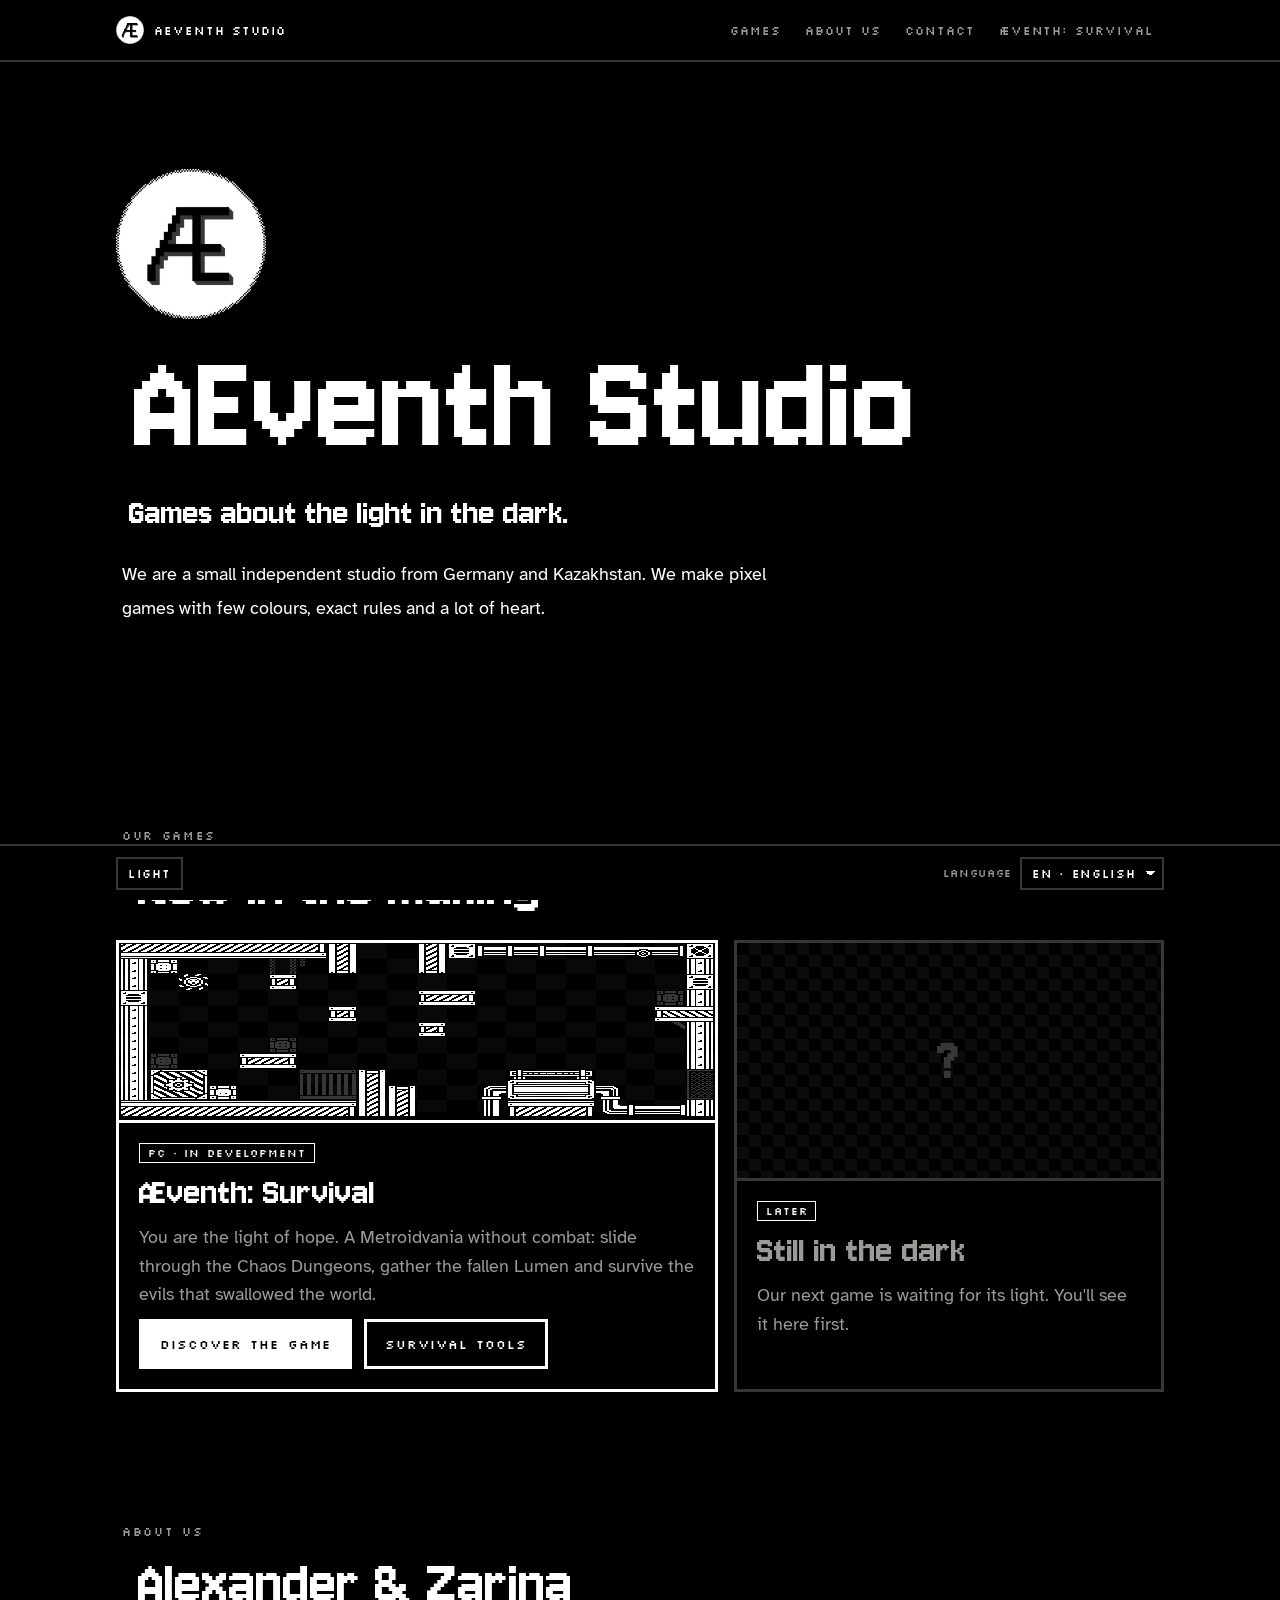
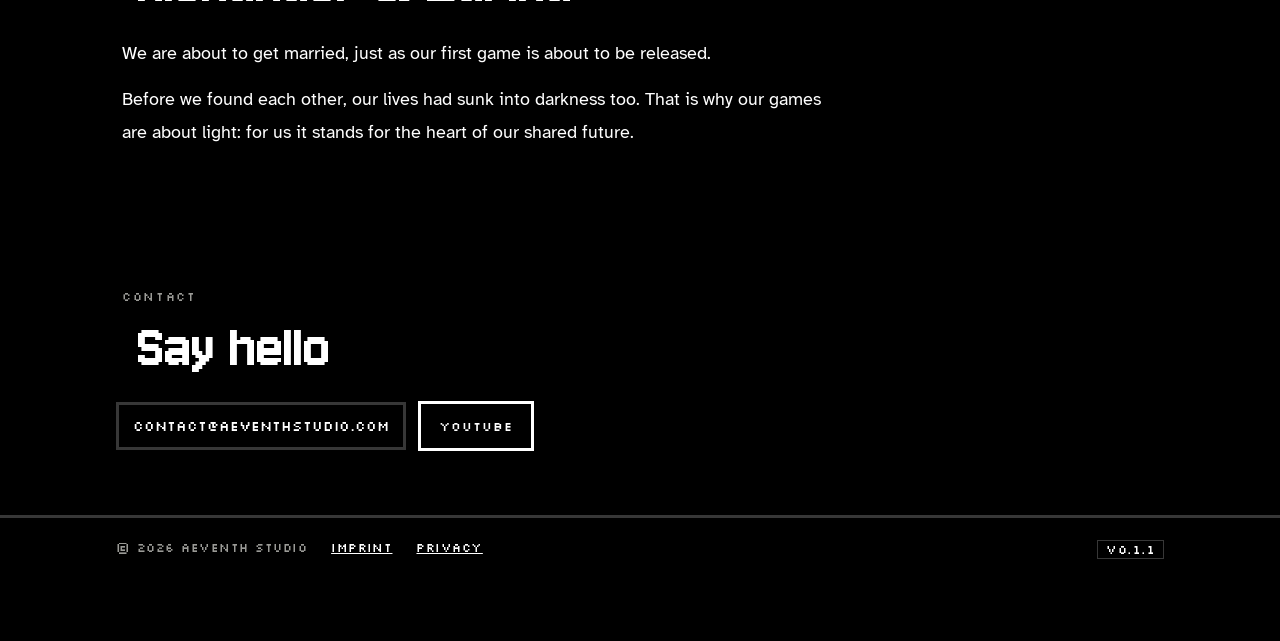
<file: index.html>
<!doctype html>
<html lang="en">
<head>
<meta charset="utf-8">
<meta name="viewport" content="width=device-width, initial-scale=1, viewport-fit=cover">
<title>AEventh Studio</title>
<meta name="description" content="AEventh Studio makes pixel games about light in the dark. Now in development: Æventh: Survival.">
<meta property="og:title" content="AEventh Studio">
<meta property="og:description" content="Pixel games about light in the dark. Now in development: Æventh: Survival.">
<meta property="og:image" content="https://aeventhstudio.com/assets/img/room_002.png">
<link rel="icon" type="image/png" href="/assets/aeventh_mark_light_v2.png">
<link rel="stylesheet" href="/assets/site.css">
<style>
.hero { min-height: min(78vh, 760px); display: grid; align-content: center; gap: 22px; padding-block: 40px 72px; }
.hero .mark { width: clamp(96px, 14vw, 150px); height: auto; }
.hero h1 { font-size: clamp(64px, 12vw, 150px); line-height: .85; }
.hero h1 .plate { padding: 0 .12em; }
.hook { font: 400 clamp(26px, 3.4vw, 38px)/1.15 var(--display); margin: 0; max-width: 36ch; }
.lede { max-width: 56ch; margin: 0; }
.lede .plate { line-height: 1.9; }
.games { display: grid; grid-template-columns: minmax(0, 1.4fr) minmax(0, 1fr); gap: 16px; }
.game { background: var(--void); border: 3px solid var(--light); display: grid; grid-template-rows: auto 1fr; min-width: 0; }
.game img { display: block; width: 100%; image-rendering: pixelated; border-bottom: 3px solid var(--light); }
.game .body { padding: 20px; display: grid; gap: 10px; align-content: start; }
.game h3 { font-size: 40px; line-height: 1; }
.game p { margin: 0; color: var(--dim); }
.chip { font: 11px var(--label); letter-spacing: .08em; border: 1px solid var(--light); padding: 2px 8px; justify-self: start; text-transform: uppercase; }
.next { border-color: var(--steel); }
.next .void { aspect-ratio: 16 / 9; background: repeating-conic-gradient(#0b0b0b 0 25%, #000 0 50%) 0 0 / 24px 24px; border-bottom: 3px solid var(--steel); display: grid; place-items: center; font: 400 64px var(--display); color: var(--steel); }
.next h3 { color: var(--dim); }
.us p { max-width: 60ch; margin: 0 0 12px; }
.us p .plate { line-height: 1.85; }
.follow { display: flex; flex-wrap: wrap; gap: 12px; align-items: center; }
@media (max-width: 760px) { .games { grid-template-columns: 1fr; } }
</style>
</head>
<body>
<canvas id="dark" aria-hidden="true"></canvas>
<header class="topbar">
  <div class="wrap top">
    <a class="studio" href="/"><img src="/assets/aeventh_mark_light_v2.png" alt="">AEventh Studio</a>
    <button class="burger" type="button" aria-expanded="false" aria-controls="menu" aria-label="Menu"><i></i><i></i><i></i></button>
    <nav class="menu" id="menu" aria-label="Main">
      <a href="#games" data-i18n="nav_games">Games</a>
      <a href="#us" data-i18n="nav_us">About us</a>
      <a href="#contact" data-i18n="nav_contact">Contact</a>
      <a href="/survival/">Æventh: Survival</a>
    </nav>
  </div>
</header>
<div class="wrap">

  <main>
    <section class="hero" aria-labelledby="t">
      <p class="tag" id="tr-note" hidden><span class="plate ph"></span></p>
      <img class="mark" src="/assets/aeventh_mark_light_v2.png" alt="AEventh Studio logo">
      <h1 id="t"><span class="plate">AEventh Studio</span></h1>
      <p class="hook"><span class="plate" data-i18n="hook">Games about the light in the dark.</span></p>
      <p class="lede"><span class="plate" data-i18n="lede">We are a small independent studio from Germany and Kazakhstan. We make pixel games with few colours, exact rules and a lot of heart.</span></p>
    </section>

    <section class="room" id="games" aria-labelledby="h-games">
      <p class="tag"><span class="plate" data-i18n="games_tag">Our games</span></p>
      <h2 id="h-games"><span class="plate" data-i18n="games_h">Now in the making</span></h2>
      <div class="games">
        <article class="game">
          <a href="/survival/"><img src="/assets/img/room_002.png" width="320" height="180" alt="Æventh: Survival – a room from the prototype"></a>
          <div class="body">
            <span class="chip" data-i18n="status">PC · in development</span>
            <h3>Æventh: Survival</h3>
            <p data-i18n="survival">You are the light of hope. A Metroidvania without combat: slide through the Chaos Dungeons, gather the fallen Lumen and survive the evils that swallowed the world.</p>
            <div class="ctas"><a class="btn primary" href="/survival/" data-i18n="discover">Discover the game</a><a class="btn" href="/survival/tools/">Survival Tools</a></div>
          </div>
        </article>
        <article class="game next" aria-label="Next game">
          <div class="void" aria-hidden="true">?</div>
          <div class="body">
            <span class="chip" data-i18n="next_chip">Later</span>
            <h3 data-i18n="next_h">Still in the dark</h3>
            <p data-i18n="next_p">Our next game is waiting for its light. You'll see it here first.</p>
          </div>
        </article>
      </div>
    </section>

    <section class="room us" id="us" aria-labelledby="h-us">
      <p class="tag"><span class="plate" data-i18n="us_tag">About us</span></p>
      <h2 id="h-us"><span class="plate" data-i18n="us_h">Alexander &amp; Zarina</span></h2>
      <p><span class="plate" data-i18n="us1">We are about to get married, just as our first game is about to be released.</span></p>
      <p><span class="plate" data-i18n="us2">Before we found each other, our lives had sunk into darkness too. That is why our games are about light: for us it stands for the heart of our shared future.</span></p>
    </section>

    <section class="room" id="contact" aria-labelledby="h-contact">
      <p class="tag"><span class="plate" data-i18n="c_tag">Contact</span></p>
      <h2 id="h-contact"><span class="plate" data-i18n="c_h">Say hello</span></h2>
      <div class="follow">
        <span class="mail">contact@aeventhstudio.com</span>
        <a class="btn" href="https://www.youtube.com/@AEventhStudio" rel="noopener">YouTube</a>
      </div>
    </section>
  </main>
</div>
<footer>
  <div class="wrap">
    <span>© 2026 AEventh Studio</span>
    <a href="/impressum/" data-i18n="imprint">Imprint</a>
    <a href="/datenschutz/" data-i18n="privacy">Privacy</a>
    <span class="ver">V0.1.1</span>
  </div>
</footer>
<div class="bottombar" role="group" aria-label="Light and language">
  <div class="wrap">
    <button type="button" id="lights" aria-pressed="false" data-i18n="lights">Light</button>
    <label class="langsel"><span data-i18n="lang">Language</span>
      <select id="lang" aria-label="Language">
        <option value="en">EN · English</option>
        <option value="de">DE · Deutsch</option>
        <option value="ru">RU · Русский</option>
        <option value="kk">KZ · Қазақша</option>
      </select>
    </label>
  </div>
</div>
<script>
window.AE_DE = { nav_home: "Startseite", nav_privacy: "Datenschutz", nav_imprint: "Impressum", lights: "Licht", lang: "Sprache", 
  nav_games: "Spiele", nav_us: "Über uns", nav_contact: "Kontakt",
  hook: "Spiele über das Licht in der Dunkelheit.",
  lede: "Wir sind ein kleines unabhängiges Studio aus Deutschland und Kasachstan. Wir machen Pixelspiele mit wenigen Farben, klaren Regeln und viel Herz.",
  games_tag: "Unsere Spiele", games_h: "Gerade in Arbeit", status: "PC · in Entwicklung",
  survival: "Du bist das Licht der Hoffnung. Ein Metroidvania ohne Kampf: Gleite durch die Chaos Dungeons, sammle die gefallenen Lumen und überlebe die Übel, die die Welt verschlungen haben.",
  discover: "Zum Spiel", next_chip: "Später", next_h: "Noch im Dunkeln", next_p: "Unser nächstes Spiel wartet noch auf sein Licht. Hier seht ihr es zuerst.",
  us_tag: "Über uns", us_h: "Alexander & Zarina",
  us1: "Wir stehen vor unserer Hochzeit, so wie unser erstes Spiel vor seiner Veröffentlichung steht.",
  us2: "Bevor wir zueinander fanden, war es auch in unserem Leben dunkel. Deshalb handeln unsere Spiele vom Licht: Es steht für das Herz unserer gemeinsamen Zukunft.",
  c_tag: "Kontakt", c_h: "Schreib uns", imprint: "Impressum", privacy: "Datenschutz"
};
</script>
<script src="/assets/site.js"></script>
</body>
</html>
</file>
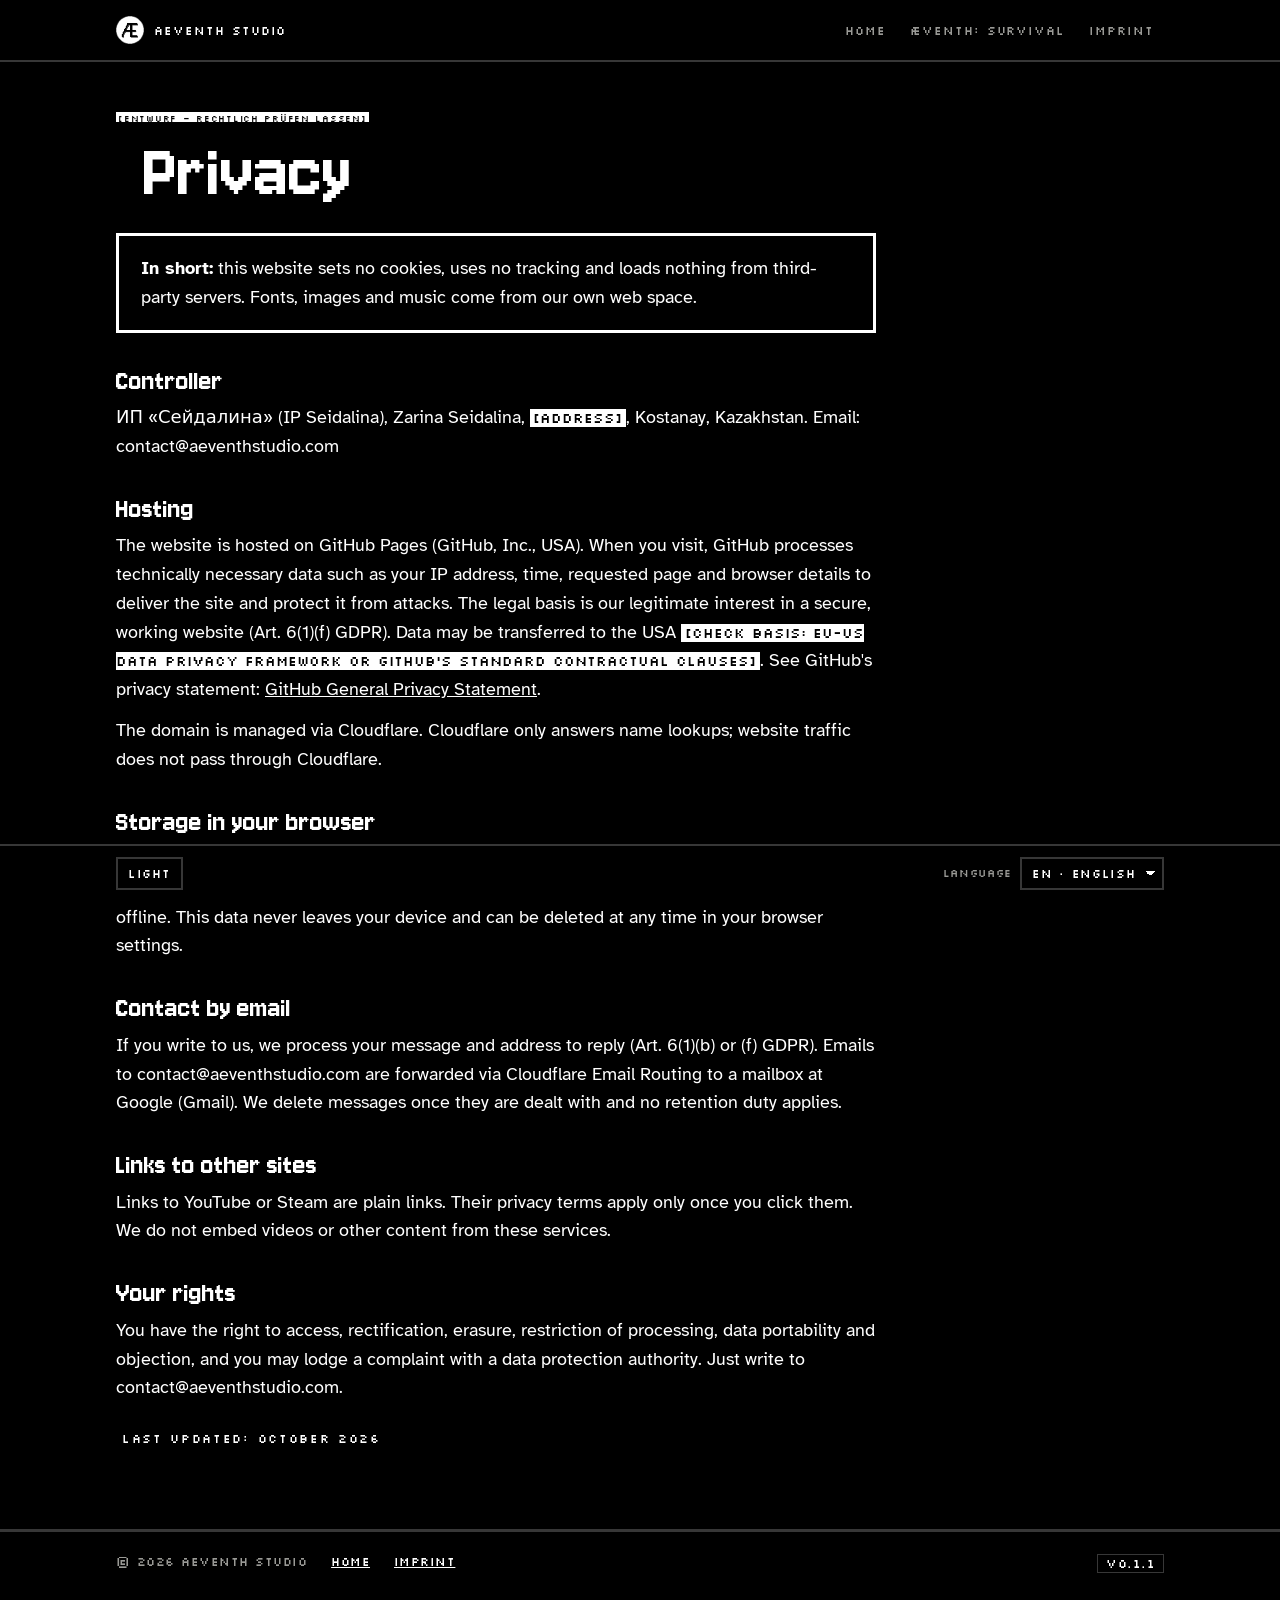
<file: datenschutz/index.html>
<!doctype html>
<html lang="de">
<head>
<meta charset="utf-8">
<meta name="viewport" content="width=device-width, initial-scale=1, viewport-fit=cover">
<title>Datenschutz – AEventh Studio</title>
<meta name="robots" content="noindex">
<link rel="icon" type="image/png" href="/assets/aeventh_mark_light_v2.png">
<link rel="stylesheet" href="/assets/site.css">
<style>
.legal { padding-block: 48px 72px; max-width: 760px; }
.legal h1 { font-size: clamp(48px, 8vw, 80px); line-height: .9; margin-bottom: 24px; }
.legal h2 { font-size: 30px; margin: 34px 0 8px; }
.legal p, .legal ul { margin: 0 0 12px; }
.legal ul { padding-left: 1.2em; }
.legal section > p, .legal li { color: var(--light); }
.short { background: var(--void); border: 3px solid var(--light); padding: 18px 22px; }
.short p { margin: 0; }
.draft { font: 12px var(--label); letter-spacing: .06em; }
</style>
</head>
<body>
<canvas id="dark" aria-hidden="true"></canvas>
<header class="topbar">
  <div class="wrap top">
    <a class="studio" href="/"><img src="/assets/aeventh_mark_light_v2.png" alt="">AEventh Studio</a>
    <button class="burger" type="button" aria-expanded="false" aria-controls="menu" aria-label="Menu"><i></i><i></i><i></i></button>
    <nav class="menu" id="menu" aria-label="Main">
      <a href="/" data-i18n="nav_home">Home</a>
      <a href="/survival/">Æventh: Survival</a>
      <a href="/impressum/" data-i18n="nav_imprint">Imprint</a>
    </nav>
  </div>
</header>
<div class="wrap">
  <main class="legal">
    <p class="tag" id="tr-note" hidden><span class="plate ph"></span></p>
    <p class="draft"><span class="ph">[Entwurf – rechtlich prüfen lassen]</span></p>

    <section data-lang-block="de" lang="de">
      <h1><span class="plate">Datenschutz</span></h1>
      <div class="short"><p><b>Kurz gesagt:</b> Diese Website setzt keine Cookies, nutzt kein Tracking und lädt keine Inhalte von fremden Servern. Schriften, Bilder und Musik kommen vom eigenen Webspace.</p></div>

      <h2>Verantwortliche</h2>
      <p>ИП «Сейдалина» (IP Seidalina), Zarina Seidalina, <span class="ph">[Anschrift]</span>, Kostanay, Kasachstan. E-Mail: contact@aeventhstudio.com</p>

      <h2>Hosting</h2>
      <p>Die Website liegt bei GitHub Pages (GitHub, Inc., USA). Beim Aufruf verarbeitet GitHub technisch notwendige Daten wie IP-Adresse, Zeitpunkt, aufgerufene Seite und Browserangaben, um die Seite auszuliefern und vor Angriffen zu schützen. Rechtsgrundlage ist unser berechtigtes Interesse an einer sicheren, funktionierenden Website (Art. 6 Abs. 1 lit. f DSGVO). Dabei können Daten in die USA übertragen werden <span class="ph">[Grundlage prüfen: EU-US Data Privacy Framework bzw. Standardvertragsklauseln von GitHub]</span>. Mehr dazu in der Datenschutzerklärung von GitHub: <a href="https://docs.github.com/site-policy/privacy-policies/github-general-privacy-statement" rel="noopener">GitHub General Privacy Statement</a>.</p>
      <p>Die Domain wird über Cloudflare verwaltet. Cloudflare beantwortet nur die Namensauflösung; der Datenverkehr der Website läuft nicht über Cloudflare.</p>

      <h2>Speicher im Browser</h2>
      <p>Die Website merkt sich Ihre Sprachauswahl im lokalen Speicher Ihres Browsers (Schlüssel <code>aeventh_lang</code>). Die Æventh Survival Tools speichern Ihre Projekte ebenfalls nur lokal in Ihrem Browser und arbeiten offline. Diese Daten verlassen Ihr Gerät nicht und lassen sich jederzeit über die Browser-Einstellungen löschen.</p>

      <h2>Kontakt per E-Mail</h2>
      <p>Wenn Sie uns schreiben, verarbeiten wir Ihre Nachricht und Ihre Adresse, um zu antworten (Art. 6 Abs. 1 lit. b bzw. f DSGVO). E-Mails an contact@aeventhstudio.com werden über Cloudflare Email Routing an ein Postfach bei Google (Gmail) weitergeleitet. Wir löschen Nachrichten, sobald sie erledigt sind und keine Aufbewahrungspflicht besteht.</p>

      <h2>Links zu anderen Seiten</h2>
      <p>Links etwa zu YouTube oder Steam sind normale Links. Erst wenn Sie darauf klicken, gelten die Datenschutzbestimmungen des jeweiligen Anbieters. Wir binden keine Videos oder Inhalte dieser Dienste ein.</p>

      <h2>Ihre Rechte</h2>
      <p>Sie haben das Recht auf Auskunft, Berichtigung, Löschung, Einschränkung der Verarbeitung, Datenübertragbarkeit und Widerspruch. Außerdem können Sie sich bei einer Datenschutz-Aufsichtsbehörde beschweren. Schreiben Sie uns dafür einfach an contact@aeventhstudio.com.</p>

      <p class="tag" style="margin-top:28px"><span class="plate">Stand: Oktober 2026</span></p>
    </section>

    <section data-lang-block="en" lang="en" hidden>
      <h1><span class="plate">Privacy</span></h1>
      <div class="short"><p><b>In short:</b> this website sets no cookies, uses no tracking and loads nothing from third-party servers. Fonts, images and music come from our own web space.</p></div>

      <h2>Controller</h2>
      <p>ИП «Сейдалина» (IP Seidalina), Zarina Seidalina, <span class="ph">[address]</span>, Kostanay, Kazakhstan. Email: contact@aeventhstudio.com</p>

      <h2>Hosting</h2>
      <p>The website is hosted on GitHub Pages (GitHub, Inc., USA). When you visit, GitHub processes technically necessary data such as your IP address, time, requested page and browser details to deliver the site and protect it from attacks. The legal basis is our legitimate interest in a secure, working website (Art. 6(1)(f) GDPR). Data may be transferred to the USA <span class="ph">[check basis: EU-US Data Privacy Framework or GitHub's standard contractual clauses]</span>. See GitHub's privacy statement: <a href="https://docs.github.com/site-policy/privacy-policies/github-general-privacy-statement" rel="noopener">GitHub General Privacy Statement</a>.</p>
      <p>The domain is managed via Cloudflare. Cloudflare only answers name lookups; website traffic does not pass through Cloudflare.</p>

      <h2>Storage in your browser</h2>
      <p>The website remembers your language choice in your browser's local storage (key <code>aeventh_lang</code>). Æventh Survival Tools also keeps your projects only in your browser and works offline. This data never leaves your device and can be deleted at any time in your browser settings.</p>

      <h2>Contact by email</h2>
      <p>If you write to us, we process your message and address to reply (Art. 6(1)(b) or (f) GDPR). Emails to contact@aeventhstudio.com are forwarded via Cloudflare Email Routing to a mailbox at Google (Gmail). We delete messages once they are dealt with and no retention duty applies.</p>

      <h2>Links to other sites</h2>
      <p>Links to YouTube or Steam are plain links. Their privacy terms apply only once you click them. We do not embed videos or other content from these services.</p>

      <h2>Your rights</h2>
      <p>You have the right to access, rectification, erasure, restriction of processing, data portability and objection, and you may lodge a complaint with a data protection authority. Just write to contact@aeventhstudio.com.</p>

      <p class="tag" style="margin-top:28px"><span class="plate">Last updated: October 2026</span></p>
    </section>
  </main>
</div>
<footer>
  <div class="wrap">
    <span>© 2026 AEventh Studio</span>
    <a href="/" data-i18n="home">Home</a>
    <a href="/impressum/" data-i18n="imprint">Imprint</a>
    <span class="ver">V0.1.1</span>
  </div>
</footer>
<div class="bottombar" role="group" aria-label="Light and language">
  <div class="wrap">
    <button type="button" id="lights" aria-pressed="false" data-i18n="lights">Light</button>
    <label class="langsel"><span data-i18n="lang">Language</span>
      <select id="lang" aria-label="Language">
        <option value="en">EN · English</option>
        <option value="de">DE · Deutsch</option>
        <option value="ru">RU · Русский</option>
        <option value="kk">KZ · Қазақша</option>
      </select>
    </label>
  </div>
</div>
<script>window.AE_DE = { nav_home: "Startseite", nav_privacy: "Datenschutz", nav_imprint: "Impressum", lights: "Licht", lang: "Sprache",  home: "Startseite", imprint: "Impressum" };</script>
<script src="/assets/site.js"></script>
</body>
</html>
</file>
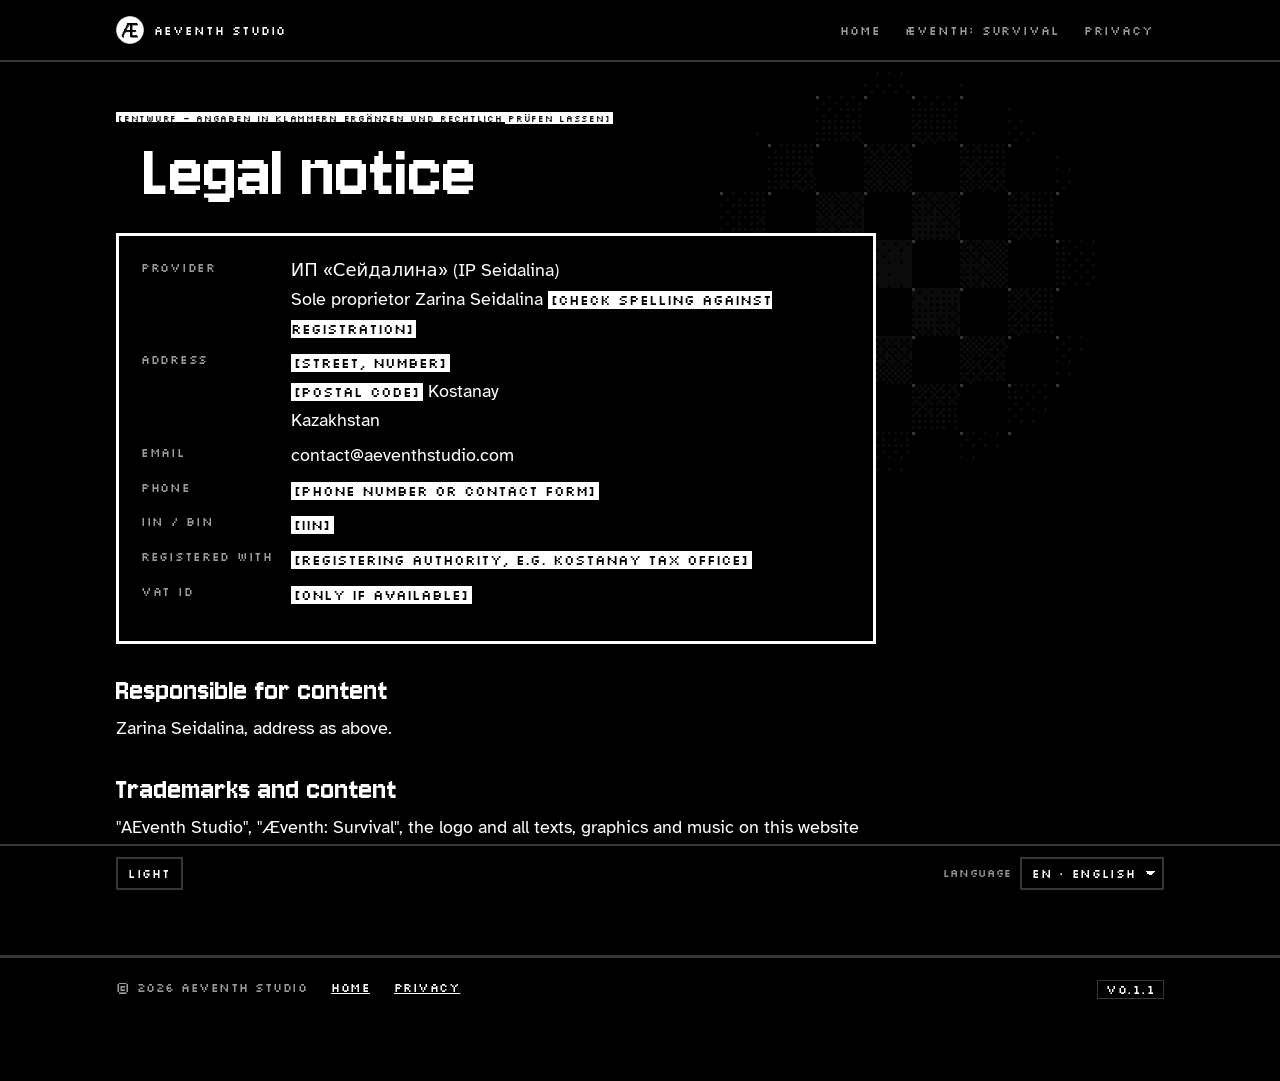
<file: impressum/index.html>
<!doctype html>
<html lang="de">
<head>
<meta charset="utf-8">
<meta name="viewport" content="width=device-width, initial-scale=1, viewport-fit=cover">
<title>Impressum – AEventh Studio</title>
<meta name="robots" content="noindex">
<link rel="icon" type="image/png" href="/assets/aeventh_mark_light_v2.png">
<link rel="stylesheet" href="/assets/site.css">
<style>
.legal { padding-block: 48px 72px; max-width: 760px; }
.legal h1 { font-size: clamp(48px, 8vw, 80px); line-height: .9; margin-bottom: 24px; }
.legal h2 { font-size: 32px; margin: 32px 0 8px; }
.legal p, .legal dl { margin: 0 0 12px; }
.card { background: var(--void); border: 3px solid var(--light); padding: 20px 22px; }
dl { display: grid; grid-template-columns: max-content 1fr; gap: 6px 18px; }
dt { font: 12px var(--label); letter-spacing: .06em; color: var(--dim); text-transform: uppercase; padding-top: 4px; }
dd { margin: 0; }
.draft { font: 12px var(--label); letter-spacing: .06em; }
@media (max-width: 560px) { dl { grid-template-columns: 1fr; } dt { padding-top: 10px; } }
</style>
</head>
<body>
<canvas id="dark" aria-hidden="true"></canvas>
<header class="topbar">
  <div class="wrap top">
    <a class="studio" href="/"><img src="/assets/aeventh_mark_light_v2.png" alt="">AEventh Studio</a>
    <button class="burger" type="button" aria-expanded="false" aria-controls="menu" aria-label="Menu"><i></i><i></i><i></i></button>
    <nav class="menu" id="menu" aria-label="Main">
      <a href="/" data-i18n="nav_home">Home</a>
      <a href="/survival/">Æventh: Survival</a>
      <a href="/datenschutz/" data-i18n="nav_privacy">Privacy</a>
    </nav>
  </div>
</header>
<div class="wrap">
  <main class="legal">
    <p class="tag" id="tr-note" hidden><span class="plate ph"></span></p>
    <p class="draft"><span class="ph">[Entwurf – Angaben in Klammern ergänzen und rechtlich prüfen lassen]</span></p>

    <section data-lang-block="de" lang="de">
      <h1><span class="plate">Impressum</span></h1>
      <div class="card">
        <dl>
          <dt>Anbieterin</dt><dd>ИП «Сейдалина» (IP Seidalina)<br>Einzelunternehmerin Zarina Seidalina <span class="ph">[Schreibweise laut Registrierung prüfen]</span></dd>
          <dt>Anschrift</dt><dd><span class="ph">[Straße, Hausnummer]</span><br><span class="ph">[Postleitzahl]</span> Kostanay<br>Kasachstan</dd>
          <dt>E-Mail</dt><dd>contact@aeventhstudio.com</dd>
          <dt>Telefon</dt><dd><span class="ph">[Telefonnummer oder Kontaktformular]</span></dd>
          <dt>ИИН / БИН</dt><dd><span class="ph">[ИИН]</span></dd>
          <dt>Registriert bei</dt><dd><span class="ph">[Registrierende Stelle, z. B. Steuerbehörde Kostanay]</span></dd>
          <dt>USt-ID</dt><dd><span class="ph">[nur falls vorhanden]</span></dd>
        </dl>
      </div>
      <h2>Verantwortlich für den Inhalt</h2>
      <p>Zarina Seidalina, Anschrift wie oben.</p>
      <h2>Marken und Inhalte</h2>
      <p>„AEventh Studio“, „Æventh: Survival“, das Logo sowie alle Texte, Grafiken und Musik auf dieser Website sind Werke von AEventh Studio. Die verwendeten Schriften stehen unter der SIL Open Font License.</p>
    </section>

    <section data-lang-block="en" lang="en" hidden>
      <h1><span class="plate">Legal notice</span></h1>
      <div class="card">
        <dl>
          <dt>Provider</dt><dd>ИП «Сейдалина» (IP Seidalina)<br>Sole proprietor Zarina Seidalina <span class="ph">[check spelling against registration]</span></dd>
          <dt>Address</dt><dd><span class="ph">[Street, number]</span><br><span class="ph">[Postal code]</span> Kostanay<br>Kazakhstan</dd>
          <dt>Email</dt><dd>contact@aeventhstudio.com</dd>
          <dt>Phone</dt><dd><span class="ph">[Phone number or contact form]</span></dd>
          <dt>IIN / BIN</dt><dd><span class="ph">[IIN]</span></dd>
          <dt>Registered with</dt><dd><span class="ph">[Registering authority, e.g. Kostanay tax office]</span></dd>
          <dt>VAT ID</dt><dd><span class="ph">[only if available]</span></dd>
        </dl>
      </div>
      <h2>Responsible for content</h2>
      <p>Zarina Seidalina, address as above.</p>
      <h2>Trademarks and content</h2>
      <p>"AEventh Studio", "Æventh: Survival", the logo and all texts, graphics and music on this website are works of AEventh Studio. The fonts used are licensed under the SIL Open Font License.</p>
    </section>
  </main>
</div>
<footer>
  <div class="wrap">
    <span>© 2026 AEventh Studio</span>
    <a href="/" data-i18n="home">Home</a>
    <a href="/datenschutz/" data-i18n="privacy">Privacy</a>
    <span class="ver">V0.1.1</span>
  </div>
</footer>
<div class="bottombar" role="group" aria-label="Light and language">
  <div class="wrap">
    <button type="button" id="lights" aria-pressed="false" data-i18n="lights">Light</button>
    <label class="langsel"><span data-i18n="lang">Language</span>
      <select id="lang" aria-label="Language">
        <option value="en">EN · English</option>
        <option value="de">DE · Deutsch</option>
        <option value="ru">RU · Русский</option>
        <option value="kk">KZ · Қазақша</option>
      </select>
    </label>
  </div>
</div>
<script>window.AE_DE = { nav_home: "Startseite", nav_privacy: "Datenschutz", nav_imprint: "Impressum", lights: "Licht", lang: "Sprache",  home: "Startseite", privacy: "Datenschutz" };</script>
<script src="/assets/site.js"></script>
</body>
</html>
</file>
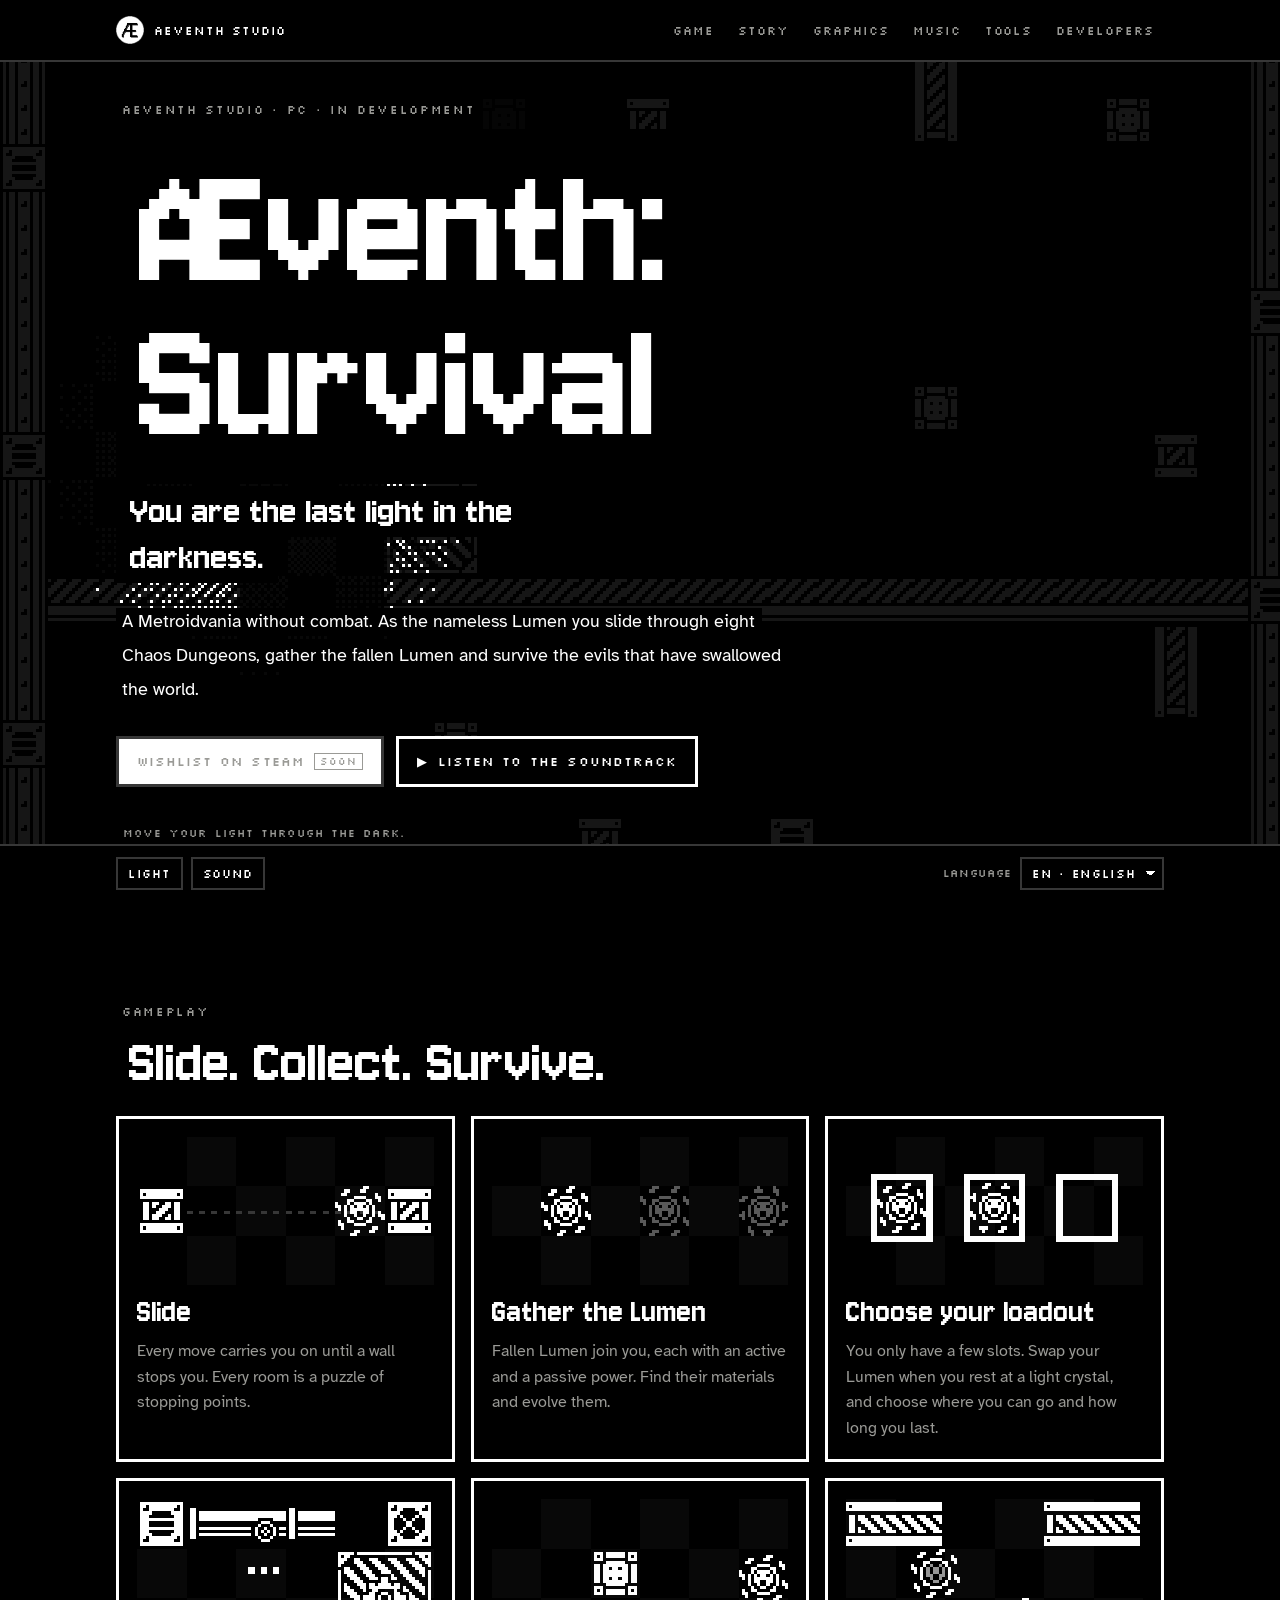
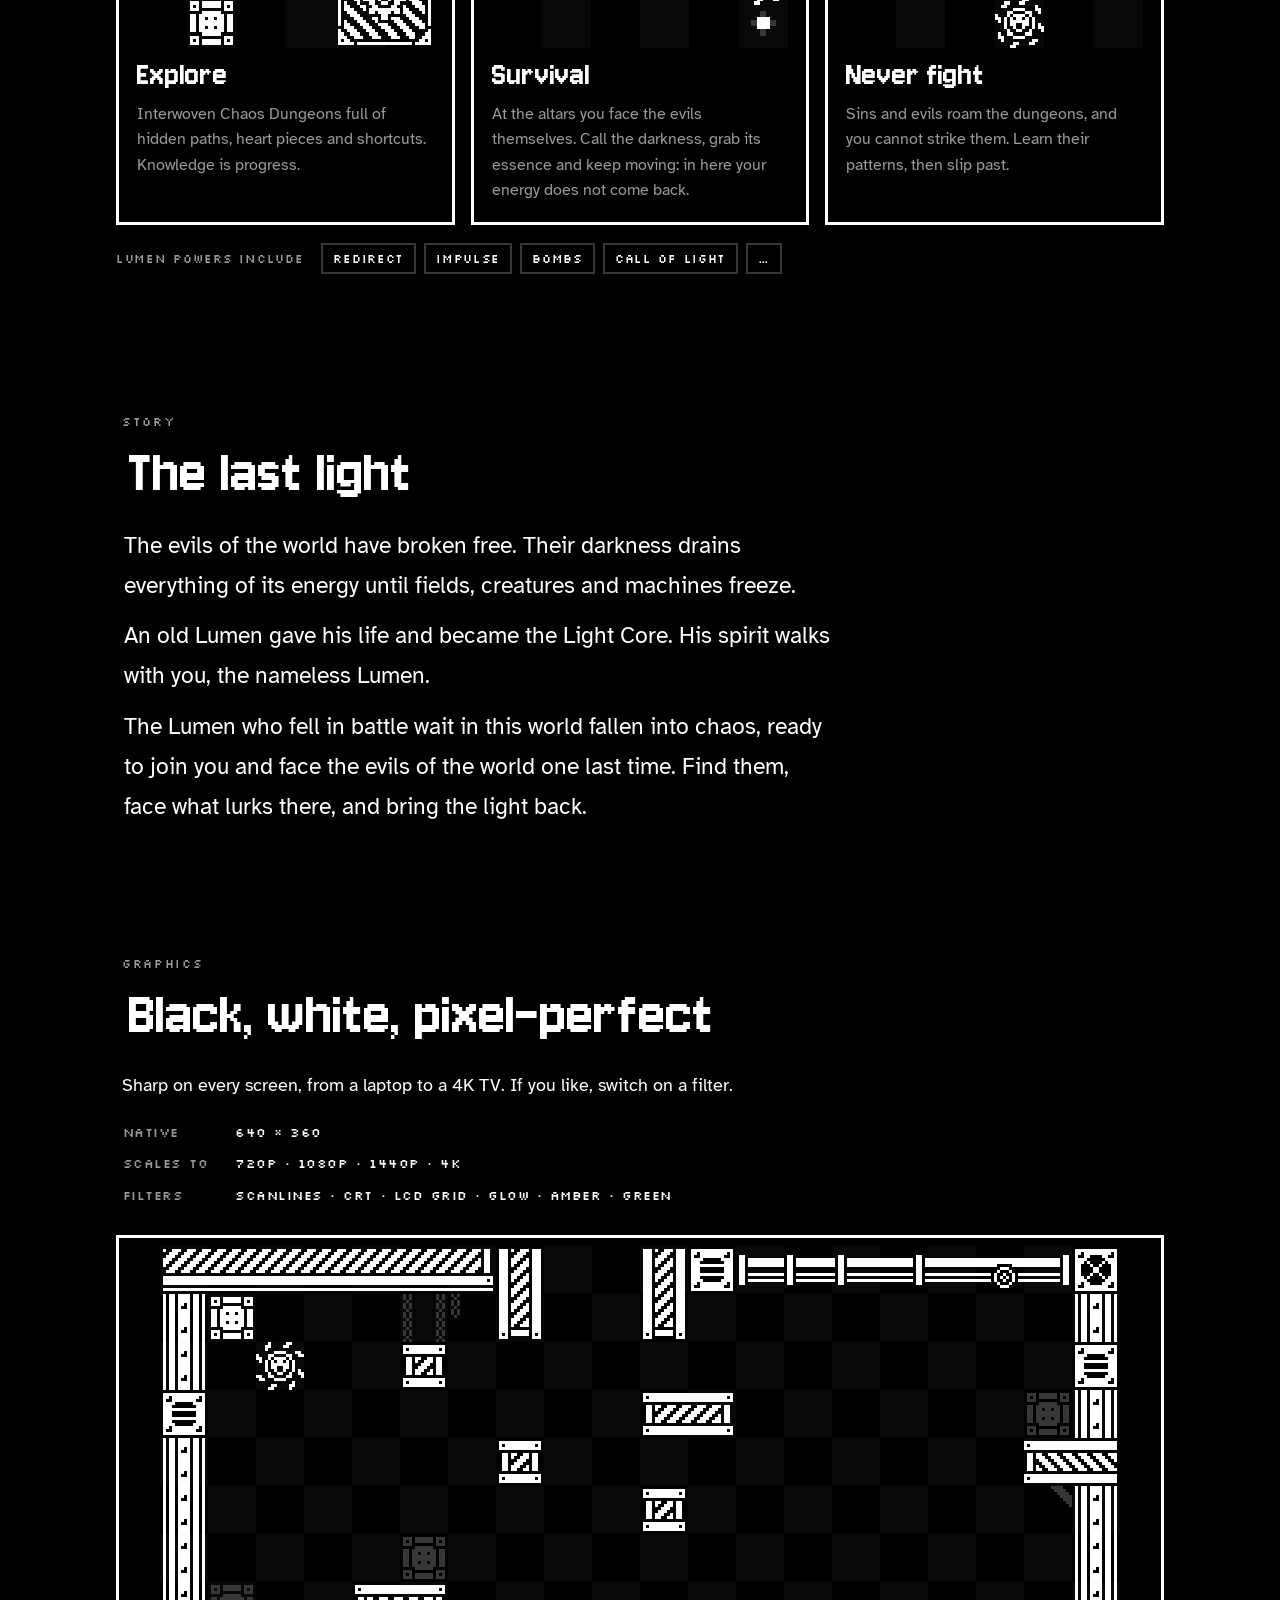
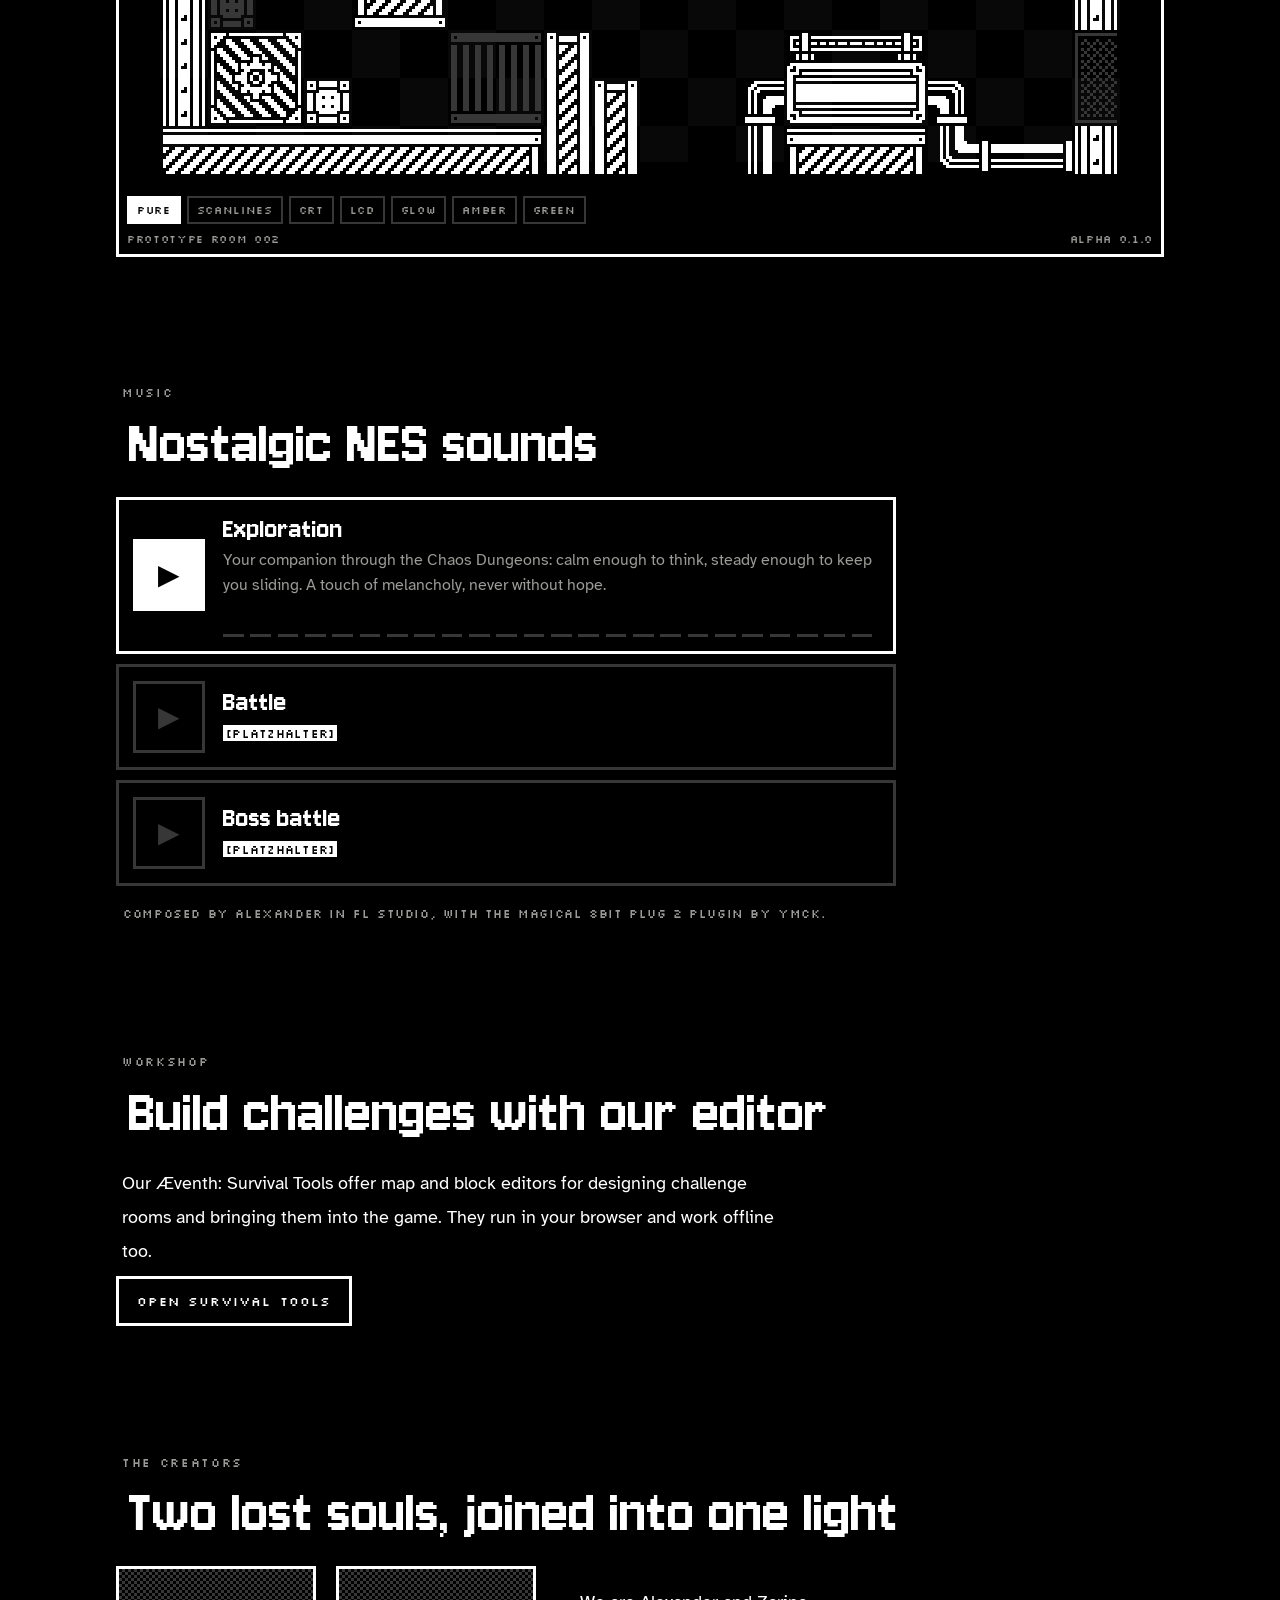
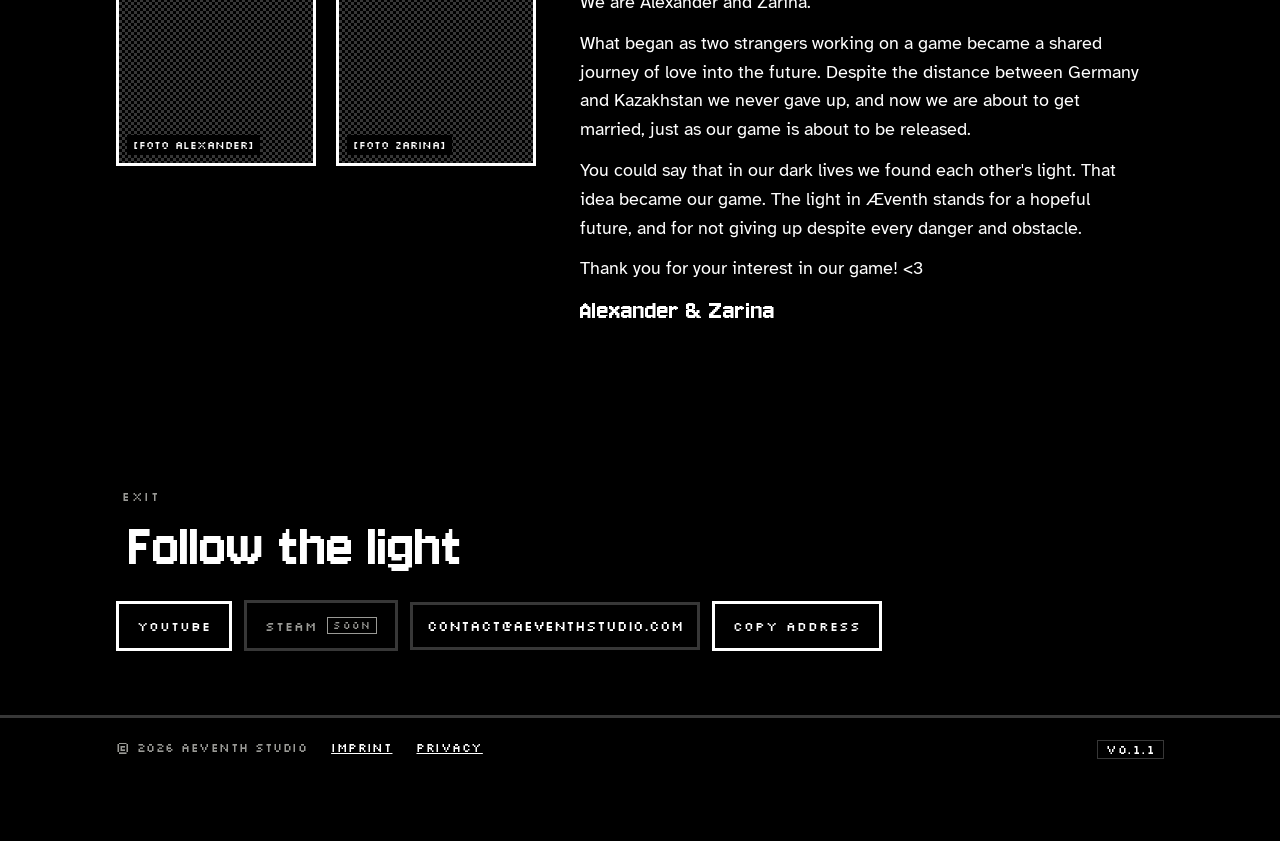
<file: survival/index.html>
<!doctype html>
<html lang="en">
<head>
<meta charset="utf-8">
<meta name="viewport" content="width=device-width, initial-scale=1, viewport-fit=cover">
<title>Æventh: Survival</title>
<meta name="description" content="You are the last light in the darkness. A Metroidvania without combat by AEventh Studio.">
<meta property="og:title" content="Æventh: Survival">
<meta property="og:description" content="You are the last light in the darkness. A Metroidvania without combat by AEventh Studio.">
<meta property="og:image" content="https://aeventhstudio.com/survival/assets/img/room_002.png">
<link rel="icon" type="image/png" href="assets/img/aeventh_mark_light_v2.png">
<meta name="claude:viewport-fit-sides" content="cover">
<style>
/* Layout: the page is a Chaos Dungeon. A fixed canvas holds a world built from the game's own tiles,
   hidden in darkness; the visitor's light reveals it. Content sits on black "plates" like in-game text.
   Two sticky bars (menu on top, light/sound/language at the bottom) frame the page. */
@font-face { font-family: "Jersey 10"; src: url("assets/fonts/jersey-10-latin-400-normal.woff2") format("woff2"); font-display: swap; }
@font-face { font-family: "Silkscreen"; src: url("assets/fonts/silkscreen-latin-400-normal.woff2") format("woff2"); font-display: swap; }
@font-face { font-family: "Atkinson Hyperlegible"; src: url("assets/fonts/atkinson-hyperlegible-latin-400-normal.woff2") format("woff2"); font-weight: 400; font-display: swap; }
@font-face { font-family: "Atkinson Hyperlegible"; src: url("assets/fonts/atkinson-hyperlegible-latin-700-normal.woff2") format("woff2"); font-weight: 700; font-display: swap; }
:root {
  --void: #000000;      /* darkness */
  --floor: #080808;     /* the checker floor of every room */
  --steel: #373737;     /* the game's only grey */
  --dim: #9a9a96;       /* secondary text */
  --light: #ffffff;     /* Lumen light */
  --display: "Jersey 10", "Silkscreen", ui-monospace, monospace;
  --label: "Silkscreen", ui-monospace, "SFMono-Regular", monospace;
  --body: "Atkinson Hyperlegible", system-ui, -apple-system, "Segoe UI", sans-serif;
  --bar: 54px;
  color-scheme: dark;
}
* { box-sizing: border-box; }
html { background: var(--void); scroll-padding-top: 72px; }
body { margin: 0; background: var(--void); color: var(--light); font: 18px/1.6 var(--body); -webkit-font-smoothing: antialiased; overflow-x: hidden; padding-bottom: calc(var(--bar) + env(safe-area-inset-bottom, 0px)); }
a { color: var(--light); }
:focus-visible { outline: 2px dashed var(--light); outline-offset: 4px; }
::selection { background: var(--light); color: var(--void); }
body::before { content: ""; position: fixed; inset: 0 0 auto; height: env(safe-area-inset-top, 0px); background: var(--void); z-index: 10; }

#world, #fx { position: fixed; left: 0; top: 0; image-rendering: pixelated; image-rendering: crisp-edges; z-index: 0; pointer-events: none; }
#fx { z-index: 4; }
.wrap { position: relative; z-index: 1; max-width: 1080px; margin: 0 auto;
  padding-left: max(16px, env(safe-area-inset-left, 0px)); padding-right: max(16px, env(safe-area-inset-right, 0px)); }

.plate { background: var(--void); display: inline; box-decoration-break: clone; -webkit-box-decoration-break: clone; padding: .1em .35em; }
.ph { color: var(--void); background: var(--light); padding: 0 .25em; font-family: var(--label); font-size: .78em; letter-spacing: .02em; }

/* top bar: sticky, dark, burger on small screens */
.topbar { position: sticky; top: env(safe-area-inset-top, 0px); z-index: 8; background: var(--void); border-bottom: 2px solid var(--steel); }
.top { display: flex; align-items: center; gap: 16px; min-height: 60px; }
.studio { display: flex; align-items: center; gap: 10px; text-decoration: none; font: 12px var(--label); letter-spacing: .08em; }
.studio img { width: 28px; height: 28px; }
.menu { margin-left: auto; display: flex; gap: 4px; }
.menu a { font: 12px var(--label); letter-spacing: .08em; text-transform: uppercase; color: var(--dim); text-decoration: none; padding: 8px 10px; }
.menu a:hover, .menu a[aria-current="true"] { color: var(--void); background: var(--light); }
.burger { display: none; margin-left: auto; background: var(--void); border: 2px solid var(--steel); width: 44px; height: 40px; cursor: pointer; padding: 0; }
.burger i { display: block; width: 20px; height: 2px; background: var(--light); margin: 4px auto; }

/* bottom bar: light, sound, language */
.bottombar { position: fixed; left: 0; right: 0; bottom: 0; z-index: 8; background: var(--void); border-top: 2px solid var(--steel);
  padding-bottom: env(safe-area-inset-bottom, 0px); }
.bottombar .wrap { display: flex; align-items: center; gap: 8px; min-height: var(--bar); }
.bottombar button, .bottombar select { background: var(--void); border: 2px solid var(--steel); color: var(--light); font: 12px var(--label); letter-spacing: .06em; text-transform: uppercase; padding: 7px 10px; cursor: pointer; }
.bottombar button[aria-pressed="true"] { background: var(--light); color: var(--void); border-color: var(--light); }
.bottombar .langsel { margin-left: auto; display: flex; align-items: center; gap: 8px; font: 11px var(--label); color: var(--dim); letter-spacing: .06em; }
.bottombar select { appearance: none; -webkit-appearance: none; padding-right: 26px; background-image: linear-gradient(45deg, transparent 50%, var(--light) 50%), linear-gradient(135deg, var(--light) 50%, transparent 50%); background-position: right 12px center, right 7px center; background-size: 5px 5px; background-repeat: no-repeat; }

/* rooms */
.room { position: relative; padding-block: 64px; }
.tag { font: 12px var(--label); letter-spacing: .14em; text-transform: uppercase; color: var(--dim); margin: 0 0 14px; }
.tag .plate { padding: .3em .5em; }
h1, h2, h3 { font-family: var(--display); font-weight: 400; margin: 0; text-wrap: balance; }
h2 { font-size: clamp(40px, 6vw, 64px); line-height: .95; margin-bottom: 22px; }
h2 .plate { padding: 0 .2em; }
.lede { max-width: 56ch; margin: 0; color: var(--light); }
.lede .plate { line-height: 1.9; }

/* hero */
.hero { min-height: min(80vh, 860px); display: grid; align-content: center; gap: 22px; padding-block: 40px 88px; }
.hero h1 { font-size: clamp(76px, 15vw, 188px); line-height: .82; letter-spacing: -.01em; }
.hero h1 .plate { padding: 0 .12em; }
.hero h1 .sub { display: block; }
.hook { font: 400 clamp(26px, 3.6vw, 40px)/1.15 var(--display); margin: 6px 0 0; max-width: 32ch; }
.ctas { display: flex; flex-wrap: wrap; gap: 12px; margin-top: 8px; }
.btn { display: inline-flex; align-items: center; gap: 10px; font: 13px var(--label); letter-spacing: .08em; text-transform: uppercase; padding: 14px 18px; text-decoration: none; border: 3px solid var(--light); background: var(--void); color: var(--light); cursor: pointer; }
.btn.primary { background: var(--light); color: var(--void); }
.btn[aria-disabled="true"] { border-color: var(--steel); color: var(--dim); cursor: default; }
.btn .soon { font-size: 10px; border: 1px solid currentColor; padding: 1px 5px; }
.hint { font: 11px var(--label); letter-spacing: .1em; color: var(--dim); margin-top: 18px; }
.hint .plate { padding: .4em .6em; }

/* gameplay cards */
.rules { display: grid; grid-template-columns: repeat(auto-fit, minmax(290px, 1fr)); gap: 16px; }
.rule { background: var(--void); border: 3px solid var(--light); padding: 18px; display: grid; gap: 10px; align-content: start; min-width: 0; }
.rule canvas { width: 100%; aspect-ratio: 2 / 1; image-rendering: pixelated; background: var(--floor); }
.rule h3 { font-size: 34px; line-height: 1; }
.rule p { margin: 0; color: var(--dim); font-size: 16px; }
.powers { display: flex; flex-wrap: wrap; gap: 8px; margin-top: 18px; font: 12px var(--label); letter-spacing: .06em; align-items: center; }
.powers span { background: var(--void); border: 2px solid var(--steel); padding: 6px 10px; }
.powers .lbl { border: 0; color: var(--dim); padding-left: 0; }

/* story */
.story { max-width: 720px; display: grid; gap: 10px; }
.story p { margin: 0; font-size: clamp(19px, 2.1vw, 23px); }
.story p .plate { line-height: 1.75; }

/* graphics: screenshot at whole-number scale, with live filter preview */
.split { display: grid; grid-template-columns: minmax(0, 1fr); gap: 28px; }
.split .specs { max-width: 720px; }
.screen { border: 3px solid var(--light); background: var(--void); padding: 8px; margin: 0; min-width: 0; }
.shotbox { position: relative; margin: 0 auto; overflow: hidden; }
.shotbox img { display: block; width: 100%; height: 100%; image-rendering: pixelated; image-rendering: crisp-edges; }
.shotbox::after { content: ""; position: absolute; inset: 0; pointer-events: none; }
.f-scan .shotbox::after { background: repeating-linear-gradient(to bottom, transparent 0, transparent calc(var(--n) * 1px - 1px), rgba(0,0,0,.55) calc(var(--n) * 1px - 1px), rgba(0,0,0,.55) calc(var(--n) * 1px)); }
.f-crt .shotbox { border-radius: 14px / 18px; }
.f-crt .shotbox img { filter: brightness(1.12) contrast(1.05) blur(.35px); }
.f-crt .shotbox::after { background: repeating-linear-gradient(to bottom, transparent 0, transparent calc(var(--n) * 1px - 1px), rgba(0,0,0,.45) calc(var(--n) * 1px - 1px), rgba(0,0,0,.45) calc(var(--n) * 1px)), radial-gradient(ellipse at center, transparent 55%, rgba(0,0,0,.65) 100%); }
.f-lcd .shotbox::after { background: repeating-linear-gradient(to right, transparent 0, transparent calc(var(--n) * 1px - 1px), rgba(0,0,0,.4) calc(var(--n) * 1px - 1px), rgba(0,0,0,.4) calc(var(--n) * 1px)), repeating-linear-gradient(to bottom, transparent 0, transparent calc(var(--n) * 1px - 1px), rgba(0,0,0,.4) calc(var(--n) * 1px - 1px), rgba(0,0,0,.4) calc(var(--n) * 1px)); }
.f-glow .shotbox img { filter: drop-shadow(0 0 3px rgba(255,255,255,.75)) brightness(1.05); }
.f-amber .shotbox::after { background: #ffb000; mix-blend-mode: multiply; }
.f-green .shotbox::after { background: #9bd65a; mix-blend-mode: multiply; }
.filters { display: flex; flex-wrap: wrap; gap: 6px; padding-top: 10px; }
.filters button { background: var(--void); border: 2px solid var(--steel); color: var(--dim); font: 11px var(--label); letter-spacing: .06em; text-transform: uppercase; padding: 5px 8px; cursor: pointer; }
.filters button[aria-pressed="true"] { background: var(--light); color: var(--void); border-color: var(--light); }
.screen figcaption { font: 11px var(--label); color: var(--dim); letter-spacing: .06em; padding-top: 8px; display: flex; justify-content: space-between; gap: 10px; flex-wrap: wrap; }
.specs { margin: 18px 0 0; display: grid; grid-template-columns: max-content 1fr; gap: 8px 14px; font: 13px var(--label); letter-spacing: .04em; }
.specs dt { color: var(--dim); }
.specs dt, .specs dd { margin: 0; background: var(--void); padding: .3em .5em; }

/* music */
.tracks { display: grid; gap: 10px; max-width: 780px; }
.track { display: grid; grid-template-columns: 72px minmax(0, 1fr); gap: 18px; align-items: center; background: var(--void); border: 3px solid var(--light); padding: 14px; }
.track.later { border-color: var(--steel); }
.play { width: 72px; height: 72px; border: 3px solid var(--light); background: var(--light); color: var(--void); font: 28px var(--display); cursor: pointer; }
.play[aria-pressed="true"] { background: var(--void); color: var(--light); }
.play[disabled] { background: var(--void); border-color: var(--steel); color: var(--steel); cursor: default; }
.track b { font: 400 30px/1 var(--display); display: block; margin-bottom: 4px; }
.track p { margin: 0; color: var(--dim); font-size: 16px; }
#bars { width: 100%; height: 30px; image-rendering: pixelated; margin-top: 8px; display: block; }
.credits { font: 12px var(--label); letter-spacing: .05em; color: var(--dim); margin: 16px 0 0; }
.credits .plate { padding: .4em .6em; line-height: 2; }

/* makers */
.makers { display: grid; grid-template-columns: repeat(2, minmax(0, 200px)) minmax(0, 1fr); gap: 20px; align-items: start; }
.photo { aspect-ratio: 1; border: 3px solid var(--light); background: repeating-conic-gradient(var(--steel) 0 25%, var(--void) 0 50%) 0 0 / 6px 6px; display: grid; place-items: end start; padding: 8px; font: 11px var(--label); }
.photo span { background: var(--void); padding: 3px 6px; }
.block { background: var(--void); padding: 22px 24px; }
.block p { margin: 0 0 12px; }
.sign { font: 400 28px var(--display); margin-top: 6px !important; }

.follow { display: flex; flex-wrap: wrap; gap: 12px; align-items: center; }
.mail { font: 14px var(--label); background: var(--void); padding: 12px 14px; border: 3px solid var(--steel); user-select: all; }

footer { position: relative; z-index: 1; border-top: 3px solid var(--steel); background: var(--void); }
footer .wrap { display: flex; flex-wrap: wrap; gap: 10px 24px; padding-block: 22px 28px; font: 12px var(--label); color: var(--dim); letter-spacing: .04em; }
footer .ver { margin-left: auto; border: 1px solid var(--steel); padding: 1px 8px; color: var(--light); }

@media (max-width: 860px) {
  .burger { display: block; }
  .menu { display: none; position: absolute; left: 0; right: 0; top: 100%; flex-direction: column; gap: 0; background: var(--void); border-bottom: 2px solid var(--steel);
    padding: 8px max(16px, env(safe-area-inset-right, 0px)) 12px max(16px, env(safe-area-inset-left, 0px)); }
  .menu.open { display: flex; }
  .menu a { padding: 12px 8px; font-size: 14px; border-top: 1px solid #1a1a1a; }
}
@media (max-width: 760px) {
  :root { --px: 2px; }
  .split, .makers { grid-template-columns: 1fr; }
  .makers .photo { max-width: 200px; }
  footer .ver { margin-left: 0; }
  .bottombar .langsel span { display: none; }
}
</style>
</head>
<body>
<canvas id="world" aria-hidden="true"></canvas>
<canvas id="fx" aria-hidden="true"></canvas>

<header class="topbar">
  <div class="wrap top">
    <a class="studio" href="/"><img src="assets/img/aeventh_mark_light_v2.png" alt="">AEventh Studio</a>
    <button class="burger" type="button" aria-expanded="false" aria-controls="menu" aria-label="Menu"><i></i><i></i><i></i></button>
    <nav class="menu" id="menu" aria-label="Main">
      <a href="#game">Game</a>
      <a href="#story">Story</a>
      <a href="#look" data-i18n="nav_look">Graphics</a>
      <a href="#sound" data-i18n="nav_sound">Music</a>
      <a href="#tools-room">Tools</a>
      <a href="#makers" data-i18n="nav_makers">Developers</a>
    </nav>
  </div>
</header>

<div class="wrap">
  <main>
    <section class="hero" aria-labelledby="t">
      <p class="tag" id="tr-note" hidden><span class="plate ph"></span></p>
      <p class="tag"><span class="plate" data-i18n="eyebrow">AEventh Studio · PC · in development</span></p>
      <h1 id="t"><span class="plate">Æventh:</span><span class="sub"><span class="plate">Survival</span></span></h1>
      <p class="hook"><span class="plate" data-i18n="hook">You are the last light in the darkness.</span></p>
      <p class="lede"><span class="plate" data-i18n="lede">A Metroidvania without combat. As the nameless Lumen you slide through eight Chaos Dungeons, gather the fallen Lumen and survive the evils that have swallowed the world.</span></p>
      <div class="ctas">
        <span class="btn primary" aria-disabled="true"><span data-i18n="wishlist">Wishlist on Steam</span> <span class="soon" data-i18n="soon">soon</span></span>
        <button class="btn" type="button" id="listen"><span aria-hidden="true">▶</span> <span data-i18n="listen">Listen to the soundtrack</span></button>
      </div>
      <p class="hint" id="hintp"><span class="plate" data-i18n="hint">Move your light through the dark.</span></p>
    </section>

    <section class="room" id="game" aria-labelledby="h-game">
      <p class="tag"><span class="plate" data-i18n="r1_tag">Gameplay</span></p>
      <h2 id="h-game"><span class="plate" data-i18n="r1_h">Slide. Collect. Survive.</span></h2>
      <div class="rules">
        <article class="rule"><canvas width="96" height="48" data-demo="slide"></canvas><h3 data-i18n="p1_h">Slide</h3><p data-i18n="p1_t">Every move carries you on until a wall stops you. Every room is a puzzle of stopping points.</p></article>
        <article class="rule"><canvas width="96" height="48" data-demo="lumen"></canvas><h3 data-i18n="p2_h">Gather the Lumen</h3><p data-i18n="p2_t">Fallen Lumen join you, each with an active and a passive power. Find their materials and evolve them.</p></article>
        <article class="rule"><canvas width="96" height="48" data-demo="slots"></canvas><h3 data-i18n="p3_h">Choose your loadout</h3><p data-i18n="p3_t">You only have a few slots. Swap your Lumen when you rest at a light crystal, and choose where you can go and how long you last.</p></article>
        <article class="rule"><canvas width="96" height="48" data-demo="explore"></canvas><h3 data-i18n="p4_h">Explore</h3><p data-i18n="p4_t">Interwoven Chaos Dungeons full of hidden paths, heart pieces and shortcuts. Knowledge is progress.</p></article>
        <article class="rule"><canvas width="96" height="48" data-demo="survive"></canvas><h3 data-i18n="p5_h">Survival</h3><p data-i18n="p5_t">At the altars you face the evils themselves. Call the darkness, grab its essence and keep moving: in here your energy does not come back.</p></article>
        <article class="rule"><canvas width="96" height="48" data-demo="hazard"></canvas><h3 data-i18n="p6_h">Never fight</h3><p data-i18n="p6_t">Sins and evils roam the dungeons, and you cannot strike them. Learn their patterns, then slip past.</p></article>
      </div>
      <p class="powers"><span class="lbl" data-i18n="powers">Lumen powers include</span><span data-i18n="pw1">Redirect</span><span data-i18n="pw2">Impulse</span><span data-i18n="pw3">Bombs</span><span data-i18n="pw4">Call of Light</span><span>…</span></p>
    </section>

    <section class="room" id="story" aria-labelledby="h-story">
      <p class="tag"><span class="plate">Story</span></p>
      <h2 id="h-story"><span class="plate" data-i18n="r2_h">The last light</span></h2>
      <div class="story">
        <p><span class="plate" data-i18n="s1">The evils of the world have broken free. Their darkness drains everything of its energy until fields, creatures and machines freeze.</span></p>
        <p><span class="plate" data-i18n="s2">An old Lumen gave his life and became the Light Core. His spirit walks with you, the nameless Lumen.</span></p>
        <p><span class="plate" data-i18n="s3">The Lumen who fell in battle wait in this world fallen into chaos, ready to join you and face the evils of the world one last time. Find them, face what lurks there, and bring the light back.</span></p>
      </div>
    </section>

    <section class="room" id="look" aria-labelledby="h-look">
      <div class="split">
        <div>
          <p class="tag"><span class="plate" data-i18n="r3_tag">Graphics</span></p>
          <h2 id="h-look"><span class="plate" data-i18n="r3_h">Black, white, pixel-perfect</span></h2>
          <p class="lede"><span class="plate" data-i18n="r3_p">Sharp on every screen, from a laptop to a 4K TV. If you like, switch on a filter.</span></p>
          <dl class="specs">
            <dt data-i18n="sp1">Native</dt><dd>640 × 360</dd>
            <dt data-i18n="sp2">Scales to</dt><dd>720p · 1080p · 1440p · 4K</dd>
            <dt data-i18n="sp3">Filters</dt><dd data-i18n="sp3v">Scanlines · CRT · LCD grid · Glow · Amber · Green</dd>
          </dl>
        </div>
        <figure class="screen" id="screen">
          <div class="shotbox" id="shotbox"><img src="assets/img/room_002.png" width="320" height="180" alt="A room from the prototype: girders, crates and pipes in black and white pixel art" data-i18n-alt="shot_alt"></div>
          <div class="filters" role="group" aria-label="Filter preview">
            <button type="button" data-f="" aria-pressed="true" data-i18n="f_none">Pure</button>
            <button type="button" data-f="f-scan" aria-pressed="false">Scanlines</button>
            <button type="button" data-f="f-crt" aria-pressed="false">CRT</button>
            <button type="button" data-f="f-lcd" aria-pressed="false">LCD</button>
            <button type="button" data-f="f-glow" aria-pressed="false" data-i18n="f_glow">Glow</button>
            <button type="button" data-f="f-amber" aria-pressed="false" data-i18n="f_amber">Amber</button>
            <button type="button" data-f="f-green" aria-pressed="false" data-i18n="f_green">Green</button>
          </div>
          <figcaption><span data-i18n="shot_cap">Prototype room 002</span><span>Alpha 0.1.0</span></figcaption>
        </figure>
      </div>
    </section>

    <section class="room" id="sound" aria-labelledby="h-sound">
      <p class="tag"><span class="plate" data-i18n="r4_tag">Music</span></p>
      <h2 id="h-sound"><span class="plate" data-i18n="r4_h">Nostalgic NES sounds</span></h2>
      <div class="tracks">
        <div class="track">
          <button class="play" type="button" id="play" aria-pressed="false" aria-label="Play Exploration">▶</button>
          <div><b data-i18n="t1">Exploration</b><p data-i18n="t1_p">Your companion through the Chaos Dungeons: calm enough to think, steady enough to keep you sliding. A touch of melancholy, never without hope.</p><canvas id="bars" width="96" height="10" aria-hidden="true"></canvas></div>
        </div>
        <div class="track later">
          <button class="play" type="button" disabled aria-label="Not available yet">▶</button>
          <div><b data-i18n="t2">Battle</b><p><span class="ph">[Platzhalter]</span></p></div>
        </div>
        <div class="track later">
          <button class="play" type="button" disabled aria-label="Not available yet">▶</button>
          <div><b data-i18n="t3">Boss battle</b><p><span class="ph">[Platzhalter]</span></p></div>
        </div>
      </div>
      <p class="credits"><span class="plate" data-i18n="credits">Composed by Alexander in FL Studio, with the Magical 8bit Plug 2 plugin by YMCK.</span></p>
      <audio id="music" preload="none" loop><source src="assets/audio/exploration_v1.mp3" type="audio/mpeg"></audio>
    </section>

    <section class="room" id="tools-room" aria-labelledby="h-tools">
      <p class="tag"><span class="plate">Workshop</span></p>
      <h2 id="h-tools"><span class="plate" data-i18n="r5_h">Build challenges with our editor</span></h2>
      <p class="lede"><span class="plate" data-i18n="r5_p">Our Æventh: Survival Tools offer map and block editors for designing challenge rooms and bringing them into the game. They run in your browser and work offline too.</span></p>
      <div class="ctas"><a class="btn" href="tools/" data-i18n="r5_cta">Open Survival Tools</a></div>
    </section>

    <section class="room" id="makers" aria-labelledby="h-makers">
      <p class="tag"><span class="plate" data-i18n="r6_tag">The creators</span></p>
      <h2 id="h-makers"><span class="plate" data-i18n="r6_h">Two lost souls, joined into one light</span></h2>
      <div class="makers">
        <div class="photo"><span>[Foto Alexander]</span></div>
        <div class="photo"><span>[Foto Zarina]</span></div>
        <div class="block">
          <p data-i18n="m1">We are Alexander and Zarina.</p>
          <p data-i18n="m2">What began as two strangers working on a game became a shared journey of love into the future. Despite the distance between Germany and Kazakhstan we never gave up, and now we are about to get married, just as our game is about to be released.</p>
          <p data-i18n="m3">You could say that in our dark lives we found each other's light. That idea became our game. The light in Æventh stands for a hopeful future, and for not giving up despite every danger and obstacle.</p>
          <p data-i18n="m4">Thank you for your interest in our game! &lt;3</p>
          <p class="sign">Alexander &amp; Zarina</p>
        </div>
      </div>
    </section>

    <section class="room" id="follow" aria-labelledby="h-follow">
      <p class="tag"><span class="plate" data-i18n="r7_tag">Exit</span></p>
      <h2 id="h-follow"><span class="plate" data-i18n="r7_h">Follow the light</span></h2>
      <div class="follow">
        <a class="btn" href="https://www.youtube.com/@AEventhStudio" rel="noopener">YouTube</a>
        <span class="btn" aria-disabled="true">Steam <span class="soon" data-i18n="soon">soon</span></span>
        <span class="mail">contact@aeventhstudio.com</span>
        <button class="btn" type="button" id="copy" data-i18n="copy">Copy address</button>
      </div>
    </section>
  </main>
</div>

<footer>
  <div class="wrap">
    <span>© 2026 AEventh Studio</span>
    <a href="/impressum/" data-i18n="imprint">Imprint</a>
    <a href="/datenschutz/" data-i18n="privacy">Privacy</a>
    <span class="ver">V0.1.1</span>
  </div>
</footer>

<div class="bottombar" role="group" aria-label="Light, sound and language">
  <div class="wrap">
    <button type="button" id="lights" aria-pressed="false" data-i18n="lights">Light</button>
    <button type="button" id="sfx" aria-pressed="false" data-i18n="sound">Sound</button>
    <label class="langsel"><span data-i18n="lang">Language</span>
      <select id="lang" aria-label="Language">
        <option value="en">EN · English</option>
        <option value="de">DE · Deutsch</option>
        <option value="ru">RU · Русский</option>
        <option value="kk">KZ · Қазақша</option>
      </select>
    </label>
  </div>
</div>

<script>
(function () {
  "use strict";
  // ---------- language: English default, German, RU/KZ as placeholders (fall back to English) ----------
  var DE = {
    nav_look: "Grafik", nav_sound: "Musik", nav_makers: "Entwickler",
    eyebrow: "AEventh Studio · PC · in Entwicklung",
    hook: "Du bist das letzte Licht in der Dunkelheit.",
    lede: "Ein Metroidvania ohne Kampf. Als namenloses Lumen gleitest du durch acht Chaos Dungeons, sammelst die gefallenen Lumen und überlebst die Übel, die die Welt verschlungen haben.",
    wishlist: "Auf die Steam-Wunschliste", soon: "bald", listen: "Soundtrack anhören",
    hint: "Bewege dein Licht durch die Dunkelheit.",
    r1_tag: "Das Gameplay", r1_h: "Gleiten. Sammeln. Überleben.",
    p1_h: "Gleiten", p1_t: "Jeder Zug trägt dich weiter, bis eine Wand dich stoppt. Jeder Raum ist ein Rätsel aus Haltepunkten.",
    p2_h: "Lumen sammeln", p2_t: "Gefallene Lumen schließen sich dir an, jeder mit einer aktiven und einer passiven Kraft. Finde ihr Material und entwickle sie weiter.",
    p3_h: "Ausrüsten", p3_t: "Du hast nur wenige Plätze. Tausche deine Lumen, wenn du an einem Lichtkristall rastest, und entscheide, wohin du kommst und wie lange du durchhältst.",
    p4_h: "Erkunden", p4_t: "Verflochtene Chaos Dungeons voller Geheimgänge, Herzteile und Abkürzungen. Wissen ist Fortschritt.",
    p5_h: "Überlebenskampf", p5_t: "An den Altären stellst du dich den Übeln selbst. Rufe die Dunkelheit, schnapp dir ihre Essenz und bleib in Bewegung: Hier lädt sich deine Energie nicht auf.",
    p6_h: "Nie kämpfen", p6_t: "Sünden und Übel streifen durch die Dungeons, und du kannst sie nicht schlagen. Lerne ihre Muster und schlüpf vorbei.",
    powers: "Kräfte der Lumen, zum Beispiel", pw1: "Richtungswechsel", pw2: "Impuls", pw3: "Bomben", pw4: "Lichtruf",
    r2_h: "Das letzte Licht",
    s1: "Die Übel der Welt sind entfesselt. Ihre Dunkelheit entzieht allem die Energie, bis Felder, Wesen und Maschinen erstarren.",
    s2: "Ein alter Lumen gab sein Leben und wurde zum Lichtkern. Sein Geist begleitet dich, das namenlose Lumen.",
    s3: "Die im Kampf gefallenen Lumen warten in dieser ins Chaos gestürzten Welt, um sich dir anzuschließen und sich ein letztes Mal den Übeln der Welt zu stellen. Finde sie, stell dich dem, was dort lauert, und bring das Licht zurück.",
    r3_tag: "Die Grafik", r3_h: "Schwarz, Weiß, Pixelperfekt",
    r3_p: "Scharf auf jedem Bildschirm, vom Laptop bis zum 4K-Fernseher. Auf Wunsch lässt sich ein Filter einschalten.",
    sp1: "Nativ", sp2: "Skalierbar", sp3: "Filter", sp3v: "Scanlines · CRT · LCD-Raster · Leuchten · Bernstein · Grün",
    f_none: "Pur", f_glow: "Leuchten", f_amber: "Bernstein", f_green: "Grün",
    shot_cap: "Prototyp-Raum 002", shot_alt: "Ein Raum aus dem Prototyp: Träger, Kisten und Rohre in Schwarz-Weiß-Pixelgrafik",
    r4_tag: "Die Musik", r4_h: "Nostalgische NES-Klänge",
    t1: "Erkundung", t1_p: "Dein Begleiter durch die Chaos Dungeons: ruhig genug zum Nachdenken, treibend genug, um weiterzugleiten. Ein Hauch Melancholie, aber nie ohne Hoffnung.",
    t2: "Kampf", t3: "Bosskampf",
    credits: "Komponiert von Alexander in FL Studio, mit dem Plugin Magical 8bit Plug 2 von YMCK.",
    r5_h: "Baue Challenges mit unserem Editor",
    r5_p: "Unsere Æventh: Survival Tools bieten Map- und Blockeditoren, mit denen sich Challenge-Räume entwerfen und ins Spiel einbinden lassen. Sie laufen im Browser und funktionieren auch offline.",
    r5_cta: "Survival Tools öffnen",
    r6_tag: "Die Schöpfer", r6_h: "Zwei verlorene Seelen, verbunden zu einem Licht",
    m1: "Wir sind Alexander und Zarina.",
    m2: "Was als Zusammenarbeit zweier Fremder an einem Spiel begann, wurde zu einer gemeinsamen Reise der Liebe in die Zukunft. Trotz der Entfernung zwischen Deutschland und Kasachstan haben wir nicht aufgegeben, und jetzt stehen wir kurz vor unserer Hochzeit, so wie unser Spiel kurz vor seiner Veröffentlichung.",
    m3: "Man könnte sagen: In unserem dunklen Leben haben wir einander als Licht gefunden. Diese Idee wurde zu unserem Spiel. Das Licht in Æventh steht für eine hoffnungsvolle Zukunft und dafür, trotz aller Gefahren und Hindernisse nicht aufzugeben.",
    m4: "Danke für dein Interesse an unserem Spiel! <3",
    r7_tag: "Ausgang", r7_h: "Folge dem Licht", copy: "Adresse kopieren", copied: "Kopiert",
    imprint: "Impressum", privacy: "Datenschutz", lights: "Licht", sound: "Ton", lang: "Sprache"
  };
  var nodes = document.querySelectorAll("[data-i18n]"), EN = {};
  nodes.forEach(function (n) { EN[n.getAttribute("data-i18n")] = n.textContent; });
  EN.copied = "Copied";
  var altEl = document.querySelector("[data-i18n-alt]"); EN.shot_alt = altEl.alt;
  var lang = "en", coarse = matchMedia("(pointer: coarse)").matches;
  var NOTE = { ru: "[RU: Übersetzung folgt – vorerst Englisch]", kk: "[KZ: Übersetzung folgt – vorerst Englisch]" };
  var langSel = document.getElementById("lang");
  function t(k) { var d = lang === "de" ? DE : EN; return d[k] != null ? d[k] : EN[k]; }
  function apply(l) {
    lang = l;
    nodes.forEach(function (n) { n.textContent = t(n.getAttribute("data-i18n")); });
    altEl.alt = t("shot_alt");
    document.documentElement.lang = l;
    var note = document.getElementById("tr-note"); note.hidden = !NOTE[l]; note.firstChild.textContent = NOTE[l] || "";
    langSel.value = l;
    try { localStorage.setItem("aeventh_lang", l); } catch (e) {}
  }
  var saved = null; try { saved = localStorage.getItem("aeventh_lang"); } catch (e) {}
  var nav = (navigator.languages || [navigator.language || "en"]).join(",").toLowerCase();
  apply(saved || (/^de|,de/.test(nav) ? "de" : "en"));
  langSel.addEventListener("change", function () { apply(langSel.value); });
  if (coarse) document.getElementById("hintp").hidden = true;

  // ---------- menu: burger on small screens ----------
  var burger = document.querySelector(".burger"), menu = document.getElementById("menu");
  burger.addEventListener("click", function () { var o = menu.classList.toggle("open"); burger.setAttribute("aria-expanded", String(o)); });
  menu.addEventListener("click", function (e) { if (e.target.tagName === "A") { menu.classList.remove("open"); burger.setAttribute("aria-expanded", "false"); } });

  var reduce = matchMedia("(prefers-reduced-motion: reduce)").matches;
  function img(src) { var i = new Image(); i.src = src; return i; }
  var TILES = img("assets/img/tiles.png"), LUMEN = img("assets/img/lumen.png"), SHADE = img("assets/img/shade.png");
  var T = {"girder":[0,0,16,16],"pillar":[18,0,16,16],"vent":[36,0,16,16],"crate":[54,0,16,16],"box":[72,0,16,16],"fan":[90,0,16,16],"pipe":[108,0,16,16],"pipeValve":[126,0,16,16],"crateWide":[144,0,32,16],"hatch":[178,0,32,32],"dimbox":[212,0,16,16],"rod":[230,0,16,32],"machine":[248,0,48,32],"grate":[298,0,32,32],"girderR":[332,0,32,16],"ventR":[366,0,16,16]};

  // ---------- sound ----------
  var music = document.getElementById("music"), playBtn = document.getElementById("play"), sfxBtn = document.getElementById("sfx");
  var actx = null, analyser = null, freq = null, soundOn = false;
  function ensureAudio() {
    if (actx) { if (actx.state === "suspended") actx.resume(); return; }
    try {
      actx = new (window.AudioContext || window.webkitAudioContext)();
      var src = actx.createMediaElementSource(music); analyser = actx.createAnalyser(); analyser.fftSize = 64;
      src.connect(analyser); analyser.connect(actx.destination); freq = new Uint8Array(analyser.frequencyBinCount);
    } catch (e) { actx = null; }
  }
  function setSound(on) {
    soundOn = on; ensureAudio();
    if (on) { music.volume = .6; var p = music.play(); if (p && p.catch) p.catch(function () {}); } else music.pause();
    playBtn.setAttribute("aria-pressed", String(on)); playBtn.textContent = on ? "❚❚" : "▶";
    sfxBtn.setAttribute("aria-pressed", String(on));
  }
  playBtn.addEventListener("click", function () { setSound(!soundOn); });
  sfxBtn.addEventListener("click", function () { setSound(!soundOn); });
  document.getElementById("listen").addEventListener("click", function () { setSound(true); document.getElementById("sound").scrollIntoView({ behavior: reduce ? "auto" : "smooth" }); });
  var bars = document.getElementById("bars"), bctx = bars.getContext("2d");
  function drawBars() {
    bctx.fillStyle = "#000"; bctx.fillRect(0, 0, 96, 10);
    for (var i = 0; i < 24; i++) {
      var v = (analyser && soundOn) ? freq[i + 1] / 255 : 0, h = Math.max(1, Math.round(v * 10));
      bctx.fillStyle = v > 0 ? "#fff" : "#373737"; bctx.fillRect(i * 4, 10 - h, 3, h);
    }
  }

  // ---------- copy ----------
  var copyBtn = document.getElementById("copy");
  copyBtn.addEventListener("click", function () {
    var done = function () { copyBtn.textContent = t("copied"); setTimeout(function () { copyBtn.textContent = t("copy"); }, 1600); };
    try { navigator.clipboard.writeText("contact@aeventhstudio.com").then(done, selectMail); } catch (e) { selectMail(); }
  });
  function selectMail() { var r = document.createRange(); r.selectNodeContents(document.querySelector(".mail")); var s = getSelection(); s.removeAllRanges(); s.addRange(r); }

  // ---------- screenshot: whole-number scale + filter preview ----------
  var screen = document.getElementById("screen"), shotbox = document.getElementById("shotbox");
  function fitShot() {
    var avail = screen.clientWidth - 16, n = Math.max(1, Math.floor(avail / 320));
    if (avail < 320) { shotbox.style.width = avail + "px"; shotbox.style.height = Math.round(avail * 9 / 16) + "px"; screen.style.setProperty("--n", Math.max(1, avail / 320).toFixed(3)); return; }
    shotbox.style.width = (n * 320) + "px"; shotbox.style.height = (n * 180) + "px"; screen.style.setProperty("--n", n);
  }
  document.querySelectorAll(".filters button").forEach(function (b) {
    b.addEventListener("click", function () {
      document.querySelectorAll(".filters button").forEach(function (o) { o.setAttribute("aria-pressed", String(o === b)); });
      screen.className = "screen" + (b.dataset.f ? " " + b.dataset.f : "");
    });
  });

  // ---------- the world: a dungeon built from the game's own tiles ----------
  var cv = document.getElementById("world"), ctx = cv.getContext("2d"), fx = document.getElementById("fx"), fctx = fx.getContext("2d");
  var S = 3, W = 0, H = 0, GW = 0, GH = 0, worldH = 0, idx = null, out = null, out32 = null, grid = [];
  var PAR = 0.35, lightsOn = false, glob = 0;
  var COL_LIT = [0xff000000, 0xff080808, 0xff373737, 0xffffffff];       // ABGR
  var COL_DIM = [0xff000000, 0xff000000, 0xff050505, 0xff161616];
  var BAYER = [0, 8, 2, 10, 12, 4, 14, 6, 3, 11, 1, 9, 15, 7, 13, 5];
  function rng(seed) { return function () { seed = (seed * 1664525 + 1013904223) >>> 0; return seed / 4294967296; }; }

  function buildWorld() {
    S = innerWidth < 760 ? 2 : 3;
    W = Math.ceil(innerWidth / S); H = Math.ceil(innerHeight / S);
    var maxScroll = Math.max(0, document.documentElement.scrollHeight - innerHeight);
    worldH = H + Math.ceil(maxScroll * PAR / S) + 32;
    GW = Math.ceil(W / 16); GH = Math.ceil(worldH / 16);
    var oc = document.createElement("canvas"); oc.width = GW * 16; oc.height = GH * 16;
    var o = oc.getContext("2d"), r = rng(7);
    grid = []; for (var y = 0; y < GH; y++) { grid.push([]); for (var x = 0; x < GW; x++) grid[y].push(0); }
    for (y = 0; y < GH; y++) for (x = 0; x < GW; x++) { o.fillStyle = ((x + y) & 1) ? "#080808" : "#000"; o.fillRect(x * 16, y * 16, 16, 16); }
    function put(n, cx, cy) {
      var tl = T[n], w = tl[2] / 16, h = tl[3] / 16;
      for (var j = 0; j < h; j++) for (var i = 0; i < w; i++) { if (cy + j >= GH || cx + i >= GW || cy + j < 0 || cx + i < 0 || grid[cy + j][cx + i]) return false; }
      for (j = 0; j < h; j++) for (i = 0; i < w; i++) grid[cy + j][cx + i] = 1;
      o.drawImage(TILES, tl[0], tl[1], tl[2], tl[3], cx * 16, cy * 16, tl[2], tl[3]); return true;
    }
    var ROOM = 12;
    for (var top = 0; top < GH; top += ROOM) {
      var gap = 2 + Math.floor(r() * (GW - 6));
      for (x = 0; x < GW; x++) { if (top > 0 && (x === gap || x === gap + 1 || x === gap + 2)) continue; put(top === 0 ? (x % 7 === 3 ? "pipeValve" : (x % 3 ? "pipe" : "girder")) : "girder", x, top); }
      var n = 3 + Math.floor(r() * Math.max(3, GW / 4));
      var pool = ["crate", "crate", "crate", "crateWide", "box", "dimbox", "vent"];
      for (var k = 0; k < n * 3 && n > 0; k++) {
        var nm = pool[Math.floor(r() * pool.length)], cx = 2 + Math.floor(r() * (GW - 4)), cy = top + 2 + Math.floor(r() * (ROOM - 4));
        if (put(nm, cx, cy)) n--;
      }
      put("rod", 2 + Math.floor(r() * (GW - 4)), top + 1);
      put(["machine", "grate", "hatch"][Math.floor(r() * 3)], 1 + Math.floor(r() * (GW - 5)), top + ROOM - 2);
    }
    for (y = 0; y < GH; y++) { grid[y][0] = 0; grid[y][GW - 1] = 0; put(y % 6 === 3 ? "vent" : "pillar", 0, y); put(y % 6 === 0 ? "ventR" : "pillar", GW - 1, y); }
    var data = o.getImageData(0, 0, oc.width, oc.height).data;
    idx = new Uint8Array(oc.width * oc.height);
    for (var p = 0, q = 0; p < idx.length; p++, q += 4) { var v = data[q]; idx[p] = v > 150 ? 3 : v > 30 ? 2 : v > 4 ? 1 : 0; }
    [cv, fx].forEach(function (c) { c.width = W; c.height = H; c.style.width = (W * S) + "px"; c.style.height = (H * S) + "px"; });   // exact whole-number scale
    out = ctx.createImageData(W, H); out32 = new Uint32Array(out.data.buffer);
    if (!lumen.set) placeLumen(Math.floor(GW * 0.7), 3);
    fitShot();
  }

  // ---------- light: the mouse on desktop; on touch screens the Lumen always slides on its own ----------
  var lumen = { cx: 0, cy: 0, x: 0, y: 0, dx: 0, dy: 0, wait: 30, set: false };
  function placeLumen(cx, cy) { lumen.cx = cx; lumen.cy = cy; lumen.x = cx * 16 + 8; lumen.y = cy * 16 + 8; lumen.dx = lumen.dy = 0; lumen.wait = 20; lumen.set = true; }
  var ptr = { x: 0, y: 0, last: -1e9 }, smooth = { x: 0, y: 0 };
  function free(cx, cy, off) {
    if (cx < 1 || cx >= GW - 1 || cy < 0 || cy >= GH) return false;
    var sy = cy * 16 - off; if (sy < 30 || sy > H - 40) return false;   // stay visible between the two bars
    return !grid[cy][cx];
  }
  // put the Lumen on a free cell near the middle of the screen (after scrolling, or when it is boxed in)
  function relocate(off) {
    var cy0 = Math.floor((off + H / 2) / 16), start = Math.floor(Math.random() * GW);
    for (var k = 0; k < 24; k++) {
      var cy = cy0 + ((k % 2) ? (k + 1) >> 1 : -(k >> 1));
      for (var i = 0; i < GW; i++) {
        var cx = (start + i) % GW;
        if (free(cx, cy, off) && [[1, 0], [-1, 0], [0, 1], [0, -1]].some(function (q) { return free(cx + q[0], cy + q[1], off); })) { placeLumen(cx, cy); return; }
      }
    }
  }
  function stepLumen(off) {
    if (!free(lumen.cx, lumen.cy, off)) { relocate(off); return; }
    if (lumen.wait > 0) {
      if (--lumen.wait === 0) {
        var all = [[1, 0], [-1, 0], [0, 1], [0, -1]];
        var dirs = all.filter(function (q) { return free(lumen.cx + q[0], lumen.cy + q[1], off) && !(q[0] === -lumen.dx && q[1] === -lumen.dy); });
        if (!dirs.length) dirs = all.filter(function (q) { return free(lumen.cx + q[0], lumen.cy + q[1], off); });
        if (!dirs.length) { relocate(off); return; }
        var q = dirs[Math.floor(Math.random() * dirs.length)]; lumen.dx = q[0]; lumen.dy = q[1];
      }
      return;
    }
    var tx = (lumen.cx + lumen.dx) * 16 + 8, ty = (lumen.cy + lumen.dy) * 16 + 8, sp = reduce ? 2 : 4.5;   // "reduce motion": slower, but still alive
    lumen.x += Math.sign(tx - lumen.x) * Math.min(sp, Math.abs(tx - lumen.x));
    lumen.y += Math.sign(ty - lumen.y) * Math.min(sp, Math.abs(ty - lumen.y));
    if (lumen.x === tx && lumen.y === ty) {
      lumen.cx += lumen.dx; lumen.cy += lumen.dy;
      if (!free(lumen.cx + lumen.dx, lumen.cy + lumen.dy, off)) lumen.wait = 22 + Math.floor(Math.random() * 20);
    }
  }
  if (!coarse) {
    addEventListener("pointermove", function (e) { if (e.pointerType !== "mouse") return; ptr.x = e.clientX; ptr.y = e.clientY; ptr.last = performance.now(); }, { passive: true });
    document.addEventListener("mouseleave", function () { ptr.last = -1e9; });
  }
  addEventListener("pointerdown", function () { ensureAudio(); }, { passive: true });
  document.getElementById("lights").addEventListener("click", function () { lightsOn = !lightsOn; this.setAttribute("aria-pressed", String(lightsOn)); });

  // ---------- render ----------
  var frame = 0, last = 0;
  function render(now) {
    requestAnimationFrame(render);
    if (now - last < 33) return; last = now; frame++;
    if (!idx) return;
    var off = Math.min(Math.max(0, worldH - H), Math.floor(scrollY * PAR / S));
    var lx, ly, follow = now - ptr.last < 4000;
    if (follow) {
      smooth.x += (ptr.x / S - smooth.x) * .45; smooth.y += (ptr.y / S - smooth.y) * .45; lx = smooth.x; ly = smooth.y;
      var cx = Math.floor(lx / 16), cy = Math.floor((ly + off) / 16);
      if (cx > 0 && cx < GW - 1 && cy >= 0 && cy < GH && !grid[cy][cx]) placeLumen(cx, cy);
    } else {
      stepLumen(off);
      lx = lumen.x; ly = lumen.y - off; smooth.x = lx; smooth.y = ly;
    }
    glob += ((lightsOn ? 1 : 0) - glob) * .08;
    var R = (coarse ? 64 : 76) + Math.sin(now / 420) * 2.5, gl = glob, ww = GW * 16;
    for (var y = 0; y < H; y++) {
      var row = (y + off) * ww, by = (y & 3) * 4, dy = y - ly, dy2 = dy * dy;
      for (var x = 0; x < W; x++) {
        var v = idx[row + x], dx = x - lx, l = 1 - Math.sqrt(dx * dx + dy2) / R;
        if (gl > l) l = gl;
        out32[y * W + x] = (l > (BAYER[by + (x & 3)] + .5) / 16) ? COL_LIT[v] : COL_DIM[v];
      }
    }
    ctx.putImageData(out, 0, 0);
    fctx.clearRect(0, 0, W, H);
    // the Lumen core: above the content while it follows the mouse, behind the content while it slides on its own
    if (LUMEN.complete && LUMEN.naturalWidth) (follow ? fctx : ctx).drawImage(LUMEN, ((frame >> 2) % 7) * 16, 0, 16, 16, Math.round(lx) - 8, Math.round(ly) - 8, 16, 16);
    if (analyser && soundOn) analyser.getByteFrequencyData(freq);
    drawBars(); demos(now);
  }

  // ---------- small live demos inside the gameplay cards (everything moves on the 16 px grid) ----------
  var demoEls = Array.prototype.slice.call(document.querySelectorAll("[data-demo]"));
  // Survival demo: essence appears on a cell; the Lumen slides there along the grid, first sideways, then up or down
  var ESS = [[0, 0], [5, 2], [1, 2], [4, 0]], ALTAR = [2, 1], LEG = 1.6;
  function survivePos(now) {
    var tt = now / 1000, k = Math.floor(tt / LEG), ph = (tt % LEG) / LEG;
    var a = ESS[(k + ESS.length - 1) % ESS.length], b = ESS[k % ESS.length];
    var sx = Math.abs(b[0] - a[0]), sy = Math.abs(b[1] - a[1]), total = sx + sy, mv = Math.min(1, ph / .6) * total;
    var x = a[0], y = a[1];
    if (mv <= sx) x = a[0] + Math.sign(b[0] - a[0]) * mv; else { x = b[0]; y = a[1] + Math.sign(b[1] - a[1]) * (mv - sx); }
    return { x: x * 16, y: y * 16, target: b, arrived: ph >= .6 };
  }
  function demos(now) {
    demoEls.forEach(function (c) {
      var g = c.getContext("2d"), kind = c.dataset.demo, f = Math.floor(now / 120);
      g.clearRect(0, 0, 96, 48);
      for (var y = 0; y < 3; y++) for (var x = 0; x < 6; x++) { g.fillStyle = ((x + y) & 1) ? "#080808" : "#000"; g.fillRect(x * 16, y * 16, 16, 16); }
      if (!TILES.complete) return;
      function tile(n, x, y) { var tl = T[n]; g.drawImage(TILES, tl[0], tl[1], tl[2], tl[3], x, y, tl[2], tl[3]); }
      function lum(x, y, fr) { g.drawImage(LUMEN, (fr % 7) * 16, 0, 16, 16, Math.round(x), Math.round(y), 16, 16); }
      if (kind === "slide") {
        tile("crate", 0, 16); tile("crate", 80, 16);
        var p = (now / 900) % 2, xx = p < 1 ? 16 + Math.min(1, p * 2.2) * 48 : 64 - Math.min(1, (p - 1) * 2.2) * 48;
        g.fillStyle = "#373737"; for (var i = 16; i < 80; i += 4) g.fillRect(i, 24, 2, 1);
        lum(xx, 16, f);
      } else if (kind === "explore") {
        tile("vent", 0, 0); tile("pipe", 16, 0); tile("pipeValve", 32, 0); tile("pipe", 48, 0); tile("fan", 80, 0); tile("hatch", 64, 16); tile("box", 16, 32);
        var on = Math.floor(now / 700) % 2; g.fillStyle = on ? "#fff" : "#373737"; g.fillRect(36, 22, 2, 2); g.fillRect(40, 22, 2, 2); g.fillRect(44, 22, 2, 2);
      } else if (kind === "slots") {
        var on2 = Math.floor(now / 1100) % 3;
        [8, 38, 68].forEach(function (x, i) {
          g.fillStyle = "#fff"; g.fillRect(x, 12, 20, 2); g.fillRect(x, 32, 20, 2); g.fillRect(x, 12, 2, 22); g.fillRect(x + 18, 12, 2, 22);
          if (i !== on2) lum(x + 2, 15, f + i * 3);
          else if ((f >> 1) % 2) { g.fillStyle = "#373737"; g.fillRect(x + 8, 21, 4, 4); }
        });
      } else if (kind === "survive") {
        tile("box", ALTAR[0] * 16, ALTAR[1] * 16);
        var s = survivePos(now), tx = s.target[0] * 16, ty = s.target[1] * 16;
        if (!s.arrived && (f % 4) < 3) { g.fillStyle = "#373737"; g.fillRect(tx + 4, ty + 7, 8, 2); g.fillRect(tx + 7, ty + 4, 2, 8); g.fillStyle = "#fff"; g.fillRect(tx + 6, ty + 6, 4, 4); }
        lum(s.x, s.y, f);
      } else if (kind === "lumen") {
        [16, 48, 80].forEach(function (x, i) { g.globalAlpha = i === (Math.floor(now / 800) % 3) ? 1 : .35; lum(x, 16, f + i * 2); });
        g.globalAlpha = 1;
      } else {
        tile("girderR", 0, 0); tile("girderR", 64, 0);
        var hx = 16 + Math.round((Math.sin(now / 600) + 1) * 24);
        g.drawImage(SHADE, (f % 7) * 16, 0, 16, 16, hx, 16, 16, 16);
        lum(48, 32, f);
      }
    });
  }

  // ---------- start ----------
  function start() { buildWorld(); requestAnimationFrame(render); }
  var rt = 0;
  addEventListener("resize", function () { clearTimeout(rt); rt = setTimeout(buildWorld, 200); });
  if (TILES.complete) start(); else TILES.onload = start;
  if (document.fonts && document.fonts.ready) document.fonts.ready.then(function () { setTimeout(buildWorld, 50); });
})();
</script>
</body>
</html>
</file>
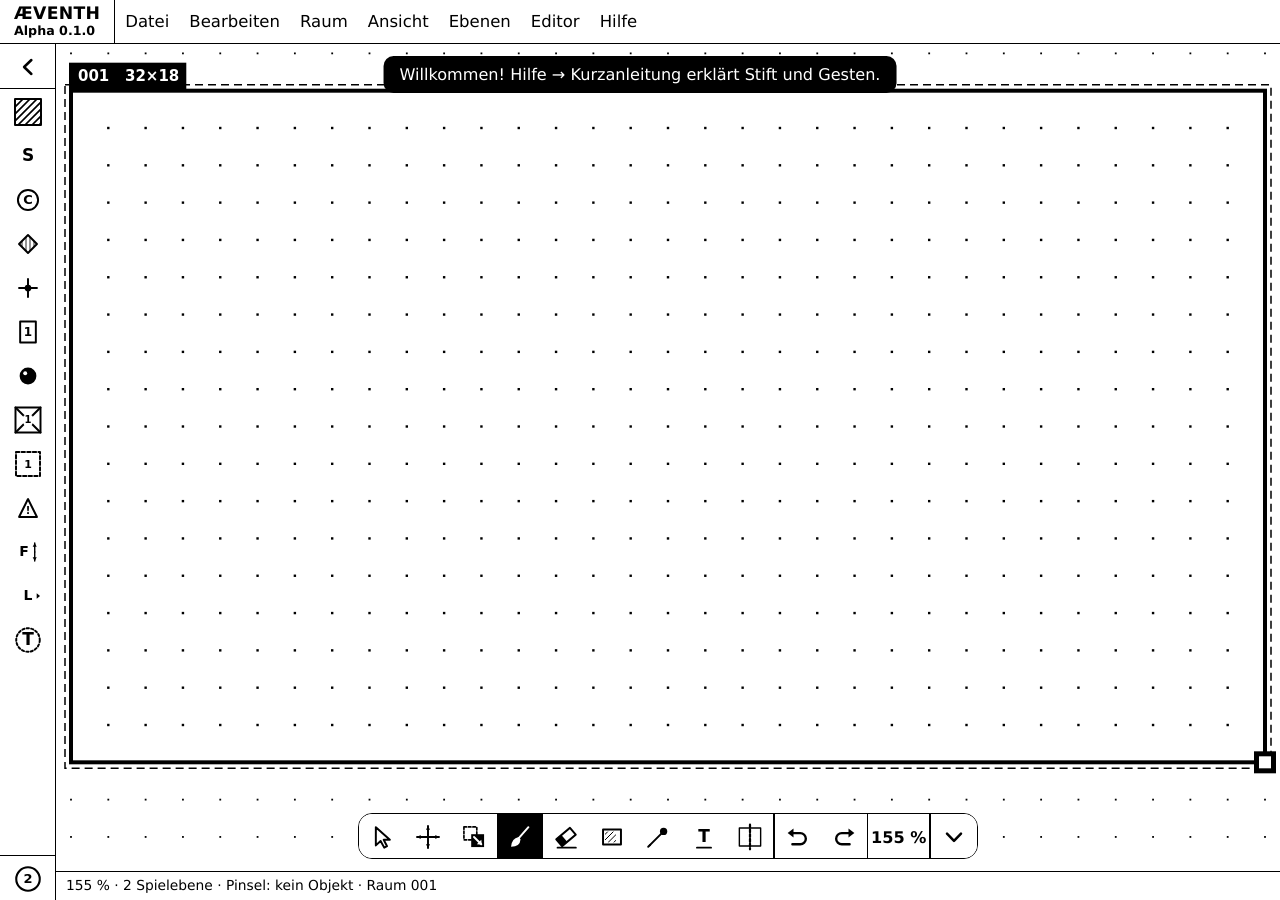
<file: survival/tools/index.html>
<!doctype html>
<html lang="de">
<head>
<meta charset="utf-8">
<meta name="viewport" content="width=device-width, initial-scale=1, user-scalable=no">
<title>Æventh Survival Tools</title>
<link rel="manifest" href="manifest.webmanifest">
<link rel="icon" href="icon-192.png">
<link rel="apple-touch-icon" href="icon-192.png">
<meta name="theme-color" content="#ffffff">
<style>
  :root { --sbh:calc(20px*min(var(--fs),1.15) + 6px); --ink:#000; --paper:#fff; --line:#000; --soft:#e6e6e6; --r:10px; --fs:1.15; --fw:500; }
  * { box-sizing:border-box; -webkit-tap-highlight-color:transparent; }
  html, body { margin:0; height:100%; background:var(--paper); color:var(--ink); overflow:hidden;
    font-family: system-ui, sans-serif; font-size:calc(15px*var(--fs)); font-weight:var(--fw); text-rendering:geometricPrecision; }
  b, strong, th { font-weight:700; }
  button, select, input, textarea { font:inherit; color:var(--ink); }
  /* ---------- menubar (Boox-artig: flach, dünne Linie) ---------- */
  #menubar { position:fixed; left:0; right:0; top:0; height:44px; border-bottom:1.5px solid var(--line);
    display:flex; align-items:stretch; background:var(--paper); z-index:30; user-select:none; }
  #menubar .brand { font-weight:700; padding:0 14px; display:flex; flex-direction:column; justify-content:center; line-height:1.1; letter-spacing:.3px; border-right:1.5px solid var(--line); }
  #verTag { font-size:calc(11px*min(var(--fs),1.15)); font-weight:600; letter-spacing:0; white-space:nowrap; }
  .menu { position:relative; }
  .menu > .mlabel { height:100%; padding:0 10px; font-size:calc(15px*min(var(--fs),1.1)); white-space:nowrap; display:flex; align-items:center; cursor:pointer; }
  .menu.open > .mlabel { background:var(--ink); color:var(--paper); }
  .mdrop { display:none; position:absolute; top:43px; left:0; min-width:270px; width:max-content; max-width:min(420px, calc(100vw - 12px)); background:var(--paper);
    border:1.5px solid var(--line); border-radius:0 0 var(--r) var(--r); padding:4px 0; }
  .menu.open .mdrop { display:block; }
  .mitem { padding:11px 16px; display:flex; justify-content:space-between; gap:18px; cursor:pointer; }
  .mitem.check { justify-content:flex-start; gap:6px; }
  .mitem.check .key { margin-left:auto; padding-left:18px; }
  .mitem:active { background:var(--ink); color:var(--paper); }
  @media (hover:hover) { .mitem:hover { background:var(--ink); color:var(--paper); } }
  .mitem .key { font-size:calc(13px*var(--fs)); }
  .mitem.check { align-items:center; }
  .mitem.check::before { content:""; flex:0 0 auto; width:calc(11px*min(var(--fs),1.15)); height:calc(11px*min(var(--fs),1.15)); border:2px solid currentColor; border-radius:50%; margin-right:6px; box-sizing:border-box; }
  .mitem.check.on::before { background:currentColor; }
  .msep { border-top:1px solid var(--line); margin:4px 0; }
  #notice { margin-left:auto; display:flex; align-items:stretch; min-width:0; }
  #notice button { border:0; border-left:1.5px solid var(--line); background:var(--ink); color:var(--paper); font-weight:700; padding:0 14px; white-space:nowrap; font-size:calc(13px*min(var(--fs),1.15)); cursor:pointer; }
  #notice button.soft { background:var(--paper); color:var(--ink); }
  #statusBar { position:fixed; left:188px; right:0; bottom:0; height:var(--sbh); border-top:1.5px solid var(--line); background:var(--paper); z-index:14; display:flex; align-items:center; gap:10px; padding:0 10px; }
  #status { flex:1; font-size:calc(12px*min(var(--fs),1.15)); white-space:nowrap; overflow:hidden; text-overflow:ellipsis; min-width:0; }
  #sbAudio { display:none; align-items:center; gap:6px; font-size:calc(12px*min(var(--fs),1.15)); font-weight:700; white-space:nowrap; cursor:pointer; }
  #sbAudio.show { display:flex; } #sbAudio span.x { border:1.5px solid var(--line); border-radius:6px; padding:0 6px; }
  .auPlayer { border:1.5px solid var(--line); border-radius:10px; padding:8px 10px; margin:0 0 12px; display:flex; flex-wrap:wrap; gap:8px; align-items:center; }
  .auPlayer .obtn.on { background:var(--ink); color:var(--paper); }
  .auTime { font-weight:700; font-variant-numeric:tabular-nums; margin-left:auto; }
  .auBar { flex:1 1 100%; height:10px; border:1.5px solid var(--line); border-radius:6px; position:relative; cursor:pointer; overflow:hidden; }
  .auBar i { position:absolute; left:0; top:0; bottom:0; background:var(--ink); }
  .auMiss { flex:1 1 100%; }
  /* ---------- block panel (links) ---------- */
  #blockPanel { position:fixed; left:0; top:44px; bottom:0; width:188px; border-right:1.5px solid var(--line);
    background:var(--paper); z-index:15; display:flex; flex-direction:column; }
  #blockPanel.hidden { display:none; }
  .bcell, .bitem { display:flex; align-items:center; gap:10px; padding:7px 10px 5px; min-height:44px; cursor:pointer; user-select:none; margin:0; border:0; }
  .bcell canvas, .bitem canvas { width:32px; height:32px; flex:0 0 32px; }
  .bcell .bct { font-weight:700; font-size:calc(13px*min(var(--fs),1.15)); white-space:nowrap; overflow:hidden; text-overflow:ellipsis; }
  #bpHead { border-bottom:1.5px solid var(--line); }
  #bpFoot { border-top:1.5px solid var(--line); }
  #blockPanel.narrow .bcell, #blockPanel.narrow .bitem { justify-content:center; padding:7px 0 5px; }
  #blockPanel.narrow .bct { display:none; }
  #bpList { flex:1; overflow-y:auto; padding:0; }
  .grp { font-size:calc(12px*var(--fs)); font-weight:700; margin:10px 4px 4px; padding-bottom:3px; border-bottom:1px solid var(--line); }
  .bitem .bn { font-size:calc(13px*var(--fs)); line-height:15px; overflow:hidden; text-overflow:ellipsis; white-space:nowrap; }
  .bitem .bid { font-size:calc(11px*var(--fs)); }
  .bempty { padding:12px 10px; font-size:calc(12px*var(--fs)); }
  .bitem.sel { background:var(--ink); color:var(--paper); } .bitem.sel canvas { filter:invert(1); }
  .bitem.off { opacity:1; } .bitem.off .bn { font-style:italic; } .bitem.off canvas { outline:1.5px dotted #000; }
  #bpParams { border-top:1px solid var(--line); padding:8px; display:none; }
  #bpParams.show { display:block; }
  #bpParams .pl { font-size:calc(12px*var(--fs)); font-weight:700; margin-bottom:5px; }
  #bpParams .pgrid { display:flex; flex-wrap:wrap; gap:5px; }
  .pbtn { border:1.5px solid var(--line); background:var(--paper); border-radius:8px; min-width:38px; height:38px; font-weight:700; font-size:calc(16px*var(--fs)); }
  .pbtn.on { background:var(--ink); color:var(--paper); }
  /* ---------- main ---------- */
  #main { position:fixed; left:188px; right:0; top:44px; bottom:0; overflow:hidden; }
  #cv { position:absolute; left:0; top:0; touch-action:none; transform-origin:0 0; }
  /* ---------- tools (unten) ---------- */
  #zoomPop { position:fixed; z-index:31; display:none; background:var(--paper); border:1.5px solid var(--line); border-radius:12px; overflow:hidden; flex-direction:column; }
  #zoomPop.show { display:flex; }
  #zoomPop button { border:0; border-bottom:1px solid var(--line); background:var(--paper); padding:10px 22px; font-weight:600; text-align:center; }
  #zoomPop button:last-child { border-bottom:0; } #zoomPop button.on { background:var(--ink); color:var(--paper); }
  #toolWrap { position:fixed; left:188px; right:0; bottom:12px; display:flex; justify-content:center; pointer-events:none; z-index:12; }
  #toolbar { pointer-events:auto; background:var(--paper); border:1.5px solid var(--line); border-radius:14px; display:flex; flex-wrap:wrap; justify-content:center; align-items:stretch; gap:0; padding:0; max-width:calc(100% - 16px); overflow:hidden; }
  #toolbar.hidden { display:none; }
  .tb { border:none; background:var(--paper); border-radius:0; padding:7px 3px 5px; display:flex; flex-direction:column; align-items:center; justify-content:center; cursor:pointer; min-width:46px; user-select:none; }
  #toolbar.compact .tb { min-width:38px; padding:7px 2px 5px; } #toolbar.compact .tb span { font-size:calc(9px*min(var(--fs),1.15)); letter-spacing:-.3px; }
  #toolbar.nolabel .tb span { display:none; }
  .tb .pct { height:32px; display:flex; align-items:center; font-weight:700; font-size:calc(14px*min(var(--fs),1.15)); white-space:nowrap; }
  .tb canvas { width:32px; height:32px; }
  .tb span { font-size:calc(10px*min(var(--fs),1.15)); line-height:12px; white-space:nowrap; letter-spacing:-.2px; }
  .tb.sel { background:var(--ink); color:var(--paper); } .tb.sel canvas { filter:invert(1); }
  .vsep { width:1.5px; align-self:stretch; background:var(--line); margin:0; }
  .seg { display:flex; } .seg button { border:1.5px solid var(--line); background:var(--paper); min-width:44px; height:38px; font-weight:700; }
  .seg button:first-child { border-radius:9px 0 0 9px; } .seg button:last-child { border-radius:0 9px 9px 0; border-left:0; }
  .seg button.on { background:var(--ink); color:var(--paper); }
  .hidebtn { border:1.5px solid var(--line); background:var(--paper); border-radius:9px; height:38px; min-width:38px; font-size:calc(16px*var(--fs)); }
  #toolTab { pointer-events:auto; display:none; border:1.5px solid var(--line); background:var(--paper); border-radius:14px; padding:0; overflow:hidden; }
  #toolTab.show { display:flex; }
  #bpTab { position:fixed; left:8px; top:54px; z-index:16; display:none; width:48px; height:48px; border:1.5px solid var(--line); border-radius:12px; background:var(--paper); padding:0; }
  #bpTab.show { display:flex; align-items:center; justify-content:center; }
  #bpTab svg { width:28px; height:28px; }
  #blockPanel.narrow .bitem > div { display:none; }
  #blockPanel.narrow .grp { text-align:center; margin:10px 2px 4px; }
  #blockPanel.narrow #bpParams .pl { font-size:calc(11px*var(--fs)); }
  #simPad { position:fixed; right:14px; bottom:calc(96px + var(--sbh)); z-index:18; display:none; background:var(--paper); border:1.5px solid var(--line); border-radius:14px; padding:8px; }
  #simPad.show { display:block; }
  #simPad .sp-h { font-weight:700; font-size:calc(12px*min(var(--fs),1.15)); text-align:center; margin-bottom:6px; max-width:170px; }
  #simPad .sp-g { display:grid; grid-template-columns:repeat(3, 52px); grid-auto-rows:52px; gap:4px; }
  #simPad button { border:1.5px solid var(--line); border-radius:10px; background:var(--paper); font-size:calc(22px*min(var(--fs),1.15)); font-weight:700; }
  #simPad button[data-sd=done] { background:var(--ink); color:var(--paper); }
  #bpFloat { position:fixed; z-index:17; display:none; flex-direction:column; background:var(--paper); border:1.5px solid var(--line); border-radius:14px; overflow-x:hidden; overflow-y:auto; max-height:calc(100vh - 64px); }
  #bpFloat .tb { min-width:52px; }
  #bpFloat.show { display:flex; }
  #bpFloat .tb .pv { height:32px; display:flex; align-items:center; justify-content:center; font-weight:700; font-size:calc(17px*min(var(--fs),1.15)); }
  #blockPanel.narrow #bpParams { padding:6px 5px; }
  #blockPanel.narrow #bpParams .pgrid { display:grid; grid-template-columns:1fr 1fr; gap:4px; }
  #blockPanel.narrow .pbtn { min-width:0; height:32px; font-size:calc(14px*var(--fs)); padding:0; }
  #gameExit { position:fixed; right:12px; top:54px; z-index:40; display:none; border:1.5px solid var(--line); border-radius:12px; background:var(--ink); color:var(--paper); padding:9px 14px; font-weight:700; }
  #gameExit.show { display:block; }
  /* ---------- block editor ---------- */
  #pixEditor { position:absolute; inset:0; overflow:auto; padding:14px 18px 30px; display:none; background:var(--paper); }
  #pixEditor h2 { margin:0; font-size:calc(21px*var(--fs)); }
  .pxHead { display:flex; align-items:center; gap:10px; flex-wrap:wrap; margin-bottom:12px; }
  .pxHead select { border:1.5px solid var(--line); border-radius:8px; background:var(--paper); height:40px; padding:0 8px; flex:1; min-width:0; max-width:340px; }
  .pxHead #pxVar { flex:0 1 auto; max-width:220px; }
  .pxBody { display:flex; gap:18px; align-items:flex-start; flex-wrap:wrap; }
  #pxCv { touch-action:none; border:2px solid var(--line); display:block; }
  .pxSide { display:flex; flex-direction:column; gap:12px; min-width:230px; flex:1; max-width:420px; }
  #pxInfo { font-size:calc(12px*var(--fs)); width:100%; min-height:1.2em; margin-top:-6px; }
  .pxSide .pl { font-size:calc(12px*var(--fs)); font-weight:700; margin-bottom:5px; }
  .pxTools { display:grid; grid-template-columns:1fr 1fr 1fr; gap:6px; }
  .pxActs { display:grid; grid-template-columns:1fr 1fr; gap:6px; }
  .pxTools button, .pxActs button { border:1.5px solid var(--line); border-radius:9px; background:var(--paper); min-height:42px; padding:4px 6px; font-weight:600; }
  .pxTools button.on { background:var(--ink); color:var(--paper); }
  .pxPrev { display:flex; gap:14px; align-items:flex-end; flex-wrap:wrap; }
  .pxPrev canvas { border:1.5px solid var(--line); image-rendering:pixelated; display:block; }
  .pxPrev .cap { font-size:calc(11px*var(--fs)); margin-top:3px; }
  #blockEditor { position:absolute; inset:0; overflow:auto; padding:16px 18px 40px; display:none; background:var(--paper); }
  #blockEditor h2 { margin:0 0 4px; font-size:calc(21px*var(--fs)); }
  #blockEditor p.hint { margin:0 0 12px; font-size:calc(13px*var(--fs)); }
  #blockEditor { overflow:hidden; padding:0; }
  #audioEditor { position:absolute; inset:0; overflow:hidden; display:none; background:var(--paper); }
  .oeAdd { display:flex; gap:6px; flex-wrap:wrap; justify-content:flex-end; align-items:center; } .oeBody .srow .oeAdd .oeIn, .oeBody .srow .oeAdd select { width:150px; }
  #modal select { width:100%; border:1.5px solid var(--line); border-radius:8px; padding:7px; background:var(--paper); }
  .oeWrap { position:absolute; inset:0; display:flex; }
  .oePane { width:188px; flex:0 0 auto; border-right:1.5px solid var(--line); display:flex; flex-direction:column; min-height:0; }
  .oePane.tiles { width:236px; } .oePane.icons { width:56px; }
  .oeHeadBar { display:flex; gap:6px; align-items:center; padding:6px; border-bottom:1.5px solid var(--line); min-height:52px; }
  .oeSearch { flex:1; min-width:0; height:38px; border:1.5px solid var(--line); border-radius:9px; padding:0 9px; background:var(--paper); }
  .oeIcoBtn { flex:0 0 38px; width:38px; height:38px; border:1.5px solid var(--line); border-radius:9px; background:var(--paper); padding:0; display:flex; align-items:center; justify-content:center; }
  .oeIcoBtn canvas { width:26px; height:26px; }
  .oeItems { flex:1; overflow-y:auto; min-height:0; }
  .oePane .grp { margin:10px 8px 0; } .oePane .bitem .bid, .oePane .bitem .bn { white-space:nowrap; overflow:hidden; text-overflow:ellipsis; } .oePane.icons .grp { text-align:center; margin:10px 2px 0; }
  .oePane.icons .bitem { justify-content:center; padding:7px 0 5px; }
  .oeTiles { display:grid; grid-template-columns:repeat(3, 1fr); }
  .oeTile { display:flex; flex-direction:column; align-items:center; gap:2px; padding:7px 3px 6px; cursor:pointer; user-select:none; min-width:0; }
  .oeTile canvas { width:44px; height:44px; }
  .oeTn { font-size:calc(11px*min(var(--fs),1.15)); font-weight:600; line-height:1.2; text-align:center; width:100%; overflow:hidden; display:-webkit-box; -webkit-line-clamp:2; -webkit-box-orient:vertical; overflow-wrap:break-word; hyphens:auto; -webkit-hyphens:auto; }
  .oeTile.sel { background:var(--ink); color:var(--paper); } .oeTile.sel canvas { filter:invert(1); }
  .oeFoot { border-top:1.5px solid var(--line); } .oePane.icons .oeFoot { justify-content:center; padding:7px 0 5px; }
  .oeMain { flex:1; min-width:0; position:relative; }
  .oeInsp { position:absolute; inset:0; overflow-y:auto; padding:14px 18px 110px; }
  .oeInsp > * { max-width:660px; }
  .oeHead { display:flex; gap:14px; align-items:center; margin-bottom:12px; }
  .oeHead canvas { width:64px; height:64px; flex:0 0 64px; border:1.5px solid var(--line); border-radius:10px; }
  .oeHc { flex:1; min-width:0; display:flex; flex-direction:column; gap:4px; }
  .oeIn { border:1.5px solid var(--line); border-radius:8px; height:38px; padding:0 9px; background:var(--paper); min-width:0; max-width:100%; }
  select.oeIn, .srow select { border:1.5px solid var(--line); border-radius:8px; height:38px; padding:0 6px; background:var(--paper); max-width:100%; }
  .oeName { font-size:calc(18px*var(--fs)); font-weight:700; width:100%; height:42px; }
  .oeTabs { border:1.5px solid var(--line); border-radius:10px; overflow:hidden; }
  .oeBody { padding:2px 0 0; } .oeBody .kgrp:first-child { margin-top:10px; }
  .oeBody .srow > div:first-child { flex:1 1 180px; min-width:0; } .oeBody .srow .oeIn, .oeBody .srow select { width:210px; } .oeBody .srow .oeIn.w-id, .oeBody .srow .oeIn.w-code { width:96px; }
  .oeBody .srow > div:last-child:not(:first-child) { flex:0 1 auto; } .oeBody .sseg { justify-content:flex-end; }
  .oeVal { font-weight:600; } .oeSz { display:flex; align-items:center; gap:6px; } .oeBody .oeSz .oeIn { width:76px; }
  .oeImgL { display:flex; gap:10px; align-items:center; } .oeImgL canvas { flex:0 0 auto; border:1.5px solid var(--line); border-radius:8px; }
  .oeImgRow .oeImgL canvas[width] { width:48px; height:48px; }
  .obtns { display:flex; gap:6px; flex-wrap:wrap; justify-content:flex-end; }
  .obtn { border:1.5px solid var(--line); border-radius:9px; background:var(--paper); min-height:38px; padding:0 12px; font-weight:600; cursor:pointer; }
  .obtn:active { background:var(--ink); color:var(--paper); }
  .oeField { padding:10px 0; border-bottom:1px solid var(--line); } .oeField .sl { margin-bottom:6px; } .oeField .oeIn { width:100%; }
  .oeTa { width:100%; border:1.5px solid var(--line); border-radius:8px; padding:8px 9px; background:var(--paper); font:inherit; resize:vertical; display:block; }
  .oeToolWrap { position:absolute; left:0; right:0; bottom:12px; display:flex; justify-content:center; pointer-events:none; z-index:5; }
  .oeTools { pointer-events:auto; background:var(--paper); border:1.5px solid var(--line); border-radius:14px; display:flex; flex-wrap:wrap; justify-content:center; overflow:hidden; max-width:calc(100% - 16px); }
  table.blk { border-collapse:collapse; width:100%; }
  table.blk th { text-align:left; font-size:calc(11px*var(--fs)); border-bottom:1.5px solid var(--line); padding:6px 3px; }
  table.blk td { border-bottom:1px solid var(--line); padding:5px 3px; vertical-align:middle; font-size:calc(13px*var(--fs)); }
  table.blk input[type=text], table.blk input[type=number], table.blk select { border:1.5px solid var(--line); border-radius:7px; padding:5px 6px; background:var(--paper); }
  table.blk input.bad { border-width:3px; }
  input[type=checkbox] { accent-color:#000; width:20px; height:20px; }
  .w-sz { width:62px; } .szbox { white-space:nowrap; } .w-pre { width:44px; margin-left:4px; }
  .w-id { width:54px; } .w-name { width:118px; } .w-code { width:44px; text-align:center; font-family:ui-monospace,Menlo,monospace; } .w-plabel { width:96px; } .w-pvals { width:96px; }
  table.blk select { max-width:104px; }
  table.blk td:nth-child(5) select { max-width:52px; }
  .smallbtn { border:1.5px solid var(--line); border-radius:7px; background:var(--paper); padding:5px 9px; cursor:pointer; margin:2px 0; display:block; }
  .prev { width:40px; height:40px; border:1px solid var(--line); border-radius:6px; }
  .bigbtn { border:1.5px solid var(--line); border-radius:10px; background:var(--paper); padding:9px 14px; cursor:pointer; font-weight:700; }
  .bigbtn.dark { background:var(--ink); color:var(--paper); }
  /* ---------- dialogs ---------- */
  #modalBg { position:fixed; inset:0; display:none; z-index:50; align-items:center; justify-content:center; background:rgba(255,255,255,0); }
  #modalBg.show { display:flex; }
  #modal { background:var(--paper); border:2px solid var(--line); border-radius:14px; padding:0 0 14px; width:min(560px, 92vw); max-height:86vh; overflow:auto; }
  #modal h3 { margin:0; padding:14px 18px; text-align:center; font-weight:500; font-size:calc(19px*var(--fs)); border-bottom:1.5px solid var(--line); }
  #modal .body { padding:6px 18px 0; }
  #modal label { display:block; font-size:calc(13px*var(--fs)); margin:10px 0 4px; font-weight:600; }
  #modal input, #modal textarea { width:100%; border:1.5px solid var(--line); border-radius:8px; padding:7px; background:var(--paper); }
  #modal textarea { min-height:90px; font-size:calc(13px*var(--fs)); }
  #modal textarea.mono { font-family:ui-monospace,Menlo,monospace; font-size:calc(11px*var(--fs)); min-height:260px; }
  #modal .row2 { display:flex; gap:10px; } #modal .row2 > div { flex:1; }
  #modal .actions { display:flex; justify-content:flex-end; gap:8px; margin-top:14px; padding:0 18px; }
  #modal.wide { width:min(680px, 94vw); }
  .stabs { display:flex; border-bottom:1.5px solid var(--line); }
  .stabs button { flex:1; border:0; border-right:1px solid var(--line); background:var(--paper); padding:11px 6px; font-weight:700; }
  .stabs button:last-child { border-right:0; } .stabs button.on { background:var(--ink); color:var(--paper); }
  .sbody { max-height:62vh; overflow:auto; }
  .srow { display:flex; align-items:center; justify-content:space-between; gap:12px; padding:10px 0; border-bottom:1px solid var(--line); flex-wrap:wrap; }
  .srow .sl { font-weight:600; } .sh { font-size:calc(12px*var(--fs)); margin-top:2px; }
  .sseg { display:flex; flex-wrap:wrap; }
  .sseg button { border:1.5px solid var(--line); background:var(--paper); min-height:38px; padding:0 10px; margin:0 0 0 -1.5px; font-weight:600; }
  .sseg button:first-child { border-radius:9px 0 0 9px; margin-left:0; } .sseg button:last-child { border-radius:0 9px 9px 0; }
  .sseg button.on { background:var(--ink); color:var(--paper); }
  .kgrp { font-weight:700; margin:14px 0 4px; padding-bottom:3px; border-bottom:1.5px solid var(--line); }
  .krow { display:flex; align-items:center; justify-content:space-between; padding:4px 0; border-bottom:1px solid var(--line); }
  .kbtns { display:flex; gap:6px; }
  .kkey { min-width:120px; min-height:36px; border:1.5px solid var(--line); border-radius:8px; background:var(--paper); font-weight:700; }
  .kkey.cap { background:var(--ink); color:var(--paper); }
  .kclr { width:36px; min-height:36px; border:1.5px solid var(--line); border-radius:8px; background:var(--paper); font-weight:700; }
  .lrow { display:flex; gap:10px; padding:10px 0; border-bottom:1px solid var(--line); align-items:flex-start; }
  .lnum { width:32px; height:32px; flex:0 0 32px; margin-top:4px; }
  .lmove { display:flex; flex-direction:column; gap:4px; }
  .lmove button { width:38px; height:34px; border:1.5px solid var(--line); border-radius:8px; background:var(--paper); font-weight:700; }
  .lmove button:disabled { border-style:dashed; color:#000; opacity:1; }
  .lmain { flex:1; min-width:0; } .lhead { display:flex; gap:8px; align-items:center; }
  .lhead input { flex:1; font-weight:700; }
  .lopts { display:flex; flex-wrap:wrap; gap:8px; margin-top:8px; align-items:center; }
  .ltag { font-weight:600; border:1.5px dashed var(--line); border-radius:9px; padding:7px 10px; }
  .kclr:disabled { border-style:dashed; }
  .mitem small { font-size:calc(11px*var(--fs)); font-weight:400; }
  #modal .ask p { margin:12px 0 4px; line-height:1.45; } #modal .ask p.sh { margin:6px 0 0; font-size:calc(13px*var(--fs)); }
  #modal .help p { margin:8px 0; font-size:calc(14px*var(--fs)); line-height:1.45; }
  #toast { position:fixed; left:50%; top:56px; transform:translateX(-50%); background:var(--ink); color:var(--paper);
    border-radius:10px; padding:9px 16px; font-size:calc(14px*var(--fs)); display:none; z-index:60; max-width:90vw; text-align:center; }
</style>
</head>
<body>

<div id="menubar">
  <div class="brand"><span>ÆVENTH</span><span id="verTag"></span></div>
  <div class="menu" data-menu="file"><div class="mlabel">Datei</div><div class="mdrop">
    <div class="mitem" data-act="newProject">Neues Projekt</div>
    <div class="mitem" data-act="openProject">Projekt öffnen …</div>
    <div class="mitem" data-act="saveProject">Projekt speichern (.json)</div>
    <div class="msep"></div>
    <div class="mitem" data-act="copyRoom">Raum als Text kopieren</div>
    <div class="mitem" data-act="exportMd">Alle Räume als .md exportieren</div>
    <div class="mitem" data-act="exportDb">Objekte als .md exportieren</div>
    <div class="mitem" data-act="exportAudio">Audio als .md exportieren</div>
    <div class="msep"></div>
    <div class="mitem" data-act="settings">Einstellungen …</div>
  </div></div>
  <div class="menu" data-menu="edit"><div class="mlabel">Bearbeiten</div><div class="mdrop">
    <div class="mitem" data-act="undo">Rückgängig</div>
    <div class="mitem" data-act="redo">Wiederherstellen</div>
    <div class="msep"></div>
    <div class="mitem check" data-act="tool_select" id="mi-t-select">Auswahl</div>
    <div class="mitem check" data-act="tool_hand" id="mi-t-hand">Hand</div>
    <div class="mitem check" data-act="tool_move" id="mi-t-move">Verschieben</div>
    <div class="mitem check" data-act="tool_brush" id="mi-t-brush">Pinsel</div>
    <div class="mitem check" data-act="tool_erase" id="mi-t-erase">Radierer</div>
    <div class="mitem check" data-act="tool_rect" id="mi-t-rect">Rechteck</div>
    <div class="mitem check" data-act="tool_pick" id="mi-t-pick">Pipette</div>
    <div class="mitem check" data-act="tool_text" id="mi-t-text">Text</div>
    <div class="mitem check" data-act="tool_guide" id="mi-t-guide">Hilfslinie</div>
    <div class="msep"></div>
    <div class="mitem" data-act="nextParam">Variante des Objekts weiterschalten</div>
  </div></div>
  <div class="menu" data-menu="room"><div class="mlabel">Raum</div><div class="mdrop">
    <div class="mitem" data-act="newRoom">Neuer Raum (32×18)</div>
    <div class="mitem" data-act="roomProps">Eigenschaften …</div>
    <div class="mitem" data-act="dupRoom">Duplizieren</div>
    <div class="msep"></div>
    <div class="mitem" data-act="borderWall">Rand mit Wand füllen</div>
    <div class="msep"></div>
    <div class="mitem" data-act="centerGuides">Hilfslinien in die Mitte setzen</div>
    <div class="mitem" data-act="clearGuides">Hilfslinien entfernen</div>
    <div class="msep"></div>
    <div class="mitem" data-act="delRoom">Raum löschen</div>
  </div></div>
  <div class="menu" data-menu="view"><div class="mlabel">Ansicht</div><div class="mdrop">
    <div class="mitem" data-act="zoomIn">Vergrößern</div>
    <div class="mitem" data-act="zoomOut">Verkleinern</div>
    <div class="mitem" data-act="zoom100">Zoom 100 %</div>
    <div class="mitem" data-act="fitRoom">Raum einpassen</div>
    <div class="mitem" data-act="fitAll">Alle Räume anzeigen</div>
    <div class="msep"></div>
    <div class="mitem check" data-act="toggleOther" id="mi-other">Andere Ebenen blass anzeigen</div>
    <div class="mitem check" data-act="toggleDots" id="mi-dots">Raster</div>
    <div class="mitem check" data-act="toggleGuides" id="mi-guides">Hilfslinien</div>
    <div class="mitem check" data-act="toggleCenter" id="mi-center">Raummitte anzeigen</div>
    <div class="mitem check" data-act="toggleAudioLbl" id="mi-audiolbl">Musik an Räumen anzeigen</div>
    <div class="msep"></div>
    <div class="mitem check" data-act="toggleGame" id="mi-game">Spielansicht (nur Inhalt)</div>
    <div class="mitem check" data-act="toggleBlocks" id="mi-blocks">Objektleiste</div>
    <div class="mitem check" data-act="toggleTools" id="mi-tools">Werkzeugleiste</div>
  </div></div>
  <div class="menu" data-menu="layers"><div class="mlabel">Ebenen</div><div class="mdrop" id="layerDrop"></div></div>
  <div class="menu" data-menu="editor"><div class="mlabel">Editor</div><div class="mdrop">
    <div class="mitem check" data-act="pageMap" id="mi-map">Mapeditor</div>
    <div class="mitem check" data-act="pageBlocks" id="mi-blkedit">Objekteditor</div>
    <div class="mitem check" data-act="pagePixels" id="mi-pixedit">Pixeleditor</div>
    <div class="mitem check" data-act="pageAudio" id="mi-audio">Audioeditor</div>
  </div></div>
  <div class="menu" data-menu="help"><div class="mlabel">Hilfe</div><div class="mdrop">
    <div class="mitem" data-act="help">Kurzanleitung</div>
    <div class="mitem" data-act="keysHelp">Tastenkürzel und Stift …</div>
    <div class="msep"></div>
    <div class="mitem" data-act="checkUpdate">Nach Update suchen</div>
    <div class="mitem" data-act="about">Über</div>
  </div></div>
  <div id="notice"></div>
</div>
<div id="statusBar"><div id="status"></div><div id="sbAudio"></div></div>

<div id="blockPanel">
  <div id="bpHead" class="bcell" title="Objektleiste ausblenden"><canvas id="bpHideIc"></canvas><div class="bct">Ausblenden</div></div>
  <div id="bpList"></div>
  <div id="bpFoot" class="bcell" title="Nächste Objektleiste"><canvas id="bpGrpIc"></canvas><div class="bct" id="bpGrpCap">Leiste</div></div>
</div>

<div id="main">
  <canvas id="cv"></canvas>
  <div id="blockEditor"></div>
  <div id="audioEditor"></div>
  <div id="pixEditor">
    <div class="pxHead"><h2>Pixeleditor</h2><select id="pxSel"></select><select id="pxVar"></select>
      <button class="bigbtn dark" id="px-backMap">Zurück zum Mapeditor</button><div id="pxInfo"></div></div>
    <div class="pxBody">
      <canvas id="pxCv"></canvas>
      <div class="pxSide">
        <div><div class="pl">Werkzeug</div><div class="pxTools">
          <button data-pt="pen">Stift</button><button data-pt="erase">Radierer</button><button data-pt="fill">Füllen</button></div></div>
        <div><div class="pl">Bearbeiten</div><div class="pxActs">
          <button data-pa="undo">↶ Zurück</button><button data-pa="redo">↷ Vor</button>
          <button data-pa="flipH">Spiegeln ↔</button><button data-pa="flipV">Spiegeln ↕</button>
          <button data-pa="rot">Drehen 90°</button><button data-pa="inv">Invertieren</button>
          <button data-pa="clear">Leeren</button><button data-pa="grab">Symbol laden</button>
          <button data-pa="remove" style="grid-column:span 2">Pixelbild entfernen</button></div></div>
        <div><div class="pl">Vorschau</div><div class="pxPrev">
          <div><canvas id="pxP1"></canvas><div class="cap">Einzeln</div></div>
          <div><canvas id="pxP3"></canvas><div class="cap">Gekachelt 3×3</div></div></div></div>
      </div>
    </div>
  </div>
</div>

<button id="bpTab" title="Objektleiste anzeigen"><svg viewBox="0 0 30 30" fill="none" stroke="#000" stroke-width="2" stroke-linejoin="round"><path d="M15 3 26 9v12l-11 6-11-6V9z"/><path d="M4 9l11 6 11-6M15 15v12"/></svg></button>
<button id="gameExit">✕ Spielansicht beenden</button>
<div id="toolWrap"><div id="toolbar"></div><div id="toolTab" title="Werkzeugleiste anzeigen"></div></div>

<div id="zoomPop"></div>
<div id="bpFloat"></div>
<div id="simPad"><div class="sp-h" id="spInfo">Richtung wählen</div><div class="sp-g"><span></span><button data-sd="u">↑</button><span></span><button data-sd="l">←</button><button data-sd="back" title="Letzte Richtung entfernen">⌫</button><button data-sd="r">→</button><span></span><button data-sd="d">↓</button><button data-sd="done" title="Fertig">✓</button></div></div>
<div id="modalBg"><div id="modal"></div></div>
<div id="toast"></div>
<input type="file" id="fileOpen" accept=".json,application/json" style="display:none">
<input type="file" id="fileImg" accept="image/*" style="display:none">

<script>
(function () {
"use strict";
var VERSION = "Alpha 0.1.0", APP_VERSION = "0.1.0", FORMAT = "aeventh-planer v2";
var $ = function (id) { return document.getElementById(id); };
var SETTINGS_DEFAULT = { showAudio: true, showGuides: true, guideCenter: false, eink: true, dots: true, raster: "16", moveGroup: true, simRedirect: false, simYoku: true, soloLayer: false, labels: false, parallaxAnim: false, showOther: true, penBtnErase: true, palm: true, fingerPaint: false, eraserUndo: true, penEraser: null, penBarrel: null, keys: {}, showBlocks: true, showTools: true, blockNames: false, floatSecs: "2", pickEmpty: true, lang: "de", fontSize: "L", bold: false };

/* ================= default blocks / rooms ================= */
function defaultBlocks() {
  var B = [
    [1, "Wand", "func", 1, "##", "wall"],
    [2, "Start", "func", 1, "S ", "start"],
    [3, "Checkpoint", "func", 1, "C ", "checkpoint"],
    [4, "Lichtkristall", "func", 1, "K ", "crystal"],
    [5, "Richtungswechsel-Punkt", "func", 1, "++", "redirect"],
    [6, "Tür", "func", 1, "D1", "door", "Tür-Nr.", "1,2,3,4,5,6,7,8,9"],
    [7, "Stein", "func", 1, "O ", "stone"],
    [8, "Zerstörbare Wand", "func", 1, "X1", "breakable", "Stärke", "1,2,3"],
    [9, "Erscheinender Block", "func", 1, "Y1", "yoku", "Takt-Gruppe", "1,2,3"],
    [10, "Gefahr", "func", 1, "^ ", "hazard"],
    [11, "Flieger", "func", 1, "F|", "flyer", "Achse", "|,-"],
    [12, "Linienschütze", "func", 1, "L>", "shooter", "Richtung", ">,<,^,v,-,|,+"],
    [13, "Teleporter", "func", 1, "T ", "teleporter"],
    [101, "Riss", "design", 2, "r ", "crack"],
    [102, "Moos", "design", 2, "m ", "moss"],
    [103, "Rune", "design", 2, "u ", "rune"]
  ];
  return B.map(function (b, i) {
    var o = { uid: "b" + (i + 1), id: b[0], name: b[1], kind: b[2], toolbar: b[3], code: b[4], icon: b[5],
      plabel: b[6] || "", pvals: b[7] || "", image: null, layer: b[2] === "func" ? 2 : 3, par: 1, anim: "off" }; if (o.layer !== 2) { o.w = 8; o.h = 8; } return o;
  });
}
var LAYERS = [{ id: "bg", num: 1, name: "Hintergrund" }, { id: "func", num: 2, name: "Spielebene" }, { id: "fg", num: 3, name: "Vordergrund" }, { id: "move", num: 4, name: "Bewegung" }];
var LAYER_TYPES = { bg: "Hintergrund", func: "Spielebene", fg: "Vordergrund", move: "Bewegung" };
function layerById(id) { return (P.layers || []).filter(function (l) { return l.id === id; })[0]; }
function layerByNum(n) { return (P.layers || []).filter(function (l) { return l.num === +n; })[0]; }
function isObjLayer(id) { return id === "bg" || id === "fg"; }
function gridF(id) { return 1; }
function layerKind(id) { return id === "func" ? "func" : "design"; }
function blockLayerNum(b) { return b.layer || (b.kind === "func" ? 2 : 3); }
function layerOfBlock(b) { return ["bg", "func", "fg"][blockLayerNum(b) - 1] || "fg"; }
function bw(b) { return blockLayerNum(b) === 2 ? 16 : Math.max(1, +b.w || 8); }
function bh(b) { return blockLayerNum(b) === 2 ? 16 : Math.max(1, +b.h || 8); }
function migrateBlocks(p) {
  (p.blocks || []).forEach(function (b) { if (!b.layer) b.layer = b.kind === "func" ? 2 : 3; b.kind = b.layer === 2 ? "func" : "design"; b.toolbar = b.layer;
    if (b.layer !== 2) { if (!b.w) b.w = 8; if (!b.h) b.h = 8; } if (b.par == null) b.par = 1; if (b.anim == null) b.anim = "off"; });
}
function ensureLayers(p) {
  p = p || P; var old = p.layers || [];
  if (!p.layersV3) {
    var defs = old.length ? old : [{ id: "design", type: "deco", grid: 8 }];
    (p.rooms || []).forEach(function (r) {
      r.objs = r.objs || { bg: [], fg: [] };
      defs.forEach(function (l) { if (l.type === "func" || l.id === "func") return; var m = r[l.id]; if (!m) return;
        var target = l.type === "deco" ? "fg" : "bg", f = (l.grid || 8) === 8 ? 8 : 16;
        Object.keys(m).forEach(function (k) { var a = k.split(","), v = m[k], o = { b: v.b, x: +a[0] * f, y: +a[1] * f }; if (v.p) o.p = v.p; r.objs[target].push(o); });
        delete r[l.id]; });
      ["par", "bg"].forEach(function (id) { var m = r[id]; if (!m || Array.isArray(m) || defs.some(function (l) { return l.id === id; })) return;
        Object.keys(m).forEach(function (k) { var a = k.split(","), v = m[k]; r.objs.bg.push({ b: v.b, x: +a[0] * 8, y: +a[1] * 8, p: v.p }); }); });
      if (r.design && !defs.some(function (l) { return l.id === "design"; })) { Object.keys(r.design).forEach(function (k) { var a = k.split(","), v = r.design[k]; r.objs.fg.push({ b: v.b, x: +a[0] * 8, y: +a[1] * 8, p: v.p }); }); }
      delete r.design; delete r.par; delete r.bg;
    });
    var vis = {}; old.forEach(function (l) { vis[l.type === "deco" ? "fg" : l.type === "func" ? "func" : "bg"] = l.visible !== false; });
    p.layers = LAYERS.map(function (L) { return { id: L.id, num: L.num, name: L.name, visible: vis[L.id] !== false }; });
    var onBg = {}, onFg = {}; (p.rooms || []).forEach(function (r) { (r.objs.bg || []).forEach(function (o) { onBg[o.b] = 1; }); (r.objs.fg || []).forEach(function (o) { onFg[o.b] = 1; }); });
    (p.blocks || []).forEach(function (b) { if (!b.layer && b.kind !== "func" && onBg[b.uid] && !onFg[b.uid]) b.layer = 1; });
    if (p.settings && p.settings.raster == null) p.settings.raster = p.settings.dots === false ? "0" : "16";
    p.layersV3 = true;
  }
  if (!p.layers || p.layers.length < 3) p.layers = LAYERS.map(function (L) { return { id: L.id, num: L.num, name: L.name, visible: true }; });
  if (!p.layers.some(function (l) { return l.id === "move"; })) p.layers.push({ id: "move", num: 4, name: "Bewegung", visible: true });
  if (!p.paths) p.paths = [];
  (p.rooms || []).forEach(function (r) { if (!r.func) r.func = {}; r.objs = r.objs || {}; if (!r.objs.bg) r.objs.bg = []; if (!r.objs.fg) r.objs.fg = []; });
  migrateBlocks(p);
}
function lastDecoLayer() { return isObjLayer(P.lastDeco) ? P.lastDeco : "fg"; }
function layerFor(kind) { return kind === "func" ? "func" : lastDecoLayer(); }
function newRoom(nr, x, y, w, h) {
  return { rid: "r" + Date.now().toString(36) + Math.floor(Math.random() * 1e4), nr: nr, name: "", x: x, y: y, w: w || 32, h: h || 18,
    dark: "", notes: "", func: {}, objs: { bg: [], fg: [] }, texts: [] };
}
function addRoomLayers(r) { if (!r.objs) r.objs = { bg: [], fg: [] }; if (!r.func) r.func = {}; return r; }
function defaultProject() { var p = defaultProjectRaw(); ensureLayers(p); seedDb(p); return p; }
function defaultProjectRaw() {
  return { format: FORMAT, dungeon: "", blocks: defaultBlocks(), nextUid: 17, layersV3: true, layers: LAYERS.map(function (L) { return { id: L.id, num: L.num, name: L.name, visible: true }; }), rooms: [newRoom("001", 0, 0)],
    settings: { eink: true, dots: true, labels: true, showOther: true } };
}



/* ================= state ================= */
var P = defaultProject();
P.settings = Object.assign({}, SETTINGS_DEFAULT);
var view = { z: 24, px: 60, py: 60 };
var ZOOMS = [4, 8, 12, 18, 24, 36, 48, 64];
var mode = "func", page = "map", tool = "brush";
var curBlock = null, curParam = {}, selRoom = null;
var undoStack = [], redoStack = [], imgCache = {}, imgT = null, gameView = false;
var TOOLS = [
  { id: "select", name: "Auswahl", icon: "t-select" },
  { id: "hand", name: "Hand", icon: "t-hand" },
  { id: "move", name: "Verschieben", icon: "t-move" },
  { id: "brush", name: "Pinsel", icon: "t-brush" },
  { id: "erase", name: "Radierer", icon: "t-erase" },
  { id: "rect", name: "Rechteck", icon: "t-rect" },
  { id: "pick", name: "Pipette", icon: "t-pick" },
  { id: "text", name: "Text", icon: "t-text" },
  { id: "guide", name: "Hilfslinie", icon: "t-guide" }
];
var guideDir = "v", selGuide = null;
function blockByUid(u) { for (var i = 0; i < P.blocks.length; i++) if (P.blocks[i].uid === u) return P.blocks[i]; return null; }
function roomById(r) { for (var i = 0; i < P.rooms.length; i++) if (P.rooms[i].rid === r) return P.rooms[i]; return null; }
function pvalsOf(b) { return b.pvals ? b.pvals.split(",").map(function (s) { return s.trim(); }).filter(function (s) { return s.length; }) : []; }
function sortedBlocks() { return P.blocks.slice().sort(function (a, b) { return a.id - b.id; }); }

/* ================= persistence ================= */
var KEY = "aeventh_planer_v2", saveTimer = null;
function autosave() {
  clearTimeout(saveTimer);
  saveTimer = setTimeout(function () {
    try { localStorage.setItem(KEY, JSON.stringify({ P: P, view: view, mode: mode })); if (typeof setNotice === "function") setNotice("save", ""); }
    catch (e) { toast("Speichern im Browser fehlgeschlagen – bitte „Projekt speichern“ nutzen."); setNotice("save", "Nicht gespeichert!", function () { ask("Speichern fehlgeschlagen", ["Der Browser-Speicher ist voll oder gesperrt – Änderungen gehen beim Schließen verloren.", "Jetzt über Datei → Projekt speichern sichern."], "Projekt speichern", function () { ACTIONS.saveProject(); }); }); }
  }, 400);
}
function migrateSettings(st) {
  if (!st) return;
  if (!st.floatV2) { if (st.floatSecs === "4" || st.floatSecs == null) st.floatSecs = "2"; st.floatV2 = true; }
  if (!st.rasterV2) { if (st.raster === "8" || st.raster == null) st.raster = "16"; if (st.moveGroup == null) st.moveGroup = true; st.rasterV2 = true; }
  if (st.pickEmpty == null) st.pickEmpty = true; if (!st.lang) st.lang = "de";
  if (!st.defV3) { st.labels = false; st.blockNames = false; st.penBarrel = "pick"; st.penEraser = "erase"; st.eraserUndo = false; st.penBtnErase = false; st.defV3 = true; }
  if (!st.penBarrel) st.penBarrel = "pick"; if (!st.penEraser) st.penEraser = "erase"; if (!st.keys) st.keys = {};
}
function migrateGroups(p) { if (p.grpV2) return; var bl = p.blocks || []; if (bl.length && !bl.some(function (b) { return +b.toolbar === 1; })) bl.forEach(function (b) { b.toolbar = Math.max(1, (+b.toolbar || 2) - 1); }); p.grpV2 = true; }
function stripShy(p) { migrateGroups(p); ensureLayers(p); seedDb(p); (p.blocks || []).forEach(function (b) { delete b.shyOpt; }); (p.rooms || []).forEach(function (r) { ["func", "design"].forEach(function (k) { var m = r[k] || {}; for (var key in m) if (m[key] && m[key].s) delete m[key].s; }); }); }
$("verTag").textContent = VERSION;
function loadSaved() {
  try {
    var s = localStorage.getItem(KEY); if (!s) return false;
    var o = JSON.parse(s); if (!o || !o.P || !o.P.rooms) return false;
    P = o.P; if (o.view) view = o.view; if (o.mode) mode = o.mode; ensureLayers(P); if (!layerById(mode)) mode = mode === "design" ? "fg" : "func";
    P.settings = Object.assign({}, SETTINGS_DEFAULT, P.settings || {}); migrateSettings(P.settings); stripShy(P);
    return true;
  } catch (e) { return false; }
}
function snapshot() { return JSON.stringify({ r: P.rooms, p: P.paths || [] }); }
function restoreSnap(t) { var o = JSON.parse(t); if (Array.isArray(o)) { P.rooms = o; return; } P.rooms = o.r; P.paths = o.p || []; }
var redoKeep = [];
function pushUndo() { undoStack.push(snapshot()); if (undoStack.length > 60) undoStack.shift(); redoKeep = redoStack; redoStack = []; }
function dropUndo() { undoStack.pop(); redoStack = redoKeep; }
function undo() { if (page === "pixels") return pxAct("undo"); if (!undoStack.length) return; redoStack.push(snapshot()); restoreSnap(undoStack.pop()); activeSim = null; showSimPad(); if (selRoom && !roomById(selRoom)) selRoom = null; render(); autosave(); }
function redo() { if (page === "pixels") return pxAct("redo"); if (!redoStack.length) return; undoStack.push(snapshot()); restoreSnap(redoStack.pop()); activeSim = null; showSimPad(); render(); autosave(); }

/* ================= toast / status ================= */
var toastT = null;
function toast(t) { var el = $("toast"); el.textContent = t; el.style.display = "block"; clearTimeout(toastT); toastT = setTimeout(function () { el.style.display = "none"; }, 2600); }
var PLABEL = { "|": "↕", "-": "↔", ">": "→", "<": "←", "^": "↑", "v": "↓", "+": "✛" };
function paramLabel(v) { return PLABEL[v] || v; }
function updateStatus() {
  var r = roomById(selRoom), b = blockByUid(curBlock);
  var tl = TOOLS.filter(function (t) { return t.id === tool; })[0];
  var what = (tool === "brush" || tool === "rect") ? (b ? b.name + (pvalsOf(b).length ? " " + paramLabel(curParam[b.uid] || pvalsOf(b)[0]) : "") : "kein Objekt") : "";
  if (page === "blocks") $("status").textContent = "Objekteditor · " + P.blocks.length + " Objekte" + (blockByUid(dbSel) ? " · " + blockByUid(dbSel).name : "");
  else if (page === "audio") $("status").textContent = "Audioeditor · " + (P.audio || []).length + " Einträge" + (audioByUid(auSel) ? " · " + audioByUid(auSel).name : "") + (auIndex ? " · " + auIndex.files.length + " Spieldatei(en) ausgeliefert" : "");
  else if (page === "pixels") $("status").textContent = "Pixeleditor" + (blockByUid(px.uid) ? " · " + blockByUid(px.uid).name + " · " + px.w + "×" + px.h + " px" : "");
  else $("status").textContent = Math.round(view.z / 24 * 100) + " % · " + ((layerById(mode) || {}).num || "") + " " + ((layerById(mode) || {}).name || "") + (P.settings.soloLayer || !P.settings.showOther ? " (allein)" : "") + " · " + (tl ? tl.name : "") + (what ? ": " + what : "") + (r ? " · Raum " + r.nr : "");
  if ($("tbZoom")) $("tbZoom").textContent = Math.round(view.z / 24 * 100) + " %";
  var S = P.settings;
  var set = function (id, on) { var e = $(id); if (e) e.classList.toggle("on", !!on); };
  ["select","hand","move","brush","erase","rect","pick","text","guide"].forEach(function (t) { set("mi-t-" + t, page === "map" && tool === t); });
  set("mi-guides", S.showGuides); set("mi-center", S.guideCenter); set("mi-audiolbl", S.showAudio); set("mi-audio", page === "audio");
  set("mi-other", S.showOther && !S.soloLayer);
  set("mi-eink", S.eink); set("mi-dots", +S.raster > 0); set("mi-labels", S.labels); set("mi-penbtn", S.penBtnErase); set("mi-erundo", S.eraserUndo); set("mi-palm", S.palm); set("mi-fpaint", S.fingerPaint);
  set("mi-blocks", S.showBlocks); set("mi-game", gameView); set("mi-bnames", S.blockNames); set("mi-tools", S.showTools); set("mi-map", page === "map"); set("mi-blkedit", page === "blocks"); set("mi-pixedit", page === "pixels");
  set("mi-fontM", S.fontSize === "M"); set("mi-fontL", S.fontSize === "L"); set("mi-fontXL", S.fontSize === "XL"); set("mi-bold", S.bold);
  applyFont();
}

var FONT_SCALE = { M: 1, L: 1.15, XL: 1.3 };
function fs() { return FONT_SCALE[P.settings.fontSize] || 1.15; }
function applyFont() { var r = document.documentElement.style; r.setProperty("--fs", fs()); r.setProperty("--fw", P.settings.bold ? 700 : 500); }
function setFont(k) { P.settings.fontSize = k; applyFont(); resize(); updateStatus(); autosave(); }

/* ================= drawing ================= */
function hatch(c, x, y, s, step) {
  c.save(); c.beginPath(); c.rect(x, y, s, s); c.clip();
  c.lineWidth = Math.max(1, s * 0.06); c.beginPath();
  var k0 = Math.floor((x + y) / step), k1 = Math.ceil((x + y + 2 * s) / step);
  for (var k = k0; k <= k1; k++) { var q = k * step; c.moveTo(q - y, y); c.lineTo(q - y - s, y + s); }
  c.stroke(); c.restore();
}
function drawIcon(c, icon, x, y, s, param, name) {
  var cx = x + s / 2, cy = y + s / 2, p = s * 0.18;
  c.save(); c.strokeStyle = "#000"; c.fillStyle = "#000"; c.lineWidth = Math.max(1.3, s * 0.07);
  c.lineJoin = "round"; c.lineCap = "round"; c.textAlign = "center"; c.textBaseline = "middle";
  function letter(t, size, dx, dy) { c.font = "bold " + Math.max(6, Math.round(s * (size || 0.6))) + "px system-ui, sans-serif"; c.fillText(t, cx + (dx || 0), cy + (dy || 0) + s * 0.03); }
  function arrowLine(x1, y1, x2, y2) {
    c.beginPath(); c.moveTo(x1, y1); c.lineTo(x2, y2); c.stroke();
    var a = Math.atan2(y2 - y1, x2 - x1), h = s * 0.15;
    c.beginPath(); c.moveTo(x2, y2); c.lineTo(x2 - h * Math.cos(a - 0.5), y2 - h * Math.sin(a - 0.5)); c.lineTo(x2 - h * Math.cos(a + 0.5), y2 - h * Math.sin(a + 0.5)); c.closePath(); c.fill();
  }
  switch (icon) {
    case "wall": c.strokeRect(x + 1, y + 1, s - 2, s - 2); hatch(c, x, y, s, Math.max(3, s / 4)); break;
    case "start": letter("S"); break;
    case "checkpoint": c.beginPath(); c.arc(cx, cy, s * 0.36, 0, 7); c.stroke(); letter("C", 0.46); break;
    case "crystal": c.beginPath(); c.moveTo(cx, y + p); c.lineTo(x + s - p, cy); c.lineTo(cx, y + s - p); c.lineTo(x + p, cy); c.closePath(); c.stroke();
      c.save(); c.clip(); c.lineWidth = Math.max(0.8, s * 0.03); for (var d = 0; d < s; d += Math.max(2.5, s / 7)) { c.beginPath(); c.moveTo(x + d, y); c.lineTo(x + d, y + s); c.stroke(); } c.restore(); break;
    case "redirect": c.beginPath(); c.moveTo(x + p, cy); c.lineTo(x + s - p, cy); c.moveTo(cx, y + p); c.lineTo(cx, y + s - p); c.stroke(); c.beginPath(); c.arc(cx, cy, s * 0.12, 0, 7); c.fill(); break;
    case "door": c.strokeRect(x + s * 0.22, y + p * 0.7, s * 0.56, s - p * 1.4); letter(param || "", 0.42); break;
    case "stone": c.beginPath(); c.arc(cx, cy, s * 0.3, 0, 7); c.fill(); c.fillStyle = "#fff"; c.beginPath(); c.arc(cx - s * 0.1, cy - s * 0.1, s * 0.07, 0, 7); c.fill(); break;
    case "breakable": c.strokeRect(x + 1.5, y + 1.5, s - 3, s - 3); c.beginPath(); c.moveTo(x + 1.5, y + 1.5); c.lineTo(x + s - 1.5, y + s - 1.5); c.moveTo(x + s - 1.5, y + 1.5); c.lineTo(x + 1.5, y + s - 1.5); c.stroke();
      c.fillStyle = "#fff"; c.beginPath(); c.arc(cx, cy, s * 0.21, 0, 7); c.fill(); c.fillStyle = "#000"; letter(param || "", 0.36); break;
    case "yoku": c.setLineDash([Math.max(2, s * 0.12), Math.max(1.5, s * 0.08)]); c.strokeRect(x + 2, y + 2, s - 4, s - 4); c.setLineDash([]); letter(param || "", 0.4); break;
    case "hazard": c.beginPath(); c.moveTo(x + p, y + s - p); c.lineTo(x + s - p, y + s - p); c.lineTo(cx, y + p); c.closePath(); c.stroke(); letter("!", 0.34, 0, s * 0.1); break;
    case "flyer":
      c.lineWidth = Math.max(1.1, s * 0.05);
      if (param === "-") { letter("F", 0.5, 0, -s * 0.12); arrowLine(cx, y + s * 0.82, cx + s * 0.32, y + s * 0.82); arrowLine(cx, y + s * 0.82, cx - s * 0.32, y + s * 0.82); }
      else { letter("F", 0.5, -s * 0.14, 0); arrowLine(cx + s * 0.24, cy, cx + s * 0.24, cy + s * 0.32); arrowLine(cx + s * 0.24, cy, cx + s * 0.24, cy - s * 0.32); }
      break;
    case "shooter":
      letter("L", 0.5); var e = s * 0.43, m = s * 0.12;
      var map = { ">": [0], "<": [Math.PI], "^": [-Math.PI / 2], "v": [Math.PI / 2], "-": [0, Math.PI], "|": [-Math.PI / 2, Math.PI / 2], "+": [0, Math.PI / 2, Math.PI, -Math.PI / 2] };
      (map[param] || [0]).forEach(function (ang) { c.save(); c.translate(cx, cy); c.rotate(ang); c.beginPath(); c.moveTo(e - m, -m * 0.8); c.lineTo(e, 0); c.lineTo(e - m, m * 0.8); c.closePath(); c.fill(); c.restore(); });
      break;
    case "teleporter": letter("T"); c.setLineDash([Math.max(1.5, s * 0.08), Math.max(1.5, s * 0.08)]); c.beginPath(); c.arc(cx, cy, s * 0.42, 0, 7); c.stroke(); c.setLineDash([]); break;
    case "crack": c.lineWidth = Math.max(1, s * 0.06); c.beginPath(); c.moveTo(x + s * 0.2, y + s * 0.1); c.lineTo(x + s * 0.45, y + s * 0.4); c.lineTo(x + s * 0.35, y + s * 0.55); c.lineTo(x + s * 0.65, y + s * 0.9); c.moveTo(x + s * 0.45, y + s * 0.4); c.lineTo(x + s * 0.75, y + s * 0.35); c.stroke(); break;
    case "moss": var pts = [[.2,.7],[.35,.55],[.5,.75],[.62,.5],[.8,.68],[.3,.85],[.7,.85],[.45,.6],[.55,.9],[.85,.5]];
      pts.forEach(function (q) { c.beginPath(); c.arc(x + q[0] * s, y + q[1] * s, Math.max(0.8, s * 0.05), 0, 7); c.fill(); }); break;
    case "rune": c.lineWidth = Math.max(1, s * 0.06); c.beginPath(); c.moveTo(cx, y + p); c.lineTo(cx, y + s - p); c.moveTo(cx, y + s * 0.35); c.lineTo(x + s * 0.72, y + p); c.moveTo(cx, y + s * 0.55); c.lineTo(x + s * 0.3, y + s * 0.38); c.stroke(); break;
    case "t-select": c.beginPath(); c.moveTo(x + s * 0.28, y + s * 0.15); c.lineTo(x + s * 0.28, y + s * 0.8); c.lineTo(x + s * 0.45, y + s * 0.64); c.lineTo(x + s * 0.58, y + s * 0.88); c.lineTo(x + s * 0.68, y + s * 0.83); c.lineTo(x + s * 0.56, y + s * 0.6); c.lineTo(x + s * 0.78, y + s * 0.6); c.closePath(); c.stroke(); break;
    case "t-path": c.save(); c.setLineDash([Math.max(2, s * 0.1), Math.max(2, s * 0.08)]); c.lineWidth = Math.max(1.5, s * 0.08); c.beginPath(); c.moveTo(x + s * 0.15, y + s * 0.8); c.lineTo(x + s * 0.15, y + s * 0.3); c.lineTo(x + s * 0.7, y + s * 0.3); c.stroke(); c.restore();
      c.beginPath(); c.moveTo(x + s * 0.88, y + s * 0.3); c.lineTo(x + s * 0.68, y + s * 0.17); c.lineTo(x + s * 0.68, y + s * 0.43); c.closePath(); c.fill(); break;
    case "t-sim": c.lineWidth = Math.max(1.6, s * 0.09); c.beginPath(); c.moveTo(x + s * 0.12, cy); c.lineTo(x + s * 0.58, cy); c.stroke();
      c.beginPath(); c.moveTo(x + s * 0.7, cy); c.lineTo(x + s * 0.52, y + s * 0.34); c.lineTo(x + s * 0.52, y + s * 0.66); c.closePath(); c.fill();
      c.lineWidth = Math.max(1.2, s * 0.05); c.strokeRect(x + s * 0.74, y + s * 0.16, s * 0.16, s * 0.68); c.beginPath(); for (var hy = 0; hy < 4; hy++) { c.moveTo(x + s * 0.74, y + s * (0.32 + hy * 0.16)); c.lineTo(x + s * 0.9, y + s * (0.18 + hy * 0.16)); } c.stroke(); break;
    case "t-check": c.lineWidth = Math.max(1.5, s * 0.07); c.strokeRect(x + s * 0.2, y + s * 0.2, s * 0.6, s * 0.6); if (param) { c.lineWidth = Math.max(2, s * 0.1); c.beginPath(); c.moveTo(x + s * 0.3, cy); c.lineTo(x + s * 0.45, y + s * 0.66); c.lineTo(x + s * 0.72, y + s * 0.34); c.stroke(); } break;
    case "t-move": c.save(); c.setLineDash([Math.max(2, s * 0.09), Math.max(1.5, s * 0.07)]); c.lineWidth = Math.max(1.3, s * 0.06); c.strokeRect(x + s * 0.14, y + s * 0.14, s * 0.46, s * 0.46); c.restore();
      c.fillRect(x + s * 0.4, y + s * 0.4, s * 0.46, s * 0.46); c.fillStyle = "#fff"; c.lineWidth = Math.max(1.4, s * 0.07); c.strokeStyle = "#fff";
      c.beginPath(); c.moveTo(x + s * 0.5, y + s * 0.5); c.lineTo(x + s * 0.76, y + s * 0.76); c.stroke(); c.beginPath(); c.moveTo(x + s * 0.78, y + s * 0.78); c.lineTo(x + s * 0.6, y + s * 0.76); c.lineTo(x + s * 0.76, y + s * 0.6); c.closePath(); c.fill(); c.fillStyle = "#000"; c.strokeStyle = "#000"; break;
    case "t-hand": arrowLine(cx, cy, cx, y + p * 0.6); arrowLine(cx, cy, cx, y + s - p * 0.6); arrowLine(cx, cy, x + p * 0.6, cy); arrowLine(cx, cy, x + s - p * 0.6, cy); break;
    case "t-brush": c.beginPath(); c.moveTo(x + s * 0.8, y + s * 0.15); c.lineTo(x + s * 0.45, y + s * 0.55); c.stroke(); c.beginPath(); c.moveTo(x + s * 0.45, y + s * 0.5); c.quadraticCurveTo(x + s * 0.2, y + s * 0.55, x + s * 0.18, y + s * 0.85); c.quadraticCurveTo(x + s * 0.5, y + s * 0.85, x + s * 0.52, y + s * 0.58); c.closePath(); c.fill(); break;
    case "t-erase": c.save(); c.translate(cx, cy); c.rotate(-0.7); c.strokeRect(-s * 0.32, -s * 0.16, s * 0.64, s * 0.32); c.fillRect(-s * 0.32, -s * 0.16, s * 0.24, s * 0.32); c.restore(); c.beginPath(); c.moveTo(x + s * 0.2, y + s * 0.88); c.lineTo(x + s * 0.85, y + s * 0.88); c.stroke(); break;
    case "t-rect": c.strokeRect(x + p, y + p * 1.3, s - 2 * p, s - 2.6 * p); hatch(c, x + p + 2, y + p * 1.3 + 2, Math.min(s - 2 * p, s - 2.6 * p) - 4, Math.max(3, s / 5)); break;
    case "t-pick": c.beginPath(); c.moveTo(x + s * 0.2, y + s * 0.8); c.lineTo(x + s * 0.62, y + s * 0.38); c.stroke(); c.beginPath(); c.arc(x + s * 0.7, y + s * 0.3, s * 0.13, 0, 7); c.fill(); c.beginPath(); c.moveTo(x + s * 0.15, y + s * 0.85); c.lineTo(x + s * 0.22, y + s * 0.78); c.stroke(); break;
    case "t-undo": case "t-redo": c.save(); if (icon === "t-redo") { c.translate(2 * x + s, 0); c.scale(-1, 1); }
      c.lineWidth = Math.max(1.6, s * 0.085); c.lineJoin = "round"; c.lineCap = "round";
      c.beginPath(); c.moveTo(x + s * 0.3, y + s * 0.36); c.lineTo(x + s * 0.58, y + s * 0.36); c.arc(x + s * 0.58, y + s * 0.56, s * 0.2, -Math.PI / 2, Math.PI / 2, false); c.lineTo(x + s * 0.3, y + s * 0.76); c.stroke();
      c.beginPath(); c.moveTo(x + s * 0.13, y + s * 0.36); c.lineTo(x + s * 0.34, y + s * 0.2); c.lineTo(x + s * 0.34, y + s * 0.52); c.closePath(); c.fill(); c.restore(); break;
    case "t-left": c.lineWidth = Math.max(1.8, s * 0.09); c.beginPath(); c.moveTo(cx + s * 0.12, y + s * 0.25); c.lineTo(cx - s * 0.14, cy); c.lineTo(cx + s * 0.12, y + s * 0.75); c.stroke(); break;
    case "t-ring": c.lineWidth = Math.max(1.6, s * 0.075); c.beginPath(); c.arc(cx, cy, s * 0.42, 0, 7); c.stroke(); letter(String(param), 0.46); break;
    case "t-zin": case "t-zout": c.lineWidth = Math.max(1.5, s * 0.08); c.beginPath(); c.arc(x + s * 0.42, y + s * 0.42, s * 0.24, 0, 7); c.stroke();
      c.beginPath(); c.moveTo(x + s * 0.6, y + s * 0.6); c.lineTo(x + s * 0.84, y + s * 0.84); c.moveTo(x + s * 0.31, y + s * 0.42); c.lineTo(x + s * 0.53, y + s * 0.42);
      if (icon === "t-zin") { c.moveTo(x + s * 0.42, y + s * 0.31); c.lineTo(x + s * 0.42, y + s * 0.53); } c.stroke(); break;
    case "t-down": case "t-up": c.lineWidth = Math.max(1.8, s * 0.09); c.beginPath(); var dy2 = icon === "t-down" ? 1 : -1;
      c.moveTo(x + s * 0.25, cy - dy2 * s * 0.12); c.lineTo(cx, cy + dy2 * s * 0.14); c.lineTo(x + s * 0.75, cy - dy2 * s * 0.12); c.stroke(); break;
    case "t-text": letter("T", 0.62); c.beginPath(); c.moveTo(x + s * 0.25, y + s * 0.88); c.lineTo(x + s * 0.75, y + s * 0.88); c.stroke(); break;
    case "t-room": c.lineWidth = Math.max(1.5, s * 0.08); c.strokeRect(x + p, y + p * 1.5, s - 2 * p, s - 3 * p); c.fillRect(x + p, y + p * 0.6, s * 0.36, p * 0.9); letter("+", 0.45, s * 0.05, s * 0.06); break;
    case "t-guidev": case "t-guideh": case "t-guide": c.lineWidth = Math.max(1.2, s * 0.05); c.strokeRect(x + s * 0.12, y + s * 0.18, s * 0.76, s * 0.64);
      c.save(); c.lineWidth = Math.max(1.6, s * 0.08); c.setLineDash([Math.max(2, s * 0.1), Math.max(1.5, s * 0.07)]); c.beginPath();
      if (icon !== "t-guideh") { c.moveTo(cx, y + s * 0.06); c.lineTo(cx, y + s * 0.94); } else { c.moveTo(x + s * 0.02, cy); c.lineTo(x + s * 0.98, cy); } c.stroke(); c.restore(); break;
    case "t-a-music": c.beginPath(); c.ellipse(x + s * 0.36, y + s * 0.74, s * 0.15, s * 0.11, -0.4, 0, 7); c.fill(); c.lineWidth = Math.max(1.5, s * 0.08); c.beginPath(); c.moveTo(x + s * 0.5, y + s * 0.72); c.lineTo(x + s * 0.5, y + s * 0.14); c.quadraticCurveTo(x + s * 0.56, y + s * 0.34, x + s * 0.8, y + s * 0.42); c.stroke(); break;
    case "t-a-stinger": c.beginPath(); [[0.6, 0.06], [0.24, 0.56], [0.47, 0.56], [0.38, 0.94], [0.76, 0.4], [0.53, 0.4], [0.62, 0.06]].forEach(function (q, k) { if (k) c.lineTo(x + s * q[0], y + s * q[1]); else c.moveTo(x + s * q[0], y + s * q[1]); }); c.closePath(); c.fill(); break;
    case "t-a-amb": c.lineWidth = Math.max(1.4, s * 0.07); for (var wi = 0; wi < 3; wi++) { var wy = y + s * (0.3 + wi * 0.2); c.beginPath(); c.moveTo(x + s * 0.1, wy); c.quadraticCurveTo(x + s * 0.3, wy - s * 0.12, x + s * 0.5, wy); c.quadraticCurveTo(x + s * 0.7, wy + s * 0.12, x + s * 0.9, wy); c.stroke(); } break;
    case "t-a-sfx": c.beginPath(); c.moveTo(x + s * 0.12, y + s * 0.38); c.lineTo(x + s * 0.28, y + s * 0.38); c.lineTo(x + s * 0.5, y + s * 0.18); c.lineTo(x + s * 0.5, y + s * 0.82); c.lineTo(x + s * 0.28, y + s * 0.62); c.lineTo(x + s * 0.12, y + s * 0.62); c.closePath(); c.fill();
      c.lineWidth = Math.max(1.4, s * 0.07); [0.16, 0.3].forEach(function (rr) { c.beginPath(); c.arc(x + s * 0.54, cy, s * rr, -0.8, 0.8); c.stroke(); }); break;
    case "t-a-voice": c.lineWidth = Math.max(1.4, s * 0.07); c.beginPath(); c.moveTo(x + s * 0.14, y + s * 0.18); c.lineTo(x + s * 0.86, y + s * 0.18); c.lineTo(x + s * 0.86, y + s * 0.66); c.lineTo(x + s * 0.44, y + s * 0.66); c.lineTo(x + s * 0.26, y + s * 0.84); c.lineTo(x + s * 0.28, y + s * 0.66); c.lineTo(x + s * 0.14, y + s * 0.66); c.closePath(); c.stroke();
      [0.34, 0.5, 0.66].forEach(function (dx) { c.beginPath(); c.arc(x + s * dx, y + s * 0.42, s * 0.05, 0, 7); c.fill(); }); break;
    case "t-list": c.lineWidth = Math.max(1.6, s * 0.08); c.beginPath(); for (var li = 0; li < 3; li++) { var ly = y + s * (0.27 + li * 0.23); c.moveTo(x + s * 0.34, ly); c.lineTo(x + s * 0.84, ly); } c.stroke(); for (li = 0; li < 3; li++) c.fillRect(x + s * 0.14, y + s * (0.21 + li * 0.23), s * 0.12, s * 0.12); break;
    case "t-grid": c.lineWidth = Math.max(1.4, s * 0.07); [[0.14, 0.14], [0.54, 0.14], [0.14, 0.54], [0.54, 0.54]].forEach(function (q) { c.strokeRect(x + s * q[0], y + s * q[1], s * 0.32, s * 0.32); }); break;
    case "t-new": c.lineWidth = Math.max(1.5, s * 0.07); c.strokeRect(x + s * 0.16, y + s * 0.16, s * 0.68, s * 0.68); c.lineWidth = Math.max(1.8, s * 0.09); c.beginPath(); c.moveTo(cx, y + s * 0.32); c.lineTo(cx, y + s * 0.68); c.moveTo(x + s * 0.32, cy); c.lineTo(x + s * 0.68, cy); c.stroke(); break;
    case "t-dup": c.lineWidth = Math.max(1.5, s * 0.07); c.strokeRect(x + s * 0.12, y + s * 0.12, s * 0.48, s * 0.48); c.fillStyle = "#fff"; c.fillRect(x + s * 0.38, y + s * 0.38, s * 0.5, s * 0.5); c.strokeRect(x + s * 0.38, y + s * 0.38, s * 0.5, s * 0.5); c.fillStyle = "#000"; break;
    case "t-del": c.lineWidth = Math.max(1.5, s * 0.07); c.beginPath(); c.moveTo(x + s * 0.16, y + s * 0.26); c.lineTo(x + s * 0.84, y + s * 0.26); c.moveTo(x + s * 0.4, y + s * 0.26); c.lineTo(x + s * 0.42, y + s * 0.14); c.lineTo(x + s * 0.58, y + s * 0.14); c.lineTo(x + s * 0.6, y + s * 0.26); c.stroke();
      c.beginPath(); c.moveTo(x + s * 0.24, y + s * 0.3); c.lineTo(x + s * 0.3, y + s * 0.86); c.lineTo(x + s * 0.7, y + s * 0.86); c.lineTo(x + s * 0.76, y + s * 0.3); c.stroke(); c.beginPath(); c.moveTo(x + s * 0.43, y + s * 0.42); c.lineTo(x + s * 0.44, y + s * 0.74); c.moveTo(x + s * 0.57, y + s * 0.42); c.lineTo(x + s * 0.56, y + s * 0.74); c.stroke(); break;
    case "t-pix": c.lineWidth = Math.max(1.2, s * 0.05); c.strokeRect(x + s * 0.14, y + s * 0.14, s * 0.72, s * 0.72); var pq = s * 0.18; [[0, 0], [1, 1], [2, 2], [3, 3], [0, 3], [3, 0], [1, 2], [2, 1]].forEach(function (q) { if ((q[0] + q[1]) % 2 === 0 || q[0] === q[1]) c.fillRect(x + s * 0.14 + q[0] * pq, y + s * 0.14 + q[1] * pq, pq, pq); }); break;
    case "t-img": c.lineWidth = Math.max(1.5, s * 0.07); c.strokeRect(x + s * 0.12, y + s * 0.2, s * 0.76, s * 0.6); c.beginPath(); c.moveTo(x + s * 0.18, y + s * 0.74); c.lineTo(x + s * 0.42, y + s * 0.44); c.lineTo(x + s * 0.58, y + s * 0.62); c.lineTo(x + s * 0.68, y + s * 0.52); c.lineTo(x + s * 0.82, y + s * 0.74); c.closePath(); c.fill(); c.beginPath(); c.arc(x + s * 0.68, y + s * 0.36, s * 0.07, 0, 7); c.fill(); break;
    case "t-map": c.lineWidth = Math.max(1.5, s * 0.07); c.beginPath(); c.moveTo(x + s * 0.1, y + s * 0.24); c.lineTo(x + s * 0.36, y + s * 0.14); c.lineTo(x + s * 0.64, y + s * 0.24); c.lineTo(x + s * 0.9, y + s * 0.14); c.lineTo(x + s * 0.9, y + s * 0.76); c.lineTo(x + s * 0.64, y + s * 0.86); c.lineTo(x + s * 0.36, y + s * 0.76); c.lineTo(x + s * 0.1, y + s * 0.86); c.closePath(); c.stroke();
      c.beginPath(); c.moveTo(x + s * 0.36, y + s * 0.14); c.lineTo(x + s * 0.36, y + s * 0.76); c.moveTo(x + s * 0.64, y + s * 0.24); c.lineTo(x + s * 0.64, y + s * 0.86); c.stroke(); break;
    default: letter((name || "?").charAt(0).toUpperCase(), 0.55);
  }
  c.restore();
}
function getImg(key, src) {
  var im = imgCache[key];
  if (!im || im.__src !== src) { im = new Image(); im.__src = src; im.onload = function () { render(); clearTimeout(imgT); imgT = setTimeout(function () { if (page === "map") buildBlockPanel(); else if (page === "blocks") renderBlockEditor(); }, 60); }; im.src = src; imgCache[key] = im; }
  return im.complete && im.naturalWidth ? im : null;
}
function dropImgs(b) { for (var k in imgCache) if (k === b.uid || k.indexOf(b.uid + "|") === 0) delete imgCache[k]; }
function drawBlockWH(c, b, x, y, w, h, param, outline) {
  var pv = pvalsOf(b), vp = param || pv[0], src = (vp && b.imgV && b.imgV[vp]) ? [b.uid + "|" + vp, b.imgV[vp]] : (b.image ? [b.uid, b.image] : null);
  var im = src ? getImg(src[0], src[1]) : null;
  if (im) { c.imageSmoothingEnabled = false; c.drawImage(im, x, y, w, h); return; }
  var s = Math.min(w, h); if (outline !== false && (w !== h || s > 64)) { c.save(); c.setLineDash([4, 3]); c.strokeStyle = "#000"; c.lineWidth = 1; c.strokeRect(x + 0.5, y + 0.5, w - 1, h - 1); c.restore(); }
  var is = Math.min(s, 48); drawIcon(c, b.icon, x + (w - is) / 2, y + (h - is) / 2, is, param, b.name);
}
function drawBlock(c, b, x, y, s, param) {
  var w = bw(b), h = bh(b); if (w !== h) { var k = s / Math.max(w, h), ww = w * k, hh = h * k; drawBlockWH(c, b, x + (s - ww) / 2, y + (s - hh) / 2, ww, hh, param, false); return; }
  var pv = pvalsOf(b), vp = param || pv[0];
  if (vp && b.imgV && b.imgV[vp]) { var iv = getImg(b.uid + "|" + vp, b.imgV[vp]); if (iv) { c.imageSmoothingEnabled = false; c.drawImage(iv, x, y, s, s); return; } }
  if (b.image) {
    var im = getImg(b.uid, b.image);
    if (im) { c.imageSmoothingEnabled = false; c.drawImage(im, x, y, s, s); if (vp && pv.length) { c.save(); c.fillStyle = "#fff"; c.fillRect(x + s * 0.6, y + s * 0.6, s * 0.4, s * 0.4); c.fillStyle = "#000"; c.font = "bold " + Math.round(s * 0.32) + "px system-ui, sans-serif"; c.textAlign = "center"; c.textBaseline = "middle"; c.fillText(paramLabel(vp), x + s * 0.8, y + s * 0.81); c.restore(); } return; }
  }
  drawIcon(c, b.icon, x, y, s, param, b.name);
}



/* ================= map canvas ================= */
var cv = $("cv"), ctx = cv.getContext("2d"), CW = 0, CH = 0;
function resize() {
  var showBP = P.settings.showBlocks && page === "map" && !gameView, bpw = showBP ? (P.settings.blockNames ? 188 : 56) : 0;
  $("blockPanel").classList.toggle("hidden", !showBP); $("blockPanel").classList.toggle("narrow", !P.settings.blockNames);
  $("blockPanel").style.width = bpw + "px"; $("main").style.left = bpw + "px"; $("toolWrap").style.left = bpw + "px";
  $("bpTab").classList.toggle("show", !P.settings.showBlocks && page === "map" && !gameView);
  $("gameExit").classList.toggle("show", gameView && page === "map");
  $("toolWrap").style.display = (page === "map" && !gameView) ? "flex" : "none";
  var sbOn = !gameView; $("statusBar").style.display = sbOn ? "flex" : "none"; $("statusBar").style.left = (page === "map" ? bpw : 0) + "px";
  $("main").style.bottom = sbOn ? "var(--sbh)" : "0px"; $("toolWrap").style.bottom = sbOn ? "calc(var(--sbh) + 12px)" : "12px";
  var m = $("main"); CW = m.clientWidth; CH = m.clientHeight;
  var dpr = window.devicePixelRatio || 1;
  cv.width = Math.round(CW * dpr); cv.height = Math.round(CH * dpr); cv.style.width = CW + "px"; cv.style.height = CH + "px";
  ctx.setTransform(dpr, 0, 0, dpr, 0, 0); render(); if (page === "blocks" && typeof oeNarrow === "boolean" && oeNarrow !== (CW < 620)) renderBlockEditor(); if (page === "audio" && typeof auNarrow === "boolean" && auNarrow !== (CW < 620)) renderAudioEditor(); if (typeof buildParams === "function" && $("bpFloat")) buildParams();
}
function w2s(wx, wy) { return [view.px + wx * view.z, view.py + wy * view.z]; }
function s2w(sx, sy) { return [(sx - view.px) / view.z, (sy - view.py) / view.z]; }
var preview = null;
function dotsIn(x0, y0, x1, y1, stepCells, r) {
  for (var gy = Math.ceil(y0 / stepCells) * stepCells; gy <= y1; gy += stepCells)
    for (var gx = Math.ceil(x0 / stepCells) * stepCells; gx <= x1; gx += stepCells) { var sp = w2s(gx, gy); ctx.fillRect(sp[0] - r / 2, sp[1] - r / 2, r, r); }
}
function render() {
  if (page !== "map") { updateStatus(); return; }
  var z = view.z;
  ctx.fillStyle = "#fff"; ctx.fillRect(0, 0, CW, CH);
  if (rasterPx() && !gameView) {
    var step = z >= 10 ? 1 : (z >= 5 ? 4 : 8), r = z >= 10 ? Math.max(1, Math.min(1.8, z * 0.055)) : 1;
    var w0 = s2w(0, 0), w1 = s2w(CW, CH); ctx.fillStyle = "#000"; dotsIn(w0[0], w0[1], w1[0], w1[1], step, r);
  }
  P.rooms.forEach(gameView ? drawRoomGame : drawRoom);
  if (!gameView) drawPaths();
  if (preview && !gameView) {
    var a, pw, ph;
    if (preview.type === "orect" || preview.type === "cell") { a = w2s(preview.wx, preview.wy); pw = preview.ww * z; ph = preview.wh * z; }
    else { a = w2s(Math.min(preview.x0, preview.x1), Math.min(preview.y0, preview.y1));
      pw = (Math.abs(preview.x1 - preview.x0) + 1) * z; ph = (Math.abs(preview.y1 - preview.y0) + 1) * z;
      if (preview.type === "room") { pw = Math.max(pw, 32 * z); ph = Math.max(ph, 18 * z); } }
    ctx.save(); ctx.setLineDash([6, 4]); ctx.lineWidth = 2; ctx.strokeStyle = "#000"; ctx.strokeRect(a[0], a[1], pw, ph); ctx.restore();
  }
  updateStatus();
}
function drawRoomGame(room) {
  var z = view.z, o = w2s(room.x, room.y), W = room.w * z, H = room.h * z; room.__label = null;
  if (o[0] > CW || o[1] > CH || o[0] + W < 0 || o[1] + H < 0) return;
  P.layers.forEach(function (l) { if (!l.visible || l.id === "move") return; if (l.id === "func") drawLayer(room, "func", o, z); else drawObjs(room, l.id, o, z, true); });
}
function drawRoom(room) {
  var z = view.z, o = w2s(room.x, room.y), W = room.w * z, H = room.h * z;
  if (o[0] > CW || o[1] > CH || o[0] + W < 0 || o[1] + H < -30) { room.__label = null; return; }
  ctx.fillStyle = "#fff"; ctx.fillRect(o[0], o[1], W, H);
  drawRaster(room, o, z);
  P.layers.forEach(function (l) { if (!l.visible || l.id === "move") return; var a = l.id === mode ? 1 : (P.settings.soloLayer ? 0 : P.settings.showOther ? 0.3 : 0); if (a <= 0) return;
    ctx.save(); ctx.globalAlpha = a; if (l.id === "func") drawLayer(room, "func", o, z); else drawObjs(room, l.id, o, z, false); ctx.restore(); });
  room.texts.forEach(function (t) {
    ctx.save(); ctx.font = "bold " + Math.max(10, Math.round(z * 0.55)) + "px 'Comic Sans MS','Chalkboard SE','Comic Neue',cursive,sans-serif"; ctx.textBaseline = "middle";
    var tx = o[0] + t.x * z + 2, ty = o[1] + (t.y + 0.5) * z, tw = ctx.measureText(t.text).width;
    ctx.fillStyle = "#fff"; ctx.fillRect(tx - 3, ty - z * 0.4, tw + 6, z * 0.8); ctx.fillStyle = "#000"; ctx.fillText(t.text, tx, ty); ctx.restore();
  });
  drawGuides(room, o, z);
  var sel = room.rid === selRoom;
  ctx.save(); ctx.strokeStyle = "#000"; ctx.lineWidth = sel ? 4 : 2.5; ctx.strokeRect(o[0], o[1], W, H);
  if (sel) { ctx.setLineDash([8, 5]); ctx.lineWidth = 1.5; ctx.strokeRect(o[0] - 6, o[1] - 6, W + 12, H + 12); ctx.setLineDash([]);
    ctx.fillStyle = "#000"; ctx.fillRect(o[0] + W - 11, o[1] + H - 11, 22, 22); ctx.fillStyle = "#fff"; ctx.fillRect(o[0] + W - 6, o[1] + H - 6, 12, 12); }
  var label = room.nr + (room.name ? " · " + room.name : "") + "   " + room.w + "×" + room.h + (P.settings.showAudio ? roomAudioLabel(room) : "");
  var lh = Math.round(24 * fs()); ctx.font = "bold " + Math.round(13 * fs()) + "px system-ui, sans-serif"; var lw = ctx.measureText(label).width + 16;
  ctx.fillStyle = "#000"; ctx.fillRect(o[0] - (sel ? 2 : 1.25), o[1] - lh, lw, lh);
  ctx.fillStyle = "#fff"; ctx.textBaseline = "middle"; ctx.fillText(label, o[0] + 7, o[1] - lh / 2);
  room.__label = [o[0], o[1] - lh, lw, lh]; ctx.restore();
}
function rasterPx() { var r = +P.settings.raster; return r > 0 ? r : 0; }
function snapPx() { return rasterPx() || 1; }
function drawRaster(room, o, z) {
  var rp = rasterPx(); if (!rp || gameView) return; var spp = z / 16, sp = rp;
  while (sp * spp < 7) sp *= 2;
  var W = room.w * 16, H = room.h * 16, x0 = Math.max(0, Math.floor((-o[0]) / spp / sp) * sp), y0 = Math.max(0, Math.floor((-o[1]) / spp / sp) * sp);
  var x1 = Math.min(W, (CW - o[0]) / spp), y1 = Math.min(H, (CH - o[1]) / spp), d = Math.max(1, Math.min(1.8, sp * spp * 0.08)), big = Math.max(d, Math.min(2.4, z * 0.07));
  ctx.fillStyle = "#000";
  for (var y = y0; y <= y1; y += sp) for (var x = x0; x <= x1; x += sp) { var r = (x % 16 === 0 && y % 16 === 0) ? big : d; ctx.fillRect(o[0] + x * spp - r / 2, o[1] + y * spp - r / 2, r, r); }
}
function drawObjs(room, layer, o, z, game) {
  var list = (room.objs && room.objs[layer]) || []; if (!list.length) return; var spp = z / 16, W = room.w * z, H = room.h * z;
  var cw = s2w(CW / 2, CH / 2), anim = game && P.settings.parallaxAnim;
  ctx.save(); ctx.beginPath(); ctx.rect(o[0], o[1], W, H); ctx.clip();
  list.forEach(function (ob) { var b = blockByUid(ob.b); if (!b) return; var dx = 0, dy = 0;
    if (anim && (+b.par || 1) < 1) { var k = 1 - (+b.par); dx = (cw[0] - (room.x + room.w / 2)) * k * z; dy = (cw[1] - (room.y + room.h / 2)) * k * z; }
    var x = o[0] + ob.x * spp + dx, y = o[1] + ob.y * spp + dy, w = bw(b) * spp, h = bh(b) * spp;
    if (x > CW || y > CH || x + w < 0 || y + h < 0) return;
    drawBlockWH(ctx, b, x, y, w, h, ob.p, !game);
    if (!game && (ob === selObj || selGroup.indexOf(ob) >= 0)) { ctx.save(); ctx.setLineDash([6, 4]); ctx.lineWidth = 2; ctx.strokeStyle = "#000"; ctx.strokeRect(x - 3, y - 3, w + 6, h + 6); ctx.restore(); }
  });
  ctx.restore();
}
var selObj = null;
function drawLayer(room, layer, o, s) {
  var cells = room[layer] || {}, walls = [];
  var isWall = function (k) { var v = cells[k]; if (!v) return false; var b = blockByUid(v.b); return b && b.icon === "wall" && !b.image; };
  for (var k in cells) {
    var v = cells[k], b = blockByUid(v.b); if (!b) continue;
    var xy = k.split(","), cx = +xy[0], cy = +xy[1], x = o[0] + cx * s, y = o[1] + cy * s;
    if (b.icon === "wall" && !b.image) { walls.push([cx, cy, x, y]); continue; }
    ctx.save(); ctx.fillStyle = "#fff"; ctx.fillRect(x + 1, y + 1, s - 2, s - 2); ctx.restore();
    drawBlock(ctx, b, x, y, s, v.p);
  }
  if (!walls.length) return;
  ctx.save(); ctx.fillStyle = "#fff"; ctx.beginPath();
  walls.forEach(function (w) { ctx.rect(w[2], w[3], s, s); }); ctx.fill();
  ctx.clip(); ctx.strokeStyle = "#000"; ctx.lineWidth = Math.max(1, s * 0.06); ctx.beginPath();
  var minX = 1e9, minY = 1e9, maxX = -1e9, maxY = -1e9;
  walls.forEach(function (w) { minX = Math.min(minX, w[2]); minY = Math.min(minY, w[3]); maxX = Math.max(maxX, w[2] + s); maxY = Math.max(maxY, w[3] + s); });
  var step = Math.max(3, s / 4), k0 = Math.floor((minX + minY) / step), k1 = Math.ceil((maxX + maxY) / step);
  for (var q = k0; q <= k1; q++) { var c = q * step; ctx.moveTo(c - minY, minY); ctx.lineTo(c - maxY, maxY); }
  ctx.stroke(); ctx.restore();
  ctx.save(); ctx.strokeStyle = "#000"; ctx.lineWidth = Math.max(1.5, s * 0.1); ctx.lineCap = "square"; ctx.beginPath();
  walls.forEach(function (w) { var cx = w[0], cy = w[1], x = w[2], y = w[3];
    if (!isWall(cx + "," + (cy - 1))) { ctx.moveTo(x, y); ctx.lineTo(x + s, y); }
    if (!isWall(cx + "," + (cy + 1))) { ctx.moveTo(x, y + s); ctx.lineTo(x + s, y + s); }
    if (!isWall((cx - 1) + "," + cy)) { ctx.moveTo(x, y); ctx.lineTo(x, y + s); }
    if (!isWall((cx + 1) + "," + cy)) { ctx.moveTo(x + s, y); ctx.lineTo(x + s, y + s); } });
  ctx.stroke(); ctx.restore();
}



/* ================= Ebene 4: Bewegung (Wege planen) ================= */
var pathKind = "sim", activeSim = null, DIRV = { u: [0, -1], d: [0, 1], l: [-1, 0], r: [1, 0] }, DIRA = { u: "↑", d: "↓", l: "←", r: "→" };
var SOLID = { wall: 1, stone: 1, breakable: 1 };
function worldCell(wx, wy) { var r = roomAtWorld(wx + 0.5, wy + 0.5); if (!r) return null; var v = r.func[(wx - r.x) + "," + (wy - r.y)]; return { room: r, v: v, b: v ? blockByUid(v.b) : null }; }
function isSolidAt(wx, wy) { var c = worldCell(wx, wy); if (!c) return true; if (!c.b) return false; var ic = c.b.icon;
  if (SOLID[ic]) return true; if (ic === "yoku") return !!P.settings.simYoku; return false; }
function simulate(path) {
  var pos = path.start.slice(), segs = [], stops = [pos.slice()], events = [], guard = 0;
  path.dirs.forEach(function (d, di) {
    var v = DIRV[d], from = pos.slice(), pts = [pos.slice()], moved = 0, seen = {};
    while (guard++ < 5000) {
      var nx = pos[0] + v[0], ny = pos[1] + v[1];
      if (isSolidAt(nx, ny)) break;
      pos = [nx, ny]; moved++; pts.push(pos.slice());
      var c = worldCell(nx, ny), ic = c && c.b ? c.b.icon : "";
      if (ic === "hazard" || ic === "flyer" || ic === "shooter" || ic === "teleporter") events.push({ t: "hit", at: pos.slice() });
      if (ic === "crystal") events.push({ t: "crystal", at: pos.slice() });
      if (ic === "door" && c.v.p) { var tgt = findDoor(c.v.p, nx, ny); if (tgt) { var key = tgt.join(",") + d; if (seen[key]) break; seen[key] = 1; events.push({ t: "door", at: pos.slice(), to: tgt.slice(), n: c.v.p }); segs.push({ d: d, pts: pts, i: di }); pos = tgt.slice(); pts = [pos.slice()]; continue; } }
      if (ic === "redirect" && P.settings.simRedirect) { events.push({ t: "redir", at: pos.slice() }); break; }
    }
    segs.push({ d: d, pts: pts, i: di, blocked: moved === 0 }); stops.push(pos.slice());
  });
  return { segs: segs, stops: stops, events: events, end: pos };
}
function findDoor(n, ex, ey) { var hit = null; P.rooms.forEach(function (r) { for (var k in r.func) { var v = r.func[k]; if (hit || v.p !== n) continue; var b = blockByUid(v.b); if (!b || b.icon !== "door") continue; var a = k.split(","), wx = r.x + +a[0], wy = r.y + +a[1]; if (wx !== ex || wy !== ey) hit = [wx, wy]; } }); return hit; }
function cellCenter(c) { return w2s(c[0] + 0.5, c[1] + 0.5); }
function arrowHead(a, b, sz) { var ang = Math.atan2(b[1] - a[1], b[0] - a[0]); ctx.beginPath(); ctx.moveTo(b[0], b[1]); ctx.lineTo(b[0] - sz * Math.cos(ang - 0.45), b[1] - sz * Math.sin(ang - 0.45)); ctx.lineTo(b[0] - sz * Math.cos(ang + 0.45), b[1] - sz * Math.sin(ang + 0.45)); ctx.closePath(); ctx.fill(); }
function drawPaths() {
  var L = layerById("move"); if (!L || !L.visible || !P.paths || !P.paths.length) return; if (mode !== "move" && (P.settings.soloLayer || !P.settings.showOther)) return; var z = view.z;
  ctx.save(); ctx.globalAlpha = mode === "move" ? 1 : 0.55; ctx.strokeStyle = "#000"; ctx.fillStyle = "#000"; ctx.lineJoin = "round"; ctx.lineCap = "round";
  P.paths.forEach(function (pa, idx) {
    var sel = pa === activeSim, lw = Math.max(2, z * (pa.kind === "sim" ? 0.16 : 0.1)), ah = Math.max(7, z * 0.42);
    if (pa.kind === "hand") {
      if (pa.pts.length < 2) return; ctx.save(); ctx.lineWidth = lw; ctx.setLineDash([lw * 2.2, lw * 1.6]); ctx.beginPath();
      pa.pts.forEach(function (c, i) { var q = cellCenter(c); if (i) ctx.lineTo(q[0], q[1]); else ctx.moveTo(q[0], q[1]); }); ctx.stroke(); ctx.restore();
      var a = cellCenter(pa.pts[pa.pts.length - 2]), b = cellCenter(pa.pts[pa.pts.length - 1]); arrowHead(a, b, ah);
      var s0 = cellCenter(pa.pts[0]); ctx.beginPath(); ctx.arc(s0[0], s0[1], lw * 1.3, 0, 7); ctx.fill(); return; }
    var sim = simulate(pa); pa.__sim = sim;
    ctx.lineWidth = lw * (sel ? 1.25 : 1);
    sim.segs.forEach(function (sg) { if (sg.pts.length < 2) return; var a = cellCenter(sg.pts[0]), b = cellCenter(sg.pts[sg.pts.length - 1]);
      ctx.beginPath(); ctx.moveTo(a[0], a[1]); ctx.lineTo(b[0], b[1]); ctx.stroke(); arrowHead(a, b, ah); });
    sim.events.forEach(function (e) { var q = cellCenter(e.at), r = z * 0.28;
      if (e.t === "hit") { ctx.save(); ctx.lineWidth = Math.max(2, z * 0.09); ctx.beginPath(); ctx.moveTo(q[0] - r, q[1] - r); ctx.lineTo(q[0] + r, q[1] + r); ctx.moveTo(q[0] + r, q[1] - r); ctx.lineTo(q[0] - r, q[1] + r); ctx.stroke(); ctx.restore(); }
      else if (e.t === "crystal") { ctx.save(); ctx.font = "bold " + Math.round(z * 0.6) + "px system-ui, sans-serif"; ctx.textAlign = "center"; ctx.textBaseline = "middle"; ctx.lineWidth = 3; ctx.strokeStyle = "#fff"; ctx.strokeText("✦", q[0], q[1] - z * 0.55); ctx.fillStyle = "#000"; ctx.fillText("✦", q[0], q[1] - z * 0.55); ctx.restore(); }
      else if (e.t === "door") { var t = cellCenter(e.to); ctx.save(); ctx.setLineDash([3, 4]); ctx.lineWidth = Math.max(1.5, z * 0.06); ctx.beginPath(); ctx.moveTo(q[0], q[1]); ctx.quadraticCurveTo((q[0] + t[0]) / 2, Math.min(q[1], t[1]) - z * 2, t[0], t[1]); ctx.stroke(); ctx.restore(); } });
    sim.stops.forEach(function (c, i) { var q = cellCenter(c), r = Math.max(5, z * 0.3);
      ctx.save(); ctx.fillStyle = "#fff"; ctx.lineWidth = Math.max(1.5, z * 0.07); ctx.beginPath(); ctx.arc(q[0], q[1], r, 0, 7); ctx.fill(); ctx.stroke();
      ctx.fillStyle = "#000"; ctx.font = "bold " + Math.round(r * 1.15) + "px system-ui, sans-serif"; ctx.textAlign = "center"; ctx.textBaseline = "middle"; ctx.fillText(i === 0 ? "S" : String(i), q[0], q[1] + 1); ctx.restore(); });
    if (sel) { var e0 = cellCenter(sim.end); ctx.save(); ctx.setLineDash([5, 4]); ctx.lineWidth = 2; ctx.strokeRect(e0[0] - z * 0.6, e0[1] - z * 0.6, z * 1.2, z * 1.2); ctx.restore(); }
  });
  ctx.restore();
}
function buildMovePanel(list, L) {
  $("bpGrpCap").textContent = "Ebene " + L.num + " · " + L.name + (L.visible ? "" : " (aus)");
  var items = [["sim", "t-sim", "Rutsch-Simulation", "Start antippen, dann Richtungen"], ["hand", "t-path", "Weg zeichnen", "Frei skizzieren, rastet im 16er-Raster"],
    ["simRedirect", "t-check", "Mit Richtungswechsel", "Hält an Richtungswechsel-Punkten"], ["simYoku", "t-check", "Erscheinende Blöcke da", "Sonst gleitet man durch"]];
  items.forEach(function (it) {
    var isTog = it[0] === "simRedirect" || it[0] === "simYoku", on = isTog ? !!P.settings[it[0]] : (pathKind === it[0] && tool === "brush");
    var el = document.createElement("div"); el.className = "bitem" + (!isTog && on ? " sel" : "");
    el.appendChild(iconCanvas(function (g, sz) { drawIcon(g, it[1], 2, 2, sz - 4, isTog ? on : null); }));
    var t = document.createElement("div"); t.innerHTML = '<div class="bn"></div><div class="bid"></div>'; t.firstChild.textContent = it[2]; t.lastChild.textContent = it[3]; t.style.minWidth = "0"; el.appendChild(t);
    el.title = it[2];
    el.onclick = function () { if (isTog) { P.settings[it[0]] = !P.settings[it[0]]; toast(it[2] + ": " + (P.settings[it[0]] ? "an" : "aus")); }
      else { pathKind = it[0]; tool = "brush"; buildTools(); } buildBlockPanel(); render(); autosave(); };
    list.appendChild(el);
  });
  closeFloat();
}
function pathHit(p) { var best = null, bd = 1e9; (P.paths || []).forEach(function (pa) {
    var pts = pa.kind === "hand" ? pa.pts : (pa.__sim || simulate(pa)).segs.reduce(function (a, sg) { return a.concat([sg.pts[0], sg.pts[sg.pts.length - 1]]); }, [pa.start]);
    for (var i = 0; i < pts.length; i++) { var a = cellCenter(pts[i]), b = cellCenter(pts[Math.min(i + 1, pts.length - 1)]), d = segDist(p, a, b); if (d < bd) { bd = d; best = pa; } } });
  return bd < Math.max(14, view.z * 0.6) ? best : null; }
function segDist(p, a, b) { var dx = b[0] - a[0], dy = b[1] - a[1], l = dx * dx + dy * dy, t = l ? Math.max(0, Math.min(1, ((p[0] - a[0]) * dx + (p[1] - a[1]) * dy) / l)) : 0; var x = a[0] + t * dx - p[0], y = a[1] + t * dy - p[1]; return Math.sqrt(x * x + y * y); }
function pathCell(p) { var w = s2w(p[0], p[1]); return [Math.floor(w[0]), Math.floor(w[1])]; }
function pathDown(p, useTool, byTouch) {
  if (!P.paths) P.paths = [];
  if (useTool === "erase") { pushUndo(); drag = { type: "perase", changed: false, byTouch: byTouch, undoPushed: true }; pathMove(p); return; }
  if (useTool === "pick" || useTool === "move" || useTool === "select") { var h = pathHit(p); if (h && h.kind === "sim") { activeSim = h; showSimPad(); render(); } else if (useTool === "pick" || useTool === "move") toast("Auf Ebene 4: Rutsch-Weg antippen, um ihn weiterzuführen."); return; }
  if (useTool !== "brush") { toast("Auf Ebene 4 gibt es nur Zeichnen, Radierer und Antippen zum Weiterführen."); return; }
  var c = pathCell(p);
  if (pathKind === "hand") { pushUndo(); var pa = { id: "w" + Date.now().toString(36), kind: "hand", pts: [c] }; P.paths.push(pa); drag = { type: "hpath", path: pa, byTouch: byTouch, undoPushed: true }; schedule(); return; }
  var h2 = pathHit(p); if (h2 && h2.kind === "sim") { if (h2 !== activeSim) { activeSim = h2; showSimPad(); render(); } else toast("Richtung über das Pfeilfeld wählen – ✓ beendet den Weg."); return; }
  if (isSolidAt(c[0], c[1])) { toast(worldCell(c[0], c[1]) ? "Startfeld ist blockiert." : "Start muss in einem Raum liegen."); return; }
  pushUndo(); var sp = { id: "w" + Date.now().toString(36), kind: "sim", start: c, dirs: [] }; P.paths.push(sp); activeSim = sp; showSimPad(); render(); autosave();
}
function pathMove(p) {
  if (drag.type === "perase") { var h = pathHit(p); if (h) { P.paths.splice(P.paths.indexOf(h), 1); if (h === activeSim) { activeSim = null; showSimPad(); } drag.changed = true; schedule(); } return; }
  var pts = drag.path.pts, last = pts[pts.length - 1], c = pathCell(p); if (c[0] === last[0] && c[1] === last[1]) return;
  var dx = c[0] - last[0], dy = c[1] - last[1], n = Math.abs(dx) >= Math.abs(dy) ? [c[0], last[1]] : [last[0], c[1]];
  if (n[0] === last[0] && n[1] === last[1]) return;
  if (pts.length >= 2) { var pr = pts[pts.length - 2]; if ((pr[0] === last[0] && last[0] === n[0]) || (pr[1] === last[1] && last[1] === n[1])) { pts[pts.length - 1] = n; schedule(); return; } }
  pts.push(n); schedule();
}
function simPress(k) {
  if (!activeSim) return;
  if (k === "done") { if (!activeSim.dirs.length) { P.paths.splice(P.paths.indexOf(activeSim), 1); } activeSim = null; showSimPad(); render(); autosave(); return; }
  pushUndo();
  if (k === "back") { if (activeSim.dirs.length) activeSim.dirs.pop(); else dropUndo(); }
  else { activeSim.dirs.push(k); var sim = simulate(activeSim), last = sim.segs[sim.segs.length - 1]; if (last && last.blocked) { activeSim.dirs.pop(); dropUndo(); toast("Richtung " + DIRA[k] + " ist blockiert."); } }
  showSimPad(); render(); autosave();
}
function showSimPad() {
  var el = $("simPad"); if (!el) return; var on = !!activeSim && page === "map" && !gameView && mode === "move"; el.classList.toggle("show", on); if (!on) return;
  var sim = simulate(activeSim), hits = sim.events.filter(function (e) { return e.t === "hit"; }).length, cr = sim.events.filter(function (e) { return e.t === "crystal"; }).length;
  $("spInfo").textContent = (activeSim.dirs.length ? activeSim.dirs.map(function (d) { return DIRA[d]; }).join(" ") : "Richtung wählen") + (hits ? " · ✕" + hits : "") + (cr ? " · ✦" + cr : "");
}
document.querySelectorAll("#simPad [data-sd]").forEach(function (b) { b.onclick = function (ev) { ev.stopPropagation(); simPress(b.getAttribute("data-sd")); }; });
function pathsText(onlyRoom) {
  var out = [];
  (P.paths || []).forEach(function (pa, i) { if (pa.kind !== "sim") return; var sr = roomAtWorld(pa.start[0] + 0.5, pa.start[1] + 0.5); if (onlyRoom && sr !== onlyRoom) return;
    var sim = simulate(pa), loc = function (c) { var r = roomAtWorld(c[0] + 0.5, c[1] + 0.5); return r ? "R" + r.nr + " " + (c[0] - r.x) + "," + (c[1] - r.y) : c.join(","); };
    out.push("- Weg " + (i + 1) + ": Start " + loc(pa.start) + " → " + pa.dirs.map(function (d, k) { return DIRA[d] + " " + loc(sim.stops[k + 1]); }).join(" → ") +
      (sim.events.length ? " (" + sim.events.map(function (e) { return { hit: "Treffer", crystal: "Kristall", door: "Tür " + e.n, redir: "Richtungswechsel" }[e.t] + " " + loc(e.at); }).join(", ") + ")" : "")); });
  var hand = (P.paths || []).filter(function (pa) { return pa.kind === "hand" && (!onlyRoom || roomAtWorld(pa.pts[0][0] + 0.5, pa.pts[0][1] + 0.5) === onlyRoom); }).length;
  if (hand) out.push("- " + hand + " gezeichnete Skizze(n)");
  return out.length ? ["", "Bewegung (Ebene 4" + (P.settings.simRedirect ? ", mit Richtungswechsel" : "") + "):"].concat(out) : [];
}

/* ================= Objekte (Ebene 1 und 3) ================= */
function roomPx(p) { var w = s2w(p[0], p[1]), room = roomAtWorld(w[0], w[1]); if (!room) return null; return { room: room, x: (w[0] - room.x) * 16, y: (w[1] - room.y) * 16 }; }
function snapV(v) { var s = snapPx(); return Math.round(v / s) * s; }
function objGroup(room, layer, start) {
  var list = room.objs[layer] || [], out = [start], seen = [start];
  for (var i = 0; i < out.length; i++) { var a = out[i], ba = blockByUid(a.b), aw = bw(ba), ah = bh(ba);
    list.forEach(function (o) { if (seen.indexOf(o) >= 0 || o.b !== a.b) return;
      if (o.x <= a.x + aw && a.x <= o.x + aw && o.y <= a.y + ah && a.y <= o.y + ah && !((o.x === a.x + aw || a.x === o.x + aw) && (o.y === a.y + ah || a.y === o.y + ah))) { seen.push(o); out.push(o); } }); }
  return out;
}
function cellGroup(cells, key) {
  var v = cells[key]; if (!v) return []; var out = [key], seen = {}; seen[key] = 1;
  for (var i = 0; i < out.length; i++) { var a = out[i].split(","), x = +a[0], y = +a[1];
    [[1, 0], [-1, 0], [0, 1], [0, -1]].forEach(function (d) { var k = (x + d[0]) + "," + (y + d[1]); if (!seen[k] && cells[k] && cells[k].b === v.b) { seen[k] = 1; out.push(k); } }); }
  return out;
}
var selGroup = [];
function topObj(room, layer, x, y) { var l = room.objs[layer] || []; for (var i = l.length - 1; i >= 0; i--) { var o = l[i], b = blockByUid(o.b); if (!b) continue; if (x >= o.x && y >= o.y && x < o.x + bw(b) && y < o.y + bh(b)) return o; } return null; }
function objDown(p, useTool, byTouch) {
  var rp = roomPx(p); if (!rp) { if (useTool !== "pick") toast("Außerhalb eines Raums – zuerst einen Raum anlegen."); return; }
  selRoom = rp.room.rid; var list = rp.room.objs[mode];
  if (useTool === "pick") { var h = topObj(rp.room, mode, rp.x, rp.y); if (h) pickValue({ b: h.b, p: h.p }); else if (P.settings.pickEmpty) { tool = "erase"; buildTools(); buildBlockPanel(); render(); toast("Leer aufgenommen – Radierer aktiv."); } else render(); return; }
  if (useTool === "move") { var m = topObj(rp.room, mode, rp.x, rp.y); selObj = m; selGroup = []; if (!m) { render(); return; }
    var grp = P.settings.moveGroup ? objGroup(rp.room, mode, m) : [m]; selGroup = grp;
    pushUndo(); drag = { type: "omove", room: rp.room, obj: m, grp: grp.map(function (o) { return [o, o.x, o.y]; }), ox: m.x, oy: m.y, sx: rp.x, sy: rp.y, moved: false, byTouch: byTouch, undoPushed: true };
    if (grp.length > 1) toast(grp.length + " verbundene Objekte"); render(); return; }
  if (useTool === "erase") { pushUndo(); drag = { type: "oerase", room: rp.room, changed: false, byTouch: byTouch, undoPushed: true }; objMove(p); return; }
  var b = curValidBlock(); if (!b) { toast("Erst links ein Objekt dieser Ebene wählen."); return; }
  if (useTool === "rect") { pushUndo(); drag = { type: "orect", room: rp.room, x0: rp.x, y0: rp.y, x1: rp.x, y1: rp.y, byTouch: byTouch, undoPushed: true }; objMove(p); return; }
  if (useTool === "brush") { pushUndo(); drag = { type: "opaint", room: rp.room, changed: false, last: null, byTouch: byTouch, undoPushed: true }; objMove(p); }
}
function objValue(b, x, y) { var o = { b: b.uid, x: x, y: y }, pv = pvalsOf(b); if (pv.length) o.p = curParam[b.uid] || pv[0]; return o; }
function objMove(p) {
  var rp = roomPx(p); if (!rp || rp.room !== drag.room) return; var r = drag.room, list = r.objs[mode];
  if (drag.type === "omove") { var nx = snapV(drag.ox + rp.x - drag.sx), ny = snapV(drag.oy + rp.y - drag.sy);
    if (nx !== drag.obj.x || ny !== drag.obj.y) { var dx = nx - drag.ox, dy = ny - drag.oy; drag.grp.forEach(function (g) { g[0].x = g[1] + dx; g[0].y = g[2] + dy; }); drag.moved = true; schedule(); } return; }
  if (drag.type === "oerase") { var h = topObj(r, mode, rp.x, rp.y); if (h) { list.splice(list.indexOf(h), 1); if (selObj === h) selObj = null; drag.changed = true; schedule(); } return; }
  var b = curValidBlock(); if (!b) return; var w = bw(b), hh = bh(b);
  if (drag.type === "opaint") { var x = snapV(rp.x - w / 2), y = snapV(rp.y - hh / 2), L = drag.last;
    if (L && Math.abs(x - L[0]) < w && Math.abs(y - L[1]) < hh) return;
    if (list.some(function (o) { return o.b === b.uid && o.x === x && o.y === y; })) return;
    list.push(objValue(b, x, y)); drag.last = [x, y]; drag.changed = true; schedule(); return; }
  if (drag.type === "orect") { drag.x1 = rp.x; drag.y1 = rp.y; var g = objRectGeom(b);
    preview = { type: "orect", wx: r.x + g.x0 / 16, wy: r.y + g.y0 / 16, ww: g.nx * w / 16, wh: g.ny * hh / 16 }; schedule(); }
}
function objRectGeom(b) { var w = bw(b), h = bh(b), x0 = snapV(Math.min(drag.x0, drag.x1) - w / 2), y0 = snapV(Math.min(drag.y0, drag.y1) - h / 2);
  var nx = Math.max(1, Math.round((Math.max(drag.x0, drag.x1) - Math.min(drag.x0, drag.x1)) / w) + 1), ny = Math.max(1, Math.round((Math.max(drag.y0, drag.y1) - Math.min(drag.y0, drag.y1)) / h) + 1);
  return { x0: x0, y0: y0, nx: nx, ny: ny }; }
function objRectEnd() { var b = curValidBlock(); if (!b) return; var g = objRectGeom(b), list = drag.room.objs[mode];
  for (var j = 0; j < g.ny; j++) for (var i = 0; i < g.nx; i++) { var x = g.x0 + i * bw(b), y = g.y0 + j * bh(b);
    if (!list.some(function (o) { return o.b === b.uid && o.x === x && o.y === y; })) list.push(objValue(b, x, y)); } }

/* ================= hit tests ================= */
function roomAtWorld(wx, wy) { for (var i = P.rooms.length - 1; i >= 0; i--) { var r = P.rooms[i]; if (wx >= r.x && wy >= r.y && wx < r.x + r.w && wy < r.y + r.h) return r; } return null; }
function roomAtLabel(sx, sy) { for (var i = P.rooms.length - 1; i >= 0; i--) { var l = P.rooms[i].__label; if (l && sx >= l[0] && sy >= l[1] && sx <= l[0] + l[2] && sy <= l[1] + l[3]) return P.rooms[i]; } return null; }
function cellInfo(sx, sy, layer) {
  var w = s2w(sx, sy), room = roomAtWorld(w[0], w[1]); if (!room) return null;
  var cx = Math.floor(w[0] - room.x), cy = Math.floor(w[1] - room.y);
  return { room: room, x: cx, y: cy, key: cx + "," + cy };
}

/* ================= input: pen, mouse, touch ================= */
var drag = null, rafPending = false, pointers = {}, pinch = null, pending = null, penDown = 0, lastTap = { t: 0, x: 0, y: 0 };
function schedule() { if (rafPending) return; rafPending = true; requestAnimationFrame(function () { rafPending = false; render(); }); }
function pos(ev) { var r = $("main").getBoundingClientRect(); return [ev.clientX - r.left, ev.clientY - r.top]; }
function touchIds() { return Object.keys(pointers).filter(function (k) { return pointers[k].type === "touch"; }); }
function isEraserEnd(ev) { return ev.pointerType === "pen" && ((ev.buttons & 32) || ev.button === 5); }
function isBarrel(ev) { return ev.pointerType === "pen" && !isEraserEnd(ev) && ((ev.buttons & 2) || ev.button === 2); }
// Stift-Belegung: null = normales Werkzeug, sonst "undo" | "redo" | "erase" | "hand" | "pick" | "none"
function penAction(ev) { migrateSettings(P.settings); if (isEraserEnd(ev)) return P.settings.penEraser; if (isBarrel(ev)) return P.settings.penBarrel; return null; }
function runPenOnce(a, undoFn, redoFn, canUndo, canRedo) {
  if (a === "undo") { if (canUndo()) { undoFn(); toast("Rückgängig"); } else toast("Nichts zum Rückgängigmachen."); return true; }
  if (a === "redo") { if (canRedo()) { redoFn(); toast("Wiederhergestellt"); } else toast("Nichts zum Wiederherstellen."); return true; }
  return a === "none";
}

cv.addEventListener("contextmenu", function (ev) { ev.preventDefault(); });
cv.addEventListener("pointerdown", function (ev) {
  ev.preventDefault(); closeMenus(); closeFloat();
  var pa = penAction(ev);
  if (pa && runPenOnce(pa, undo, redo, function () { return undoStack.length > 0; }, function () { return redoStack.length > 0; })) return;
  var p = pos(ev);
  pointers[ev.pointerId] = { x: p[0], y: p[1], type: ev.pointerType };
  try { cv.setPointerCapture(ev.pointerId); } catch (e) {}
  if (ev.pointerType === "pen") penDown++;
  if (ev.pointerType === "touch") {
    if (P.settings.palm && penDown > 0) { delete pointers[ev.pointerId]; return; }
    var ids = touchIds();
    if (ids.length === 2) { cancelPending(); if (drag && drag.byTouch) { if (drag.undoPushed) { restoreSnap(undoStack.pop()); redoStack = redoKeep; } drag = null; preview = null; } startPinch(); return; }
    if (ids.length > 2) return;
    var dragTools = { select: 1, rect: 1, guide: 1 };
    if (!gameView && dragTools[tool] || (P.settings.fingerPaint && (tool === "brush" || tool === "erase"))) { toolDown(p, tool, ev, true); return; }
    pending = { id: ev.pointerId, sx: p[0], sy: p[1] };
    return;
  }
  if (ev.pointerType === "mouse" && ev.button === 2) return;
  toolDown(p, pa === "erase" || pa === "hand" || pa === "pick" ? pa : tool, ev, false);
});
cv.addEventListener("pointermove", function (ev) {
  if (!pointers[ev.pointerId]) { if (!drag) return; }
  var p = pos(ev); if (pointers[ev.pointerId]) { pointers[ev.pointerId].x = p[0]; pointers[ev.pointerId].y = p[1]; }
  if (pinch) { updatePinch(); return; }
  if (pending && pending.id === ev.pointerId) {
    if (Math.abs(p[0] - pending.sx) > 10 || Math.abs(p[1] - pending.sy) > 10) {
      var pd = pending; cancelPending();
      drag = { type: "pan", sx: pd.sx, sy: pd.sy, px: view.px, py: view.py, byTouch: true };
    } else return;
  }
  toolMove(p);
});
function upHandler(ev) {
  if (ev.pointerType === "touch" && !pointers[ev.pointerId]) return;
  var wasPen = pointers[ev.pointerId] && pointers[ev.pointerId].type === "pen";
  delete pointers[ev.pointerId]; if (wasPen) penDown = Math.max(0, penDown - 1);
  if (pinch) { if (touchIds().length < 2) endPinch(); return; }
  if (pending && pending.id === ev.pointerId) {
    var pd = pending; cancelPending();
    toolDown([pd.sx, pd.sy], tool, ev, true); endDrag();
    return;
  }
  endDrag();
}
cv.addEventListener("pointerup", upHandler);
cv.addEventListener("pointercancel", upHandler);
function cancelPending() { pending = null; }

function pickValue(v) {
  curBlock = v.b; if (v.p) curParam[v.b] = v.p; tool = "brush"; var pb = blockByUid(v.b); if (pb && layerOfBlock(pb) !== mode) setMode(layerOfBlock(pb), true);
  var b = blockByUid(v.b); buildTools(); buildBlockPanel(); render(); toast("Aufgenommen: " + (b ? b.name : "?"));
}

/* pinch / two-finger pan */
function startPinch() {
  var ids = touchIds(), a = pointers[ids[0]], b = pointers[ids[1]];
  pinch = { d0: Math.hypot(a.x - b.x, a.y - b.y) || 1, cx0: (a.x + b.x) / 2, cy0: (a.y + b.y) / 2, z0: view.z, px0: view.px, py0: view.py };
}
function pinchTarget() {
  var ids = touchIds(); if (ids.length < 2) return null;
  var a = pointers[ids[0]], b = pointers[ids[1]];
  var d = Math.hypot(a.x - b.x, a.y - b.y) || 1, cx = (a.x + b.x) / 2, cy = (a.y + b.y) / 2;
  var z = Math.max(2, Math.min(96, pinch.z0 * d / pinch.d0));
  var wx = (pinch.cx0 - pinch.px0) / pinch.z0, wy = (pinch.cy0 - pinch.py0) / pinch.z0;
  return { z: z, px: cx - wx * z, py: cy - wy * z, cx: cx, cy: cy };
}
function updatePinch() {
  var t = pinchTarget(); if (!t) return; pinch.last = t;
  if (P.settings.eink) { var k = t.z / pinch.z0; cv.style.transform = "translate(" + (t.px - k * pinch.px0) + "px," + (t.py - k * pinch.py0) + "px) scale(" + k + ")"; }
  else { view.z = t.z; view.px = t.px; view.py = t.py; schedule(); }
}
function endPinch() {
  var t = pinch.last; cv.style.transform = "";
  if (t) {
    var best = ZOOMS[0]; ZOOMS.forEach(function (zz) { if (Math.abs(Math.log(zz / t.z)) < Math.abs(Math.log(best / t.z))) best = zz; });
    if (Math.abs(Math.log(t.z / pinch.z0)) < 0.08) best = pinch.z0;           // nur verschoben, nicht gezoomt
    var wx = (t.cx - t.px) / t.z, wy = (t.cy - t.py) / t.z;
    view.z = best; view.px = t.cx - wx * best; view.py = t.cy - wy * best;
  }
  pinch = null; render(); autosave();
}

/* tool actions */
function toolDown(p, useTool, ev, byTouch) {
  if (gameView) useTool = "hand";
  var now = Date.now(), dbl = (now - lastTap.t < 380) && Math.abs(p[0] - lastTap.x) < 14 && Math.abs(p[1] - lastTap.y) < 14;
  lastTap = { t: now, x: p[0], y: p[1] };
  var lbl = roomAtLabel(p[0], p[1]);
  if (lbl && useTool !== "select" && useTool !== "hand") { selRoom = lbl.rid; if (dbl) openRoomProps(); render(); return; }
  var w = s2w(p[0], p[1]);
  if (useTool === "hand" || (ev && ev.button === 1)) { drag = { type: "pan", sx: p[0], sy: p[1], px: view.px, py: view.py, byTouch: byTouch }; return; }
  if (useTool === "select") {
    var sr = roomById(selRoom);
    if (sr) { var br = w2s(sr.x + sr.w, sr.y + sr.h); if (Math.abs(p[0] - br[0]) < 20 && Math.abs(p[1] - br[1]) < 20) { pushUndo(); drag = { type: "resize", room: sr, w0: sr.w, h0: sr.h, sx: p[0], sy: p[1], byTouch: byTouch, undoPushed: true }; return; } }
    var room = lbl || roomAtWorld(w[0], w[1]);
    if (room) { selRoom = room.rid; if (dbl) { openRoomProps(); return; } pushUndo(); drag = { type: "move", room: room, x0: room.x, y0: room.y, sx: p[0], sy: p[1], moved: false, byTouch: byTouch, undoPushed: true }; }
    else selRoom = null;
    render(); return;
  }
  if (useTool === "room") { var cx = Math.floor(w[0]), cy = Math.floor(w[1]); drag = { type: "room", byTouch: byTouch }; preview = { type: "room", x0: cx, y0: cy, x1: cx, y1: cy }; render(); return; }
  if (tool === "guide" && (useTool === "guide" || useTool === "erase")) { guideDown(p, w, useTool, byTouch, dbl); return; }
  if (mode === "move") { pathDown(p, useTool, byTouch); return; }
  if (isObjLayer(mode) && useTool !== "text") { objDown(p, useTool, byTouch); return; }
  var ci = cellInfo(p[0], p[1], mode);
  if (!ci) { if (useTool !== "pick") toast("Außerhalb eines Raums – zuerst einen Raum anlegen."); return; }
  if (useTool === "move") { selRoom = ci.room.rid; if (!ci.room.func[ci.key]) { render(); return; }
    var keys = P.settings.moveGroup ? cellGroup(ci.room.func, ci.key) : [ci.key], xs = keys.map(function (k) { return +k.split(",")[0]; }), ys = keys.map(function (k) { return +k.split(",")[1]; });
    var bx0 = Math.min.apply(null, xs), by0 = Math.min.apply(null, ys), bx1 = Math.max.apply(null, xs), by1 = Math.max.apply(null, ys);
    pushUndo(); drag = { type: "cmove", room: ci.room, keys: keys, sx: ci.x, sy: ci.y, dx: 0, dy: 0, bx0: bx0, by0: by0, bx1: bx1, by1: by1, byTouch: byTouch, undoPushed: true };
    preview = { type: "cell", wx: ci.room.x + bx0, wy: ci.room.y + by0, ww: bx1 - bx0 + 1, wh: by1 - by0 + 1 }; if (keys.length > 1) toast(keys.length + " verbundene Zellen"); render(); return; }
  selRoom = ci.room.rid;
  if (useTool === "pick") { var v = ci.room[mode][ci.key]; if (v) pickValue(v); else if (P.settings.pickEmpty) { tool = "erase"; buildTools(); buildBlockPanel(); render(); toast("Leer aufgenommen – Radierer aktiv."); } else render(); return; }
  if (useTool === "text") { editText(ci); return; }
  if (useTool === "rect") {
    if (!curValidBlock()) { toast("Erst links ein Objekt dieser Ebene wählen."); return; }
    var f = gridF(mode); pushUndo();
    drag = { type: "rect", room: ci.room, byTouch: byTouch, undoPushed: true };
    preview = { type: "rect", x0: ci.x + ci.room.x * f, y0: ci.y + ci.room.y * f, lx0: ci.x, ly0: ci.y };
    preview.x1 = preview.x0; preview.y1 = preview.y0; preview.lx1 = ci.x; preview.ly1 = ci.y; render(); return;
  }
  if (useTool === "brush" || useTool === "erase") {
    if (useTool === "brush" && !curValidBlock()) { toast("Erst links ein Objekt dieser Ebene wählen."); return; }
    pushUndo(); drag = { type: "paint", room: ci.room, tool: useTool, byTouch: byTouch, undoPushed: true, changed: false };
    if (paintAt(ci, useTool)) drag.changed = true; schedule();
  }
}
function toolMove(p) {
  if (!drag) return;
  if (drag.type === "pan") {
    var dx = p[0] - drag.sx, dy = p[1] - drag.sy;
    if (P.settings.eink) { cv.style.transform = "translate(" + dx + "px," + dy + "px)"; drag.dx = dx; drag.dy = dy; }
    else { view.px = drag.px + dx; view.py = drag.py + dy; schedule(); }
    return;
  }
  if (drag.type === "move") { var mx = Math.round((p[0] - drag.sx) / view.z), my = Math.round((p[1] - drag.sy) / view.z);
    if (drag.room.x !== drag.x0 + mx || drag.room.y !== drag.y0 + my) { drag.room.x = drag.x0 + mx; drag.room.y = drag.y0 + my; drag.moved = true; schedule(); } return; }
  if (drag.type === "resize") { var nw = Math.max(32, drag.w0 + Math.round((p[0] - drag.sx) / view.z)), nh = Math.max(18, drag.h0 + Math.round((p[1] - drag.sy) / view.z));
    if (nw !== drag.room.w || nh !== drag.room.h) { drag.room.w = nw; drag.room.h = nh; schedule(); } return; }
  if (drag.type === "room") { var w = s2w(p[0], p[1]); preview.x1 = Math.floor(w[0]); preview.y1 = Math.floor(w[1]); schedule(); return; }
  if (drag.type === "rect") { var w2 = s2w(p[0], p[1]), f = gridF(mode), r = drag.room;
    var lx = Math.max(0, Math.min(r.w * f - 1, Math.floor((w2[0] - r.x) * f))), ly = Math.max(0, Math.min(r.h * f - 1, Math.floor((w2[1] - r.y) * f)));
    preview.lx1 = lx; preview.ly1 = ly; preview.x1 = lx + r.x * f; preview.y1 = ly + r.y * f; schedule(); return; }
  if (drag.type === "paint") { var ci = cellInfo(p[0], p[1], mode); if (ci && ci.room === drag.room && paintAt(ci, drag.tool)) { drag.changed = true; schedule(); } }
  if (drag.type === "cmove") { var c2 = cellInfo(p[0], p[1], "func"); if (c2 && c2.room === drag.room) { var R = c2.room, cdx = Math.max(-drag.bx0, Math.min(R.w - 1 - drag.bx1, c2.x - drag.sx)), cdy = Math.max(-drag.by0, Math.min(R.h - 1 - drag.by1, c2.y - drag.sy));
    if (cdx !== drag.dx || cdy !== drag.dy) { drag.dx = cdx; drag.dy = cdy; preview.wx = R.x + drag.bx0 + cdx; preview.wy = R.y + drag.by0 + cdy; schedule(); } } }
  if (drag.type === "opaint" || drag.type === "oerase" || drag.type === "omove" || drag.type === "orect") objMove(p);
  if (drag.type === "hpath" || drag.type === "perase") pathMove(p);
  if (drag.type === "guide") guideMove(p);
}
function endDrag() {
  if (!drag) return;
  if (drag.type === "pan") { if (P.settings.eink) { view.px = drag.px + (drag.dx || 0); view.py = drag.py + (drag.dy || 0); cv.style.transform = ""; } }
  if (drag.type === "move" && !drag.moved) dropUndo();
  if (drag.type === "paint" && !drag.changed) dropUndo();
  if ((drag.type === "opaint" || drag.type === "oerase") && !drag.changed) dropUndo();
  if (drag.type === "omove" && !drag.moved) dropUndo();
  if (drag.type === "cmove") { if (drag.dx || drag.dy) { var F = drag.room.func, vals = drag.keys.map(function (k) { return [k, F[k]]; });
      vals.forEach(function (kv) { delete F[kv[0]]; }); vals.forEach(function (kv) { var a = kv[0].split(","); F[(+a[0] + drag.dx) + "," + (+a[1] + drag.dy)] = kv[1]; }); } else dropUndo(); preview = null; }
  if (drag.type === "orect") { objRectEnd(); preview = null; }
  if (drag.type === "hpath") { if (drag.path.pts.length < 2) { P.paths.splice(P.paths.indexOf(drag.path), 1); dropUndo(); } }
  if (drag.type === "perase" && !drag.changed) dropUndo();
  if (drag.type === "guide") { if (drag.out) { drag.room.guides.splice(drag.room.guides.indexOf(drag.g), 1); selGuide = null; toast("Hilfslinie entfernt"); } else if (!drag.moved) dropUndo(); else autosave(); }
  if (drag.type === "resize") { if (drag.room.w === drag.w0 && drag.room.h === drag.h0) dropUndo(); else clipRoom(drag.room); }
  if (drag.type === "room") {
    var x = Math.min(preview.x0, preview.x1), y = Math.min(preview.y0, preview.y1);
    var w = Math.max(32, Math.abs(preview.x1 - preview.x0) + 1), h = Math.max(18, Math.abs(preview.y1 - preview.y0) + 1);
    pushUndo(); var r = newRoom(nextNr(), x, y, w, h); P.rooms.push(r); selRoom = r.rid; toast("Raum " + r.nr + " angelegt (" + w + "×" + h + ")."); preview = null;
  }
  if (drag.type === "rect") {
    var room = drag.room, x0 = Math.min(preview.lx0, preview.lx1), x1 = Math.max(preview.lx0, preview.lx1), y0 = Math.min(preview.ly0, preview.ly1), y1 = Math.max(preview.ly0, preview.ly1);
    for (var yy = y0; yy <= y1; yy++) for (var xx = x0; xx <= x1; xx++) room[mode][xx + "," + yy] = cellValue();
    preview = null;
  }
  drag = null; render(); autosave();
}
cv.addEventListener("wheel", function (ev) {
  ev.preventDefault();
  if (ev.ctrlKey || ev.metaKey) { zoomStep(ev.deltaY < 0 ? 1 : -1, pos(ev)); return; }
  view.px -= ev.deltaX; view.py -= ev.deltaY; schedule(); autosave();
}, { passive: false });

function curValidBlock() { var b = blockByUid(curBlock); return b && layerOfBlock(b) === mode ? b : null; }
function cellValue() { var b = curValidBlock(); var v = { b: b.uid }, pv = pvalsOf(b); if (pv.length) v.p = curParam[b.uid] || pv[0]; return v; }
function paintAt(ci, useTool) {
  var cells = ci.room[mode], f = gridF(mode);
  if (ci.x < 0 || ci.y < 0 || ci.x >= ci.room.w * f || ci.y >= ci.room.h * f) return false;
  if (useTool === "erase") { if (cells[ci.key]) { delete cells[ci.key]; return true; } return false; }
  var v = cellValue(), old = cells[ci.key];
  if (old && old.b === v.b && old.p === v.p) return false;
  cells[ci.key] = v; return true;
}
function clipRoom(r) {
  Object.keys(r.func).forEach(function (k) { var a = k.split(","); if (+a[0] >= r.w || +a[1] >= r.h) delete r.func[k]; });
  ["bg", "fg"].forEach(function (l) { r.objs[l] = (r.objs[l] || []).filter(function (o) { return o.x < r.w * 16 && o.y < r.h * 16; }); });
  r.texts = r.texts.filter(function (t) { return t.x < r.w && t.y < r.h; });
}
function nextNr() { var m = 0; P.rooms.forEach(function (r) { var n = parseInt(r.nr, 10); if (!isNaN(n) && n > m) m = n; }); return ("00" + (m + 1)).slice(-3); }

/* ================= zoom ================= */
function zoomTo(z, anchor) { anchor = anchor || [CW / 2, CH / 2]; var w = s2w(anchor[0], anchor[1]); view.z = z; view.px = anchor[0] - w[0] * z; view.py = anchor[1] - w[1] * z; render(); autosave(); }
function zoomStep(dir, anchor) {
  var i, z = view.z;
  if (dir > 0) { for (i = 0; i < ZOOMS.length; i++) if (ZOOMS[i] > z + 0.01) { zoomTo(ZOOMS[i], anchor); return; } }
  else { for (i = ZOOMS.length - 1; i >= 0; i--) if (ZOOMS[i] < z - 0.01) { zoomTo(ZOOMS[i], anchor); return; } }
}
function fitBox(x, y, w, h) {
  var bottom = P.settings.showTools ? 90 : 20, availW = CW - 30, availH = CH - bottom - 40;
  var z = Math.max(2, Math.min(64, Math.min(availW / w, availH / h)));
  view.z = z; view.px = (CW - w * z) / 2 - x * z; view.py = 34 + (availH - h * z) / 2 - y * z; render(); autosave();
}
function fitRoom() { var r = roomById(selRoom) || P.rooms[0]; if (!r) return; selRoom = r.rid; fitBox(r.x, r.y, r.w, r.h); }
function fitAll() { if (!P.rooms.length) return; var x0 = 1e9, y0 = 1e9, x1 = -1e9, y1 = -1e9;
  P.rooms.forEach(function (r) { x0 = Math.min(x0, r.x); y0 = Math.min(y0, r.y); x1 = Math.max(x1, r.x + r.w); y1 = Math.max(y1, r.y + r.h); });
  fitBox(x0 - 1, y0 - 2, x1 - x0 + 2, y1 - y0 + 3); }

/* ================= tool bar (unten) ================= */
function pxIcon(c, drawFn) { var dpr = window.devicePixelRatio || 1, size = 32; c.width = size * dpr; c.height = size * dpr; var g = c.getContext("2d"); g.setTransform(dpr, 0, 0, dpr, 0, 0); g.clearRect(0, 0, size, size); drawFn(g, size); }
function iconCanvas(drawFn, size) {
  var c = document.createElement("canvas"), dpr = window.devicePixelRatio || 1; size = size || 32;
  c.width = size * dpr; c.height = size * dpr; var g = c.getContext("2d"); g.setTransform(dpr, 0, 0, dpr, 0, 0);
  g.fillStyle = "#fff"; g.fillRect(0, 0, size, size); drawFn(g, size); return c;
}
function tbBtn(icon, label, title, fn, sel) {
  var b = document.createElement("div"); b.className = "tb" + (sel ? " sel" : ""); b.title = title || label;
  b.appendChild(iconCanvas(function (g, sz) { drawIcon(g, icon, 2, 2, sz - 4); }));
  if (P.settings.labels) { var sp = document.createElement("span"); sp.textContent = label; b.appendChild(sp); }
  b.onclick = fn; return b;
}
function toggleZoomPop(anchor) {
  var zp = $("zoomPop"); if (zp.classList.contains("show")) { zp.classList.remove("show"); return; }
  zp.innerHTML = "";
  ZOOMS.slice().reverse().forEach(function (z) { var b = document.createElement("button"); b.textContent = Math.round(z / 24 * 100) + " %"; if (Math.abs(view.z - z) < 0.01) b.className = "on";
    b.onclick = function () { zp.classList.remove("show"); zoomTo(z); }; zp.appendChild(b); });
  [["Raum einpassen", fitRoom], ["Alles zeigen", fitAll]].forEach(function (o) { var b = document.createElement("button"); b.textContent = o[0]; b.onclick = function () { zp.classList.remove("show"); o[1](); }; zp.appendChild(b); });
  zp.classList.add("show"); var r = anchor.getBoundingClientRect(), h = zp.offsetHeight, w = zp.offsetWidth;
  zp.style.left = Math.max(6, Math.min(window.innerWidth - w - 6, r.left + r.width / 2 - w / 2)) + "px"; zp.style.top = Math.max(50, r.top - h - 8) + "px";
}
function fitToolbar() {
  var tb = $("toolbar"); tb.classList.remove("compact", "nolabel"); if (!P.settings.showTools || tb.offsetParent === null) return;
  var one = function () { var f = tb.firstChild; return !f || tb.offsetHeight <= f.offsetHeight + 4; };
  if (one()) return; tb.classList.add("compact"); if (one()) return; tb.classList.add("nolabel");
}
function vsep() { var d = document.createElement("div"); d.className = "vsep"; return d; }
function buildTools() {
  var tb = $("toolbar"); tb.innerHTML = "";
  tb.classList.toggle("hidden", !P.settings.showTools); $("toolTab").classList.toggle("show", !P.settings.showTools);
  TOOLS.forEach(function (t) { var isG = t.id === "guide";
    tb.appendChild(tbBtn(isG ? "t-guide" + guideDir : t.icon, t.name, isG ? "Hilfslinie (" + (guideDir === "v" ? "senkrecht" : "waagerecht") + ") – erneut antippen wechselt" : t.name, function () {
      if (isG && tool === "guide") { guideDir = guideDir === "v" ? "h" : "v"; toast("Hilfslinie " + (guideDir === "v" ? "senkrecht" : "waagerecht")); }
      tool = t.id; buildTools(); buildBlockPanel(); render(); }, tool === t.id)); });
  tb.appendChild(vsep());
  tb.appendChild(tbBtn("t-undo", "Zurück", "Rückgängig", function () { undo(); }));
  tb.appendChild(tbBtn("t-redo", "Vor", "Wiederherstellen", function () { redo(); }));
  tb.appendChild(vsep());
  var zb = document.createElement("div"); zb.className = "tb"; zb.title = "Zoomstufe wählen";
  var pc = document.createElement("div"); pc.className = "pct"; pc.id = "tbZoom"; zb.appendChild(pc);
  if (P.settings.labels) { var zs = document.createElement("span"); zs.textContent = "Zoom"; zb.appendChild(zs); }
  zb.onclick = function (ev) { ev.stopPropagation(); toggleZoomPop(zb); }; tb.appendChild(zb);
  tb.appendChild(vsep());
  tb.appendChild(tbBtn("t-down", "Zu", "Werkzeugleiste ausblenden", function () { P.settings.showTools = false; buildTools(); updateStatus(); autosave(); }));
  fitToolbar();
  var tt = $("toolTab"); tt.innerHTML = "";
  tt.appendChild(tbBtn("t-up", "Werkzeuge", "Werkzeugleiste anzeigen", function () { P.settings.showTools = true; buildTools(); autosave(); }));
  updateStatus();
}

/* ================= block panel (links) ================= */
var bpGroup = null;
function blockGroups() { var g = { 1: [], 2: [], 3: [] }; sortedBlocks().forEach(function (b) { g[blockLayerNum(b)].push(b); }); return g; }
function buildBlockPanel() {
  var list = $("bpList"); list.innerHTML = "";
  var groups = blockGroups(), L = layerById(mode) || layerById("func"); bpGroup = L.num;
  pxIcon($("bpGrpIc"), function (g, sz) { drawIcon(g, "t-ring", 2, 2, sz - 4, bpGroup); });
  pxIcon($("bpHideIc"), function (g, sz) { drawIcon(g, "t-left", 2, 2, sz - 4); });
  var bl = groups[bpGroup] || [];
  if (mode === "move") { buildMovePanel(list, L); return; }
  $("bpGrpCap").textContent = "Ebene " + L.num + " · " + L.name + (L.visible ? "" : " (aus)");
  if (!bl.length) { var e = document.createElement("div"); e.className = "bempty"; e.textContent = P.settings.blockNames ? "Keine Objekte auf dieser Ebene – im Objekteditor anlegen." : "–"; list.appendChild(e); }
  bl.forEach(function (b) {
      var pv = pvalsOf(b), par = curParam[b.uid] || pv[0];
      var it = document.createElement("div");
      it.className = "bitem" + (curBlock === b.uid && (tool === "brush" || tool === "rect") ? " sel" : "");
      it.appendChild(iconCanvas(function (gx, s) { drawBlock(gx, b, 2, 2, s - 4, par, false); }));
      var t = document.createElement("div"); t.innerHTML = '<div class="bn"></div><div class="bid"></div>';
      t.firstChild.textContent = b.name; t.lastChild.textContent = "ID " + b.id + (blockLayerNum(b) === 2 ? "" : " · " + bw(b) + "×" + bh(b)); t.style.minWidth = "0"; it.appendChild(t);
      it.onclick = function () {
        var wasSel = curBlock === b.uid && (tool === "brush" || tool === "rect");
        if (wasSel) cycleParam(b);
        curBlock = b.uid; if (tool !== "rect") tool = "brush";
        if (layerOfBlock(b) !== mode) { setMode(layerOfBlock(b), true); }
        buildTools(); buildBlockPanel(); render(); autosave();
        if (pv.length) openFloat(); else closeFloat();
      };
      list.appendChild(it);
  });
  buildParams();
}
var floatOpen = false, floatT = null;
function openFloat() { floatOpen = true; buildParams(); armFloat(); }
function armFloat() { clearTimeout(floatT); var sec = +P.settings.floatSecs; if (floatOpen && sec > 0) floatT = setTimeout(closeFloat, sec * 1000); }
function closeFloat() { clearTimeout(floatT); if (!floatOpen) return; floatOpen = false; buildParams(); }
function buildParams() {
  var el = $("bpFloat"); el.innerHTML = ""; el.classList.remove("show"); var b = blockByUid(curBlock);
  if (!floatOpen || !b || !(tool === "brush" || tool === "rect") || page !== "map" || gameView || !P.settings.showBlocks) return;
  var pv = pvalsOf(b); if (!pv.length) return;
  var item = $("bpList").querySelector(".bitem.sel"); if (!item) return;
  var cur = curParam[b.uid] || pv[0], hasImg = b.imgV && Object.keys(b.imgV).length;
  pv.forEach(function (v) {
    var c = document.createElement("div"); c.className = "tb" + (cur === v ? " sel" : ""); c.title = (b.plabel || "Wert") + ": " + paramLabel(v);
    var useIcon = hasImg || ["shooter", "flyer"].indexOf(b.icon) >= 0;
    if (useIcon) c.appendChild(iconCanvas(function (g, sz) { drawBlock(g, b, 2, 2, sz - 4, v); }));
    else { var t = document.createElement("div"); t.className = "pv"; t.textContent = paramLabel(v); c.appendChild(t); }
    if (useIcon && P.settings.labels) { var sp = document.createElement("span"); sp.textContent = paramLabel(v); c.appendChild(sp); }
    c.onclick = function (ev) { ev.stopPropagation(); curParam[b.uid] = v; floatOpen = false; clearTimeout(floatT); buildBlockPanel(); updateStatus(); render(); };
    el.appendChild(c);
  });
  el.classList.add("show"); placeFloat();
}
function placeFloat() {
  var el = $("bpFloat"); if (!el.classList.contains("show")) return; var item = $("bpList").querySelector(".bitem.sel");
  if (!item) { el.classList.remove("show"); return; }
  var r = item.getBoundingClientRect(), lr = $("bpList").getBoundingClientRect(), pr = $("blockPanel").getBoundingClientRect();
  if (r.bottom < lr.top || r.top > lr.bottom) { el.style.visibility = "hidden"; return; } el.style.visibility = "";
  var h = el.offsetHeight; el.style.left = (pr.right + 8) + "px";
  el.style.top = Math.max(52, Math.min(window.innerHeight - h - 8, r.top + r.height / 2 - h / 2)) + "px";
}
$("bpList").addEventListener("scroll", placeFloat);
$("bpHead").onclick = function () { P.settings.showBlocks = false; resize(); updateStatus(); autosave(); };
$("bpFoot").onclick = function () {
  var L = layerById(mode) || layerById("func"), n = layerByNum(L.num % 4 + 1); setMode(n.id); $("bpList").scrollTop = 0; toast("Ebene " + n.num + " · " + n.name);
};
$("bpTab").onclick = function () { P.settings.showBlocks = true; resize(); updateStatus(); autosave(); };
$("gameExit").onclick = function () { setGame(false); };
function setGame(on) { if (page !== "map") { setPage("map"); } gameView = on; preview = null; drag = null; resize(); showSimPad(); updateStatus(); toast(on ? "Spielansicht – zum Beenden oben rechts tippen oder Taste P" : "Bearbeiten"); }
function setMode(m, keepBlock) { if (m === "design") m = lastDecoLayer(); if (!layerById(m)) return; mode = m; selObj = null; selGroup = []; if (m !== "move" && activeSim) { activeSim = null; showSimPad(); } if (isObjLayer(m)) P.lastDeco = m; var b = blockByUid(curBlock); if (!keepBlock && b && layerOfBlock(b) !== m) curBlock = null; buildTools(); buildBlockPanel(); render(); autosave(); }

/* ================= text tool ================= */
function editText(ci) {
  var room = ci.room, tx = ci.x, ty = ci.y;
  var ex = room.texts.filter(function (t) { return t.y === ty && tx >= t.x && tx <= t.x + Math.max(1, Math.ceil(t.text.length * 0.5)); })[0];
  modal("<h3>" + (ex ? "Text ändern" : "Text") + "</h3><div class='body'><label>Text " + (ex ? "(leer = löschen)" : "") + "</label><input id='f-text' value='" + esc(ex ? ex.text : "") + "'></div>", function () {
    var val = $("f-text").value.trim(); pushUndo();
    if (ex) { if (val) ex.text = val; else room.texts.splice(room.texts.indexOf(ex), 1); } else if (val) room.texts.push({ x: tx, y: ty, text: val });
    render(); autosave();
  });
  setTimeout(function () { var i = $("f-text"); if (i) i.focus(); }, 50);
}



/* ================= Ebenen ================= */
function buildLayerMenu() {
  var d = $("layerDrop"); d.innerHTML = "";
  P.layers.slice().reverse().forEach(function (l) {
    var it = document.createElement("div"); it.className = "mitem check" + (l.id === mode ? " on" : "");
    it.innerHTML = "<span>" + l.num + " · " + esc(l.name) + (l.visible ? "" : " <small>(ausgeblendet)</small>") + "</span>";
    it.onclick = function (ev) { ev.stopPropagation(); closeMenus(); l.visible = true; setMode(l.id); toast("Ebene " + l.num + " · " + l.name); };
    d.appendChild(it);
  });
  var sep = document.createElement("div"); sep.className = "msep"; d.appendChild(sep);
  [["nextLayer", "Nächste Ebene"], ["toggleLayerVis", "Aktive Ebene ein-/ausblenden"], ["toggleSolo", "Nur aktive Ebene anzeigen", P.settings.soloLayer], ["toggleOther", "Andere Ebenen blass anzeigen", P.settings.showOther && !P.settings.soloLayer], ["clearRoom", "Aktive Ebene im Raum leeren …"], ["layerSettings", "Ebenen verwalten …"]].forEach(function (a) {
    var it = document.createElement("div"); it.className = "mitem" + (a.length > 2 ? " check" + (a[2] ? " on" : "") : ""); it.setAttribute("data-act", a[0]); it.textContent = a[1];
    it.onclick = function (ev) { ev.stopPropagation(); closeMenus(); ACTIONS[a[0]](); }; d.appendChild(it);
  });
  updateMenuKeys();
}
function layerCount(id) { if (id === "move") return (P.paths || []).length; var n = 0; P.rooms.forEach(function (r) { n += id === "func" ? Object.keys(r.func).length : (r.objs[id] || []).length; }); return n; }
function openLayerSettings() {
  var S = P.settings;
  var h = '<h3>Ebenen verwalten</h3><div class="body sbody"><p class="sh" style="margin:8px 0">Vier feste Ebenen, oben = vorne. Ebene 4 „Bewegung“ ist nur zum Planen der Spielerwege und erscheint nie in der Spielansicht. Die Nummer entspricht der Zahl unten in der Objektleiste. Was sich bewegt oder animiert, stellst du pro Objekt im Objekteditor ein.</p>';
  P.layers.slice().reverse().forEach(function (l) {
    var objs = sortedBlocks().filter(function (b) { return blockLayerNum(b) === l.num; }).length;
    h += '<div class="lrow"><canvas class="lnum" data-num="' + l.num + '"></canvas><div class="lmain"><div class="lhead"><input data-name="' + l.id + '" value="' + esc(l.name) + '"></div>' +
      '<div class="lopts"><span class="ltag">' + (l.id === "func" ? "Spiellogik · 16×16-Raster" : l.id === "move" ? "Planung · nicht im Spiel" : "Frei platziert · eigene Größen") + '</span>' +
      '<span class="sseg"><button data-vis="' + l.id + '" data-val="1" class="' + (l.visible ? "on" : "") + '">Sichtbar</button><button data-vis="' + l.id + '" data-val="0" class="' + (l.visible ? "" : "on") + '">Aus</button></span>' +
      '<span class="sh">' + (l.id === "move" ? (P.paths || []).length + " Wege" : objs + " Objekttypen · " + layerCount(l.id) + " gesetzt") + "</span></div></div></div>";
  });
  h += '<div class="srow"><div><div class="sl">Bewegung & Animation</div><div class="sh">Nur in der Spielansicht: Objekte mit Parallax-Tempo bewegen sich beim Verschieben langsamer. Auf E-Ink standardmäßig aus (Bewegung erzeugt Schlieren).</div></div><div class="sseg"><button data-pan="1" class="' + (S.parallaxAnim ? "on" : "") + '">An</button><button data-pan="0" class="' + (S.parallaxAnim ? "" : "on") + '">Aus</button></div></div>';
  h += "</div>";
  modal(h); $("modal").classList.add("wide");
  var M = $("modal"), redo = function () { autosave(); buildBlockPanel(); render(); updateStatus(); openLayerSettings(); };
  M.querySelectorAll("canvas.lnum").forEach(function (c) { pxIcon(c, function (g, sz) { drawIcon(g, "t-ring", 2, 2, sz - 4, c.getAttribute("data-num")); }); });
  M.querySelectorAll("[data-name]").forEach(function (b) { b.onchange = function () { var l = layerById(b.getAttribute("data-name")); l.name = b.value.trim() || l.name; autosave(); buildBlockPanel(); updateStatus(); }; });
  M.querySelectorAll("[data-vis]").forEach(function (b) { b.onclick = function () { layerById(b.getAttribute("data-vis")).visible = b.getAttribute("data-val") === "1"; redo(); }; });
  M.querySelectorAll("[data-pan]").forEach(function (b) { b.onclick = function () { S.parallaxAnim = b.getAttribute("data-pan") === "1"; redo(); }; });
}

/* ================= Tastenkürzel ================= */
var KEYDEFS = [
  ["Datei", [["openProject", "Projekt öffnen", "Ctrl+O"], ["saveProject", "Projekt speichern", "Ctrl+S"], ["copyRoom", "Raum als Text kopieren", "Ctrl+Shift+C"], ["exportMd", "Alle Räume als .md", ""], ["settings", "Einstellungen", "Ctrl+,"]]],
  ["Bearbeiten", [["undo", "Rückgängig", "Ctrl+Z"], ["redo", "Wiederherstellen", "Ctrl+Shift+Z"]]],
  ["Werkzeuge", [["tool_select", "Auswahl", "V"], ["tool_hand", "Hand", "H"], ["tool_move", "Verschieben", "M"], ["tool_brush", "Pinsel", "B"], ["tool_erase", "Radierer", "E"], ["tool_rect", "Rechteck", "R"], ["tool_pick", "Pipette", "I"], ["tool_text", "Text", "T"], ["tool_guide", "Hilfslinie", "G"]]],
  ["Objekte", [["nextParam", "Variante weiterschalten", "Q"]]],
  ["Raum", [["newRoom", "Neuer Raum", "N"], ["roomProps", "Eigenschaften", "Enter"], ["dupRoom", "Duplizieren", "Ctrl+D"], ["borderWall", "Rand mit Wand füllen", ""], ["centerGuides", "Hilfslinien in die Mitte", ""], ["clearGuides", "Hilfslinien entfernen", ""], ["delRoom", "Raum löschen", "Delete"]]],
  ["Ansicht", [["zoomIn", "Vergrößern", "+"], ["zoomOut", "Verkleinern", "-"], ["zoom100", "Zoom 100 %", "1"], ["fitRoom", "Raum einpassen", "0"], ["fitAll", "Alle Räume anzeigen", "A"],
    ["toggleOther", "Andere Ebenen blass", "O"], ["toggleDots", "Raster an/aus", "."], ["toggleGuides", "Hilfslinien an/aus", "Shift+G"], ["toggleCenter", "Raummitte an/aus", ""], ["toggleGame", "Spielansicht", "P"], ["toggleBlocks", "Objektleiste", "["], ["toggleTools", "Werkzeugleiste", "]"]]],
  ["Ebenen", [["nextLayer", "Nächste Ebene", "L"], ["layer1", "Ebene 1 Hintergrund", "Shift+1"], ["modeFunc", "Ebene 2 Spielebene", "F"], ["layer4", "Ebene 4 Bewegung", "Shift+4"], ["layer3", "Ebene 3 Vordergrund", "Shift+3"], ["toggleLayerVis", "Aktive Ebene ein-/ausblenden", "Shift+L"], ["toggleSolo", "Nur aktive Ebene anzeigen", "Shift+O"], ["layerSettings", "Ebenen verwalten", "Ctrl+L", ["clearRoom", "Aktive Ebene im Raum leeren", ""]]]],
  ["Editor", [["pageMap", "Mapeditor", "Alt+1"], ["pageBlocks", "Objekteditor", "Alt+2"], ["pagePixels", "Pixeleditor", "Alt+3"], ["pageAudio", "Audioeditor", "Alt+4"]]]
];
var KEYLABEL = {}; KEYDEFS.forEach(function (g) { g[1].forEach(function (k) { KEYLABEL[k[0]] = k[1]; }); });
function keyOf(id) { var o = P.settings.keys || {}; if (id in o) return o[id]; for (var i = 0; i < KEYDEFS.length; i++) for (var j = 0; j < KEYDEFS[i][1].length; j++) if (KEYDEFS[i][1][j][0] === id) return KEYDEFS[i][1][j][2]; return ""; }
function comboOf(ev) {
  var k = ev.key; if (!k || k === "Control" || k === "Shift" || k === "Alt" || k === "Meta") return "";
  if (k === " ") k = "Space"; if (k.length === 1) k = k.toUpperCase();
  if ((ev.altKey || ev.shiftKey) && ev.code && /^Digit\d$/.test(ev.code) && !/[\[\]{}\\|@~]/.test(ev.key)) k = ev.code.slice(5);
  var parts = []; if (ev.ctrlKey || ev.metaKey) parts.push("Ctrl"); if (ev.altKey) parts.push("Alt");
  if (ev.shiftKey && (k.length > 1 || /[A-Z0-9]/.test(k))) parts.push("Shift");
  parts.push(k); return parts.join("+");
}
var KEYNAMES = { Ctrl: "Strg", Shift: "⇧", Alt: "Alt", Delete: "Entf", Enter: "Enter", Escape: "Esc", Space: "Leer", ArrowUp: "↑", ArrowDown: "↓", ArrowLeft: "←", ArrowRight: "→", Backspace: "⌫" };
function keyText(c) { return c ? c.split("+").map(function (p) { return KEYNAMES[p] || p; }).join(" ") : "–"; }
function actionForCombo(c) { if (!c) return null; for (var i = 0; i < KEYDEFS.length; i++) for (var j = 0; j < KEYDEFS[i][1].length; j++) { var id = KEYDEFS[i][1][j][0]; if (keyOf(id) === c) return id; } return null; }
function updateMenuKeys() {
  document.querySelectorAll(".mitem[data-act]").forEach(function (it) {
    var id = it.getAttribute("data-act"), c = KEYLABEL[id] ? keyOf(id) : "", sp = it.querySelector(".key");
    if (!c) { if (sp) sp.remove(); return; } if (!sp) { sp = document.createElement("span"); sp.className = "key"; it.appendChild(sp); } sp.textContent = keyText(c);
  });
}
var keyCapture = null;

/* ================= Einstellungen (Fenster) ================= */
var setTab = "view";
function openSettings(tab) {
  if (tab) setTab = tab; var S = P.settings; migrateSettings(S);
  var tog = function (key, label, hint) { return '<div class="srow"><div><div class="sl">' + label + '</div>' + (hint ? '<div class="sh">' + hint + '</div>' : "") + '</div><div class="sseg"><button data-tog="' + key + '" class="' + (S[key] ? "on" : "") + '">An</button><button data-tog="' + key + '" data-off="1" class="' + (S[key] ? "" : "on") + '">Aus</button></div></div>'; };
  var seg = function (key, label, opts, hint) { return '<div class="srow"><div><div class="sl">' + label + '</div>' + (hint ? '<div class="sh">' + hint + '</div>' : "") + '</div><div class="sseg">' + opts.map(function (o) { return '<button data-set="' + key + '" data-val="' + o[0] + '" class="' + (String(S[key]) === String(o[0]) ? "on" : "") + '">' + o[1] + "</button>"; }).join("") + "</div></div>"; };
  var html = '<h3>Einstellungen</h3><div class="stabs">' + [["view", "Darstellung"], ["pen", "Stift & Werkzeuge"], ["keys", "Tastenkürzel"]].map(function (t) { return '<button data-tab="' + t[0] + '" class="' + (setTab === t[0] ? "on" : "") + '">' + t[1] + "</button>"; }).join("") + '</div><div class="body sbody">';
  if (setTab === "view") {
    html += '<div class="srow"><div><div class="sl">Sprache</div><div class="sh">Weitere Sprachen folgen später.</div></div><div class="sseg"><button class="on">Deutsch</button><button disabled style="border-style:dashed">English (später)</button></div></div>' +
      seg("fontSize", "Schriftgröße", [["M", "Normal"], ["L", "Groß"], ["XL", "Sehr groß"]]) + tog("bold", "Fette Schrift") +
      tog("labels", "Namen unter Werkzeugen") + tog("blockNames", "Namen in der Objektleiste") +
      seg("floatSecs", "Variantenleiste ausblenden nach", [["1", "1 s"], ["2", "2 s"], ["4", "4 s"], ["8", "8 s"], ["15", "15 s"], ["0", "Nie"]], "Die Leiste neben dem Block schließt sich nach der Auswahl, beim Tippen auf die Karte oder nach dieser Zeit.") + seg("raster", "Raster (Punkte & Einrasten)", [["1", "1×1"], ["8", "8×8"], ["16", "16×16"], ["0", "Aus"]], "Objekte auf Hinter- und Vordergrund rasten darauf ein (Aus = pixelgenau). Die Spielebene nutzt immer 16×16. Beim Herauszoomen werden die Punkte automatisch ausgedünnt.") + tog("showOther", "Andere Ebene blass anzeigen") +
      tog("eink", "E-Ink-Modus", "Beim Zoomen und Verschieben erst beim Loslassen neu zeichnen.");
  } else if (setTab === "pen") {
    var acts = [["undo", "Rückgängig"], ["redo", "Wiederh."], ["erase", "Radieren"], ["hand", "Verschieben"], ["pick", "Pipette"], ["none", "Nichts"]];
    html += seg("penEraser", "Radiererende / Boox-Seitentaste", acts, "Der Boox-Stift meldet seine Seitentaste wie ein Radiererende – diese Einstellung gilt also für die Seitentaste am Boox.") +
      seg("penBarrel", "Stifttaste (andere Stifte)", acts, "Für Stifte, die ihre Seitentaste als eigene Taste melden (z. B. Wacom, S Pen). Am Boox ohne Wirkung.") +
      tog("palm", "Finger ignorieren, solange der Stift aufliegt") +
      tog("moveGroup", "Verbundene gleiche Objekte gemeinsam verschieben", "„Verschieben“ greift alle direkt aneinanderliegenden Objekte derselben Art – z. B. vier 16×16-Steine, die zusammen einen großen bilden.") +
      tog("pickEmpty", "Pipette nimmt auch Leer auf", "Tippt die Pipette auf eine leere Zelle, wird der Radierer aktiv.") +
      seg("fingerPaint", "Ein Finger ziehen", [["false", "Verschiebt"], ["true", "Malt"]], "Mit zwei Fingern wird immer verschoben und gezoomt.");
  } else {
    html += '<p class="sh" style="margin:6px 0 8px">Auf „Taste“ tippen, dann die neue Taste drücken (Esc bricht ab). Für eine Bluetooth-Tastatur am Boox.</p>';
    KEYDEFS.forEach(function (g) {
      html += '<div class="kgrp">' + g[0] + "</div>";
      g[1].forEach(function (k) { var c = keyOf(k[0]); html += '<div class="krow"><span>' + k[1] + '</span><span class="kbtns"><button class="kkey' + (keyCapture === k[0] ? " cap" : "") + '" data-key="' + k[0] + '">' + (keyCapture === k[0] ? "Taste drücken …" : keyText(c)) + '</button><button class="kclr" data-clr="' + k[0] + '" title="Kürzel entfernen">×</button></span></div>'; });
    });
    html += '<div style="margin-top:12px"><button class="bigbtn" id="keysReset">Standard wiederherstellen</button></div>';
  }
  html += "</div>";
  var keepScroll = $("modal").querySelector(".sbody"), sc = keepScroll && $("modalBg").classList.contains("show") ? keepScroll.scrollTop : 0;
  modal(html); $("modal").classList.add("wide");
  var sb = $("modal").querySelector(".sbody"); if (sb) sb.scrollTop = sc;
  $("modal").querySelectorAll("[data-tab]").forEach(function (b) { b.onclick = function () { keyCapture = null; openSettings(b.getAttribute("data-tab")); $("modal").querySelector(".sbody").scrollTop = 0; }; });
  $("modal").querySelectorAll("[data-tog]").forEach(function (b) { b.onclick = function () { applySetting(b.getAttribute("data-tog"), !b.hasAttribute("data-off")); openSettings(); }; });
  $("modal").querySelectorAll("[data-set]").forEach(function (b) { b.onclick = function () { var v = b.getAttribute("data-val"); applySetting(b.getAttribute("data-set"), v === "true" ? true : v === "false" ? false : v); openSettings(); }; });
  $("modal").querySelectorAll("[data-key]").forEach(function (b) { b.onclick = function () { keyCapture = keyCapture === b.getAttribute("data-key") ? null : b.getAttribute("data-key"); openSettings(); }; });
  $("modal").querySelectorAll("[data-clr]").forEach(function (b) { b.onclick = function () { P.settings.keys[b.getAttribute("data-clr")] = ""; keyCapture = null; autosave(); updateMenuKeys(); openSettings(); }; });
  if ($("keysReset")) $("keysReset").onclick = function () { ask("Tastenkürzel zurücksetzen", ["Alle Tastenkürzel und Stift-Belegungen auf Standard zurücksetzen?"], "Zurücksetzen", function () { P.settings.keys = {}; keyCapture = null; autosave(); updateMenuKeys(); openSettings(); }, function () { openSettings(); }); };
}
function applySetting(key, val) {
  var S = P.settings; S[key] = val;
  if (key === "fontSize") { setFont(val); return; }
  if (key === "bold" || key === "blockNames") { resize(); buildBlockPanel(); buildTools(); }
  if (key === "labels") buildTools();
  if (key === "dots" || key === "showOther" || key === "raster") render();
  if (key === "penEraser") S.eraserUndo = val === "undo";
  if (key === "penBarrel") S.penBtnErase = val === "erase";
  updateStatus(); autosave();
}
function setKey(id, combo) {
  var other = actionForCombo(combo);
  if (other && other !== id) { P.settings.keys[other] = ""; toast("„" + keyText(combo) + "“ war bei „" + KEYLABEL[other] + "“ – dort entfernt."); }
  P.settings.keys[id] = combo; autosave(); updateMenuKeys();
}
function cycleParam(b) {
  var pv = pvalsOf(b); if (pv.length < 2) return false; var nx = pv[(pv.indexOf(curParam[b.uid] || pv[0]) + 1) % pv.length]; curParam[b.uid] = nx;
  toast(b.name + " – " + (b.plabel || "Wert") + ": " + paramLabel(nx)); return true;
}

/* ================= modal ================= */
function modal(html, onOk, okLabel) {
  var m = $("modal"); m.classList.remove("wide");
  m.innerHTML = html + '<div class="actions">' + (onOk ? '<button class="bigbtn" id="mCancel">Abbrechen</button><button class="bigbtn dark" id="mOk">' + (okLabel || "Übernehmen") + "</button>" : '<button class="bigbtn dark" id="mCancel">Schließen</button>') + "</div>";
  $("modalBg").classList.add("show"); $("mCancel").onclick = closeModal;
  if (onOk) $("mOk").onclick = function () { if (onOk() !== false) closeModal(); };
}
function closeModal() { $("modalBg").classList.remove("show"); keyCapture = null; }
// eigene Rückfrage im App-Stil (statt Browser-Dialog): Titel, Textzeilen, OK-Beschriftung, Aktion, optional Abbrechen-Aktion
function ask(title, lines, okLabel, fn, onCancel) {
  modal("<h3>" + esc(title) + '</h3><div class="body ask">' + [].concat(lines).filter(Boolean).map(function (l, i) { return "<p" + (i ? ' class="sh"' : "") + ">" + esc(l) + "</p>"; }).join("") + "</div>",
    function () { closeModal(); fn(); return false; }, okLabel || "OK");
  if (onCancel) $("mCancel").onclick = function () { closeModal(); onCancel(); };
  try { $("mOk").focus(); } catch (e) {}
}
$("modalBg").addEventListener("pointerdown", function (ev) { if (ev.target === $("modalBg")) closeModal(); });
function esc(s) { return String(s == null ? "" : s).replace(/&/g, "&amp;").replace(/</g, "&lt;").replace(/"/g, "&quot;").replace(/'/g, "&#39;"); }
function openRoomProps() {
  var r = roomById(selRoom); if (!r) { toast("Erst einen Raum auswählen."); return; }
  modal('<h3>Raum-Eigenschaften</h3><div class="body">' +
    '<div class="row2"><div><label>Raum-Nr.</label><input id="f-nr" value="' + esc(r.nr) + '"></div><div><label>Name</label><input id="f-name" value="' + esc(r.name) + '"></div></div>' +
    '<div class="row2"><div><label>Breite (min. 32)</label><input id="f-w" type="number" min="32" value="' + r.w + '"></div><div><label>Höhe (min. 18)</label><input id="f-h" type="number" min="18" value="' + r.h + '"></div><div><label>Dunkelheit %</label><input id="f-dark" type="number" min="0" max="100" step="10" value="' + esc(r.dark) + '"></div></div>' +
    '<div class="row2"><div><label>Musik</label>' + roomAudioSelect(r, "music", "f-mus") + '</div><div><label>Ambience</label>' + roomAudioSelect(r, "amb", "f-amb") + '</div></div>' +
    '<label>Dungeon (ganzes Projekt)</label><input id="f-dungeon" value="' + esc(P.dungeon) + '">' +
    '<label>Notizen</label><textarea id="f-notes">' + esc(r.notes) + '</textarea></div>', function () {
      pushUndo(); r.nr = $("f-nr").value.trim(); r.name = $("f-name").value.trim();
      r.w = Math.max(32, parseInt($("f-w").value, 10) || 32); r.h = Math.max(18, parseInt($("f-h").value, 10) || 18);
      r.dark = $("f-dark").value.trim(); r.notes = $("f-notes").value; r.audio = { music: $("f-mus").value, amb: $("f-amb").value }; P.dungeon = $("f-dungeon").value.trim(); clipRoom(r); render(); autosave();
    });
}

/* ================= Hilfslinien ================= */
function guideMid(r, o) { return (o === "v" ? r.w : r.h) * 8; }
function fmtCells(px) { var c = px / 16; return (Math.round(c * 100) / 100).toString().replace(".", ","); }
function guideRaw(r, o, w) { return o === "v" ? (w[0] - r.x) * 16 : (w[1] - r.y) * 16; }
function guideSnap(r, o, raw) { var max = (o === "v" ? r.w : r.h) * 16, mid = guideMid(r, o), sp = snapPx(), tol = Math.max(sp / 2, 6 * 16 / view.z);
  if (Math.abs(raw - mid) <= tol) return mid; return Math.max(0, Math.min(max, Math.round(raw / sp) * sp)); }
function guideAt(sx, sy) {
  if (!P.settings.showGuides && tool !== "guide") return null;
  var rooms = P.rooms.slice().sort(function (a, b) { return (a.rid === selRoom) - (b.rid === selRoom); }), best = null, bd = 14;
  for (var i = rooms.length - 1; i >= 0; i--) { var r = rooms[i], o = w2s(r.x, r.y), W = r.w * view.z, H = r.h * view.z;
    if (sx < o[0] - 14 || sy < o[1] - 14 || sx > o[0] + W + 14 || sy > o[1] + H + 14) continue;
    (r.guides || []).forEach(function (g) { var d = g.o === "v" ? Math.abs(sx - (o[0] + g.p / 16 * view.z)) : Math.abs(sy - (o[1] + g.p / 16 * view.z)); if (d < bd) { bd = d; best = { room: r, g: g }; } });
    if (best) return best; }
  return null;
}
function guideDown(p, w, useTool, byTouch, dbl) {
  var h = guideAt(p[0], p[1]);
  if (useTool === "erase") { if (h) { pushUndo(); h.room.guides.splice(h.room.guides.indexOf(h.g), 1); selGuide = null; render(); autosave(); toast("Hilfslinie gelöscht"); } return; }
  if (!P.settings.showGuides) { P.settings.showGuides = true; toast("Hilfslinien eingeblendet"); }
  if (h) { selRoom = h.room.rid; selGuide = h.g; if (dbl) { render(); openGuideProps(h.room, h.g); return; }
    pushUndo(); drag = { type: "guide", room: h.room, g: h.g, moved: false, byTouch: byTouch, undoPushed: true }; render(); return; }
  var room = roomAtWorld(w[0], w[1]);
  if (!room) { selGuide = null; drag = { type: "pan", sx: p[0], sy: p[1], px: view.px, py: view.py, byTouch: byTouch }; render(); return; }
  selRoom = room.rid; pushUndo(); room.guides = room.guides || [];
  var g = { o: guideDir, p: guideSnap(room, guideDir, guideRaw(room, guideDir, w)) }; room.guides.push(g); selGuide = g;
  drag = { type: "guide", room: room, g: g, moved: true, byTouch: byTouch, undoPushed: true }; render();
}
function guideMove(p) {
  var R = drag.room, g = drag.g, w = s2w(p[0], p[1]), raw = guideRaw(R, g.o, w), max = (g.o === "v" ? R.w : R.h) * 16, out = raw < -24 || raw > max + 24;
  var np = guideSnap(R, g.o, raw); if (np !== g.p || out !== !!drag.out) { g.p = np; drag.out = out; drag.moved = true; schedule(); }
}
function drawGuides(room, o, z) {
  var S = P.settings, W = room.w * z, H = room.h * z;
  ctx.save(); ctx.strokeStyle = "#000"; ctx.lineCap = "butt";
  var line = function (or, px) { ctx.beginPath(); if (or === "v") { var x = Math.round(o[0] + px / 16 * z) + 0.5; ctx.moveTo(x, o[1]); ctx.lineTo(x, o[1] + H); } else { var y = Math.round(o[1] + px / 16 * z) + 0.5; ctx.moveTo(o[0], y); ctx.lineTo(o[0] + W, y); } ctx.stroke(); };
  if (S.guideCenter) { ctx.lineWidth = 1; ctx.setLineDash([2, 4]); line("v", guideMid(room, "v")); line("h", guideMid(room, "h")); }
  if ((S.showGuides || tool === "guide") && room.guides && room.guides.length) {
    room.guides.forEach(function (g) { if (g.p < 0 || g.p > (g.o === "v" ? room.w : room.h) * 16) return; var on = g === selGuide && tool === "guide", gone = drag && drag.type === "guide" && drag.g === g && drag.out;
      ctx.globalAlpha = gone ? 0.35 : 1; ctx.lineWidth = on ? 2.5 : 1.5; ctx.setLineDash(on ? [10, 4] : [7, 5]); line(g.o, g.p); });
    ctx.globalAlpha = 1;
    var sg = room.guides.indexOf(selGuide) >= 0 && tool === "guide" ? selGuide : null;
    if (sg) { var mid = sg.p === guideMid(room, sg.o), txt = (sg.o === "v" ? "↔ " : "↕ ") + fmtCells(sg.p) + (mid ? " · Mitte" : "");
      ctx.setLineDash([]); ctx.font = "bold " + Math.round(12 * fs()) + "px system-ui, sans-serif"; ctx.textBaseline = "middle"; var tw = ctx.measureText(txt).width + 12, th = Math.round(20 * fs());
      var bx = sg.o === "v" ? o[0] + sg.p / 16 * z - tw / 2 : o[0] + 6, by = sg.o === "v" ? o[1] + 6 : o[1] + sg.p / 16 * z - th / 2;
      bx = Math.max(o[0] + 2, Math.min(o[0] + W - tw - 2, bx)); by = Math.max(o[1] + 2, Math.min(o[1] + H - th - 2, by));
      ctx.fillStyle = "#000"; ctx.fillRect(bx, by, tw, th); ctx.fillStyle = "#fff"; ctx.fillText(txt, bx + 6, by + th / 2); }
  }
  ctx.restore();
}
function openGuideProps(r, g) {
  var max = (g.o === "v" ? r.w : r.h), o = g.o;
  modal('<h3>Hilfslinie</h3><div class="body sbody">' +
    '<div class="srow"><div><div class="sl">Ausrichtung</div></div><div class="sseg" id="g-o"><button data-o="v" class="' + (o === "v" ? "on" : "") + '">Senkrecht</button><button data-o="h" class="' + (o === "h" ? "on" : "") + '">Waagerecht</button></div></div>' +
    '<div class="srow"><div><div class="sl">Position (Zellen)</div><div class="sh" id="g-hint"></div></div><div style="display:flex;gap:6px;align-items:center"><input id="g-p" type="number" step="0.5" min="0" style="width:110px" value="' + fmtCells(g.p).replace(",", ".") + '"><div class="sseg"><button id="g-mid">Mitte</button></div></div></div>' +
    '<div class="srow"><div><div class="sl">Löschen</div><div class="sh">Auch: Linie aus dem Raum ziehen oder mit dem Radiererende antippen.</div></div><div class="sseg"><button id="g-del">Hilfslinie löschen</button></div></div></div>', function () {
      var c = parseFloat(String($("g-p").value).replace(",", ".")); if (isNaN(c)) return false; var mx = (o === "v" ? r.w : r.h);
      pushUndo(); g.o = o; g.p = Math.max(0, Math.min(mx * 16, Math.round(c * 16))); selGuide = g; render(); autosave(); });
  var hint = function () { max = (o === "v" ? r.w : r.h); $("g-hint").textContent = "0 = " + (o === "v" ? "linker" : "oberer") + " Rand · " + max + " = " + (o === "v" ? "rechter" : "unterer") + " Rand · Mitte " + fmtCells(max * 8) + " · 1 Zelle = 16 px"; };
  hint();
  document.querySelectorAll("#g-o button").forEach(function (x) { x.onclick = function () { o = x.getAttribute("data-o"); document.querySelectorAll("#g-o button").forEach(function (y) { y.classList.toggle("on", y === x); }); hint(); }; });
  $("g-mid").onclick = function () { $("g-p").value = String(max / 2); };
  $("g-del").onclick = function () { pushUndo(); r.guides.splice(r.guides.indexOf(g), 1); selGuide = null; closeModal(); render(); autosave(); toast("Hilfslinie gelöscht"); };
}

/* ================= Audioeditor ================= */
var AUDIO_KINDS = [["music", "Musik"], ["stinger", "Stinger"], ["amb", "Ambience"], ["sfx", "Soundeffekt"], ["voice", "Stimme"]];
var SND_EVENTS = ["Kontakt", "Auslösen", "Aktivieren", "Erwecken", "Sammeln", "Zerstören", "Erscheinen", "Verschwinden", "Schuss", "Teleport", "Treffer", "Dauerton"];
var auSel = null, auFilter = "all", auSearch = "", auTab = "props", auNarrow = null;
function kindName(k) { for (var i = 0; i < AUDIO_KINDS.length; i++) if (AUDIO_KINDS[i][0] === k) return AUDIO_KINDS[i][1]; return "Audio"; }
function kindIdx(k) { for (var i = 0; i < AUDIO_KINDS.length; i++) if (AUDIO_KINDS[i][0] === k) return i; return 9; }
function audioByUid(u) { var l = P.audio || []; for (var i = 0; i < l.length; i++) if (l[i].uid === u) return l[i]; return null; }
function sortedAudio() { return (P.audio || []).slice().sort(function (a, b) { return kindIdx(a.kind) - kindIdx(b.kind) || String(a.name).localeCompare(String(b.name), "de"); }); }
function auFiltered() { var t = auSearch.trim().toLowerCase(); return sortedAudio().filter(function (a) { if (auFilter !== "all" && a.kind !== auFilter) return false; if (!t) return true;
  return [a.name, a.file, a.key, a.desc, a.notes, a.tags, a.ref, kindName(a.kind)].join(" ").toLowerCase().indexOf(t) >= 0; }); }
function seedAudio(p) {
  if (p.audioV1) return; p.audio = p.audio || []; p.audioMap = p.audioMap || {}; p.nextAid = p.nextAid || 1;
  if (!p.audio.length) {
    var mk = function (o) { o.uid = "a" + (p.nextAid++); o.created = o.updated = Date.now(); p.audio.push(o); return o; }, NES = "NES: Puls 1, Puls 2, Dreieck, Rauschen (mono, kein Hall)";
    mk({ name: "Exploration", kind: "music", status: "test", file: "WIP/Audio/Exploration/Game/Exploration_v1.ogg", bpm: 152, key: "e-Moll", len: "63,16 s (40 Takte)", loop: "loop", lufs: "−14,0", chan: NES,
      desc: "Erkundungsmusik im NES-Stil (Mega-Man-10-Prinzip).", notes: "FL-Projekt: WIP/Audio/Exploration/Exploration_v1.flp. Wiedergabe: endlos loopen, kein Intro." });
    var st = mk({ name: "Stinger „Begegnung“", kind: "stinger", status: "test", file: "WIP/Audio/Stinger/Game/Stinger_v1.ogg", bpm: 168, len: "1,45 s (1 Takt)", loop: "once", lufs: "−14,0", chan: NES,
      desc: "Gemeinsamer Stinger als wiedererkennbares Begegnungs-Signal für alle Encounter.", notes: "FL-Projekt: WIP/Audio/Stinger/Stinger_v1.flp" });
    mk({ name: "Encounter", kind: "music", status: "entwurf", file: "WIP/Audio/Encounter/Game/Encounter_v1.ogg", bpm: 168, key: "c-Moll phrygisch", len: "62,857 s (44 Takte)", loop: "loop", lufs: "−14", chan: NES, after: st.uid, offset: "1,4286 s (63 000 Samples)",
      desc: "Encounter-Musik im NES-Stil.", notes: "FL-Projekt und Spieldatei folgen (Encounter_v1). Vorlage: WIP/Audio/Random/Encounter_NES/." });
  }
  p.audioV1 = true;
}
function roomAudioText(r, slot) { var v = (r.audio || {})[slot]; if (v === "-") return slot === "music" ? "Stille" : "keine"; var a = v ? audioByUid(v) : null; if (a) return a.name;
  var d = audioByUid((P.audioMap || {})[slot]); return "Standard" + (d ? " (" + d.name + ")" : ""); }
function roomAudioLabel(r) { var A = r.audio || {}, out = ""; if (A.music) { var m = A.music === "-" ? null : audioByUid(A.music); out += "   ♪ " + (A.music === "-" ? "Stille" : m ? m.name : "?"); }
  if (A.amb) { var b = A.amb === "-" ? null : audioByUid(A.amb); out += "   ≈ " + (A.amb === "-" ? "keine" : b ? b.name : "?"); } return out; }
function roomAudioSelect(r, slot, id) { var v = (r.audio || {})[slot] || "", d = audioByUid((P.audioMap || {})[slot]);
  var o = [["", "Standard" + (d ? " (" + d.name + ")" : " (–)")], ["-", slot === "music" ? "Stille" : "Keine"]].concat(sortedAudio().filter(function (a) { return slot === "music" ? a.kind === "music" : a.kind === "amb"; }).map(function (a) { return [a.uid, a.name]; }));
  return '<select id="' + id + '">' + o.map(function (x) { return '<option value="' + esc(x[0]) + '"' + (x[0] === v ? " selected" : "") + ">" + esc(x[1]) + "</option>"; }).join("") + "</select>"; }
function audioUse(a) { var u = { dungeon: [], rooms: [], objs: [], after: [] };
  ["music", "amb"].forEach(function (sl) { if ((P.audioMap || {})[sl] === a.uid) u.dungeon.push(sl); });
  P.rooms.forEach(function (r) { ["music", "amb"].forEach(function (sl) { if ((r.audio || {})[sl] === a.uid) u.rooms.push([r, sl]); }); });
  P.blocks.forEach(function (b) { (b.snd || []).forEach(function (sd) { if (sd.a === a.uid) u.objs.push([b, sd]); }); });
  (P.audio || []).forEach(function (x) { if (x.after === a.uid) u.after.push(x); }); return u; }
function useCount(u) { return u.dungeon.length + u.rooms.length + u.objs.length; }
function touchAudio(a) { a.updated = Date.now(); if (!a.created) a.created = a.updated; autosave(); }
function auCommit() { renderAudioEditor(); render(); autosave(); }
function audioMeta(a) { return [kindName(a.kind), a.bpm ? a.bpm + " BPM" : "", a.key || "", a.len || ""].filter(Boolean).join(" · "); }
function sndAddCtl(fn, fixedAudio) {
  var w = el("div", "oeAdd"), ev = oeIn("text", "", "Ereignis", function () {}), dl = el("datalist"); dl.id = "sndEvents" + Math.random().toString(36).slice(2, 7);
  SND_EVENTS.forEach(function (e) { var op = el("option"); op.value = e; dl.appendChild(op); }); ev.setAttribute("list", dl.id); w.appendChild(ev); w.appendChild(dl);
  var pick;
  if (fixedAudio) pick = sel([["", "Objekt …"]].concat(sortedBlocks().map(function (b) { return [b.uid, "#" + b.id + " " + b.name]; })), "");
  else pick = sel([["", "Sound …"]].concat(sortedAudio().map(function (a) { return [a.uid, a.name + " (" + kindName(a.kind) + ")"]; })), "");
  pick.className = "oeIn"; w.appendChild(pick);
  w.appendChild(oeBtn("Zuordnen", function () { if (!pick.value) { toast(fixedAudio ? "Erst ein Objekt wählen." : "Erst einen Sound wählen."); return; } fn(ev.value.trim() || "Ereignis", pick.value); })); return w;
}
/* ---- Abspielen (Spieldateien werden mit der App ausgeliefert: audio/index.json) ---- */
var auIndex = null, auCtx = null, auBufs = {}, auPlay = null, auPaused = null, auTimer = null;
function loadAuIndex(cb) {
  if (!/^https?:/.test(location.protocol)) { auIndex = { files: [], local: true }; if (cb) cb(); return; }
  fetch("audio/index.json?t=" + Date.now(), { cache: "no-store" }).then(function (r) { return r.ok ? r.json() : { files: [] }; })
    .then(function (j) { auIndex = j && j.files ? j : { files: [] }; if (cb) cb(); }).catch(function () { auIndex = auIndex || { files: [] }; if (cb) cb(); });
}
function auUrl(a) { if (!a || !a.file || !auIndex) return null; var f = a.file.trim().replace(/^\.?\//, ""); for (var i = 0; i < auIndex.files.length; i++) if (auIndex.files[i].path === f) return auIndex.files[i].url; return null; }
function parseSecs(t) { var m = String(t || "").match(/\d+([.,]\d+)?/); return m ? parseFloat(m[0].replace(",", ".")) : 0; }
function fmtT(x) { x = Math.max(0, Math.floor(x || 0)); return Math.floor(x / 60) + ":" + ("0" + (x % 60)).slice(-2); }
function getBuf(url) { if (auBufs[url]) return Promise.resolve(auBufs[url]);
  return fetch(url).then(function (r) { if (!r.ok) throw new Error("Datei nicht gefunden"); return r.arrayBuffer(); })
    .then(function (ab) { return new Promise(function (res, rej) { auCtx.decodeAudioData(ab, res, rej); }); }).then(function (b) { auBufs[url] = b; return b; }); }
function auStart(a, withPre, from) {
  auStop(true); auPaused = null; var url = auUrl(a); if (!url) { toast("Keine Spieldatei ausgeliefert."); auUI(); return; }
  try { if (!auCtx) auCtx = new (window.AudioContext || window.webkitAudioContext)(); if (auCtx.state === "suspended") auCtx.resume(); } catch (e) { toast("Dieser Browser kann kein Audio abspielen."); return; }
  var pre = withPre ? audioByUid(a.after) : null, preUrl = pre ? auUrl(pre) : null, token = {};
  auPlay = { uid: a.uid, name: a.name, token: token, loading: true }; auUI();
  Promise.all([getBuf(url), preUrl ? getBuf(preUrl) : null]).then(function (bs) {
    if (!auPlay || auPlay.token !== token) return;
    var t0 = auCtx.currentTime + 0.06, off = 0, srcs = [];
    if (bs[1]) { var ps = auCtx.createBufferSource(); ps.buffer = bs[1]; ps.connect(auCtx.destination); ps.start(t0); srcs.push(ps); off = parseSecs(a.offset); if (!(off > 0)) off = bs[1].duration; }
    var ms = auCtx.createBufferSource(); ms.buffer = bs[0]; ms.loop = a.loop === "loop"; ms.connect(auCtx.destination); from = Math.max(0, Math.min(bs[0].duration - 0.05, from || 0));
    ms.start(t0 + off, from); srcs.push(ms);
    ms.onended = function () { if (auPlay && auPlay.token === token) { auPlay = null; auUI(); } };
    auPlay = { uid: a.uid, name: a.name, token: token, srcs: srcs, t0: t0 + off - from, dur: bs[0].duration, loop: ms.loop, pre: !!bs[1] }; auUI();
  }).catch(function (e) { if (auPlay && auPlay.token === token) { auPlay = null; auUI(); } toast("Abspielen fehlgeschlagen: " + ((e && e.message) || "unbekannter Fehler")); });
}
function auStop(quiet) { if (auPlay && auPlay.srcs) auPlay.srcs.forEach(function (x) { try { x.onended = null; x.stop(); } catch (e) {} }); auPlay = null; if (!quiet) auUI(); }
function auPos() { if (!auPlay || !auPlay.srcs) return 0; var t = auCtx.currentTime - auPlay.t0; if (t < 0) return 0; return auPlay.loop ? t % auPlay.dur : Math.min(t, auPlay.dur); }
function auToggle(a) { if (auPlay && auPlay.uid === a.uid && auPlay.srcs) { auPaused = { uid: a.uid, pos: auPos() }; auStop(); return; }
  auStart(a, false, auPaused && auPaused.uid === a.uid ? auPaused.pos : 0); }
function auUI() {
  var a = audioByUid(auSel), playing = auPlay && a && auPlay.uid === a.uid, btn = $("auPlayBtn");
  if (btn) btn.textContent = playing ? (auPlay.loading ? "… lädt" : "❚❚ Pause") : (auPaused && a && auPaused.uid === a.uid ? "▶ Weiter" : "▶ Abspielen");
  if (btn) btn.classList.toggle("on", !!playing);
  var url = a ? auUrl(a) : null, dur = playing && auPlay.dur ? auPlay.dur : (url && auBufs[url] ? auBufs[url].duration : 0), pos = playing ? auPos() : (auPaused && a && auPaused.uid === a.uid ? auPaused.pos : 0);
  if ($("auTime")) $("auTime").textContent = fmtT(pos) + " / " + (dur ? fmtT(dur) : "–:––") + (playing && auPlay.loop ? " · Loop" : "");
  if ($("auFill")) $("auFill").style.width = (dur ? Math.min(100, pos / dur * 100) : 0) + "%";
  var sb = $("sbAudio"); sb.classList.toggle("show", !!auPlay); sb.innerHTML = "";
  if (auPlay) { var nm = el("span", "", "♪ " + auPlay.name + (auPlay.srcs ? " " + fmtT(auPos()) : " …")); nm.onclick = function () { auSel = auPlay.uid; setPage("audio"); }; sb.appendChild(nm);
    var x = el("span", "x", "■"); x.title = "Stopp"; x.onclick = function (ev) { ev.stopPropagation(); auStop(); }; sb.appendChild(x); }
  clearInterval(auTimer); if (auPlay) auTimer = setInterval(auUI, 1000);
}
function auPlayerStrip(insp, a) {
  var box = el("div", "auPlayer"), url = auUrl(a);
  if (!auIndex) { box.appendChild(el("div", "sh", "Spieldateien werden geprüft …")); insp.appendChild(box); return; }
  if (!url) { box.appendChild(el("div", "auMiss sh", auIndex.local ? "Abspielen geht nur in der Web-App." : a.file ? "Keine Spieldatei ausgeliefert – Pfad prüfen. Mitgeliefert werden .ogg/.mp3 aus WIP/Audio/<Stück>/Game/ beim nächsten Hochladen." : "Noch keine Datei eingetragen (Eigenschaften → Datei).")); insp.appendChild(box); return; }
  var pb = oeBtn("▶ Abspielen", function () { auToggle(a); }); pb.id = "auPlayBtn"; box.appendChild(pb);
  box.appendChild(oeBtn("■ Stopp", function () { auPaused = null; auStop(); }));
  var pre = audioByUid(a.after); if (pre && auUrl(pre)) box.appendChild(oeBtn("▶ Mit Vorlauf", function () { auStart(a, true, 0); }));
  box.appendChild(el("span", "auTime", "")).id = "auTime";
  var bar = el("div", "auBar"), fill = el("i"); fill.id = "auFill"; bar.appendChild(fill); bar.title = "Position wählen";
  bar.onclick = function (ev) { var r = bar.getBoundingClientRect(), f = Math.max(0, Math.min(1, (ev.clientX - r.left) / r.width)), b = auBufs[url];
    if (!b) { auStart(a, false, 0); return; } auStart(a, false, f * b.duration); };
  box.appendChild(bar); insp.appendChild(box);
}
function renderAudioEditor() {
  var root = $("audioEditor"), oldL = root.querySelector(".oeItems"), oldI = root.querySelector(".oeInsp");
  var keepL = oldL ? oldL.scrollTop : 0, keepI = oldI && oldI.getAttribute("data-k") === (auSel + "|" + auTab) ? oldI.scrollTop : 0;
  var fl = auFiltered(), a = audioByUid(auSel); if (!a || (!auSearch.trim() && fl.indexOf(a) < 0)) { a = fl[0] || null; auSel = a ? a.uid : null; }
  root.innerHTML = ""; var narrow = auNarrow = ($("main").clientWidth || 800) < 620;
  var wrap = el("div", "oeWrap"), pane = el("div", "oePane " + (narrow ? "icons" : "list")), mainC = el("div", "oeMain"); wrap.appendChild(pane); wrap.appendChild(mainC); root.appendChild(wrap);
  var head = el("div", "oeHeadBar"); if (narrow) head.style.display = "none";
  var q = el("input", "oeSearch"); q.type = "search"; q.placeholder = "Suchen …"; q.value = auSearch; q.oninput = function () { auSearch = q.value; drawItems(); }; head.appendChild(q); pane.appendChild(head);
  var items = el("div", "oeItems"); pane.appendChild(items);
  var FL = [["all", "Alle Arten"]].concat(AUDIO_KINDS), fi = FL.map(function (f) { return f[0]; }).indexOf(auFilter); if (fi < 0) fi = 0;
  var foot = el("div", "bcell oeFoot"); foot.title = "Art filtern"; foot.appendChild(iconCanvas(function (g, sz) { if (fi) drawIcon(g, "t-a-" + FL[fi][0], 3, 3, sz - 6); else drawIcon(g, "t-ring", 2, 2, sz - 4, "A"); }));
  if (!narrow) foot.appendChild(el("div", "bct", FL[fi][1])); foot.onclick = function () { auFilter = FL[(fi + 1) % FL.length][0]; renderAudioEditor(); }; pane.appendChild(foot);
  function drawItems() {
    items.innerHTML = ""; var list = auFiltered(), last = null;
    if (!list.length) items.appendChild(el("div", "bempty", narrow ? "–" : "Keine Einträge."));
    list.forEach(function (x) {
      if (auFilter === "all" && x.kind !== last) { last = x.kind; items.appendChild(el("div", "grp", narrow ? kindName(x.kind).charAt(0) : kindName(x.kind))); }
      var r = el("div", "bitem" + (x.uid === auSel ? " sel" : "")); r.title = x.name;
      r.appendChild(iconCanvas(function (g, sz) { drawIcon(g, "t-a-" + x.kind, 4, 4, sz - 8); }));
      if (!narrow) { var d = el("div"); d.style.minWidth = "0"; d.appendChild(el("div", "bn", x.name)); d.appendChild(el("div", "bid", statusName(x) + (x.bpm ? " · " + x.bpm + " BPM" : ""))); r.appendChild(d); }
      r.onclick = function () { auSel = x.uid; renderAudioEditor(); }; items.appendChild(r); });
  }
  drawItems(); items.scrollTop = keepL;
  var insp = el("div", "oeInsp"); insp.setAttribute("data-k", auSel + "|" + auTab); mainC.appendChild(insp);
  if (!a) insp.appendChild(el("p", "sh", (auFilter === "all" ? "Noch keine Einträge." : "Keine Einträge der Art „" + kindName(auFilter) + "“.") + " „Neu“ in der Werkzeugleiste legt einen an."));
  else renderAudioInspector(insp, a);
  insp.scrollTop = keepI;
  var tw = el("div", "oeToolWrap"), tb = el("div", "oeTools"); tw.appendChild(tb); mainC.appendChild(tw);
  tb.appendChild(tbBtn("t-map", "Karte", "Zurück zum Mapeditor", function () { setPage("map"); })); tb.appendChild(el("div", "vsep"));
  var nw = tbBtn("t-new", "Neu", "Neuer Eintrag", function (ev) { ev.stopPropagation(); if ($("zoomPop").classList.contains("show")) { $("zoomPop").classList.remove("show"); return; }
    popMenu(nw, AUDIO_KINDS.map(function (k) { return ["Neu: " + k[1], function () { addAudio(k[0]); }]; })); }); tb.appendChild(nw);
  if (a) { tb.appendChild(tbBtn("t-dup", "Kopie", "Eintrag duplizieren", function () { var c = JSON.parse(JSON.stringify(a)); c.uid = "a" + (P.nextAid++); c.name = a.name + " (Kopie)"; c.created = c.updated = Date.now(); P.audio.push(c); auSel = c.uid; auCommit(); toast("Kopie angelegt"); }));
    tb.appendChild(tbBtn("t-del", "Löschen", "Eintrag löschen", function () { delAudio(a); })); }
  auUI(); updateStatus();
}
function addAudio(kind) {
  P.audio = P.audio || []; P.nextAid = P.nextAid || 1;
  var a = { uid: "a" + (P.nextAid++), kind: kind, name: "Neu: " + kindName(kind), status: "idee", loop: kind === "music" || kind === "amb" ? "loop" : "once" };
  a.created = a.updated = Date.now(); P.audio.push(a); auSel = a.uid; if (auFilter !== "all" && auFilter !== kind) auFilter = "all"; auSearch = ""; auTab = "props"; auCommit();
}
function delAudio(a) {
  var u = audioUse(a), n = useCount(u);
  ask("Eintrag löschen", ["„" + a.name + "“ (" + kindName(a.kind) + ") löschen?", n ? "Er ist " + n + "× zugeordnet – diese Zuordnungen werden entfernt. Rückgängig ist danach nicht möglich." : "Rückgängig ist danach nicht möglich."], "Löschen", function () {
    var list = auFiltered(), k = list.indexOf(a), next = list[k + 1] || list[k - 1];
    u.dungeon.forEach(function (sl) { delete P.audioMap[sl]; }); u.rooms.forEach(function (x) { x[0].audio[x[1]] = ""; });
    P.blocks.forEach(function (b) { if (b.snd) b.snd = b.snd.filter(function (sd) { return sd.a !== a.uid; }); }); u.after.forEach(function (x) { delete x.after; });
    if (auPlay && auPlay.uid === a.uid) auStop(); P.audio.splice(P.audio.indexOf(a), 1); auSel = next ? next.uid : null; auCommit(); });
}
function renderAudioInspector(insp, a) {
  var u = audioUse(a), n = useCount(u), slot = a.kind === "music" ? "music" : a.kind === "amb" ? "amb" : null;
  var hd = el("div", "oeHead"); hd.appendChild(iconCanvas(function (g, sz) { drawIcon(g, "t-a-" + a.kind, 12, 12, sz - 24); }, 64));
  var hc = el("div", "oeHc"); hc.appendChild(oeIn("text", a.name, "Name", function (v) { a.name = v.trim() || a.name; touchAudio(a); auCommit(); }, "oeName"));
  hc.appendChild(el("div", "sh", audioMeta(a) + " · " + (n ? n + "× zugeordnet" : "nicht zugeordnet"))); hd.appendChild(hc); insp.appendChild(hd);
  if (auIndex === null) loadAuIndex(function () { if (page === "audio") renderAudioEditor(); });
  auPlayerStrip(insp, a);
  var tabs = el("div", "stabs oeTabs"); [["props", "Eigenschaften"], ["use", "Verwendung"], ["notes", "Notizen"]].forEach(function (t) {
    var x = el("button", auTab === t[0] ? "on" : "", t[1]); x.onclick = function () { auTab = t[0]; renderAudioEditor(); }; tabs.appendChild(x); }); insp.appendChild(tabs);
  var bd = el("div", "oeBody"); insp.appendChild(bd); var grp = function (t) { bd.appendChild(el("div", "kgrp", t)); };
  var wide = function (label, hint, key, ph) { var f = el("div", "oeField"); f.appendChild(el("div", "sl", label)); if (hint) { var h = el("div", "sh", hint); h.style.margin = "-4px 0 6px"; f.appendChild(h); }
    f.appendChild(oeIn("text", a[key] || "", ph, function (v) { a[key] = v.trim(); touchAudio(a); auCommit(); })); bd.appendChild(f); };
  var txt = function (label, hint, key, ph, cls) { oeRow(bd, label, hint, oeIn("text", a[key] || "", ph, function (v) { a[key] = v.trim(); touchAudio(a); auCommit(); }, cls)); };
  if (auTab === "props") {
    grp("Allgemein");
    oeRow(bd, "Art", "", oeSeg(AUDIO_KINDS, a.kind, function (v) { if (v === a.kind) return; var go = function () { a.kind = v; ["music", "amb"].forEach(function (sl) { if ((v === "music" ? "music" : v === "amb" ? "amb" : null) === sl) return;
        if (P.audioMap[sl] === a.uid) delete P.audioMap[sl]; P.rooms.forEach(function (r) { if (r.audio && r.audio[sl] === a.uid) r.audio[sl] = ""; }); }); touchAudio(a); auCommit(); };
      if (u.dungeon.length || u.rooms.length) ask("Art ändern", ["„" + a.name + "“ wird " + kindName(v) + "?", "Zuordnungen als Musik/Ambience zu Dungeon und Räumen, die nicht mehr passen, werden entfernt."], "Ändern", go); else go(); }));
    oeRow(bd, "Status", "", oeSeg(DB_STATUS, a.status || "idee", function (v) { a.status = v; touchAudio(a); auCommit(); }));
    wide("Datei", "Pfad im Projektordner" + (auIndex && auIndex.files.length ? " – ausgelieferte Dateien zur Auswahl" : ""), "file", "z. B. WIP/Audio/…/Game/Name_v1.ogg");
    if (auIndex && auIndex.files.length) { var fin = bd.lastChild.querySelector("input"), fdl = el("datalist"); fdl.id = "auFiles"; auIndex.files.forEach(function (f) { var op = el("option"); op.value = f.path; fdl.appendChild(op); }); fin.setAttribute("list", "auFiles"); bd.lastChild.appendChild(fdl); }
    grp(a.kind === "sfx" || a.kind === "voice" ? "Klang" : "Musikalisch");
    if (a.kind !== "sfx" && a.kind !== "voice") {
      oeRow(bd, "Tempo", "BPM", oeIn("number", a.bpm || "", "–", function (v) { a.bpm = parseFloat(v) || ""; touchAudio(a); auCommit(); }, "w-id"));
      var keyI = oeIn("text", a.key || "", "z. B. e-Moll", function (v) { a.key = v.trim(); touchAudio(a); auCommit(); }), kdl = el("datalist"); kdl.id = "auKeys";
      sortedAudio().map(function (x) { return x.key; }).filter(function (k, i, arr) { return k && arr.indexOf(k) === i; }).forEach(function (k) { var op = el("option"); op.value = k; kdl.appendChild(op); }); keyI.setAttribute("list", "auKeys");
      var kw = el("div"); kw.appendChild(keyI); kw.appendChild(kdl); oeRow(bd, "Tonart", "", kw); }
    txt("Länge", "z. B. 63,16 s (40 Takte)", "len", "–");
    wide("Kanäle / Klangquelle", "", "chan", "z. B. NES: Puls 1, Puls 2, Dreieck, Rauschen");
    grp("Wiedergabe");
    oeRow(bd, "Abspielen", "", oeSeg([["loop", "Endlos (Loop)"], ["once", "Einmal"]], a.loop || "once", function (v) { a.loop = v; touchAudio(a); auCommit(); }));
    if (a.kind === "music" || a.kind === "amb") {
      var pre = sel([["", "– kein Vorlauf –"]].concat(sortedAudio().filter(function (x) { return x !== a; }).map(function (x) { return [x.uid, x.name + " (" + kindName(x.kind) + ")"]; })), a.after || ""); pre.className = "oeIn";
      pre.onchange = function () { if (pre.value) a.after = pre.value; else delete a.after; touchAudio(a); auCommit(); }; oeRow(bd, "Vorlauf", "Wird vorher gespielt, z. B. ein Stinger", pre);
      if (a.after) txt("Start nach", "Versatz ab Start des Vorlaufs", "offset", "z. B. 1,4286 s"); }
    txt("Lautheit", "LUFS (Ziel −14)", "lufs", "–", "w-id");
  } else if (auTab === "use") {
    grp("Übersicht");
    oeRow(bd, "Zugeordnet", "", el("div", "oeVal", n ? n + "×" : "nicht zugeordnet")); oeRow(bd, "Angelegt", "", el("div", "oeVal", fmtDate(a.created))); oeRow(bd, "Geändert", "", el("div", "oeVal", fmtDate(a.updated)));
    if (slot) {
      grp("Dungeon" + (P.dungeon ? " · " + P.dungeon : ""));
      var cur = audioByUid(P.audioMap[slot]);
      oeRow(bd, slot === "music" ? "Standard-Musik" : "Standard-Ambience", "Läuft in allen Räumen ohne eigene Zuordnung" + (cur && cur !== a ? " · zurzeit: " + cur.name : ""), oeSeg([["1", "Ja"], ["0", "Nein"]], P.audioMap[slot] === a.uid ? "1" : "0", function (v) {
        if (v === "1") P.audioMap[slot] = a.uid; else if (P.audioMap[slot] === a.uid) delete P.audioMap[slot]; touchAudio(a); auCommit(); }));
      grp("Räume");
      if (!P.rooms.length) bd.appendChild(el("p", "sh", "Noch keine Räume."));
      P.rooms.slice().sort(function (x, y) { return String(x.nr).localeCompare(String(y.nr), "de", { numeric: true }); }).forEach(function (r) {
        var v = (r.audio || {})[slot] || "", st = v === a.uid ? "this" : v === "-" ? "none" : v ? "other" : "std";
        oeRow(bd, "Raum " + r.nr + (r.name ? " · " + r.name : ""), "zurzeit: " + roomAudioText(r, slot), oeSeg([["std", "Standard"], ["this", "Dieser"], ["none", slot === "music" ? "Stille" : "Keine"]], st, function (nv) {
          r.audio = r.audio || {}; r.audio[slot] = nv === "this" ? a.uid : nv === "none" ? "-" : ""; touchAudio(a); auCommit(); })); });
    }
    grp("Objekte");
    if (!u.objs.length) bd.appendChild(el("p", "sh", "Keinem Objekt zugeordnet."));
    u.objs.forEach(function (x) { var b = x[0], sd = x[1], r = el("div", "srow oeImgRow"), l = el("div", "oeImgL");
      l.appendChild(iconCanvas(function (g, sz) { drawBlock(g, b, 1, 1, sz - 2); })); var t = el("div"); t.appendChild(el("div", "sl", b.name)); t.appendChild(el("div", "sh", (sd.ev || "Ereignis") + " · #" + ("00" + b.id).slice(-3))); l.appendChild(t); r.appendChild(l);
      r.appendChild(oeBtns([oeBtn("Öffnen", function () { dbSel = b.uid; oeTab = "props"; setPage("blocks"); }), oeBtn("Lösen", function () { b.snd.splice(b.snd.indexOf(sd), 1); touchBlock(b); touchAudio(a); auCommit(); })])); bd.appendChild(r); });
    oeRow(bd, "Zuordnen", "Ereignis wählen oder frei eintippen", sndAddCtl(function (ev, uid) { var b = blockByUid(uid); if (!b) return; b.snd = b.snd || []; b.snd.push({ ev: ev, a: a.uid }); touchBlock(b); touchAudio(a); auCommit(); }, true));
    if (u.after.length) { grp("Vorlauf für"); u.after.forEach(function (x) { oeRow(bd, x.name, kindName(x.kind) + (x.offset ? " · Start nach " + x.offset : ""), oeBtns([oeBtn("Öffnen", function () { auSel = x.uid; renderAudioEditor(); })])); }); }
  } else {
    var field = function (label, key, ph, rows) { var f = el("div", "oeField"); f.appendChild(el("div", "sl", label)); var t = el("textarea", "oeTa"); t.value = a[key] || ""; t.placeholder = ph;
      t.rows = Math.min(14, Math.max(rows, (t.value || "").split("\n").length + Math.ceil((t.value || "").length / 70))); t.onchange = function () { a[key] = t.value; touchAudio(a); }; f.appendChild(t); bd.appendChild(f); };
    field("Beschreibung", "desc", "Stimmung, Einsatz, Wirkung …", 3);
    field("Referenzen", "ref", "Vorbilder, z. B. Mega Man 10, Metroid II …", 2);
    field("Notizen", "notes", "FL-Projekt, offene Punkte, Ideen …", 4);
    var tf = el("div", "oeField"); tf.appendChild(el("div", "sl", "Tags")); tf.appendChild(oeIn("text", a.tags || "", "kommagetrennt", function (v) { a.tags = v; touchAudio(a); })); bd.appendChild(tf);
  }
}
function auMarkdown() {
  var out = ["# " + (P.dungeon || "Æventh") + " – Audio", "", "- Stand: " + fmtDate(Date.now()), "- Einträge: " + (P.audio || []).length,
    "- Standard-Musik: " + ((audioByUid((P.audioMap || {}).music) || {}).name || "–"), "- Standard-Ambience: " + ((audioByUid((P.audioMap || {}).amb) || {}).name || "–"), ""];
  sortedAudio().forEach(function (a) { var u = audioUse(a), pre = audioByUid(a.after);
    out.push("## " + a.name + " (" + kindName(a.kind) + ")", "", "| Feld | Wert |", "|---|---|", "| Status | " + statusName(a) + " |", "| Datei | " + (a.file ? "`" + a.file + "`" : "–") + " |",
      "| Tempo / Tonart | " + (a.bpm ? a.bpm + " BPM" : "–") + " / " + (a.key || "–") + " |", "| Länge | " + (a.len || "–") + " |", "| Wiedergabe | " + (a.loop === "loop" ? "Loop" : "einmal") + (pre ? ", Vorlauf: " + pre.name + (a.offset ? " (Start nach " + a.offset + ")" : "") : "") + " |",
      "| Kanäle | " + (a.chan || "–") + " |", "| Lautheit | " + (a.lufs ? a.lufs + " LUFS" : "–") + " |",
      "| Zuordnung | " + ([].concat(u.dungeon.map(function () { return "Dungeon-Standard"; }), u.rooms.map(function (x) { return "Raum " + x[0].nr; }), u.objs.map(function (x) { return x[0].name + " (" + (x[1].ev || "?") + ")"; })).join(", ") || "–").replace(/\|/g, "\\|") + " |", "");
    [["Beschreibung", "desc"], ["Referenzen", "ref"], ["Notizen", "notes"]].forEach(function (f) { if (a[f[1]]) out.push("### " + f[0], "", a[f[1]], ""); });
    if (a.tags) out.push("Tags: " + a.tags, ""); });
  return out.join("\n");
}

/* ================= export ================= */
function cellCode(v) { var b = blockByUid(v.b); if (!b) return "??"; var c = ((b.code || "??") + "  ").slice(0, 2);
  if (v.p) c = c.charAt(0) + String(v.p).charAt(0); return c; }
function roomText(r) {
  var out = ["## Raum " + r.nr + (r.name ? " – " + r.name : ""), "", "- Position (Welt, Zellen): " + r.x + ", " + r.y, "- Größe: " + r.w + "x" + r.h,
    "- Dunkelheit: " + (r.dark || "–"), "- Notizen: " + (r.notes || "").replace(/\n/g, " / "), "", "Funktionsebene (16×16):", "```raum"];
  for (var y = 0; y < r.h; y++) { var line = ""; for (var x = 0; x < r.w; x++) { var v = r.func[x + "," + y]; line += v ? cellCode(v) : ". "; } out.push(line); }
  out.push("```");
  ["bg", "fg"].forEach(function (lid) { var L = layerById(lid), l = (r.objs && r.objs[lid]) || [];
    if (l.length) { out.push("", "Ebene " + L.num + " " + L.name + " (Objekte, x,y in Pixeln, 16 px = 1 Zelle):"); l.slice().sort(function (a, c) { return a.y - c.y || a.x - c.x; }).forEach(function (o) { var b = blockByUid(o.b);
      out.push("- " + o.x + "," + o.y + " = " + (b ? b.id + " " + b.name + " (" + bw(b) + "×" + bh(b) + ")" : "?") + (o.p ? " [" + paramLabel(o.p) + "]" : "")); }); } });
  out.push("- Musik: " + roomAudioText(r, "music"), "- Ambience: " + roomAudioText(r, "amb"));
  if (r.guides && r.guides.length) out.push("", "Hilfslinien (Zellen ab Raumecke): " + r.guides.map(function (g) { return (g.o === "v" ? "senkrecht " : "waagerecht ") + fmtCells(g.p); }).join(", "));
  out = out.concat(pathsText(r));
  if (r.texts.length) { out.push("", "Texte:"); r.texts.forEach(function (t) { out.push("- " + t.x + "," + t.y + ": " + t.text); }); }
  return out.join("\n");
}
function legendText() {
  var l = ["## Legende", "", "2 Zeichen pro Zelle, `. ` = leer. Koordinaten ab 0 oben links (x rechts, y unten). Bei Parametern ersetzt der Wert das 2. Zeichen.", "",
    "| ID | Kürzel | Name | Ebene | Parameter |", "|---|---|---|---|---|"];
  sortedBlocks().forEach(function (b) { var pe = function (t) { return String(t).replace(/\|/g, "\\|"); }; l.push("| " + b.id + " | `" + pe(b.code) + "` | " + pe(b.name) + " | " + blockLayerNum(b) + " " + LAYER_TYPES[layerOfBlock(b)] + (blockLayerNum(b) === 2 ? "" : " " + bw(b) + "×" + bh(b)) + " | " + (b.pvals ? pe(b.plabel || "Wert") + ": " + pe(b.pvals) : "") + " |"); });
  return l.join("\n");
}
function projectMd() { return ["# " + (P.dungeon || "Dungeon") + " – Räume", "", "- Format: " + FORMAT, "- Räume: " + P.rooms.length, "", legendText(), ""].concat(P.rooms.map(roomText)).join("\n\n"); }
function download(name, text, type) { var blob = new Blob([text], { type: type || "text/plain" }), a = document.createElement("a");
  a.href = URL.createObjectURL(blob); a.download = name; document.body.appendChild(a); a.click(); setTimeout(function () { URL.revokeObjectURL(a.href); a.remove(); }, 1500); }
function copyText(t) {
  function fallback() { modal('<h3>Text kopieren</h3><div class="body"><p style="font-size:calc(13px*var(--fs))">Markieren und kopieren, dann in eine Obsidian-Notiz in der Inbox einfügen.</p><textarea class="mono" id="cpy">' + esc(t) + "</textarea></div>"); var ta = $("cpy"); ta.focus(); ta.select(); try { if (document.execCommand("copy")) toast("Kopiert."); } catch (e) {} }
  if (navigator.clipboard && window.isSecureContext) navigator.clipboard.writeText(t).then(function () { toast("Raum kopiert – in eine Obsidian-Notiz in der Inbox einfügen."); }, fallback); else fallback();
}
function stamp() { var d = new Date(); return d.getFullYear() + ("0" + (d.getMonth() + 1)).slice(-2) + ("0" + d.getDate()).slice(-2); }

/* ================= pages ================= */
function setPage(pg) {
  page = pg; var map = pg === "map";
  if (!map) gameView = false; $("cv").style.display = map ? "block" : "none"; $("blockEditor").style.display = pg === "blocks" ? "block" : "none"; $("pixEditor").style.display = pg === "pixels" ? "block" : "none"; $("audioEditor").style.display = pg === "audio" ? "block" : "none";
  activeSim = null; showSimPad(); resize(); if (map) { buildTools(); buildBlockPanel(); render(); } else if (pg === "blocks") renderBlockEditor(); else if (pg === "audio") renderAudioEditor(); else pxLayout();
  updateStatus();
}

/* ================= menus ================= */
function placeDrop(m) { var d = m.querySelector(".mdrop"); d.style.left = "0px"; var r = d.getBoundingClientRect(), over = r.right - (window.innerWidth - 6); if (over > 0) d.style.left = (-Math.min(over, m.getBoundingClientRect().left - 6)) + "px"; }
function closeMenus() { document.querySelectorAll(".menu.open").forEach(function (m) { m.classList.remove("open"); }); }
document.querySelectorAll(".menu > .mlabel").forEach(function (l) {
  l.addEventListener("click", function (ev) { ev.stopPropagation(); var m = l.parentNode, was = m.classList.contains("open"); closeMenus(); if (!was) { if (m.getAttribute("data-menu") === "layers") buildLayerMenu(); m.classList.add("open"); placeDrop(m); } });
});
document.addEventListener("click", function (ev) { if (!ev.target.closest(".menu")) closeMenus(); if (!ev.target.closest("#zoomPop")) $("zoomPop").classList.remove("show"); });
function setTool(t) {
  if (page === "pixels") { if (t === "brush") px.tool = "pen"; else if (t === "erase") px.tool = "erase"; else return; pxLayout(); return; }
  if (page !== "map") setPage("map"); tool = t; buildTools(); buildBlockPanel(); render();
}
function needRoom() { var r = roomById(selRoom); if (!r) toast("Erst einen Raum auswählen (Auswahl-Werkzeug oder lange drücken)."); return r; }
var ACTIONS = {
  newProject: function () { px.uid = null; if (page === "pixels") setPage("map"); ask("Neues Projekt", ["Ein leeres Projekt anlegen?", "Nicht gespeicherte Änderungen gehen verloren – vorher Datei → Projekt speichern."], "Neues Projekt", function () { var s = P.settings; P = defaultProject(); P.settings = s; selRoom = null; undoStack = []; redoStack = []; curBlock = null; buildTools(); buildBlockPanel(); renderBlockEditor(); fitRoom(); autosave(); }); },
  openProject: function () { $("fileOpen").click(); },
  saveProject: function () { download("aeventh_projekt_" + stamp() + ".json", JSON.stringify({ P: P }, null, 1), "application/json"); toast("Projekt gespeichert (Download-Ordner)."); },
  copyRoom: function () { var r = roomById(selRoom) || P.rooms[0]; if (r) copyText(legendText() + "\n\n" + roomText(r)); },
  exportDb: function () { download("aeventh_objekte_" + stamp() + ".md", dbMarkdown(), "text/markdown"); toast("Objekte exportiert (Download-Ordner)."); },
  exportMd: function () { download("aeventh_raeume_" + stamp() + ".md", projectMd(), "text/markdown"); toast("Export gespeichert (Download-Ordner)."); },
  undo: undo, redo: redo,
  newRoom: function () { var x = 0, y = 0; if (P.rooms.length) { var last = P.rooms[P.rooms.length - 1]; x = last.x + last.w; y = last.y; }
    pushUndo(); var r = addRoomLayers(newRoom(nextNr(), x, y)); P.rooms.push(r); selRoom = r.rid; fitRoom(); toast("Raum " + r.nr + " angelegt."); },
  roomProps: openRoomProps,
  layerSettings: function () { openLayerSettings(); },
  toggleSolo: function () { P.settings.soloLayer = !P.settings.soloLayer; render(); updateStatus(); autosave(); toast(P.settings.soloLayer ? "Nur aktive Ebene" : "Alle Ebenen"); }, layer1: function () { setMode("bg"); }, layer3: function () { setMode("fg"); }, layer4: function () { setMode("move"); },
  nextLayer: function () { $("bpFoot").onclick(); },
  toggleLayerVis: function () { var l = layerById(mode); if (!l) return; l.visible = !l.visible; render(); autosave(); toast("„" + l.name + "“ " + (l.visible ? "eingeblendet" : "ausgeblendet")); },
  settings: function () { openSettings(); }, keysHelp: function () { openSettings("keys"); },
  zoom100: function () { zoomTo(24); },
  nextGroup: function () { if (page === "map") $("bpFoot").onclick(); },
  nextParam: function () { var b = blockByUid(curBlock); if (b && cycleParam(b)) { buildBlockPanel(); updateStatus(); } },
  tool_select: function () { setTool("select"); }, tool_hand: function () { setTool("hand"); }, tool_move: function () { setTool("move"); }, tool_brush: function () { setTool("brush"); }, tool_erase: function () { setTool("erase"); },
  tool_rect: function () { setTool("rect"); }, tool_pick: function () { setTool("pick"); }, tool_text: function () { setTool("text"); }, tool_guide: function () { if (page === "map" && tool === "guide") { guideDir = guideDir === "v" ? "h" : "v"; toast("Hilfslinie " + (guideDir === "v" ? "senkrecht" : "waagerecht")); } setTool("guide"); },
  toggleGuides: function () { P.settings.showGuides = !P.settings.showGuides; render(); autosave(); toast(P.settings.showGuides ? "Hilfslinien an" : "Hilfslinien aus"); },
  toggleCenter: function () { P.settings.guideCenter = !P.settings.guideCenter; render(); autosave(); toast(P.settings.guideCenter ? "Raummitte an" : "Raummitte aus"); },
  centerGuides: function () { var r = needRoom(); if (!r) return; pushUndo(); r.guides = (r.guides || []).filter(function (g) { return g.p !== guideMid(r, g.o); });
    r.guides.push({ o: "v", p: guideMid(r, "v") }, { o: "h", p: guideMid(r, "h") }); P.settings.showGuides = true; render(); autosave(); toast("Mittellinien gesetzt (" + fmtCells(guideMid(r, "v")) + " / " + fmtCells(guideMid(r, "h")) + ")"); },
  clearGuides: function () { var r = needRoom(); if (!r) return; if (!r.guides || !r.guides.length) { toast("Keine Hilfslinien in diesem Raum."); return; } pushUndo(); r.guides = []; selGuide = null; render(); autosave(); toast("Hilfslinien entfernt"); },
  dupRoom: function () { var r = needRoom(); if (!r) return; pushUndo(); var c = JSON.parse(JSON.stringify(r)); c.rid = newRoom("").rid; c.nr = nextNr(); c.x = r.x + r.w + 2; delete c.__label; P.rooms.push(c); selRoom = c.rid; render(); autosave(); },
  borderWall: function () { var r = needRoom(); if (!r) return;
    var wall = P.blocks.filter(function (b) { return b.icon === "wall" && b.kind === "func"; })[0]; if (!wall) { toast("Kein Block mit Symbol „Wand“ vorhanden."); return; }
    pushUndo(); for (var x = 0; x < r.w; x++) { r.func[x + ",0"] = { b: wall.uid }; r.func[x + "," + (r.h - 1)] = { b: wall.uid }; }
    for (var y = 0; y < r.h; y++) { r.func["0," + y] = { b: wall.uid }; r.func[(r.w - 1) + "," + y] = { b: wall.uid }; } render(); autosave(); },
  clearRoom: function () { var r = needRoom(); if (!r) return; var L = layerById(mode), inR = function (c) { return roomAtWorld(c[0] + 0.5, c[1] + 0.5) === r; };
    var pathsIn = (P.paths || []).filter(function (pa) { return pa.kind === "sim" ? inR(pa.start) : pa.pts && pa.pts.length && inR(pa.pts[0]); });
    var n = mode === "move" ? pathsIn.length : isObjLayer(mode) ? (r.objs[mode] || []).length : Object.keys(r.func).length;
    if (!n) { toast("Ebene " + L.num + " " + L.name + " ist in Raum " + r.nr + " schon leer."); return; }
    ask("Ebene leeren", ["Ebene " + L.num + " „" + L.name + "“ in Raum " + r.nr + " leeren – " + n + (mode === "move" ? (n === 1 ? " Weg wird" : " Wege werden") : (n === 1 ? " Eintrag wird" : " Einträge werden")) + " gelöscht.", "Andere Ebenen und Räume bleiben unverändert. Rückgängig ist möglich."], "Leeren", function () {
      pushUndo(); if (mode === "move") P.paths = P.paths.filter(function (pa) { return pathsIn.indexOf(pa) < 0; }); else if (isObjLayer(mode)) r.objs[mode] = []; else r.func = {};
      activeSim = null; render(); autosave(); toast("Ebene " + L.num + " in Raum " + r.nr + " geleert"); }); },
  delRoom: function () { var r = needRoom(); if (!r) return; ask("Raum löschen", ["Raum " + r.nr + (r.name ? " „" + r.name + "“" : "") + " mit allen Ebenen löschen?", "Rückgängig ist möglich."], "Löschen", function () { pushUndo(); P.rooms.splice(P.rooms.indexOf(r), 1); selRoom = null; render(); autosave(); }); },
  zoomIn: function () { zoomStep(1); }, zoomOut: function () { zoomStep(-1); }, fitRoom: fitRoom, fitAll: fitAll,
  modeFunc: function () { setMode("func"); }, modeDesign: function () { setMode("design"); },
  toggleOther: function () { if (P.settings.soloLayer) { P.settings.soloLayer = false; P.settings.showOther = true; } else P.settings.showOther = !P.settings.showOther; render(); updateStatus(); autosave(); toast(P.settings.showOther ? "Andere Ebenen blass" : "Andere Ebenen ausgeblendet"); },
  toggleGame: function () { setGame(!gameView); },
  fontM: function () { setFont("M"); }, fontL: function () { setFont("L"); }, fontXL: function () { setFont("XL"); },
  toggleBold: function () { P.settings.bold = !P.settings.bold; resize(); updateStatus(); autosave(); },
  toggleBlockNames: function () { P.settings.blockNames = !P.settings.blockNames; resize(); buildBlockPanel(); buildTools(); updateStatus(); autosave(); },
  toggleBlocks: function () { P.settings.showBlocks = !P.settings.showBlocks; resize(); updateStatus(); autosave(); },
  toggleTools: function () { P.settings.showTools = !P.settings.showTools; buildTools(); autosave(); },
  pageMap: function () { setPage("map"); }, pageBlocks: function () { setPage("blocks"); }, pagePixels: function () { openPix(curBlock); }, pageAudio: function () { setPage("audio"); },
  exportAudio: function () { download("aeventh_audio_" + stamp() + ".md", auMarkdown(), "text/markdown"); toast("Audio exportiert (Download-Ordner)."); },
  toggleAudioLbl: function () { P.settings.showAudio = !P.settings.showAudio; render(); autosave(); toast(P.settings.showAudio ? "Musik an Räumen an" : "Musik an Räumen aus"); },
  toggleEink: function () { P.settings.eink = !P.settings.eink; updateStatus(); autosave(); },
  toggleEraserUndo: function () { P.settings.eraserUndo = !P.settings.eraserUndo; updateStatus(); autosave(); },
  togglePenBtn: function () { P.settings.penBtnErase = !P.settings.penBtnErase; updateStatus(); autosave(); },
  togglePalm: function () { P.settings.palm = !P.settings.palm; updateStatus(); autosave(); },
  toggleFingerPaint: function () { P.settings.fingerPaint = !P.settings.fingerPaint; updateStatus(); autosave(); },
  toggleDots: function () { var S = P.settings; if (+S.raster) { S.lastRaster = S.raster; S.raster = "0"; } else S.raster = S.lastRaster || "8"; render(); updateStatus(); autosave(); toast("Raster: " + (+S.raster ? S.raster + "×" + S.raster : "Aus")); },
  toggleLabels: function () { P.settings.labels = !P.settings.labels; buildTools(); autosave(); },
  help: function () { modal("<h3>Kurzanleitung</h3><div class='body help'>" +
    "<p><b>Stift:</b> malt mit dem gewählten Werkzeug. Am Boox gilt die Einstellung „Radiererende / Boox-Seitentaste“ für die Seitentaste des Stifts. Umstellbar unter Datei → Einstellungen → Stift & Werkzeuge.</p>" +
    "<p><b>Ein Finger:</b> Tippen wendet das Werkzeug auf eine Zelle an. Ziehen verschiebt die Ansicht (umstellbar unter Datei → Einstellungen).</p>" +
    "<p><b>Zwei Finger:</b> verschieben und zoomen (Pinch). Beim Loslassen rastet der Zoom auf die nächste Stufe ein.</p>" +
    "<p><b>Links:</b> Objekte der aktiven Ebene. Der Kreis unten mit der Zahl schaltet zur nächsten Ebene. Antippen = Pinsel mit diesem Objekt. Daneben öffnet sich eine senkrechte Leiste mit den Varianten (Tür-Nr., Richtung …); sie schließt sich nach der Auswahl oder nach einigen Sekunden (einstellbar). Erneutes Antippen schaltet die Variante weiter.</p>" +
    "<p><b>Unten:</b> Werkzeuge (Verschieben bewegt einzelne Objekte), Zurück/Vor und Zoom (Tippen auf die Prozentzahl öffnet die Zoomstufen). „Zu“ blendet die Leiste aus. Die Ebene wechselt automatisch mit dem gewählten Objekt.</p>" +
    "<p><b>Räume:</b> Menü Raum → Neuer Raum. Mit „Auswahl“ verschieben, am Quadrat unten rechts Größe ändern, Doppeltippen auf den Namen öffnet die Eigenschaften.</p><p><b>Spielansicht</b> (Ansicht, Taste P): blendet Rahmen, Namen, Raster, Texte und alle Leisten aus und zeigt nur den Inhalt. Verschieben und Zoomen geht weiter.</p>" +
    "<p><b>Editor</b> (Menü): zwischen Mapeditor, Objekteditor und Pixeleditor wechseln. Im Pixeleditor zeichnest du das Bild eines Objekts in seiner Größe (schwarz/weiß, bis 128 px; größere Hintergründe als Bild hochladen); es ersetzt im Mapeditor das Symbol, die Funktion bleibt. Blöcke mit Parametern (Richtung, Tür-Nr. …) bekommen je Version ein eigenes Bild; ohne eigenes Bild gilt das Grundbild.</p>" +
    "<p><b>Ebenen:</b> 1 Hintergrund, 2 Spielebene (Funktion, 16×16-Raster), 3 Vordergrund. Die Zahl unten in der Objektleiste zeigt die aktive Ebene – Antippen schaltet weiter. Objekte auf 1 und 3 haben eigene Größen, werden frei platziert (Raster einstellbar) und lassen sich mit „Verschieben“ bewegen. Bewegung (Parallax) und Animation stellst du im Objekteditor ein.</p><p><b>Ebene 4 Bewegung:</b> Spielerwege planen. „Rutsch-Simulation“: Startfeld antippen, dann Richtungen über das Pfeilfeld (oder Pfeiltasten/WASD) – der Weg gleitet nach den Regeln aus dem GDD bis zum nächsten Hindernis (Wand, Stein, zerstörbare Wand, erscheinender Block), geht durch Türen und markiert Treffer ✕ und Kristalle ✦. „Weg zeichnen“: freie Skizze. Radierer löscht einen Weg, Antippen eines Wegs führt ihn weiter. Nie in der Spielansicht.</p><p><b>Audioeditor</b> (Editor → Audioeditor, Alt+4): Musik, Stinger, Ambience, Soundeffekte und Stimmen planen – Status, Datei im Projektordner, Tempo, Tonart, Länge, Loop, Vorlauf (z. B. Stinger vor dem Encounter). Unter „Verwendung“ zuordnen: Standard für den Dungeon, einzelne Räume (auch in den Raum-Eigenschaften) und Objekte mit Ereignis (auch im Objekteditor unter „Sounds“). Die Raumbeschriftung zeigt eigene Musik mit ♪ (Ansicht → Musik an Räumen anzeigen).</p><p><b>Hilfslinien:</b> Werkzeug „Hilfslinie“ (G) – Antippen im Raum setzt eine Linie, Ziehen verschiebt sie (rastet im Raster und an der Raummitte ein), erneutes Antippen des Werkzeugs wechselt senkrecht/waagerecht. Doppeltipp auf eine Linie öffnet die exakte Eingabe; Löschen durch Herausziehen aus dem Raum oder mit dem Radiererende. Raum → „Hilfslinien in die Mitte setzen“; Ansicht → „Raummitte anzeigen“ zeigt die Mitte jedes Raums ohne eigene Linien. Nie in der Spielansicht.</p><p><b>Tastenkürzel:</b> Hilfe → Tastenkürzel und Stift (frei belegbar).</p><p><b>In die Inbox:</b> Datei → Raum als Text kopieren → in eine Obsidian-Notiz einfügen. Sicherung: Datei → Projekt speichern.</p></div>"); },
  checkUpdate: function () { checkUpdate(true); },
  about: function () { modal("<h3>Æventh Survival Tools " + VERSION + "</h3><div class='body help'><p>Planungs-App für Æventh: Survival – Mapeditor, Objekteditor, Pixeleditor und Audioeditor. Daten bleiben im Browser bzw. in deinen exportierten Dateien.</p></div>"); }
};
updateMenuKeys();
document.querySelectorAll(".mitem").forEach(function (it) { it.addEventListener("click", function (ev) { ev.stopPropagation(); closeMenus(); var a = ACTIONS[it.getAttribute("data-act")]; if (a) a(); }); });
$("fileOpen").addEventListener("change", function () {
  var f = this.files[0]; if (!f) return; var rd = new FileReader();
  rd.onload = function () { try { var o = JSON.parse(rd.result), np = o.P || o; if (!np.rooms || !np.blocks) throw new Error();
      px.uid = null; if (page === "pixels") setPage("map"); P = np; stripShy(P); P.settings = Object.assign({}, SETTINGS_DEFAULT, P.settings || {}); migrateSettings(P.settings); selRoom = null; undoStack = []; redoStack = []; curBlock = null;
      buildTools(); buildBlockPanel(); renderBlockEditor(); resize(); fitAll(); autosave(); toast("Projekt geöffnet."); }
    catch (e) { toast("Datei ist kein gültiges Projekt der Survival Tools."); } };
  rd.readAsText(f); this.value = "";
});

/* ================= keyboard ================= */
document.addEventListener("keydown", function (ev) {
  if (keyCapture) { ev.preventDefault(); ev.stopPropagation(); if (ev.key === "Escape") { keyCapture = null; openSettings(); return; }
    var c = comboOf(ev); if (!c) return; var cid = keyCapture; keyCapture = null; setKey(cid, c); openSettings(); return; }
  if (activeSim && !$("modalBg").classList.contains("show")) { var SK = { ArrowUp: "u", ArrowDown: "d", ArrowLeft: "l", ArrowRight: "r", w: "u", s: "d", a: "l", d: "r", W: "u", S: "d", A: "l", D: "r", Backspace: "back", Enter: "done", Escape: "done" };
    if (SK[ev.key]) { ev.preventDefault(); simPress(SK[ev.key]); return; } }
  if (ev.key === "Escape") { closeMenus(); closeModal(); $("zoomPop").classList.remove("show"); if (gameView) setGame(false); if (document.activeElement && document.activeElement.blur) document.activeElement.blur(); return; }
  if ($("modalBg").classList.contains("show") && document.activeElement.tagName !== "TEXTAREA" && document.activeElement.tagName !== "SELECT") { if (ev.key === "Enter" && $("mOk")) { ev.preventDefault(); $("mOk").click(); return; } if (document.activeElement.tagName !== "INPUT") return; }
  if (/INPUT|TEXTAREA|SELECT/.test(document.activeElement.tagName)) { if (ev.key === "Enter" && $("mOk") && $("modalBg").classList.contains("show") && document.activeElement.tagName === "INPUT") $("mOk").click(); return; }
  if ($("modalBg").classList.contains("show")) return;
  var id = actionForCombo(comboOf(ev)); if (!id) return;
  var a = ACTIONS[id]; if (!a) return; ev.preventDefault(); a();
});


/* ================= pixel editor ================= */
var px = { uid: null, v: "", w: 16, h: 16, d: null, tool: "pen", undo: [], redo: [], cell: 20, drawing: null, penAt: 0, big: false };
var PX_MAX = 128, pxReturn = "map";
function pxSize(b) { return [bw(b), bh(b)]; }
function pxFromLook(b, W, H, v, symbolOnly) {
  var k = Math.max(1, Math.min(8, Math.floor(1024 / Math.max(W, H)))), SW = W * k, SH = H * k, c = document.createElement("canvas"); c.width = SW; c.height = SH; var g = c.getContext("2d");
  g.fillStyle = "#fff"; g.fillRect(0, 0, SW, SH);
  var im = (!symbolOnly && !v && b.image && !b.pix) ? getImg(b.uid, b.image) : null;
  if (im) { g.imageSmoothingEnabled = true; g.drawImage(im, 0, 0, SW, SH); } else { var s = Math.min(SW, SH); drawIcon(g, b.icon, (SW - s) / 2, (SH - s) / 2, s, v || pvalsOf(b)[0], b.name); }
  var id = g.getImageData(0, 0, SW, SH).data, out = [];
  for (var y = 0; y < H; y++) for (var x = 0; x < W; x++) {
    var sum = 0; for (var yy = 0; yy < k; yy++) for (var xx = 0; xx < k; xx++) { var i = ((y * k + yy) * SW + x * k + xx) * 4; sum += id[i] + id[i + 1] + id[i + 2]; }
    out.push(sum / (k * k * 3) < 195 ? 1 : 0);
  }
  return out;
}
function pxDims(pix) { return [pix.w || pix.n, pix.h || pix.n]; }
function pxResample(pix, W, H) {
  var src = pix.d, d = pxDims(pix), mw = d[0], mh = d[1], out = [];
  for (var y = 0; y < H; y++) for (var x = 0; x < W; x++) out.push(+src.charAt(Math.floor(y * mh / H) * mw + Math.floor(x * mw / W)) || 0);
  return out;
}
function pxGetSrc(b, v) { return v ? (b.pixV && b.pixV[v]) : b.pix; }
function openPix(uid, v) {
  var b = blockByUid(uid) || sortedBlocks()[0]; if (!b) return;
  var pv = pvalsOf(b);
  if (v == null) v = (uid === px.uid && page === "pixels") ? px.v : (pv.length ? (curParam[b.uid] || pv[0]) : "");
  if (v && pv.indexOf(v) < 0) v = pv.length ? pv[0] : "";
  if (!pv.length) v = "";
  var sz = pxSize(b); px.uid = b.uid; px.v = v; px.w = sz[0]; px.h = sz[1]; px.undo = []; px.redo = []; px.big = Math.max(px.w, px.h) > PX_MAX;
  var src = pxGetSrc(b, v), own = !!src;
  if (!src && v && b.pix) src = b.pix; // Version ohne eigenes Bild: Grundbild als Vorlage
  if (px.big) px.d = [];
  else if (src) { var sd = pxDims(src); px.d = sd[0] === px.w && sd[1] === px.h ? src.d.split("").map(Number) : pxResample(src, px.w, px.h); }
  else px.d = pxFromLook(b, px.w, px.h, v);
  var vs = $("pxVar"); vs.innerHTML = ""; vs.style.display = pv.length ? "" : "none";
  if (pv.length) {
    [""].concat(pv).forEach(function (val) { var op = document.createElement("option"); op.value = val;
      var has = val ? !!(b.pixV && b.pixV[val]) : !!b.pix;
      op.textContent = (val ? (b.plabel || "Wert") + ": " + paramLabel(val) : "Grundbild (alle)") + (has ? " ✓" : ""); if (val === v) op.selected = true; vs.appendChild(op); });
  }
  var sl = $("pxSel"); sl.innerHTML = "";
  sortedBlocks().forEach(function (o) { var op = document.createElement("option"); op.value = o.uid; op.textContent = "ID " + o.id + " · " + o.name + " (" + bw(o) + "×" + bh(o) + ")"; if (o.uid === b.uid) op.selected = true; sl.appendChild(op); });
  $("pxInfo").textContent = px.big ? "Zu groß zum Zeichnen (" + px.w + "×" + px.h + " px, max. " + PX_MAX + "). Bild im Objekteditor hochladen – z. B. eine Skizze vom Boox." : own ? "" : (v && b.pix ? "Version ohne eigenes Bild – Vorlage ist das Grundbild" : "Vorlage aus Symbol") + " – wird beim ersten Strich gespeichert";
  if (page !== "pixels") { pxReturn = page; setPage("pixels"); } else pxLayout(); $("px-backMap").textContent = pxReturn === "blocks" ? "Zurück zum Objekteditor" : "Zurück zum Mapeditor";
}
function pxLayout() {
  var m = $("main"), top = $("pxCv").getBoundingClientRect().top - m.getBoundingClientRect().top + $("pixEditor").scrollTop;
  var W = m.clientWidth - 36, H = m.clientHeight - top - 24;
  var avail = W - 250 >= 300 ? Math.min(W - 250, H) : Math.min(W, H - 380);
  var mx = Math.max(px.w, px.h); px.cell = Math.max(3, Math.floor(Math.max(160, avail) / mx));
  var cv2 = $("pxCv"), dpr = window.devicePixelRatio || 1, SW = px.cell * px.w, SH = px.cell * px.h;
  cv2.style.display = px.big ? "none" : ""; cv2.width = SW * dpr; cv2.height = SH * dpr; cv2.style.width = SW + "px"; cv2.style.height = SH + "px";
  document.querySelectorAll(".pxTools button").forEach(function (e) { e.classList.toggle("on", e.getAttribute("data-pt") === px.tool); });
  pxRender();
}
function pxRender() {
  if (px.big) { pxPreview(); return; }
  var cv2 = $("pxCv"), g = cv2.getContext("2d"), dpr = window.devicePixelRatio || 1, W = px.w, H = px.h, c = px.cell;
  g.setTransform(dpr, 0, 0, dpr, 0, 0); g.fillStyle = "#fff"; g.fillRect(0, 0, W * c, H * c); g.fillStyle = "#000";
  for (var i = 0; i < W * H; i++) if (px.d[i]) g.fillRect((i % W) * c, Math.floor(i / W) * c, c, c);
  if (c >= 5) { // Raster: dünn, alle 4 Pixel kräftiger; auf schwarzen Pixeln weiß
    for (var k = 1; k < W; k++) { var w = k % 4 === 0 ? 2 : 1; for (var j = 0; j < H; j++) { var a = px.d[j * W + k - 1] && px.d[j * W + k]; g.fillStyle = a ? "#fff" : "#000"; g.fillRect(k * c - w / 2, j * c, w, c); } }
    for (var k2 = 1; k2 < H; k2++) { var w2 = k2 % 4 === 0 ? 2 : 1; for (var j2 = 0; j2 < W; j2++) { var b2 = px.d[(k2 - 1) * W + j2] && px.d[k2 * W + j2]; g.fillStyle = b2 ? "#fff" : "#000"; g.fillRect(j2 * c, k2 * c - w2 / 2, c, w2); } }
  }
  pxPreview();
}
function pxPreview() {
  var W = px.w, H = px.h, m = Math.max(W, H), s1 = Math.max(1, Math.floor(64 / m)), c1 = $("pxP1"), c3 = $("pxP3");
  if (px.big) { c1.width = 1; c1.height = 1; c3.width = 1; c3.height = 1; return; }
  c1.width = W; c1.height = H; c1.style.width = W * s1 + "px"; c1.style.height = H * s1 + "px";
  var s3 = Math.max(1, Math.floor(s1 / 2)); c3.width = W * 3; c3.height = H * 3; c3.style.width = W * 3 * s3 + "px"; c3.style.height = H * 3 * s3 + "px";
  var g1 = c1.getContext("2d"), id = g1.createImageData(W, H);
  for (var i = 0; i < W * H; i++) { var v = px.d[i] ? 0 : 255; id.data[i * 4] = id.data[i * 4 + 1] = id.data[i * 4 + 2] = v; id.data[i * 4 + 3] = 255; }
  g1.putImageData(id, 0, 0);
  var g3 = c3.getContext("2d"); for (var ty = 0; ty < 3; ty++) for (var tx = 0; tx < 3; tx++) g3.putImageData(id, tx * W, ty * H);
}
function pxSave() {
  var b = blockByUid(px.uid); if (!b) return;
  if (px.big) return; pxPreview(); var data = { w: px.w, h: px.h, d: px.d.join("") }, url = $("pxP1").toDataURL("image/png");
  if (px.v) { b.pixV = b.pixV || {}; b.imgV = b.imgV || {}; b.pixV[px.v] = data; b.imgV[px.v] = url; }
  else { b.pix = data; b.image = url; }
  dropImgs(b); $("pxInfo").textContent = ""; pxMarkVar(b); autosave();
}
function pxPush() { px.undo.push(px.d.join("")); if (px.undo.length > 80) px.undo.shift(); px.redo = []; }
function pxAct(a) {
  var W = px.w, H = px.h, d = px.d, o = [], x, y; if (px.big && a !== "remove") return;
  if (a === "undo") { if (!px.undo.length) return; px.redo.push(d.join("")); px.d = px.undo.pop().split("").map(Number); }
  else if (a === "redo") { if (!px.redo.length) return; px.undo.push(d.join("")); px.d = px.redo.pop().split("").map(Number); }
  else if (a === "remove") { var b = blockByUid(px.uid); if (!b) return; var pv0 = px.v;
    ask("Bild entfernen", pv0 ? ["Eigenes Bild der Variante „" + paramLabel(pv0) + "“ von „" + b.name + "“ entfernen?", "Die Variante nutzt dann das Grundbild bzw. das Symbol."] : ["Grundbild von „" + b.name + "“ entfernen?", "Das Objekt zeigt dann wieder sein Symbol."], "Entfernen", function () {
      if (pv0) { if (b.pixV) delete b.pixV[pv0]; if (b.imgV) delete b.imgV[pv0]; } else { b.image = null; delete b.pix; }
      dropImgs(b); autosave(); openPix(b.uid, pv0); toast("Bild entfernt."); }); return; }
  else {
    if (a === "rot" && W !== H) { toast("Drehen geht nur bei quadratischen Objekten."); return; }
    pxPush();
    if (a === "flipH") { for (y = 0; y < H; y++) for (x = 0; x < W; x++) o.push(d[y * W + W - 1 - x]); }
    else if (a === "flipV") { for (y = 0; y < H; y++) for (x = 0; x < W; x++) o.push(d[(H - 1 - y) * W + x]); }
    else if (a === "rot") { for (y = 0; y < H; y++) for (x = 0; x < W; x++) o.push(d[(W - 1 - x) * W + y]); }
    else if (a === "inv") o = d.map(function (v) { return v ? 0 : 1; });
    else if (a === "clear") o = d.map(function () { return 0; });
    else if (a === "grab") { var bb = blockByUid(px.uid); o = pxFromLook(bb, W, H, px.v, true); }
    px.d = o;
  }
  pxSave(); pxRender();
}
function pxMarkVar(b) { var vs = $("pxVar"); for (var i = 0; i < vs.options.length; i++) { var op = vs.options[i], val = op.value, has = val ? !!(b.pixV && b.pixV[val]) : !!b.pix;
  op.textContent = (val ? (b.plabel || "Wert") + ": " + paramLabel(val) : "Grundbild (alle)") + (has ? " ✓" : ""); } }
function pxCell(ev) { var r = $("pxCv").getBoundingClientRect(); return [Math.floor((ev.clientX - r.left) / px.cell), Math.floor((ev.clientY - r.top) / px.cell)]; }
function pxSet(x, y, v) { if (x < 0 || y < 0 || x >= px.w || y >= px.h) return; px.d[y * px.w + x] = v; }
function pxLine(x0, y0, x1, y1, v) {
  var dx = Math.abs(x1 - x0), dy = -Math.abs(y1 - y0), sx = x0 < x1 ? 1 : -1, sy = y0 < y1 ? 1 : -1, e = dx + dy;
  for (var i = 0; i < 600; i++) { pxSet(x0, y0, v); if (x0 === x1 && y0 === y1) break; var e2 = 2 * e; if (e2 >= dy) { e += dy; x0 += sx; } if (e2 <= dx) { e += dx; y0 += sy; } }
}
function pxFill(x, y, v) {
  var W = px.w, H = px.h; if (x < 0 || y < 0 || x >= W || y >= H) return; var from = px.d[y * W + x]; if (from === v) return;
  var st = [[x, y]]; while (st.length) { var p = st.pop(), i = p[1] * W + p[0];
    if (p[0] < 0 || p[1] < 0 || p[0] >= W || p[1] >= H || px.d[i] !== from) continue; px.d[i] = v;
    st.push([p[0] + 1, p[1]], [p[0] - 1, p[1]], [p[0], p[1] + 1], [p[0], p[1] - 1]); }
}
(function () {
  var cv2 = $("pxCv");
  cv2.addEventListener("pointerdown", function (ev) {
    if (ev.pointerType === "pen") px.penAt = Date.now();
    else if (ev.pointerType === "touch" && P.settings.palm && Date.now() - px.penAt < 600) return;
    if (px.drawing || px.big) return; ev.preventDefault();
    var pa = penAction(ev);
    if (pa && (runPenOnce(pa, function () { pxAct("undo"); }, function () { pxAct("redo"); }, function () { return px.undo.length > 0; }, function () { return px.redo.length > 0; }) || pa === "hand" || pa === "pick")) { ev.preventDefault(); return; }
    var eraseBtn = pa === "erase";
    var c = pxCell(ev); pxPush();
    if (px.tool === "fill") { pxFill(c[0], c[1], eraseBtn ? 0 : (px.d[c[1] * px.w + c[0]] ? 0 : 1)); pxSave(); pxRender(); return; }
    var v = (px.tool === "erase" || eraseBtn) ? 0 : 1;
    px.drawing = { id: ev.pointerId, v: v, last: c }; try { cv2.setPointerCapture(ev.pointerId); } catch (e) {}
    pxSet(c[0], c[1], v); pxRender();
  });
  cv2.addEventListener("pointermove", function (ev) {
    var dr = px.drawing; if (!dr || dr.id !== ev.pointerId) return; if (ev.pointerType === "pen") px.penAt = Date.now();
    var c = pxCell(ev); if (c[0] === dr.last[0] && c[1] === dr.last[1]) return;
    pxLine(dr.last[0], dr.last[1], c[0], c[1], dr.v); dr.last = c; pxRender();
  });
  function end(ev) { var dr = px.drawing; if (!dr || dr.id !== ev.pointerId) return; px.drawing = null; if (px.undo.length && px.undo[px.undo.length - 1] === px.d.join("")) px.undo.pop(); else pxSave(); }
  cv2.addEventListener("pointerup", end); cv2.addEventListener("pointercancel", end);
  cv2.addEventListener("contextmenu", function (ev) { ev.preventDefault(); });
  document.querySelectorAll(".pxTools button").forEach(function (e) { e.onclick = function () { px.tool = e.getAttribute("data-pt"); pxLayout(); }; });
  document.querySelectorAll(".pxActs button").forEach(function (e) { e.onclick = function () { pxAct(e.getAttribute("data-pa")); }; });
  $("pxSel").onchange = function () { openPix($("pxSel").value); };
  $("pxVar").onchange = function () { openPix(px.uid, $("pxVar").value); };
  $("px-backMap").onclick = function () { setPage(pxReturn === "blocks" ? "blocks" : "map"); };
})();

/* ================= block editor ================= */
var ICONS = [["wall","Wand"],["start","Start"],["checkpoint","Checkpoint"],["crystal","Kristall"],["redirect","Richtungswechsel"],["door","Tür"],["stone","Stein"],["breakable","Zerstörbar"],["yoku","Yoku"],["hazard","Gefahr"],["flyer","Flieger"],["shooter","Schütze"],["teleporter","Teleporter"],["crack","Riss"],["moss","Moos"],["rune","Rune"],["letter","Buchstabe"]];
var imgTarget = null, imgTargetV = null;
function usage(uid) { var n = 0; P.rooms.forEach(function (r) { for (var k in r.func) if (r.func[k].b === uid) n++; ["bg", "fg"].forEach(function (l) { (r.objs[l] || []).forEach(function (o) { if (o.b === uid) n++; }); }); }); return n; }
var dbSel = null, dbFilter = "all", dbSearch = "", dbSort = "id";
var DB_STATUS = [["idee", "Idee"], ["entwurf", "Entwurf"], ["test", "Im Test"], ["fertig", "Fertig"]];
function usageByRoom(uid) { var out = []; P.rooms.forEach(function (r) { var n = 0; for (var k in r.func) if (r.func[k].b === uid) n++; ["bg", "fg"].forEach(function (l) { (r.objs[l] || []).forEach(function (o) { if (o.b === uid) n++; }); }); if (n) out.push([r, n]); }); return out; }
function el(tag, cls, txt) { var e = document.createElement(tag); if (cls) e.className = cls; if (txt != null) e.textContent = txt; return e; }
function touchBlock(b) { b.updated = Date.now(); if (!b.created) b.created = b.updated; autosave(); }
function fmtDate(t) { if (!t) return "–"; var d = new Date(t); return ("0" + d.getDate()).slice(-2) + "." + ("0" + (d.getMonth() + 1)).slice(-2) + "." + d.getFullYear(); }
var oeTab = "props", oeNarrow = null;
function oeView() { return P.settings.oeView === "list" ? "list" : "tiles"; }
function statusName(b) { return (DB_STATUS.filter(function (x) { return x[0] === (b.status || "idee"); })[0] || DB_STATUS[0])[1]; }
function oeFiltered() { var term = dbSearch.trim().toLowerCase();
  return sortedBlocks().filter(function (b) { if (dbFilter !== "all" && blockLayerNum(b) !== +dbFilter) return false; if (!term) return true;
    return [b.name, b.id, b.code, b.tags, b.cat, b.en, b.desc, b.behav, b.notes].join(" ").toLowerCase().indexOf(term) >= 0; }); }
function oeSelect(uid) { dbSel = uid; renderBlockEditor(); }
function oeSeg(opts, val, fn) { var g = el("div", "sseg"); opts.forEach(function (o) { var x = el("button", String(o[0]) === String(val) ? "on" : "", o[1]); x.onclick = function () { fn(o[0]); }; g.appendChild(x); }); return g; }
function oeRow(parent, label, hint, ctrl) { var r = el("div", "srow"), l = el("div"); l.appendChild(el("div", "sl", label)); if (hint) l.appendChild(el("div", "sh", hint)); r.appendChild(l); if (ctrl) r.appendChild(ctrl); parent.appendChild(r); return r; }
function oeIn(type, val, ph, fn, cls) { var i = inp(type, val, "oeIn" + (cls ? " " + cls : "")); if (ph) i.placeholder = ph; i.onchange = function () { fn(i.value, i); }; return i; }
function oeBtn(t, fn) { var x = el("button", "obtn", t); x.onclick = fn; return x; }
function oeBtns(list) { var w = el("div", "obtns"); list.forEach(function (x) { if (x) w.appendChild(x); }); return w; }
function popMenu(anchor, items) {
  var zp = $("zoomPop"); zp.innerHTML = ""; items.forEach(function (o) { var x = document.createElement("button"); x.textContent = o[0]; x.onclick = function () { zp.classList.remove("show"); o[1](); }; zp.appendChild(x); });
  zp.classList.add("show"); var r = anchor.getBoundingClientRect(), h = zp.offsetHeight, w = zp.offsetWidth;
  zp.style.left = Math.max(6, Math.min(window.innerWidth - w - 6, r.left + r.width / 2 - w / 2)) + "px"; zp.style.top = Math.max(50, r.top - h - 8) + "px";
}
function renderBlockEditor() {
  var root = $("blockEditor"), oldL = root.querySelector(".oeItems"), oldI = root.querySelector(".oeInsp");
  var keepL = oldL ? oldL.scrollTop : 0, keepI = oldI && oldI.getAttribute("data-k") === (dbSel + "|" + oeTab) ? oldI.scrollTop : 0;
  var fl = oeFiltered(), b = blockByUid(dbSel); if (!b || (!dbSearch.trim() && fl.indexOf(b) < 0)) { b = fl[0] || null; dbSel = b ? b.uid : null; }
  root.innerHTML = ""; var narrow = oeNarrow = ($("main").clientWidth || 800) < 620, view = narrow ? "icons" : oeView();
  var wrap = el("div", "oeWrap"), pane = el("div", "oePane " + view), mainC = el("div", "oeMain"); wrap.appendChild(pane); wrap.appendChild(mainC); root.appendChild(wrap);
  // ---- Objektliste (wie die Objektleiste im Mapeditor)
  var head = el("div", "oeHeadBar");
  if (!narrow) { var q = el("input", "oeSearch"); q.type = "search"; q.placeholder = "Suchen …"; q.value = dbSearch; q.oninput = function () { dbSearch = q.value; drawItems(); }; head.appendChild(q); }
  var vt = el("button", "oeIcoBtn"); vt.title = view === "list" ? "Als Kacheln anzeigen" : "Als Liste anzeigen";
  vt.appendChild(iconCanvas(function (g, sz) { drawIcon(g, oeView() === "list" ? "t-grid" : "t-list", 2, 2, sz - 4); }, 26));
  vt.onclick = function () { P.settings.oeView = oeView() === "list" ? "tiles" : "list"; autosave(); renderBlockEditor(); }; if (!narrow) head.appendChild(vt);
  if (narrow) head.style.display = "none";
  pane.appendChild(head);
  var items = el("div", "oeItems"); pane.appendChild(items);
  var FL = [["all", "A", "Alle Ebenen"], ["1", "1", "1 Hintergrund"], ["2", "2", "2 Spielebene"], ["3", "3", "3 Vordergrund"]], fi = FL.map(function (f) { return f[0]; }).indexOf(dbFilter); if (fi < 0) fi = 0;
  var foot = el("div", "bcell oeFoot"); foot.title = "Ebene filtern"; foot.appendChild(iconCanvas(function (g, sz) { drawIcon(g, "t-ring", 2, 2, sz - 4, FL[fi][1]); }));
  if (!narrow) foot.appendChild(el("div", "bct", FL[fi][2])); foot.onclick = function () { dbFilter = FL[(fi + 1) % FL.length][0]; renderBlockEditor(); }; pane.appendChild(foot);
  function drawItems() {
    items.innerHTML = ""; var list = oeFiltered(), lastL = 0;
    if (!list.length) items.appendChild(el("div", "bempty", narrow ? "–" : "Keine Objekte."));
    var box = null;
    list.forEach(function (o) { var L = blockLayerNum(o), pv = pvalsOf(o);
      if (dbFilter === "all" && L !== lastL) { lastL = L; items.appendChild(el("div", "grp", narrow ? String(L) : L + " " + LAYER_TYPES[["bg", "func", "fg"][L - 1]])); box = null; }
      if (view === "tiles") { if (!box) { box = el("div", "oeTiles"); items.appendChild(box); }
        var t = el("div", "oeTile" + (o.uid === dbSel ? " sel" : "")); t.title = "#" + o.id + " " + o.name;
        t.appendChild(iconCanvas(function (g, sz) { drawBlock(g, o, 2, 2, sz - 4, pv[0]); }, 44)); t.appendChild(el("div", "oeTn", o.name)); t.onclick = function () { oeSelect(o.uid); }; box.appendChild(t); return; }
      var r = el("div", "bitem" + (o.uid === dbSel ? " sel" : "")); r.title = "#" + o.id + " " + o.name;
      r.appendChild(iconCanvas(function (g, sz) { drawBlock(g, o, 1, 1, sz - 2, pv[0]); }));
      if (view === "list") { var d = el("div"); d.appendChild(el("div", "bn", o.name)); d.appendChild(el("div", "bid", "#" + ("00" + o.id).slice(-3) + " · " + statusName(o))); r.appendChild(d); }
      r.onclick = function () { oeSelect(o.uid); }; items.appendChild(r); });
  }
  drawItems(); items.scrollTop = keepL;
  // ---- Inspektor
  var insp = el("div", "oeInsp"); insp.setAttribute("data-k", dbSel + "|" + oeTab); mainC.appendChild(insp);
  if (!b) { insp.appendChild(el("p", "sh", (dbFilter === "all" ? "Noch keine Objekte." : "Keine Objekte auf Ebene " + dbFilter + ".") + " „Neu“ in der Werkzeugleiste legt eines an.")); }
  else renderInspector(insp, b);
  insp.scrollTop = keepI;
  // ---- Werkzeugleiste (wie im Mapeditor)
  var tw = el("div", "oeToolWrap"), tb = el("div", "oeTools"); tw.appendChild(tb); mainC.appendChild(tw);
  tb.appendChild(tbBtn("t-map", "Karte", "Zurück zum Mapeditor", function () { setPage("map"); })); tb.appendChild(el("div", "vsep"));
  var nw = tbBtn("t-new", "Neu", "Neues Objekt", function (ev) { ev.stopPropagation(); if ($("zoomPop").classList.contains("show")) { $("zoomPop").classList.remove("show"); return; }
    popMenu(nw, [["Neu auf 1 Hintergrund", function () { addBlock(1); }], ["Neu auf 2 Spielebene", function () { addBlock(2); }], ["Neu auf 3 Vordergrund", function () { addBlock(3); }]]); }); tb.appendChild(nw);
  if (b) { tb.appendChild(tbBtn("t-dup", "Kopie", "Objekt duplizieren", function () { dupBlock(b); }));
    tb.appendChild(tbBtn("t-del", "Löschen", "Objekt löschen", function () { delBlock(b); })); tb.appendChild(el("div", "vsep"));
    tb.appendChild(tbBtn("t-pix", "Zeichnen", "Im Pixeleditor zeichnen", function () { openPix(b.uid); }));
    tb.appendChild(tbBtn("t-img", "Bild", "Bild laden", function () { imgTarget = b; imgTargetV = null; $("fileImg").click(); })); tb.appendChild(el("div", "vsep"));
    tb.appendChild(tbBtn("t-brush", "Pinsel", "Als Pinsel im Mapeditor verwenden", function () { setPage("map"); setMode(layerOfBlock(b), true); curBlock = b.uid; tool = "brush"; buildTools(); buildBlockPanel(); render(); toast("Pinsel: " + b.name); })); }
}
function renderInspector(insp, b) {
  var pv = pvalsOf(b), num = blockLayerNum(b), ur = usageByRoom(b.uid), n = usage(b.uid);
  var hd = el("div", "oeHead"); hd.appendChild(iconCanvas(function (g, sz) { drawBlock(g, b, 4, 4, sz - 8, curParam[b.uid] || pv[0]); }, 64));
  var hc = el("div", "oeHc"), nm = oeIn("text", b.name, "Name", function (v) { b.name = v.trim() || b.name; touchBlock(b); commit(); }, "oeName"); hc.appendChild(nm);
  hc.appendChild(el("div", "sh", "#" + ("00" + b.id).slice(-3) + " · Ebene " + num + " " + LAYER_TYPES[layerOfBlock(b)] + " · " + bw(b) + "×" + bh(b) + " px · " + (n ? n + "× platziert" : "nicht platziert")));
  hd.appendChild(hc); insp.appendChild(hd);
  var tabs = el("div", "stabs oeTabs"); [["props", "Eigenschaften"], ["img", "Bilder"], ["use", "Verwendung"], ["notes", "Notizen"]].forEach(function (t) {
    var x = el("button", oeTab === t[0] ? "on" : "", t[1]); x.onclick = function () { oeTab = t[0]; renderBlockEditor(); }; tabs.appendChild(x); }); insp.appendChild(tabs);
  var bd = el("div", "oeBody"); insp.appendChild(bd);
  var grp = function (t) { bd.appendChild(el("div", "kgrp", t)); };
  if (oeTab === "props") {
    grp("Allgemein");
    oeRow(bd, "ID", "Spielebene 1–99, Hinter-/Vordergrund ab 101", oeIn("number", b.id, "", function (v, i) { var x = parseInt(v, 10); if (isNaN(x) || x < 1) { i.value = b.id; return; }
      if (P.blocks.some(function (o) { return o !== b && o.id === x; })) { toast("ID " + x + " ist schon vergeben."); i.value = b.id; return; } b.id = x; touchBlock(b); commit(); }, "w-id"));
    oeRow(bd, "Englischer Name", "Für Code und Dateinamen", oeIn("text", b.en || "", "z. B. Wall", function (v) { b.en = v.trim(); touchBlock(b); }));
    var catI = oeIn("text", b.cat || "", "z. B. Gegner", function (v) { b.cat = v.trim(); touchBlock(b); }), dl = el("datalist"); dl.id = "oeCats";
    P.blocks.map(function (o) { return o.cat; }).filter(function (c, k, a) { return c && a.indexOf(c) === k; }).forEach(function (c) { var op = el("option"); op.value = c; dl.appendChild(op); }); catI.setAttribute("list", "oeCats");
    var cw = el("div"); cw.appendChild(catI); cw.appendChild(dl); oeRow(bd, "Kategorie", "", cw);
    oeRow(bd, "Status", "", oeSeg(DB_STATUS, b.status || "idee", function (v) { b.status = v; touchBlock(b); commit(); }));
    oeRow(bd, "Benötigt", "Fähigkeit, die das Objekt voraussetzt", oeIn("text", b.ability || "", "z. B. Bomben Stufe 2", function (v) { b.ability = v.trim(); touchBlock(b); }));
    grp("Ebene & Darstellung");
    oeRow(bd, "Ebene", "Wechsel verschiebt alle Platzierungen mit", oeSeg([["1", "1 Hintergrund"], ["2", "2 Spielebene"], ["3", "3 Vordergrund"]], String(num), function (v) {
      if (+v === num) return; var go = function () { setBlockLayer(b, +v); touchBlock(b); commit(); }; if (!n) { go(); return; }
      ask("Ebene wechseln", ["„" + b.name + "“ auf Ebene " + v + " verschieben?", n + (n === 1 ? " Platzierung wandert" : " Platzierungen wandern") + " mit. Der Rückgängig-Verlauf wird dabei geleert."], "Verschieben", go); }));
    if (num === 2) oeRow(bd, "Größe", "", el("div", "oeVal", "16 × 16 px"));
    else { var sz = el("div", "oeSz"), setSz = function () { var w = Math.max(1, Math.min(2048, parseInt(wI.value, 10) || bw(b))), h = Math.max(1, Math.min(2048, parseInt(hI.value, 10) || bh(b))); if (w === bw(b) && h === bh(b)) return; b.w = w; b.h = h; dropImgs(b); touchBlock(b); commit(); };
      var wI = oeIn("number", bw(b), "", setSz, "w-sz"), hI = oeIn("number", bh(b), "", setSz, "w-sz"); sz.appendChild(wI); sz.appendChild(el("span", "", "×")); sz.appendChild(hI); sz.appendChild(el("span", "", "px"));
      oeRow(bd, "Größe", "Breite × Höhe in Pixeln", sz);
      var cur = bw(b) + "x" + bh(b); oeRow(bd, "Vorgabe", "", oeSeg([["8x8", "8"], ["16x16", "16"], ["32x32", "32"], ["512x288", "Bildschirm"]], cur, function (v) { var a = v.split("x"); b.w = +a[0]; b.h = +a[1]; dropImgs(b); touchBlock(b); commit(); })); }
    oeRow(bd, "Symbol", "Erscheint, solange kein Bild gesetzt ist", sel(ICONS, b.icon)).lastChild.onchange = function () { b.icon = this.value; touchBlock(b); commit(); };
    oeRow(bd, "Kürzel", "2 Zeichen, für Text-Export", oeIn("text", b.code, "", function (v) { b.code = (v + "  ").slice(0, 2); touchBlock(b); commit(); }, "w-code")).lastChild.maxLength = 2;
    if (num !== 2) {
      oeRow(bd, "Parallax", "Bewegt sich langsamer als die Kamera", oeSeg([["1", "Fest"], ["0.75", "75 %"], ["0.5", "50 %"], ["0.25", "25 %"]], String(+b.par || 1), function (v) { b.par = +v; touchBlock(b); commit(); }));
      oeRow(bd, "Animation", "", oeSeg([["off", "Aus"], ["on", "An"]], b.anim || "off", function (v) { b.anim = v; touchBlock(b); commit(); })); }
    grp("Sounds");
    (b.snd || []).forEach(function (sd, k) { var a = audioByUid(sd.a); oeRow(bd, sd.ev || "Ereignis", a ? a.name + " · " + kindName(a.kind) : "(gelöscht)", oeBtns([a ? oeBtn("Öffnen", function () { auSel = a.uid; setPage("audio"); }) : null,
      oeBtn("Lösen", function () { b.snd.splice(k, 1); touchBlock(b); commit(); })])); });
    if (!(b.snd || []).length) bd.appendChild(el("p", "sh", "Noch keine Sounds zugeordnet."));
    oeRow(bd, "Zuordnen", "Ereignis wählen oder frei eintippen", sndAddCtl(function (ev, uid) { b.snd = b.snd || []; b.snd.push({ ev: ev, a: uid }); touchBlock(b); commit(); }, null));
    grp("Varianten");
    oeRow(bd, "Parameter", "Bezeichnung, z. B. Richtung oder Tür-Nr.", oeIn("text", b.plabel, "–", function (v) { b.plabel = v.trim(); touchBlock(b); commit(); }));
    oeRow(bd, "Werte", "Kommagetrennt, je 1 Zeichen. Im Mapeditor wechselt erneutes Antippen die Variante.", oeIn("text", b.pvals, "z. B. 1,2,3", function (v) { b.pvals = v.split(",").map(function (x) { return x.trim().charAt(0); }).filter(function (x) { return x; }).join(","); touchBlock(b); commit(); }));
  } else if (oeTab === "img") {
    var big = Math.max(bw(b), bh(b)) > PX_MAX;
    var imgRow = function (title, v) { var own = v ? !!(b.imgV && b.imgV[v]) : !!b.image, r = el("div", "srow oeImgRow"), l = el("div", "oeImgL");
      l.appendChild(iconCanvas(function (g, sz) { drawBlock(g, b, 2, 2, sz - 4, v || pv[0]); }, 48));
      var t = el("div"); t.appendChild(el("div", "sl", title)); t.appendChild(el("div", "sh", own ? ((v ? b.pixV && b.pixV[v] : b.pix) ? "Pixelbild" : "Geladenes Bild") : (v ? "Nutzt das Grundbild" : "Kein Bild – Symbol wird gezeigt"))); l.appendChild(t); r.appendChild(l);
      r.appendChild(oeBtns([big ? null : oeBtn("Zeichnen", function () { openPix(b.uid, v || undefined); }), oeBtn("Laden", function () { imgTarget = b; imgTargetV = v || null; $("fileImg").click(); }),
        own ? oeBtn("Entfernen", function () { ask("Bild entfernen", [(v ? "Bild der Variante „" + paramLabel(v) + "“" : "Grundbild") + " von „" + b.name + "“ entfernen?", v ? "Die Variante nutzt dann das Grundbild bzw. das Symbol." : "Das Objekt zeigt dann wieder sein Symbol."], "Entfernen", function () {
          if (v) { delete b.imgV[v]; if (b.pixV) delete b.pixV[v]; } else { b.image = null; delete b.pix; } dropImgs(b); touchBlock(b); commit(); }); }) : null])); bd.appendChild(r); };
    grp("Grundbild"); imgRow(bw(b) + " × " + bh(b) + " px", null);
    if (big) bd.appendChild(el("p", "sh", "Größer als " + PX_MAX + " px – zum Zeichnen zu groß. Skizze (z. B. vom Boox) als Bild laden."));
    grp("Varianten" + (pv.length ? " · " + (b.plabel || "Wert") : ""));
    if (!pv.length) bd.appendChild(el("p", "sh", "Keine Varianten. Anlegen unter Eigenschaften → Varianten."));
    pv.forEach(function (v) { imgRow(paramLabel(v), v); });
  } else if (oeTab === "use") {
    grp("Übersicht");
    oeRow(bd, "Platziert", "", el("div", "oeVal", n ? n + "× in " + ur.length + (ur.length === 1 ? " Raum" : " Räumen") : "nicht platziert"));
    oeRow(bd, "Angelegt", "", el("div", "oeVal", fmtDate(b.created))); oeRow(bd, "Geändert", "", el("div", "oeVal", fmtDate(b.updated)));
    grp("Räume");
    if (!ur.length) bd.appendChild(el("p", "sh", "Noch in keinem Raum platziert."));
    ur.forEach(function (u) { var r = u[0]; oeRow(bd, "Raum " + r.nr + (r.name ? " · " + r.name : ""), u[1] + "×", oeBtns([oeBtn("Anzeigen", function () { setPage("map"); selRoom = r.rid; setMode(layerOfBlock(b), true); fitRoom(); toast("Raum " + r.nr); })])); });
    grp("Verknüpfte Objekte"); b.rel = b.rel || [];
    b.rel.forEach(function (uid) { var o = blockByUid(uid); if (!o) return; var r = el("div", "srow oeImgRow"), l = el("div", "oeImgL");
      l.appendChild(iconCanvas(function (g, sz) { drawBlock(g, o, 1, 1, sz - 2); })); var t = el("div"); t.appendChild(el("div", "sl", o.name)); t.appendChild(el("div", "sh", "#" + ("00" + o.id).slice(-3) + " · Ebene " + blockLayerNum(o))); l.appendChild(t); r.appendChild(l);
      r.appendChild(oeBtns([oeBtn("Öffnen", function () { oeSelect(o.uid); }), oeBtn("Lösen", function () { b.rel = b.rel.filter(function (x) { return x !== uid; }); if (o.rel) o.rel = o.rel.filter(function (x) { return x !== b.uid; }); touchBlock(b); commit(); })])); bd.appendChild(r); });
    var addRel = sel([["", "Objekt verknüpfen …"]].concat(sortedBlocks().filter(function (o) { return o !== b && b.rel.indexOf(o.uid) < 0; }).map(function (o) { return [o.uid, "#" + o.id + " " + o.name]; })), ""); addRel.className = "oeIn";
    addRel.onchange = function () { if (!addRel.value) return; b.rel.push(addRel.value); var o = blockByUid(addRel.value); if (o) { o.rel = o.rel || []; if (o.rel.indexOf(b.uid) < 0) o.rel.push(b.uid); } touchBlock(b); commit(); };
    oeRow(bd, "Hinzufügen", "Wird bei beiden Objekten eingetragen", addRel);
  } else {
    var field = function (label, key, ph, rows) { var f = el("div", "oeField"); f.appendChild(el("div", "sl", label)); var t = el("textarea", "oeTa"); t.value = b[key] || ""; t.placeholder = ph;
      t.rows = Math.min(14, Math.max(rows, (t.value || "").split("\n").length + Math.ceil((t.value || "").length / 70))); t.onchange = function () { b[key] = t.value; touchBlock(b); }; f.appendChild(t); bd.appendChild(f); };
    field("Beschreibung", "desc", "Aussehen, Einsatzort, Zweck …", 3);
    field("Spielverhalten", "behav", "Kontakt, Gleiten, Fähigkeiten (laut GDD) …", 4);
    field("Sound & Effekte", "sound", "Geräusch, Effekt, Hitstop …", 2);
    field("Notizen", "notes", "Ideen, offene Fragen …", 4);
    var tf = el("div", "oeField"); tf.appendChild(el("div", "sl", "Tags")); tf.appendChild(oeIn("text", b.tags || "", "kommagetrennt, z. B. sperre, bomben", function (v) { b.tags = v; touchBlock(b); })); bd.appendChild(tf);
  }
}
function dupBlock(b) {
  var o = JSON.parse(JSON.stringify(b)), func = blockLayerNum(b) === 2, id = b.id + 1; o.uid = "b" + (P.nextUid++);
  while (P.blocks.some(function (x) { return x.id === id; }) || (func && id >= 100)) id = func && id >= 99 ? 1 : id + 1;
  o.id = id; o.name = b.name + " (Kopie)"; o.rel = []; o.created = o.updated = Date.now(); P.blocks.push(o); dbSel = o.uid; commit(); toast("Kopie angelegt: #" + id);
}
function delBlock(b) {
  var n = usage(b.uid);
  ask("Objekt löschen", ["Objekt „" + b.name + "“ (#" + ("00" + b.id).slice(-3) + ") löschen?", n ? "Es ist " + n + "× platziert – diese Platzierungen werden ebenfalls entfernt. Rückgängig ist danach nicht möglich." : "Rückgängig ist danach nicht möglich."], "Löschen", function () { delBlockNow(b); });
}
function delBlockNow(b) {
  var list = oeFiltered(), k = list.indexOf(b), next = list[k + 1] || list[k - 1];
  P.rooms.forEach(function (r) { for (var key in r.func) if (r.func[key].b === b.uid) delete r.func[key]; ["bg", "fg"].forEach(function (l) { r.objs[l] = (r.objs[l] || []).filter(function (o) { return o.b !== b.uid; }); }); });
  P.blocks.forEach(function (o) { if (o.rel) o.rel = o.rel.filter(function (x) { return x !== b.uid; }); });
  P.blocks.splice(P.blocks.indexOf(b), 1); if (curBlock === b.uid) curBlock = null; undoStack = []; redoStack = []; dbSel = next ? next.uid : null; commit();
}
function dbMarkdown() {
  var out = ["# " + (P.dungeon || "Æventh") + " – Objekte", "", "- Stand: " + fmtDate(Date.now()), "- Objekte: " + P.blocks.length, ""];
  sortedBlocks().forEach(function (b) { var pv = pvalsOf(b);
    out.push("## #" + ("00" + b.id).slice(-3) + " " + b.name + (b.en ? " (" + b.en + ")" : ""), "",
      "| Feld | Wert |", "|---|---|", "| Ebene | " + blockLayerNum(b) + " " + LAYER_TYPES[layerOfBlock(b)] + " |", "| Größe | " + bw(b) + "×" + bh(b) + " px |", "| Kürzel | `" + String(b.code).replace(/\|/g, "\\|") + "` |",
      "| Status | " + ((DB_STATUS.filter(function (x) { return x[0] === (b.status || "idee"); })[0] || DB_STATUS[0])[1]) + " |", "| Kategorie | " + (b.cat || "–") + " |", "| Benötigt | " + (b.ability || "–") + " |",
      "| Varianten | " + (pv.length ? (b.plabel || "Wert") + ": " + pv.map(paramLabel).join(", ").replace(/\|/g, "\\|") : "–") + " |", "| Vorkommen | " + usageByRoom(b.uid).map(function (u) { return "R" + u[0].nr + " (" + u[1] + "×)"; }).join(", ") + " |", "");
    [["Beschreibung", "desc"], ["Verhalten im Spiel", "behav"], ["Sound & Effekte", "sound"], ["Design-Notizen", "notes"]].forEach(function (f) { if (b[f[1]]) out.push("### " + f[0], "", b[f[1]], ""); });
    if (b.rel && b.rel.length) out.push("Verwandt: " + b.rel.map(function (u) { var o = blockByUid(u); return o ? o.name : ""; }).filter(Boolean).join(", "), "");
    if (b.snd && b.snd.length) out.push("Sounds: " + b.snd.map(function (sd) { var a = audioByUid(sd.a); return (sd.ev || "?") + " → " + (a ? a.name : "?"); }).join(", "), "");
    if (b.tags) out.push("Tags: " + b.tags, "");
  });
  return out.join("\n");
}
var GDD_SEED; GDD_SEED = { wall: ["Hindernis", "Massives Hindernis. Die gleitende Spielfigur hält exakt auf der letzten freien Zelle davor an."],
  stone: ["Hindernis", "Steht mitten im Raum und blockiert Wege – für die Spielfigur und für Gegner (Flieger kehren um, Schüsse enden daran). Mit dem Impuls lässt er sich wegstoßen und bleibt liegen, wo er landet, bis die Taschenuhr den Raum zurücksetzt. Ohne Impuls eine Metroidvania-Sperre.", "Impuls (zum Wegstoßen)"],
  breakable: ["Sperre", "Hat eine Stärke (1–3) und lässt sich mit einer Bombe mindestens gleicher Stufe dauerhaft sprengen – Metroidvania-Sperre für die Bomben-Stufen.", "Bomben (Stufe ≥ Stärke)"],
  yoku: ["Hindernis", "Erscheint und verschwindet in festem Rhythmus. Solange er da ist, ist er eine echte Wand; verschwindet er, gleitet die Spielfigur durch. Steht die Figur auf seinem Feld, wartet er. Blinkt vor dem Verschwinden; ein schwacher Umriss zeigt, wo er erscheinen wird. Gegner und Schüsse werden nicht aufgehalten."],
  crystal: ["Sammelobjekt", "Anfangs verunreinigt. Gleitet die Spielfigur darüber, wird er dauerhaft und ohne Kosten erweckt. Sind alle Lichtkristalle eines Raums erweckt, gilt der Raum als erhellt."],
  redirect: ["Mechanik", "Feste Stelle im Raum. Mit der Fähigkeit Richtungswechsel hält die Spielfigur an jedem Punkt, den sie überquert, und schwebt, bis eine Richtung gedrückt wird; eine blockierte Richtung lässt sie weiter schweben.", "Richtungswechsel"],
  door: ["Übergang", "Verbindet Stellen, die nicht aneinandergrenzen. Harter Schnitt; die Spielfigur gleitet im neuen Raum in derselben Richtung weiter."],
  hazard: ["Gefahr", "Feste Stelle; Betreten kostet Energie. Blockiert nicht – die Spielfigur gleitet hindurch und ist danach kurz unverwundbar."],
  flyer: ["Gegner", "Gleitet fließend senkrecht oder waagerecht und kehrt an Wänden um (optional mit kurzer Pause). Ist er auf beiden Seiten eingeschlossen, bleibt er stehen."],
  shooter: ["Gegner", "Schießt entlang gerader Linien – Geschosse (Zelle für Zelle bis zur Wand) oder Laserstrahl (die ganze Linie ist kurz gefährlich). Viele Varianten als Gegner und Fallen."],
  teleporter: ["Gegner", "Teleportiert sich innerhalb des Raums – im Takt oder nach einem Schuss, zufällig oder an festgelegte Stellen, nie zu nah an die Spielfigur; blinkt vorher auf."] };
function seedDb(p) { seedAudio(p); if (p.dbV1 || typeof GDD_SEED === "undefined") return; (p.blocks || []).forEach(function (b) { var g = GDD_SEED[b.icon]; if (!g) return; if (!b.cat) b.cat = g[0]; if (!b.behav) b.behav = g[1] + " (Quelle: GDD 2026.09.15)"; if (g[2] && !b.ability) b.ability = g[2]; }); p.dbV1 = true; }
function inp(type, val, cls) { var i = document.createElement("input"); i.type = type; i.value = val == null ? "" : val; i.className = cls; return i; }
function sel(opts, val) { var s = document.createElement("select"); opts.forEach(function (o) { var op = document.createElement("option"); op.value = o[0]; op.textContent = o[1]; if (o[0] === val) op.selected = true; s.appendChild(op); }); return s; }
function btn(t, fn) { var b = document.createElement("button"); b.className = "smallbtn"; b.textContent = t; b.onclick = fn; return b; }
function commit() { renderBlockEditor(); buildBlockPanel(); autosave(); }
function addBlock(layer) {
  var func = layer === 2, maxId = 0; P.blocks.forEach(function (b) { if ((func ? b.id < 100 : b.id >= 100) && b.id > maxId) maxId = b.id; });
  var id = maxId ? maxId + 1 : (func ? 1 : 101); while (P.blocks.some(function (b) { return b.id === id; })) id++;
  var o = { uid: "b" + (P.nextUid++), id: id, name: func ? "Neues Objekt" : (layer === 1 ? "Neuer Hintergrund" : "Neue Deko"), kind: func ? "func" : "design", layer: layer, toolbar: layer, code: "? ", icon: "letter", plabel: "", pvals: "", image: null, par: 1, anim: "off" };
  if (!func) { o.w = layer === 1 ? 16 : 8; o.h = layer === 1 ? 16 : 8; }
  P.blocks.push(o); dbSel = o.uid; if (dbFilter !== "all" && +dbFilter !== layer) dbFilter = "all"; dbSearch = ""; o.created = o.updated = Date.now(); commit();
}
function setBlockLayer(b, n) {
  var from = layerOfBlock(b); if (blockLayerNum(b) === n) return; b.layer = n; b.toolbar = n; b.kind = n === 2 ? "func" : "design";
  if (n !== 2 && !b.w) { b.w = 16; b.h = 16; } var to = layerOfBlock(b);
  P.rooms.forEach(function (r) {
    if (from === "func") { for (var k in r.func) if (r.func[k].b === b.uid) { var a = k.split(","), v = r.func[k]; var o = { b: b.uid, x: +a[0] * 16, y: +a[1] * 16 }; if (v.p) o.p = v.p; r.objs[to].push(o); delete r.func[k]; } }
    else { var keep = []; (r.objs[from] || []).forEach(function (o) { if (o.b !== b.uid) { keep.push(o); return; }
      if (to === "func") { var cx = Math.floor(o.x / 16), cy = Math.floor(o.y / 16), key = cx + "," + cy; if (o.x < 0 || o.y < 0 || cx >= r.w || cy >= r.h || (r.func[key] && r.func[key].b === b.uid)) return; var v = { b: b.uid }; if (o.p) v.p = o.p; r.func[key] = v; } else r.objs[to].push(o); }); r.objs[from] = keep; }
  });
  if (curBlock === b.uid) { mode = to; if (isObjLayer(to)) P.lastDeco = to; }
  undoStack = []; redoStack = [];
}
$("fileImg").addEventListener("change", function () {
  var f = this.files[0], b = imgTarget; this.value = ""; if (!f || !b) return;
  var rd = new FileReader();
  rd.onload = function () { var im = new Image();
    im.onload = function () { var BW = bw(b), BH = bh(b), k = Math.max(1, Math.floor(64 / Math.max(BW, BH))), CWd = Math.min(2048, BW * k), CHd = Math.min(2048, BH * k), c = document.createElement("canvas"); c.width = CWd; c.height = CHd; var g = c.getContext("2d");
      g.fillStyle = "#fff"; g.fillRect(0, 0, CWd, CHd); g.imageSmoothingEnabled = im.width > CWd;
      var sc = Math.min(CWd / im.width, CHd / im.height), w = im.width * sc, h = im.height * sc; g.drawImage(im, (CWd - w) / 2, (CHd - h) / 2, w, h);
      var url; try { url = c.toDataURL("image/png"); } catch (e) { url = rd.result; } var v = imgTargetV; imgTargetV = null;
      if (v) { b.imgV = b.imgV || {}; b.imgV[v] = url; if (b.pixV) delete b.pixV[v]; } else { b.image = url; delete b.pix; } touchBlock(b);
      dropImgs(b); commit(); toast("Bild für „" + b.name + "“ übernommen."); };
    im.src = rd.result; };
  rd.readAsDataURL(f);
});

/* ================= updates (PWA) ================= */
var swReg = null;
function cmpVer(a, b) { var x = String(a).split("."), y = String(b).split("."); for (var i = 0; i < 3; i++) { var d = (+x[i] || 0) - (+y[i] || 0); if (d) return d; } return 0; }
var notices = {};
function setNotice(id, text, fn, soft) { if (text) notices[id] = { t: text, fn: fn, soft: soft }; else delete notices[id]; var n = $("notice"); n.innerHTML = "";
  Object.keys(notices).forEach(function (k) { var o = notices[k], b = document.createElement("button"); b.textContent = o.t; if (o.soft) b.className = "soft"; b.onclick = function (ev) { ev.stopPropagation(); o.fn(); }; n.appendChild(b); }); }
function checkUpdate(manual) {
  if (!/^https?:/.test(location.protocol)) { if (manual) toast("Update-Suche geht nur in der Web-App, nicht in der lokalen Datei."); return; }
  if (!navigator.onLine) { if (manual) toast("Keine Internetverbindung – Update-Suche später erneut versuchen."); return; }
  fetch("version.json?t=" + Date.now(), { cache: "no-store" }).then(function (r) { return r.json(); }).then(function (v) {
    // Version nach MAJOR.MINOR.PATCH in "version" ("release"/"app" nur noch als Rückfall)
    var nv = v.version || v.release || v.app; if (cmpVer(nv, APP_VERSION) > 0) {
      if (manual) modal("<h3>Update verfügbar</h3><div class='body help'><p>Installiert: " + APP_VERSION + "<br>Neu: <b>" + esc(nv) + "</b></p>" + (v.notes ? "<p>" + esc(v.notes) + "</p>" : "") + "<p>Deine Räume und Blöcke bleiben erhalten.</p></div>", function () { applyUpdate(); }, "Jetzt aktualisieren");
      else setNotice("update", "Update " + nv + " verfügbar", function () { checkUpdate(true); });
    } else if (manual) toast("Du hast die neueste Version (" + APP_VERSION + ").");
  }).catch(function () { if (manual) toast("Update-Server nicht erreichbar."); });
}
function applyUpdate() {
  toast("Update wird geladen …");
  var done = false; function reload() { if (done) return; done = true; location.reload(); }
  if (!swReg) { reload(); return; }
  navigator.serviceWorker.addEventListener("controllerchange", reload);
  swReg.update().then(function () {
    var w = swReg.installing || swReg.waiting;
    if (!w) { setTimeout(reload, 1500); return; }
    var go = function () { if (w.state === "installed") w.postMessage("skipWaiting"); if (w.state === "activated") reload(); };
    w.addEventListener("statechange", go); go();
    setTimeout(reload, 8000);
  }).catch(reload);
}
if ("serviceWorker" in navigator && /^https?:/.test(location.protocol)) {
  navigator.serviceWorker.register("sw.js").then(function (r) { swReg = r; }).catch(function () {});
  setTimeout(function () { checkUpdate(false); }, 2500);
  setInterval(function () { if (!document.hidden) checkUpdate(false); }, 30 * 60 * 1000);
  document.addEventListener("visibilitychange", function () { if (!document.hidden) checkUpdate(false); });
}

/* ================= start ================= */
var restored = loadSaved();
window.addEventListener("resize", function () { resize(); fitToolbar(); buildParams(); if (page === "pixels") pxLayout(); });
setPage("map");
seedDb(P);
if (!restored) { fitRoom(); toast("Willkommen! Hilfe → Kurzanleitung erklärt Stift und Gesten."); } else render();

window.__planer = { get P() { return P; }, get view() { return view; }, roomText: roomText, select: function (t) { tool = t; buildTools(); },
  pick: function (id) { var b = P.blocks.filter(function (x) { return x.id === id; })[0]; curBlock = b.uid; mode = layerOfBlock(b); tool = "brush"; buildTools(); buildBlockPanel(); },
  w2s: w2s, act: function (a) { ACTIONS[a](); }, get tool() { return tool; } };
})();
</script>
</body>
</html>
</file>
<file: assets/site.css>
/* AEventh Studio – shared look for the studio pages (/, /impressum/, /datenschutz/).
   Same tokens as the Survival page: darkness, one grey, white light; pixel display type. */
@font-face { font-family: "Jersey 10"; src: url("/assets/fonts/jersey-10-latin-400-normal.woff2") format("woff2"); font-display: swap; }
@font-face { font-family: "Silkscreen"; src: url("/assets/fonts/silkscreen-latin-400-normal.woff2") format("woff2"); font-display: swap; }
@font-face { font-family: "Atkinson Hyperlegible"; src: url("/assets/fonts/atkinson-hyperlegible-latin-400-normal.woff2") format("woff2"); font-weight: 400; font-display: swap; }
@font-face { font-family: "Atkinson Hyperlegible"; src: url("/assets/fonts/atkinson-hyperlegible-latin-700-normal.woff2") format("woff2"); font-weight: 700; font-display: swap; }
:root {
  --void: #000000; --floor: #080808; --steel: #373737; --dim: #9a9a96; --light: #ffffff;
  --display: "Jersey 10", "Silkscreen", ui-monospace, monospace;
  --label: "Silkscreen", ui-monospace, "SFMono-Regular", monospace;
  --body: "Atkinson Hyperlegible", system-ui, -apple-system, "Segoe UI", sans-serif;
  color-scheme: dark;
}
* { box-sizing: border-box; }
html { background: var(--void); }
body { margin: 0; background: var(--void); color: var(--light); font: 18px/1.6 var(--body); -webkit-font-smoothing: antialiased; overflow-x: hidden; }
a { color: var(--light); }
:focus-visible { outline: 2px dashed var(--light); outline-offset: 4px; }
::selection { background: var(--light); color: var(--void); }
#dark { position: fixed; left: 0; top: 0; image-rendering: pixelated; z-index: 0; pointer-events: none; }
.wrap { position: relative; z-index: 1; max-width: 1080px; margin: 0 auto; padding-left: max(16px, env(safe-area-inset-left, 0px)); padding-right: max(16px, env(safe-area-inset-right, 0px)); }
.plate { background: var(--void); display: inline; box-decoration-break: clone; -webkit-box-decoration-break: clone; padding: .1em .35em; }
.ph { color: var(--void); background: var(--light); padding: 0 .25em; font-family: var(--label); font-size: .78em; }
html { scroll-padding-top: 72px; }
body { padding-bottom: calc(54px + env(safe-area-inset-bottom, 0px)); }
body::before { content: ""; position: fixed; inset: 0 0 auto; height: env(safe-area-inset-top, 0px); background: var(--void); z-index: 10; }
/* top bar: sticky, dark, burger on small screens */
.topbar { position: sticky; top: env(safe-area-inset-top, 0px); z-index: 8; background: var(--void); border-bottom: 2px solid var(--steel); }
.top { display: flex; align-items: center; gap: 16px; min-height: 60px; }
.studio { display: flex; align-items: center; gap: 10px; text-decoration: none; font: 12px var(--label); letter-spacing: .08em; }
.studio img { width: 28px; height: 28px; }
.menu { margin-left: auto; display: flex; gap: 4px; }
.menu a { font: 12px var(--label); letter-spacing: .08em; text-transform: uppercase; color: var(--dim); text-decoration: none; padding: 8px 10px; }
.menu a:hover { color: var(--void); background: var(--light); }
.burger { display: none; margin-left: auto; background: var(--void); border: 2px solid var(--steel); width: 44px; height: 40px; cursor: pointer; padding: 0; }
.burger i { display: block; width: 20px; height: 2px; background: var(--light); margin: 4px auto; }
/* bottom bar: light and language */
.bottombar { position: fixed; left: 0; right: 0; bottom: 0; z-index: 8; background: var(--void); border-top: 2px solid var(--steel); padding-bottom: env(safe-area-inset-bottom, 0px); }
.bottombar .wrap { display: flex; align-items: center; gap: 8px; min-height: 54px; }
.bottombar button, .bottombar select { background: var(--void); border: 2px solid var(--steel); color: var(--light); font: 12px var(--label); letter-spacing: .06em; text-transform: uppercase; padding: 7px 10px; cursor: pointer; }
.bottombar button[aria-pressed="true"] { background: var(--light); color: var(--void); border-color: var(--light); }
.bottombar .langsel { margin-left: auto; display: flex; align-items: center; gap: 8px; font: 11px var(--label); color: var(--dim); letter-spacing: .06em; }
.bottombar select { appearance: none; -webkit-appearance: none; padding-right: 26px; background-image: linear-gradient(45deg, transparent 50%, var(--light) 50%), linear-gradient(135deg, var(--light) 50%, transparent 50%); background-position: right 12px center, right 7px center; background-size: 5px 5px; background-repeat: no-repeat; }
@media (max-width: 860px) {
  .burger { display: block; }
  .menu { display: none; position: absolute; left: 0; right: 0; top: 100%; flex-direction: column; gap: 0; background: var(--void); border-bottom: 2px solid var(--steel);
    padding: 8px max(16px, env(safe-area-inset-right, 0px)) 12px max(16px, env(safe-area-inset-left, 0px)); }
  .menu.open { display: flex; }
  .menu a { padding: 12px 8px; font-size: 14px; border-top: 1px solid #1a1a1a; }
}
@media (max-width: 760px) { .bottombar .langsel span { display: none; } }
.tag { font: 12px var(--label); letter-spacing: .14em; text-transform: uppercase; color: var(--dim); margin: 0 0 14px; }
.tag .plate { padding: .3em .5em; }
h1, h2, h3 { font-family: var(--display); font-weight: 400; margin: 0; text-wrap: balance; }
h2 { font-size: clamp(40px, 6vw, 64px); line-height: .95; margin-bottom: 22px; }
.room { padding-block: 64px; }
.btn { display: inline-flex; align-items: center; gap: 10px; font: 13px var(--label); letter-spacing: .08em; text-transform: uppercase; padding: 14px 18px; text-decoration: none; border: 3px solid var(--light); background: var(--void); color: var(--light); cursor: pointer; }
.btn.primary { background: var(--light); color: var(--void); }
.ctas { display: flex; flex-wrap: wrap; gap: 12px; }
.mail { font: 14px var(--label); background: var(--void); padding: 12px 14px; border: 3px solid var(--steel); user-select: all; }
footer { position: relative; z-index: 1; border-top: 3px solid var(--steel); background: var(--void); }
footer .wrap { display: flex; flex-wrap: wrap; gap: 10px 24px; padding-block: 22px 28px; font: 12px var(--label); color: var(--dim); letter-spacing: .04em; }
footer .ver { margin-left: auto; border: 1px solid var(--steel); padding: 1px 8px; color: var(--light); }
@media (max-width: 760px) { footer .ver { margin-left: 0; } }
</file>
